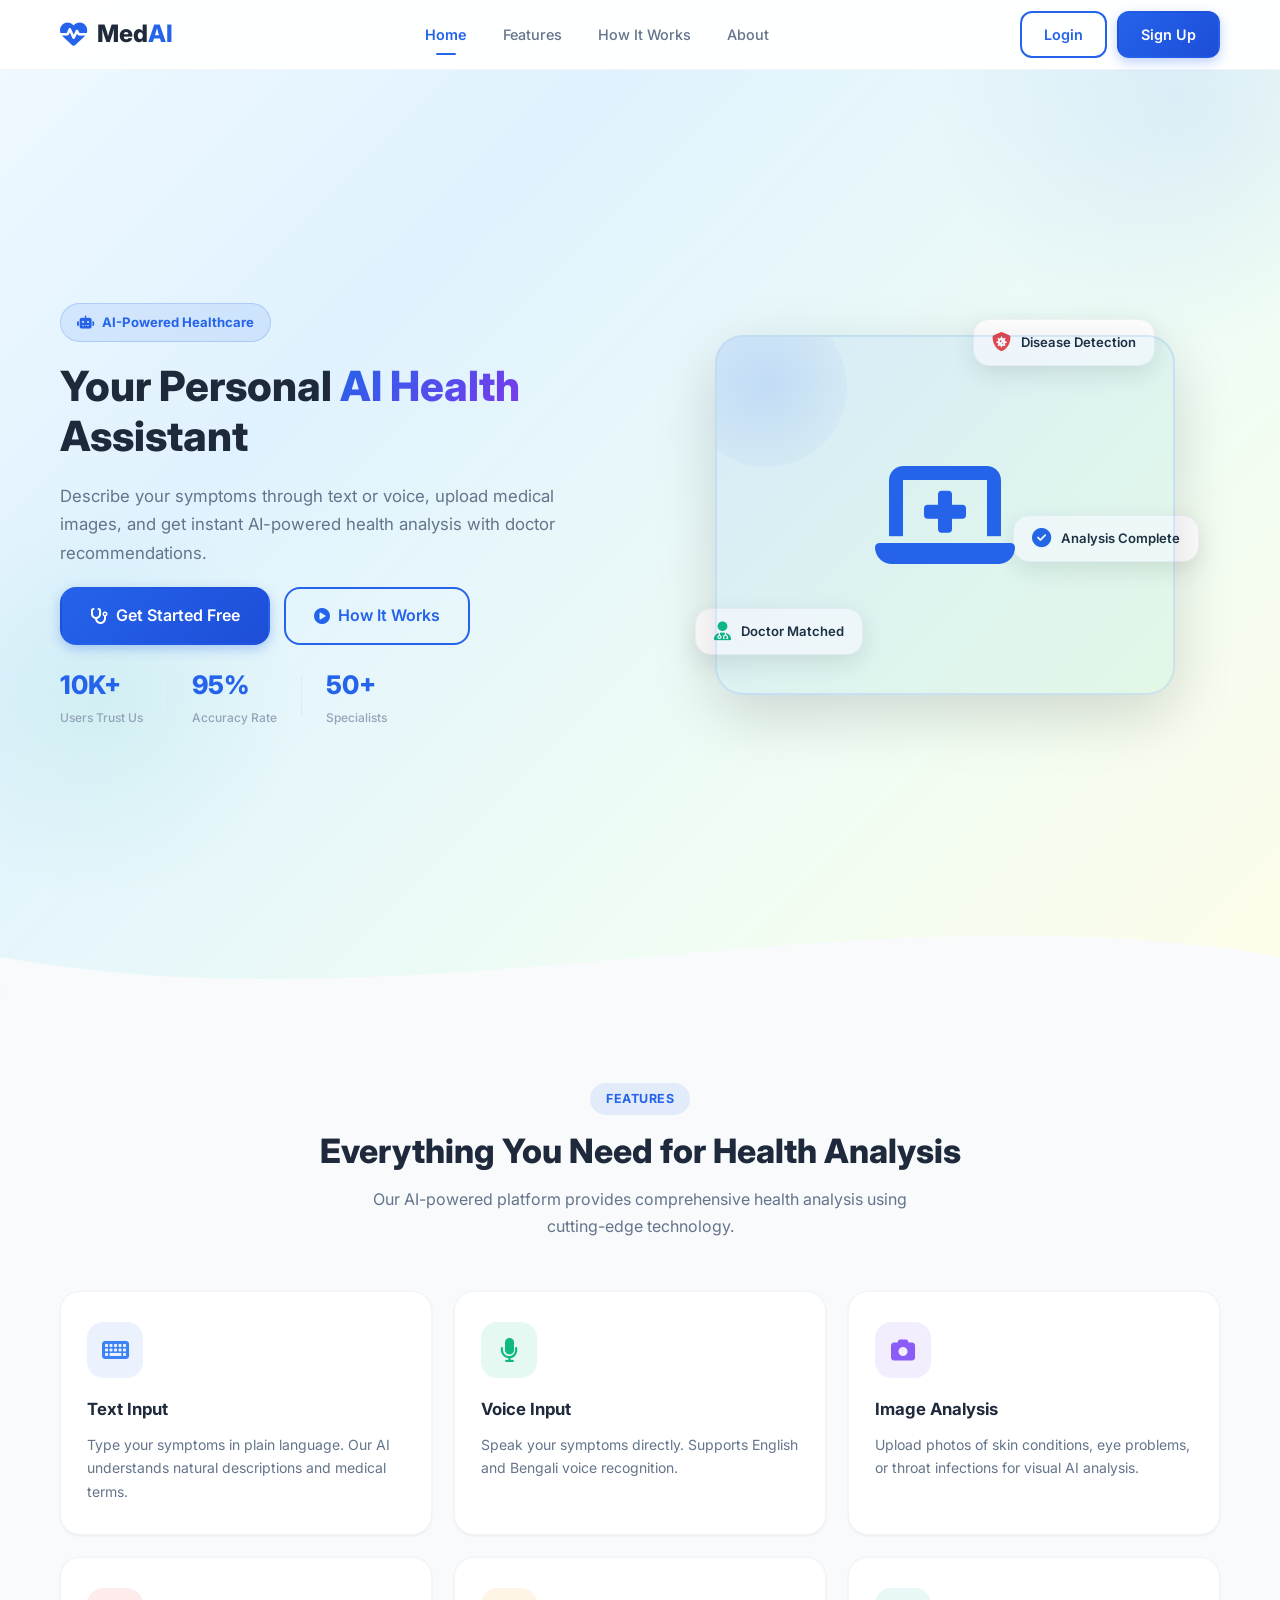
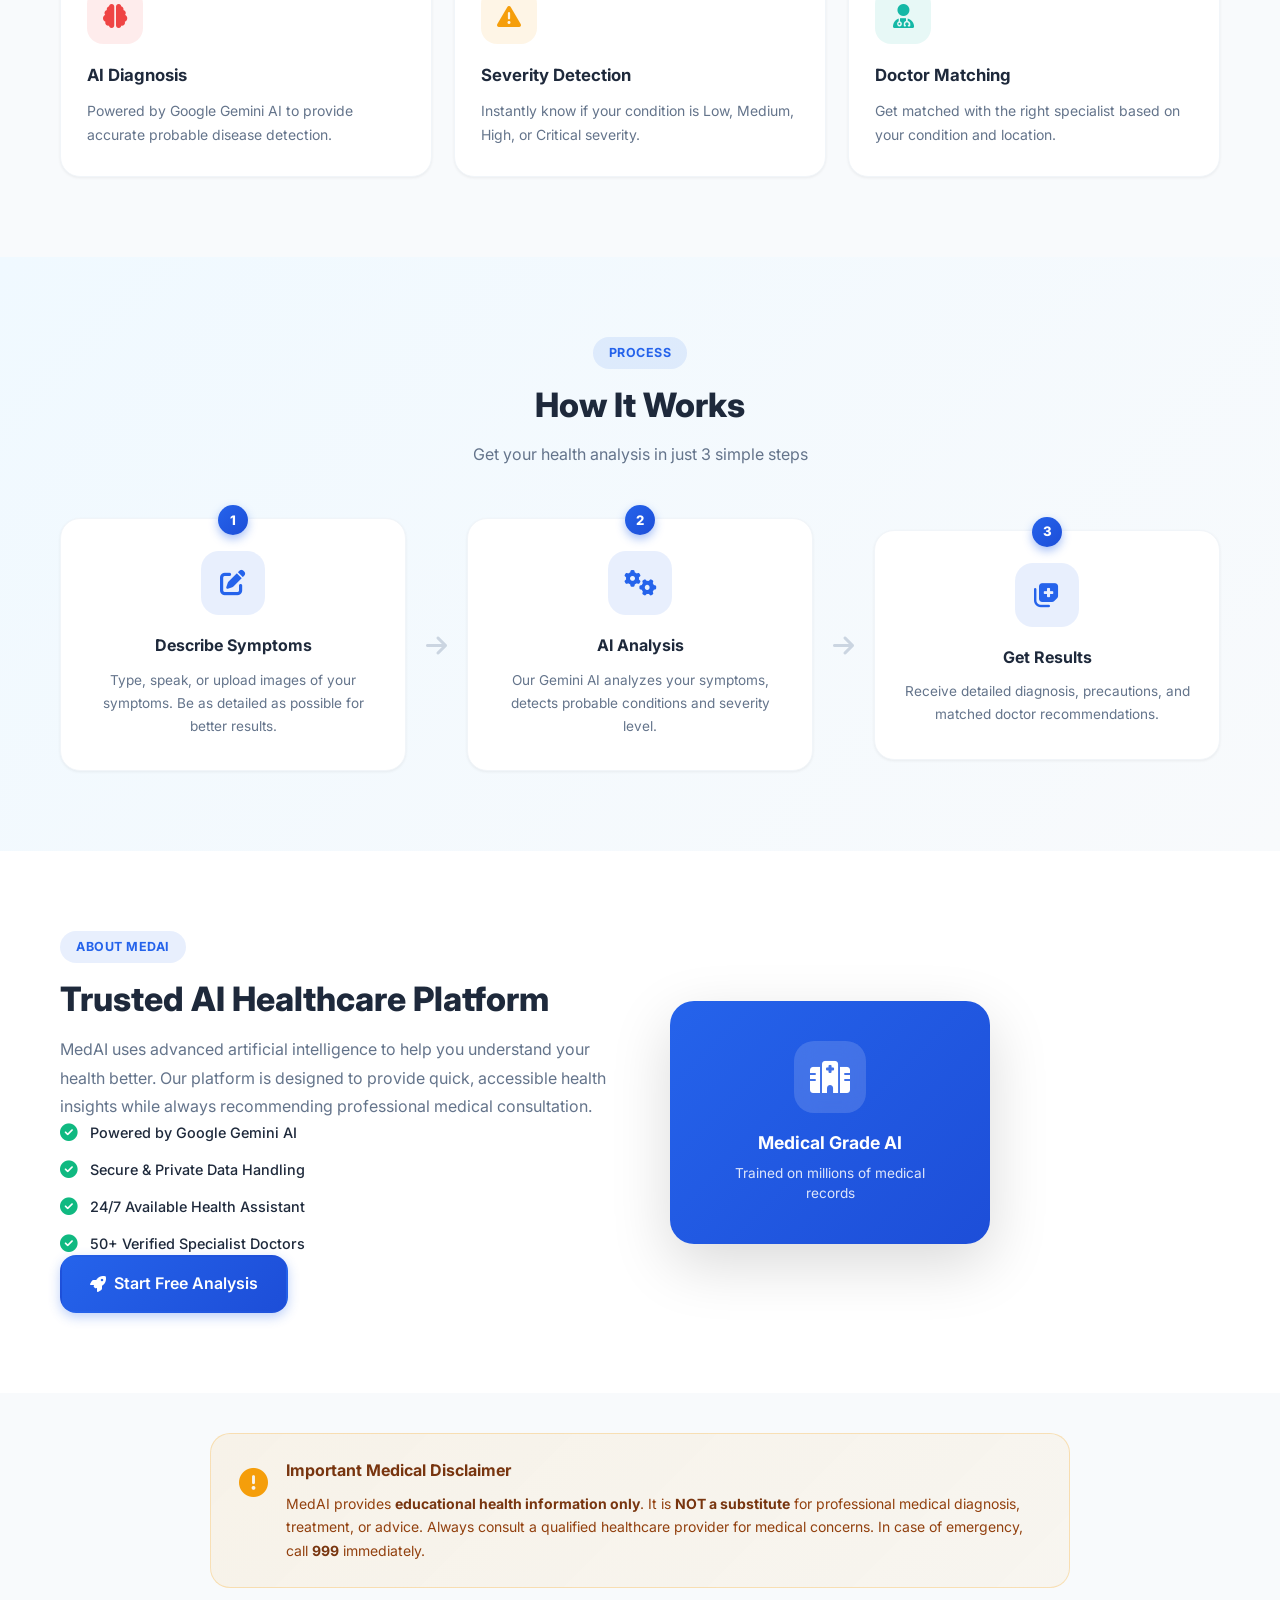
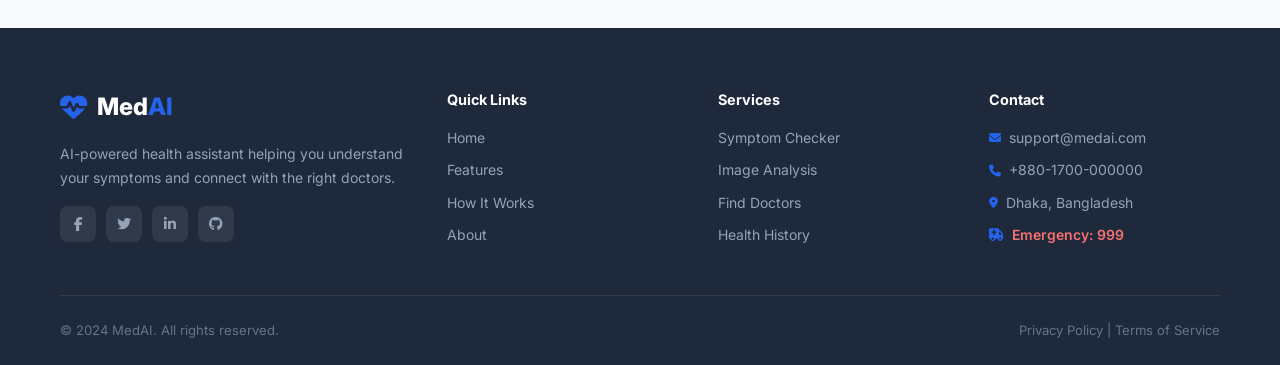
<file: medical-ai-frontend/index.html>
<!DOCTYPE html>
<html lang="en">
<head>
    <meta charset="UTF-8">
    <meta name="viewport" content="width=device-width, initial-scale=1.0">
    <title>MedAI - AI Powered Health Assistant</title>

    <!-- Google Fonts -->
    <link rel="preconnect" href="https://fonts.googleapis.com">
    <link rel="preconnect" href="https://fonts.gstatic.com" crossorigin>
    <link href="https://fonts.googleapis.com/css2?family=Inter:wght@300;400;500;600;700;800&display=swap" rel="stylesheet">

    <!-- Font Awesome Icons -->
    <link rel="stylesheet" href="https://cdnjs.cloudflare.com/ajax/libs/font-awesome/6.5.1/css/all.min.css">

    <!-- CSS Files -->
    <link rel="stylesheet" href="css/style.css">
    <link rel="stylesheet" href="css/responsive.css">
</head>
<body>

    <!-- ==================== NAVBAR ==================== -->
    <nav class="navbar">
        <div class="container navbar-content">

            <!-- Logo -->
            <a href="index.html" class="logo">
                <i class="fas fa-heartbeat"></i>
                <span>Med<span class="logo-highlight">AI</span></span>
            </a>

            <!-- Nav Links -->
            <ul class="nav-links" id="navLinks">
                <li><a href="index.html" class="nav-link active">Home</a></li>
                <li><a href="#features" class="nav-link">Features</a></li>
                <li><a href="#how-it-works" class="nav-link">How It Works</a></li>
                <li><a href="#about" class="nav-link">About</a></li>
            </ul>

            <!-- Auth Buttons -->
            <div class="nav-auth">
                <a href="login.html" class="btn btn-outline">Login</a>
                <a href="register.html" class="btn btn-primary">Sign Up</a>
            </div>

            <!-- Mobile Menu Toggle -->
            <button class="mobile-menu-btn" id="mobileMenuBtn">
                <i class="fas fa-bars"></i>
            </button>

        </div>
    </nav>


    <!-- ==================== HERO SECTION ==================== -->
    <section class="hero">
        <div class="container hero-content">

            <div class="hero-text">
                <span class="hero-badge">
                    <i class="fas fa-robot"></i> AI-Powered Healthcare
                </span>
                <h1 class="hero-title">
                    Your Personal
                    <span class="gradient-text">AI Health</span>
                    Assistant
                </h1>
                <p class="hero-description">
                    Describe your symptoms through text or voice, upload medical images,
                    and get instant AI-powered health analysis with doctor recommendations.
                </p>
                <div class="hero-buttons">
                    <a href="register.html" class="btn btn-primary btn-lg">
                        <i class="fas fa-stethoscope"></i> Get Started Free
                    </a>
                    <a href="#how-it-works" class="btn btn-outline btn-lg">
                        <i class="fas fa-play-circle"></i> How It Works
                    </a>
                </div>
                <div class="hero-stats">
                    <div class="stat-item">
                        <span class="stat-number">10K+</span>
                        <span class="stat-label">Users Trust Us</span>
                    </div>
                    <div class="stat-divider"></div>
                    <div class="stat-item">
                        <span class="stat-number">95%</span>
                        <span class="stat-label">Accuracy Rate</span>
                    </div>
                    <div class="stat-divider"></div>
                    <div class="stat-item">
                        <span class="stat-number">50+</span>
                        <span class="stat-label">Specialists</span>
                    </div>
                </div>
            </div>

            <div class="hero-image">
                <div class="hero-image-wrapper">
                    <div class="hero-card card-1">
                        <i class="fas fa-shield-virus"></i>
                        <span>Disease Detection</span>
                    </div>
                    <div class="hero-card card-2">
                        <i class="fas fa-user-md"></i>
                        <span>Doctor Matched</span>
                    </div>
                    <div class="hero-card card-3">
                        <i class="fas fa-check-circle"></i>
                        <span>Analysis Complete</span>
                    </div>
                    <div class="hero-illustration">
                        <i class="fas fa-laptop-medical"></i>
                    </div>
                </div>
            </div>

        </div>

        <!-- Hero Wave -->
        <div class="hero-wave">
            <svg viewBox="0 0 1440 120" fill="none" xmlns="http://www.w3.org/2000/svg">
                <path d="M0,64 C480,150 960,-20 1440,64 L1440,120 L0,120 Z" fill="#f8fafc"/>
            </svg>
        </div>
    </section>


    <!-- ==================== FEATURES SECTION ==================== -->
    <section class="features" id="features">
        <div class="container">

            <div class="section-header">
                <span class="section-badge">Features</span>
                <h2 class="section-title">Everything You Need for Health Analysis</h2>
                <p class="section-description">
                    Our AI-powered platform provides comprehensive health analysis
                    using cutting-edge technology.
                </p>
            </div>

            <div class="features-grid">

                <!-- Feature 1 -->
                <div class="feature-card">
                    <div class="feature-icon icon-blue">
                        <i class="fas fa-keyboard"></i>
                    </div>
                    <h3 class="feature-title">Text Input</h3>
                    <p class="feature-description">
                        Type your symptoms in plain language. Our AI understands
                        natural descriptions and medical terms.
                    </p>
                </div>

                <!-- Feature 2 -->
                <div class="feature-card">
                    <div class="feature-icon icon-green">
                        <i class="fas fa-microphone"></i>
                    </div>
                    <h3 class="feature-title">Voice Input</h3>
                    <p class="feature-description">
                        Speak your symptoms directly. Supports English and Bengali
                        voice recognition.
                    </p>
                </div>

                <!-- Feature 3 -->
                <div class="feature-card">
                    <div class="feature-icon icon-purple">
                        <i class="fas fa-camera"></i>
                    </div>
                    <h3 class="feature-title">Image Analysis</h3>
                    <p class="feature-description">
                        Upload photos of skin conditions, eye problems, or throat
                        infections for visual AI analysis.
                    </p>
                </div>

                <!-- Feature 4 -->
                <div class="feature-card">
                    <div class="feature-icon icon-red">
                        <i class="fas fa-brain"></i>
                    </div>
                    <h3 class="feature-title">AI Diagnosis</h3>
                    <p class="feature-description">
                        Powered by Google Gemini AI to provide accurate probable
                        disease detection.
                    </p>
                </div>

                <!-- Feature 5 -->
                <div class="feature-card">
                    <div class="feature-icon icon-orange">
                        <i class="fas fa-exclamation-triangle"></i>
                    </div>
                    <h3 class="feature-title">Severity Detection</h3>
                    <p class="feature-description">
                        Instantly know if your condition is Low, Medium, High,
                        or Critical severity.
                    </p>
                </div>

                <!-- Feature 6 -->
                <div class="feature-card">
                    <div class="feature-icon icon-teal">
                        <i class="fas fa-user-md"></i>
                    </div>
                    <h3 class="feature-title">Doctor Matching</h3>
                    <p class="feature-description">
                        Get matched with the right specialist based on your
                        condition and location.
                    </p>
                </div>

            </div>
        </div>
    </section>


    <!-- ==================== HOW IT WORKS ==================== -->
    <section class="how-it-works" id="how-it-works">
        <div class="container">

            <div class="section-header">
                <span class="section-badge">Process</span>
                <h2 class="section-title">How It Works</h2>
                <p class="section-description">
                    Get your health analysis in just 3 simple steps
                </p>
            </div>

            <div class="steps-grid">

                <!-- Step 1 -->
                <div class="step-card">
                    <div class="step-number">1</div>
                    <div class="step-icon">
                        <i class="fas fa-edit"></i>
                    </div>
                    <h3 class="step-title">Describe Symptoms</h3>
                    <p class="step-description">
                        Type, speak, or upload images of your symptoms.
                        Be as detailed as possible for better results.
                    </p>
                </div>

                <!-- Step Arrow -->
                <div class="step-arrow">
                    <i class="fas fa-arrow-right"></i>
                </div>

                <!-- Step 2 -->
                <div class="step-card">
                    <div class="step-number">2</div>
                    <div class="step-icon">
                        <i class="fas fa-cogs"></i>
                    </div>
                    <h3 class="step-title">AI Analysis</h3>
                    <p class="step-description">
                        Our Gemini AI analyzes your symptoms, detects
                        probable conditions and severity level.
                    </p>
                </div>

                <!-- Step Arrow -->
                <div class="step-arrow">
                    <i class="fas fa-arrow-right"></i>
                </div>

                <!-- Step 3 -->
                <div class="step-card">
                    <div class="step-number">3</div>
                    <div class="step-icon">
                        <i class="fas fa-notes-medical"></i>
                    </div>
                    <h3 class="step-title">Get Results</h3>
                    <p class="step-description">
                        Receive detailed diagnosis, precautions, and
                        matched doctor recommendations.
                    </p>
                </div>

            </div>
        </div>
    </section>


    <!-- ==================== ABOUT SECTION ==================== -->
    <section class="about" id="about">
        <div class="container about-content">

            <div class="about-text">
                <span class="section-badge">About MedAI</span>
                <h2 class="section-title">Trusted AI Healthcare Platform</h2>
                <p class="about-description">
                    MedAI uses advanced artificial intelligence to help you understand
                    your health better. Our platform is designed to provide quick,
                    accessible health insights while always recommending professional
                    medical consultation.
                </p>
                <ul class="about-list">
                    <li>
                        <i class="fas fa-check-circle"></i>
                        <span>Powered by Google Gemini AI</span>
                    </li>
                    <li>
                        <i class="fas fa-check-circle"></i>
                        <span>Secure & Private Data Handling</span>
                    </li>
                    <li>
                        <i class="fas fa-check-circle"></i>
                        <span>24/7 Available Health Assistant</span>
                    </li>
                    <li>
                        <i class="fas fa-check-circle"></i>
                        <span>50+ Verified Specialist Doctors</span>
                    </li>
                </ul>
                <a href="register.html" class="btn btn-primary btn-lg">
                    <i class="fas fa-rocket"></i> Start Free Analysis
                </a>
            </div>

            <div class="about-image">
                <div class="about-card">
                    <div class="about-card-icon">
                        <i class="fas fa-hospital"></i>
                    </div>
                    <div class="about-card-text">
                        <h4>Medical Grade AI</h4>
                        <p>Trained on millions of medical records</p>
                    </div>
                </div>
            </div>

        </div>
    </section>


    <!-- ==================== DISCLAIMER SECTION ==================== -->
    <section class="disclaimer">
        <div class="container">
            <div class="disclaimer-box">
                <div class="disclaimer-icon">
                    <i class="fas fa-exclamation-circle"></i>
                </div>
                <div class="disclaimer-text">
                    <h3>Important Medical Disclaimer</h3>
                    <p>
                        MedAI provides <strong>educational health information only</strong>.
                        It is <strong>NOT a substitute</strong> for professional medical
                        diagnosis, treatment, or advice. Always consult a qualified
                        healthcare provider for medical concerns. In case of emergency,
                        call <strong>999</strong> immediately.
                    </p>
                </div>
            </div>
        </div>
    </section>


    <!-- ==================== FOOTER ==================== -->
    <footer class="footer">
        <div class="container">

            <div class="footer-grid">

                <!-- Footer Brand -->
                <div class="footer-brand">
                    <a href="index.html" class="logo">
                        <i class="fas fa-heartbeat"></i>
                        <span>Med<span class="logo-highlight">AI</span></span>
                    </a>
                    <p class="footer-description">
                        AI-powered health assistant helping you understand
                        your symptoms and connect with the right doctors.
                    </p>
                    <div class="footer-social">
                        <a href="#" class="social-link"><i class="fab fa-facebook-f"></i></a>
                        <a href="#" class="social-link"><i class="fab fa-twitter"></i></a>
                        <a href="#" class="social-link"><i class="fab fa-linkedin-in"></i></a>
                        <a href="#" class="social-link"><i class="fab fa-github"></i></a>
                    </div>
                </div>

                <!-- Quick Links -->
                <div class="footer-links">
                    <h4>Quick Links</h4>
                    <ul>
                        <li><a href="index.html">Home</a></li>
                        <li><a href="#features">Features</a></li>
                        <li><a href="#how-it-works">How It Works</a></li>
                        <li><a href="#about">About</a></li>
                    </ul>
                </div>

                <!-- Services -->
                <div class="footer-links">
                    <h4>Services</h4>
                    <ul>
                        <li><a href="symptom-checker.html">Symptom Checker</a></li>
                        <li><a href="#">Image Analysis</a></li>
                        <li><a href="#">Find Doctors</a></li>
                        <li><a href="#">Health History</a></li>
                    </ul>
                </div>

                <!-- Contact -->
                <div class="footer-links">
                    <h4>Contact</h4>
                    <ul>
                        <li>
                            <i class="fas fa-envelope"></i>
                            <a href="mailto:support@medai.com">support@medai.com</a>
                        </li>
                        <li>
                            <i class="fas fa-phone"></i>
                            <a href="tel:+8801700000000">+880-1700-000000</a>
                        </li>
                        <li>
                            <i class="fas fa-map-marker-alt"></i>
                            <span>Dhaka, Bangladesh</span>
                        </li>
                        <li>
                            <i class="fas fa-ambulance"></i>
                            <a href="tel:999" class="emergency-link">Emergency: 999</a>
                        </li>
                    </ul>
                </div>

            </div>

            <!-- Footer Bottom -->
            <div class="footer-bottom">
                <p>&copy; 2024 MedAI. All rights reserved.</p>
                <p>
                    <a href="#">Privacy Policy</a> |
                    <a href="#">Terms of Service</a>
                </p>
            </div>

        </div>
    </footer>


    <!-- ==================== SCRIPTS ==================== -->
    <script src="js/config.js"></script>
    <script src="js/app.js"></script>

</body>
</html>
</file>
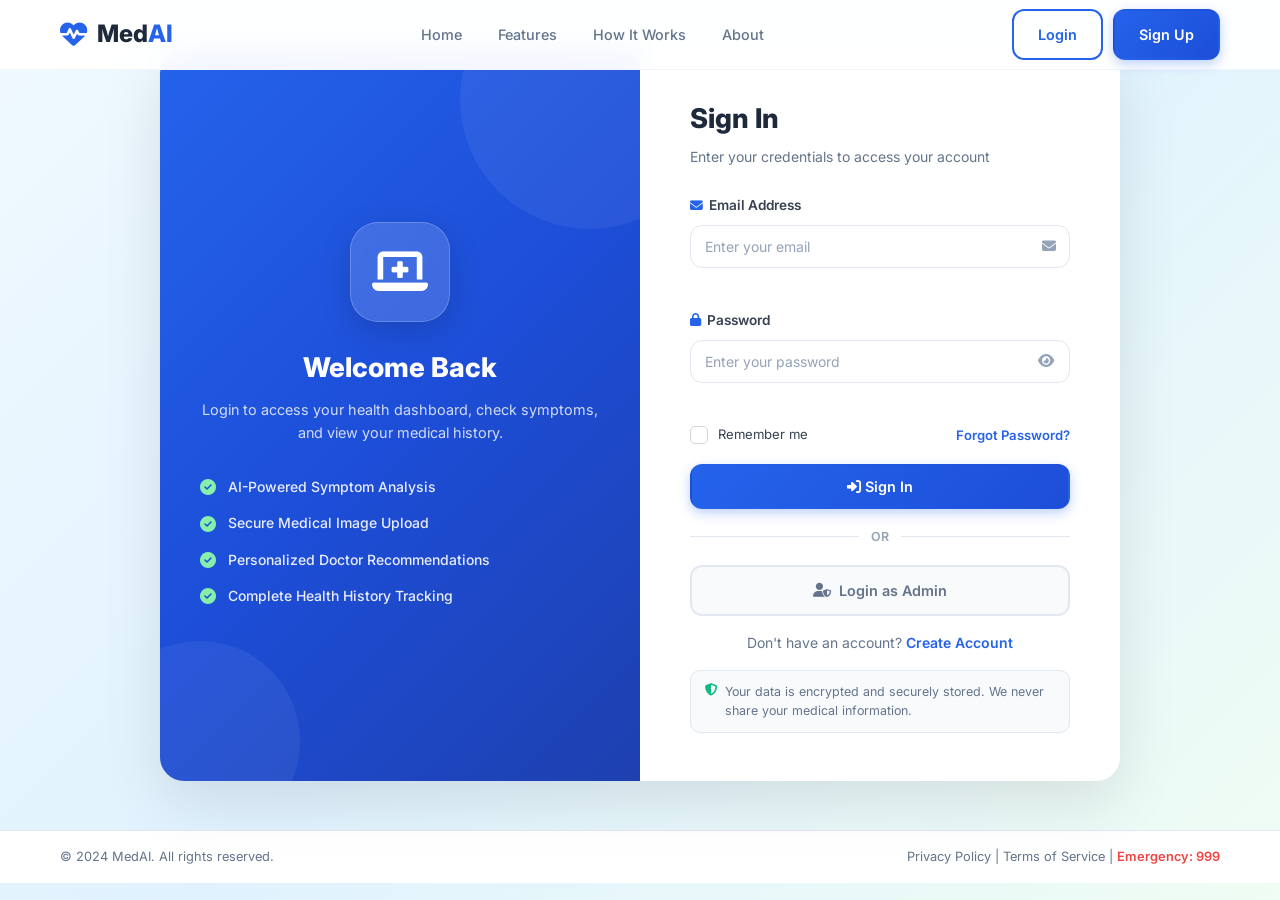
<file: medical-ai-frontend/dashboard.html>
<!doctype html>
<html lang="en">
  <head>
    <meta charset="UTF-8" />
    <meta name="viewport" content="width=device-width, initial-scale=1.0" />
    <title>Dashboard - MedAI Health Assistant</title>

    <!-- Google Fonts -->
    <link rel="preconnect" href="https://fonts.googleapis.com" />
    <link rel="preconnect" href="https://fonts.gstatic.com" crossorigin />
    <link
      href="https://fonts.googleapis.com/css2?family=Inter:wght@300;400;500;600;700;800&display=swap"
      rel="stylesheet"
    />

    <!-- Font Awesome Icons -->
    <link
      rel="stylesheet"
      href="https://cdnjs.cloudflare.com/ajax/libs/font-awesome/6.5.1/css/all.min.css"
    />

    <!-- CSS Files -->
    <link rel="stylesheet" href="css/style.css" />
    <link rel="stylesheet" href="css/dashboard.css" />
    <link rel="stylesheet" href="css/responsive.css" />
    <!-- Page Loader Styling -->
    <style>
      #pageLoader {
        position: fixed;
        top: 0;
        left: 0;
        width: 100%;
        height: 100%;
        background: #0f172a;
        z-index: 999999;
        display: flex;
        align-items: center;
        justify-content: center;
        transition: opacity 0.3s ease, visibility 0.3s ease;
      }
      .loader-content {
        text-align: center;
      }
      .loader-icon {
        color: #3b82f6;
        font-size: 2.5rem;
        margin-bottom: 15px;
        animation: loaderPulse 1.5s infinite ease-in-out;
      }
      .loader-text {
        color: #f8fafc;
        font-family: 'Inter', sans-serif;
        font-size: 1.1rem;
        font-weight: 500;
        letter-spacing: 0.05em;
      }
      .loader-bar {
        width: 40px;
        height: 3px;
        background: #3b82f6;
        margin: 12px auto 0;
        border-radius: 2px;
        animation: loaderExpand 1.5s infinite ease-in-out;
      }
      @keyframes loaderPulse {
        0%, 100% { transform: scale(1); opacity: 0.7; }
        50% { transform: scale(1.15); opacity: 1; }
      }
      @keyframes loaderExpand {
        0%, 100% { width: 10px; }
        50% { width: 40px; }
      }
      .loader-fade-out {
        opacity: 0 !important;
        visibility: hidden !important;
      }
    </style>
  </head>
  <body class="dashboard-body">
    <!-- Page Loader -->
    <div id="pageLoader">
      <div class="loader-content">
        <div class="loader-icon">
          <i class="fas fa-heartbeat"></i>
        </div>
        <div class="loader-text">Med<span style="color: #3b82f6;">AI</span></div>
        <div class="loader-bar"></div>
      </div>
    </div>

    <!-- ==================== SIDEBAR ==================== -->
    <aside class="sidebar" id="sidebar">
      <!-- Sidebar Logo -->
      <div class="sidebar-header">
        <a href="index.html" class="logo">
          <i class="fas fa-heartbeat"></i>
          <span>Med<span class="logo-highlight">AI</span></span>
        </a>
        <button class="sidebar-close" id="sidebarClose">
          <i class="fas fa-times"></i>
        </button>
      </div>

      <!-- Sidebar Navigation -->
      <nav class="sidebar-nav">
        <div class="nav-section">
          <span class="nav-section-title">Main Menu</span>
          <ul>
            <li>
              <a href="dashboard.html" class="sidebar-link active">
                <i class="fas fa-th-large"></i>
                <span>Dashboard</span>
              </a>
            </li>
            <li>
              <a href="symptom-checker.html" class="sidebar-link">
                <i class="fas fa-stethoscope"></i>
                <span>Symptom Checker</span>
              </a>
            </li>
            <li>
              <a href="results.html" class="sidebar-link">
                <i class="fas fa-file-medical-alt"></i>
                <span>Last Results</span>
              </a>
            </li>
          </ul>
        </div>

        <div class="nav-section">
          <span class="nav-section-title">Health Records</span>
          <ul>
            <li>
              <a href="#" class="sidebar-link" id="historyLink">
                <i class="fas fa-history"></i>
                <span>My History</span>
              </a>
            </li>
            <li>
              <a href="#" class="sidebar-link" id="doctorsLink">
                <i class="fas fa-user-md"></i>
                <span>My Doctors</span>
              </a>
            </li>
          </ul>
        </div>

        <div class="nav-section">
          <span class="nav-section-title">Account</span>
          <ul>
            <li>
              <a href="#" class="sidebar-link" id="profileLink">
                <i class="fas fa-user-circle"></i>
                <span>My Profile</span>
              </a>
            </li>
            <li>
              <a href="#" class="sidebar-link" id="settingsLink">
                <i class="fas fa-cog"></i>
                <span>Settings</span>
              </a>
            </li>
            <li>
              <a href="#" class="sidebar-link logout-link" id="logoutBtn">
                <i class="fas fa-sign-out-alt"></i>
                <span>Logout</span>
              </a>
            </li>
          </ul>
        </div>
      </nav>

      <!-- Sidebar Footer -->
      <div class="sidebar-footer">
        <div class="sidebar-user" id="sidebarUser">
          <div class="sidebar-user-avatar">
            <i class="fas fa-user"></i>
          </div>
          <div class="sidebar-user-info">
            <span class="sidebar-user-name" id="sidebarUserName"
              >Loading...</span
            >
            <span class="sidebar-user-role" id="sidebarUserRole">Patient</span>
          </div>
        </div>
      </div>
    </aside>

    <!-- ==================== MAIN CONTENT ==================== -->
    <main class="main-content" id="mainContent">
      <!-- Top Bar -->
      <header class="topbar">
        <div class="topbar-left">
          <button class="sidebar-toggle" id="sidebarToggle">
            <i class="fas fa-bars"></i>
          </button>
          <div class="topbar-title">
            <h1>Dashboard</h1>
            <p class="topbar-greeting" id="greetingText">Welcome back!</p>
          </div>
        </div>
        <div class="topbar-right">
          <div class="topbar-date" id="currentDate">
            <i class="fas fa-calendar-alt"></i>
            <span></span>
          </div>
          <div class="topbar-notification">
            <button class="notification-btn" id="notificationBtn">
              <i class="fas fa-bell"></i>
              <span class="notification-badge" id="notificationBadge">2</span>
            </button>
            <!-- ==================== NOTIFICATION PANEL ==================== -->
            <div
              class="notification-panel"
              id="notificationPanel"
              style="display: none"
            >
              <div class="notification-header">
                <h3><i class="fas fa-bell"></i> Notifications</h3>
                <button class="mark-all-read" id="markAllRead">
                  Mark all read
                </button>
              </div>
              <div class="notification-list" id="notificationList">
                <div class="notification-item unread">
                  <div class="notification-icon notif-blue">
                    <i class="fas fa-info-circle"></i>
                  </div>
                  <div class="notification-content">
                    <p>Welcome to MedAI! Start your first health check now.</p>
                    <span class="notification-time">Just now</span>
                  </div>
                </div>

                <div class="notification-item unread">
                  <div class="notification-icon notif-green">
                    <i class="fas fa-shield-alt"></i>
                  </div>
                  <div class="notification-content">
                    <p>Your account is secured with encryption. Stay safe!</p>
                    <span class="notification-time">1 hour ago</span>
                  </div>
                </div>
              </div>
            </div>
          </div>
          <div class="topbar-user" id="topbarUser">
            <div class="topbar-user-avatar">
              <i class="fas fa-user"></i>
            </div>
            <span class="topbar-user-name" id="topbarUserName">User</span>
            <i class="fas fa-chevron-down"></i>

            <!-- User Dropdown -->
            <div class="user-dropdown" id="userDropdown">
              <a href="#" id="dropdownProfile">
                <i class="fas fa-user-circle"></i> My Profile
              </a>
              <a href="#" id="dropdownSettings">
                <i class="fas fa-cog"></i> Settings
              </a>
              <hr />
              <a href="#" id="dropdownLogout" class="logout-link">
                <i class="fas fa-sign-out-alt"></i> Logout
              </a>
            </div>
          </div>
        </div>
      </header>

      <!-- Dashboard Content -->
      <div class="dashboard-content">
        <!-- ==================== STATS CARDS ==================== -->
        <section class="stats-section">
          <div class="stats-grid">
            <!-- Total Checkups -->
            <div class="stat-card stat-card-blue">
              <div class="stat-card-icon">
                <i class="fas fa-stethoscope"></i>
              </div>
              <div class="stat-card-info">
                <span class="stat-card-number" id="totalCheckups">0</span>
                <span class="stat-card-label">Total Checkups</span>
              </div>
            </div>

            <!-- Last Severity -->
            <div class="stat-card stat-card-green">
              <div class="stat-card-icon">
                <i class="fas fa-heartbeat"></i>
              </div>
              <div class="stat-card-info">
                <span class="stat-card-number" id="lastSeverity">N/A</span>
                <span class="stat-card-label">Last Severity</span>
              </div>
            </div>

            <!-- Doctors Consulted -->
            <div class="stat-card stat-card-purple">
              <div class="stat-card-icon">
                <i class="fas fa-user-md"></i>
              </div>
              <div class="stat-card-info">
                <span class="stat-card-number" id="doctorsConsulted">0</span>
                <span class="stat-card-label">Doctors Recommended</span>
              </div>
            </div>

            <!-- Images Analyzed -->
            <div class="stat-card stat-card-orange">
              <div class="stat-card-icon">
                <i class="fas fa-camera-retro"></i>
              </div>
              <div class="stat-card-info">
                <span class="stat-card-number" id="imagesAnalyzed">0</span>
                <span class="stat-card-label">Images Analyzed</span>
              </div>
            </div>
          </div>
        </section>

        <!-- ==================== QUICK ACTIONS ==================== -->
        <section class="quick-actions-section">
          <h2 class="section-heading">
            <i class="fas fa-bolt"></i> Quick Actions
          </h2>
          <div class="quick-actions-grid">
            <!-- New Symptom Check -->
            <a
              href="symptom-checker.html"
              class="quick-action-card action-primary"
            >
              <div class="quick-action-icon">
                <i class="fas fa-plus-circle"></i>
              </div>
              <h3>New Symptom Check</h3>
              <p>Start a new AI-powered health analysis</p>
            </a>

            <!-- Voice Input -->
            <a
              href="symptom-checker.html#voice"
              class="quick-action-card action-green"
            >
              <div class="quick-action-icon">
                <i class="fas fa-microphone"></i>
              </div>
              <h3>Voice Analysis</h3>
              <p>Speak your symptoms for quick check</p>
            </a>

            <!-- Image Upload -->
            <a
              href="symptom-checker.html#image"
              class="quick-action-card action-purple"
            >
              <div class="quick-action-icon">
                <i class="fas fa-camera"></i>
              </div>
              <h3>Image Upload</h3>
              <p>Upload skin, eye, or throat images</p>
            </a>

            <!-- Find Doctor -->
            <a
              href="#"
              class="quick-action-card action-orange"
              id="findDoctorBtn"
            >
              <div class="quick-action-icon">
                <i class="fas fa-search"></i>
              </div>
              <h3>Find Doctor</h3>
              <p>Search specialists near you</p>
            </a>
          </div>
        </section>

        <!-- ==================== MAIN GRID ==================== -->
        <div class="dashboard-grid">
          <!-- ==================== RECENT HISTORY ==================== -->
          <section class="history-section">
            <div class="section-header-row">
              <h2 class="section-heading">
                <i class="fas fa-history"></i> Recent History
              </h2>
              <a href="#" class="view-all-link" id="viewAllHistory">
                View All <i class="fas fa-arrow-right"></i>
              </a>
            </div>

            <!-- History List -->
            <div class="history-list" id="historyList">
              <!-- Loading State -->
              <div class="loading-state" id="historyLoading">
                <div class="skeleton-card"></div>
                <div class="skeleton-card"></div>
                <div class="skeleton-card"></div>
              </div>

              <!-- Empty State -->
              <div class="empty-state" id="historyEmpty" style="display: none">
                <div class="empty-icon">
                  <i class="fas fa-clipboard-list"></i>
                </div>
                <h3>No History Yet</h3>
                <p>Start your first symptom check to see results here</p>
                <a href="symptom-checker.html" class="btn btn-primary btn-sm">
                  <i class="fas fa-plus"></i> Start Now
                </a>
              </div>

              <!-- History Cards Container -->
              <div class="history-cards" id="historyCards">
                <!-- Cards will be loaded by JavaScript -->
              </div>
            </div>
          </section>

          <!-- ==================== HEALTH TIPS ==================== -->
          <section class="tips-section">
            <h2 class="section-heading">
              <i class="fas fa-lightbulb"></i> Health Tips
            </h2>

            <div class="tips-list">
              <!-- Tip 1 -->
              <div class="tip-card">
                <div class="tip-icon tip-icon-blue">
                  <i class="fas fa-tint"></i>
                </div>
                <div class="tip-content">
                  <h4>Stay Hydrated</h4>
                  <p>
                    Drink at least 8 glasses of water daily to maintain good
                    health
                  </p>
                </div>
              </div>

              <!-- Tip 2 -->
              <div class="tip-card">
                <div class="tip-icon tip-icon-green">
                  <i class="fas fa-running"></i>
                </div>
                <div class="tip-content">
                  <h4>Exercise Regularly</h4>
                  <p>
                    30 minutes of daily exercise can boost immunity and energy
                  </p>
                </div>
              </div>

              <!-- Tip 3 -->
              <div class="tip-card">
                <div class="tip-icon tip-icon-purple">
                  <i class="fas fa-bed"></i>
                </div>
                <div class="tip-content">
                  <h4>Sleep Well</h4>
                  <p>
                    Get 7-8 hours of quality sleep for better mental and
                    physical health
                  </p>
                </div>
              </div>

              <!-- Tip 4 -->
              <div class="tip-card">
                <div class="tip-icon tip-icon-orange">
                  <i class="fas fa-apple-alt"></i>
                </div>
                <div class="tip-content">
                  <h4>Eat Balanced Diet</h4>
                  <p>Include fruits, vegetables, and proteins in every meal</p>
                </div>
              </div>

              <!-- Tip 5 -->
              <div class="tip-card">
                <div class="tip-icon tip-icon-red">
                  <i class="fas fa-hand-sparkles"></i>
                </div>
                <div class="tip-content">
                  <h4>Wash Hands Often</h4>
                  <p>Regular hand washing prevents 80% of common infections</p>
                </div>
              </div>
            </div>
          </section>
        </div>

        <!-- ==================== PROFILE MODAL ==================== -->
        <div class="modal-overlay" id="profileModal" style="display: none">
          <div class="modal">
            <div class="modal-header">
              <h2><i class="fas fa-user-circle"></i> My Profile</h2>
              <button class="modal-close" id="profileModalClose">
                <i class="fas fa-times"></i>
              </button>
            </div>
            <div class="modal-body">
              <form id="profileForm" class="profile-form">
                <div class="profile-avatar-section">
                  <div class="profile-avatar-big">
                    <i class="fas fa-user"></i>
                  </div>
                </div>

                <div class="form-row">
                  <div class="form-group">
                    <label class="form-label">
                      <i class="fas fa-user"></i> Full Name
                    </label>
                    <input
                      type="text"
                      id="profileName"
                      class="form-input"
                      placeholder="Your name"
                    />
                  </div>
                  <div class="form-group">
                    <label class="form-label">
                      <i class="fas fa-envelope"></i> Email
                    </label>
                    <input
                      type="email"
                      id="profileEmail"
                      class="form-input"
                      placeholder="Your email"
                      disabled
                    />
                  </div>
                </div>

                <div class="form-row">
                  <div class="form-group">
                    <label class="form-label">
                      <i class="fas fa-birthday-cake"></i> Age
                    </label>
                    <input
                      type="number"
                      id="profileAge"
                      class="form-input"
                      placeholder="Your age"
                      min="1"
                      max="120"
                    />
                  </div>
                  <div class="form-group">
                    <label class="form-label">
                      <i class="fas fa-venus-mars"></i> Gender
                    </label>
                    <select id="profileGender" class="form-input">
                      <option value="">Select Gender</option>
                      <option value="male">Male</option>
                      <option value="female">Female</option>
                      <option value="other">Other</option>
                    </select>
                  </div>
                </div>

                <div
                  class="alert alert-success"
                  id="profileSuccess"
                  style="display: none"
                >
                  <i class="fas fa-check-circle"></i>
                  <span>Profile updated successfully!</span>
                </div>

                <div
                  class="alert alert-error"
                  id="profileError"
                  style="display: none"
                >
                  <i class="fas fa-exclamation-circle"></i>
                  <span id="profileErrorMessage">Something went wrong</span>
                </div>

                <button type="submit" class="btn btn-primary btn-full">
                  <i class="fas fa-save"></i> Save Changes
                </button>
              </form>
            </div>
          </div>
        </div>

        <!-- ==================== DOCTORS MODAL ==================== -->
        <div class="modal-overlay" id="doctorsModal" style="display: none">
          <div class="modal modal-large">
            <div class="modal-header">
              <h2><i class="fas fa-user-md"></i> Find Doctors</h2>
              <button class="modal-close" id="doctorsModalClose">
                <i class="fas fa-times"></i>
              </button>
            </div>
            <div class="modal-body">
              <!-- Search Filters -->
              <div class="doctor-filters">
                <div class="form-group">
                  <select id="specialtyFilter" class="form-input">
                    <option value="">All Specialties</option>
                    <option value="General Physician">General Physician</option>
                    <option value="Dermatologist">Dermatologist</option>
                    <option value="Ophthalmologist">Ophthalmologist</option>
                    <option value="ENT Specialist">ENT Specialist</option>
                    <option value="Neurologist">Neurologist</option>
                    <option value="Cardiologist">Cardiologist</option>
                  </select>
                </div>
                <div class="form-group">
                  <select id="locationFilter" class="form-input">
                    <option value="">All Locations</option>
                    <option value="Mumbai">Mumbai</option>
                    <option value="Delhi">Delhi</option>
                    <option value="Bangalore">Bangalore</option>
                    <option value="Chennai">Chennai</option>
                    <option value="Kolkata">Kolkata</option>
                    <option value="Hyderabad">Hyderabad</option>
                    <option value="Pune">Pune</option>
                    <option value="Jaipur">Jaipur</option>
                    <option value="Ahmedabad">Ahmedabad</option>
                  </select>
                </div>
                <button class="btn btn-primary btn-sm" id="filterDoctorsBtn">
                  <i class="fas fa-search"></i> Search
                </button>
              </div>

              <!-- Doctors List -->
              <div class="doctors-grid" id="doctorsGrid">
                <!-- Loading State -->
                <div class="loading-state" id="doctorsLoading">
                  <div class="skeleton-card"></div>
                  <div class="skeleton-card"></div>
                </div>

                <!-- Doctor Cards Container -->
                <div id="doctorCards">
                  <!-- Cards will be loaded by JavaScript -->
                </div>
              </div>
            </div>
          </div>
        </div>

        <!-- ==================== SETTINGS MODAL ==================== -->
        <div class="modal-overlay" id="settingsModal" style="display: none">
          <div class="modal">
            <div class="modal-header">
              <h2><i class="fas fa-cog"></i> Settings</h2>
              <button class="modal-close" id="settingsModalClose">
                <i class="fas fa-times"></i>
              </button>
            </div>
            <div class="modal-body">
              <!-- Change Password -->
              <div class="settings-section">
                <h3><i class="fas fa-lock"></i> Change Password</h3>
                <form id="changePasswordForm">
                  <div class="form-group">
                    <label class="form-label">Current Password</label>
                    <input
                      type="password"
                      id="currentPassword"
                      class="form-input"
                      placeholder="Enter current password"
                      required
                    />
                  </div>
                  <div class="form-group">
                    <label class="form-label">New Password</label>
                    <input
                      type="password"
                      id="newPassword"
                      class="form-input"
                      placeholder="Enter new password"
                      required
                      minlength="6"
                    />
                  </div>
                  <div class="form-group">
                    <label class="form-label">Confirm New Password</label>
                    <input
                      type="password"
                      id="confirmPassword"
                      class="form-input"
                      placeholder="Confirm new password"
                      required
                      minlength="6"
                    />
                  </div>

                  <div
                    class="alert alert-success"
                    id="passwordSuccess"
                    style="display: none"
                  >
                    <i class="fas fa-check-circle"></i>
                    <span>Password changed successfully!</span>
                  </div>

                  <div
                    class="alert alert-error"
                    id="passwordError"
                    style="display: none"
                  >
                    <i class="fas fa-exclamation-circle"></i>
                    <span id="passwordErrorMessage">Error</span>
                  </div>

                  <button type="submit" class="btn btn-primary btn-full">
                    <i class="fas fa-key"></i> Update Password
                  </button>
                </form>
              </div>

              <!-- Danger Zone -->
              <div class="settings-section danger-zone">
                <h3><i class="fas fa-exclamation-triangle"></i> Danger Zone</h3>
                <p>
                  Deleting your account will permanently remove all your data
                  including health history.
                </p>
                <button class="btn btn-danger btn-full" id="deleteAccountBtn">
                  <i class="fas fa-trash-alt"></i> Delete My Account
                </button>
              </div>
            </div>
          </div>
        </div>

        <!-- ==================== DELETE CONFIRM MODAL ==================== -->
        <div
          class="modal-overlay"
          id="deleteConfirmModal"
          style="display: none"
        >
          <div class="modal modal-small">
            <div class="modal-header modal-header-danger">
              <h2>
                <i class="fas fa-exclamation-triangle"></i> Confirm Deletion
              </h2>
              <button class="modal-close" id="deleteConfirmClose">
                <i class="fas fa-times"></i>
              </button>
            </div>
            <div class="modal-body">
              <div class="delete-confirm-content">
                <div class="delete-icon">
                  <i class="fas fa-trash-alt"></i>
                </div>
                <p>
                  Are you sure you want to delete your account? This action
                  cannot be undone. All your data will be permanently removed.
                </p>
                <div class="form-group">
                  <label class="form-label">Type your email to confirm:</label>
                  <input
                    type="email"
                    id="deleteConfirmEmail"
                    class="form-input"
                    placeholder="Enter your email"
                  />
                </div>
                <div class="delete-confirm-buttons">
                  <button class="btn btn-outline" id="cancelDeleteBtn">
                    <i class="fas fa-times"></i> Cancel
                  </button>
                  <button class="btn btn-danger" id="confirmDeleteBtn">
                    <i class="fas fa-trash-alt"></i> Delete Forever
                  </button>
                </div>
              </div>
            </div>
          </div>
        </div>
      </div>
    </main>

    <!-- ==================== SCRIPTS ==================== -->
    <script src="js/config.js"></script>
    <script src="js/api.js"></script>
    <script src="js/dashboard.js"></script>
  </body>
</html>
</file>
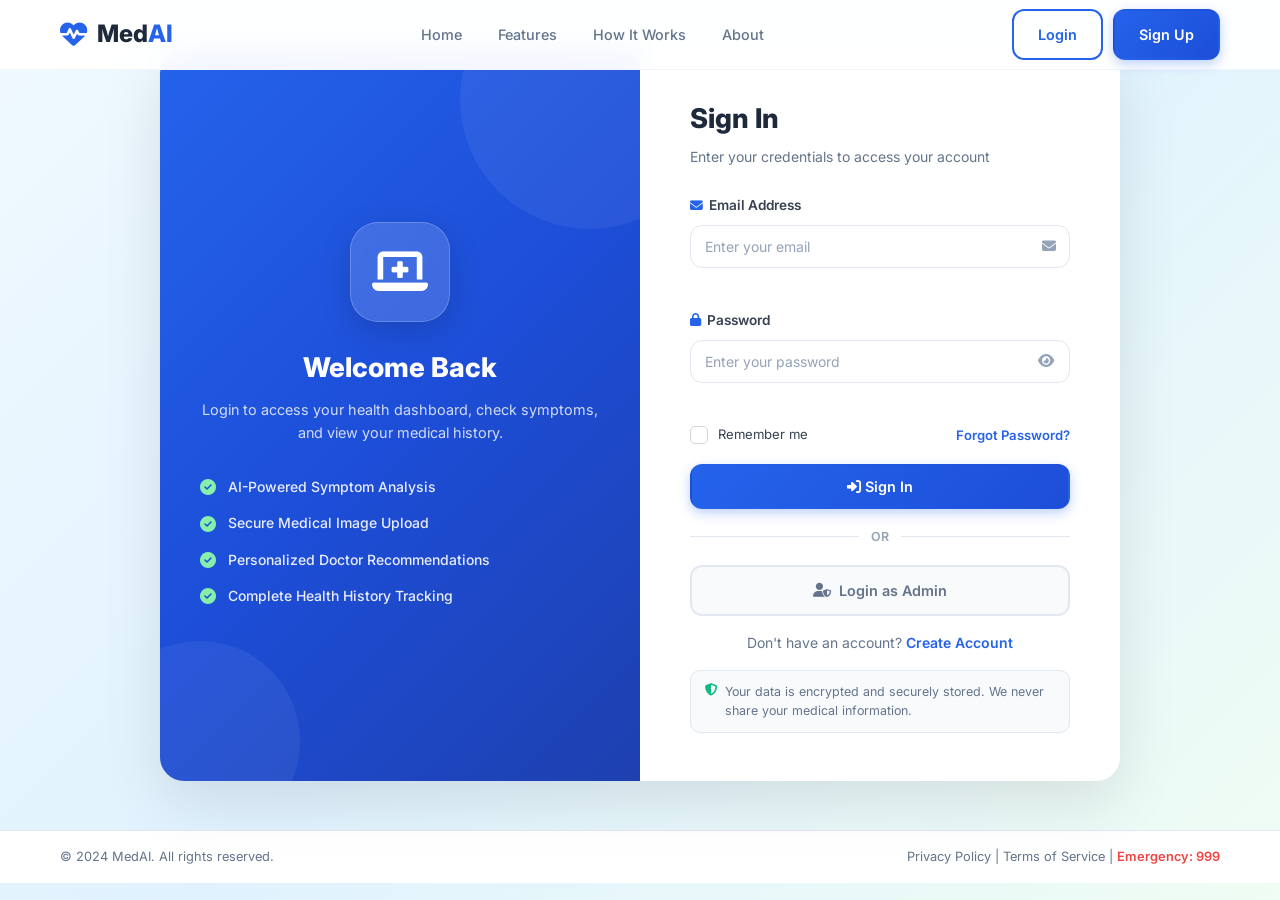
<file: medical-ai-frontend/login.html>
<!doctype html>
<html lang="en">
  <head>
    <meta charset="UTF-8" />
    <meta name="viewport" content="width=device-width, initial-scale=1.0" />
    <title>Login - MedAI Health Assistant</title>

    <!-- Google Fonts -->
    <link rel="preconnect" href="https://fonts.googleapis.com" />
    <link rel="preconnect" href="https://fonts.gstatic.com" crossorigin />
    <link
      href="https://fonts.googleapis.com/css2?family=Inter:wght@300;400;500;600;700;800&display=swap"
      rel="stylesheet"
    />

    <!-- Font Awesome Icons -->
    <link
      rel="stylesheet"
      href="https://cdnjs.cloudflare.com/ajax/libs/font-awesome/6.5.1/css/all.min.css"
    />

    <!-- CSS Files -->
    <link rel="stylesheet" href="css/style.css" />
    <link rel="stylesheet" href="css/auth.css" />
    <link rel="stylesheet" href="css/responsive.css" />
  </head>
  <body class="auth-body">
    <!-- ==================== NAVBAR ==================== -->
    <nav class="navbar">
      <div class="container navbar-content">
        <!-- Logo -->
        <a href="index.html" class="logo">
          <i class="fas fa-heartbeat"></i>
          <span>Med<span class="logo-highlight">AI</span></span>
        </a>

        <!-- Nav Links -->
        <ul class="nav-links" id="navLinks">
          <li><a href="index.html" class="nav-link">Home</a></li>
          <li><a href="index.html#features" class="nav-link">Features</a></li>
          <li>
            <a href="index.html#how-it-works" class="nav-link">How It Works</a>
          </li>
          <li><a href="index.html#about" class="nav-link">About</a></li>
        </ul>

        <!-- Auth Buttons -->
        <div class="nav-auth">
          <a href="login.html" class="btn btn-outline active">Login</a>
          <a href="register.html" class="btn btn-primary">Sign Up</a>
        </div>

        <!-- Mobile Menu Toggle -->
        <button class="mobile-menu-btn" id="mobileMenuBtn">
          <i class="fas fa-bars"></i>
        </button>
      </div>
    </nav>

    <!-- ==================== LOGIN SECTION ==================== -->
    <section class="auth-section">
      <div class="container">
        <div class="auth-wrapper">
          <!-- Left Side - Illustration -->
          <div class="auth-left">
            <div class="auth-illustration">
              <div class="auth-icon-big">
                <i class="fas fa-laptop-medical"></i>
              </div>
              <h2>Welcome Back</h2>
              <p>
                Login to access your health dashboard, check symptoms, and view
                your medical history.
              </p>

              <div class="auth-features-list">
                <div class="auth-feature-item">
                  <i class="fas fa-check-circle"></i>
                  <span>AI-Powered Symptom Analysis</span>
                </div>
                <div class="auth-feature-item">
                  <i class="fas fa-check-circle"></i>
                  <span>Secure Medical Image Upload</span>
                </div>
                <div class="auth-feature-item">
                  <i class="fas fa-check-circle"></i>
                  <span>Personalized Doctor Recommendations</span>
                </div>
                <div class="auth-feature-item">
                  <i class="fas fa-check-circle"></i>
                  <span>Complete Health History Tracking</span>
                </div>
              </div>
            </div>
          </div>

          <!-- Right Side - Login Form -->
          <div class="auth-right">
            <div class="auth-form-container">
              <!-- Form Header -->
              <div class="auth-form-header">
                <h2>Sign In</h2>
                <p>Enter your credentials to access your account</p>
              </div>

              <!-- Login Form -->
              <form id="loginForm" class="auth-form">
                <!-- Email -->
                <div class="form-group">
                  <label for="email" class="form-label">
                    <i class="fas fa-envelope"></i> Email Address
                  </label>
                  <div class="input-wrapper">
                    <input
                      type="email"
                      id="email"
                      name="email"
                      class="form-input"
                      placeholder="Enter your email"
                      required
                      autocomplete="email"
                    />
                    <span class="input-icon">
                      <i class="fas fa-envelope"></i>
                    </span>
                  </div>
                  <span class="form-error" id="emailError"></span>
                </div>

                <!-- Password -->
                <div class="form-group">
                  <label for="password" class="form-label">
                    <i class="fas fa-lock"></i> Password
                  </label>
                  <div class="input-wrapper">
                    <input
                      type="password"
                      id="password"
                      name="password"
                      class="form-input"
                      placeholder="Enter your password"
                      required
                      autocomplete="current-password"
                      minlength="6"
                    />
                    <button
                      type="button"
                      class="toggle-password"
                      id="togglePassword"
                    >
                      <i class="fas fa-eye"></i>
                    </button>
                  </div>
                  <span class="form-error" id="passwordError"></span>
                </div>

                <!-- Remember Me & Forgot Password -->
                <div class="form-options">
                  <label class="checkbox-wrapper">
                    <input type="checkbox" id="rememberMe" name="rememberMe" />
                    <span class="checkmark"></span>
                    <span class="checkbox-label">Remember me</span>
                  </label>
                  <a href="#" class="forgot-password-link">Forgot Password?</a>
                </div>

                <!-- Error Message Box -->
                <div
                  class="alert alert-error"
                  id="loginAlert"
                  style="display: none"
                >
                  <i class="fas fa-exclamation-circle"></i>
                  <span id="loginAlertMessage"></span>
                </div>

                <!-- Success Message Box -->
                <div
                  class="alert alert-success"
                  id="loginSuccess"
                  style="display: none"
                >
                  <i class="fas fa-check-circle"></i>
                  <span id="loginSuccessMessage"></span>
                </div>

                <!-- Submit Button -->
                <button
                  type="submit"
                  class="btn btn-primary btn-full"
                  id="loginBtn"
                >
                  <span class="btn-text">
                    <i class="fas fa-sign-in-alt"></i> Sign In
                  </span>
                  <span class="btn-loader" style="display: none">
                    <i class="fas fa-spinner fa-spin"></i> Signing In...
                  </span>
                </button>
              </form>

              <!-- Divider -->
              <div class="auth-divider">
                <span>OR</span>
              </div>

              <!-- Admin Login Link -->
              <a
                href="admin/admin-login.html"
                class="btn btn-outline btn-full btn-admin"
              >
                <i class="fas fa-user-shield"></i> Login as Admin
              </a>

              <!-- Register Link -->
              <div class="auth-footer-link">
                <p>
                  Don't have an account?
                  <a href="register.html">Create Account</a>
                </p>
              </div>

              <!-- Disclaimer -->
              <div class="auth-disclaimer">
                <p>
                  <i class="fas fa-shield-alt"></i>
                  Your data is encrypted and securely stored. We never share
                  your medical information.
                </p>
              </div>
            </div>
          </div>
        </div>
      </div>
    </section>

    <!-- ==================== FOOTER MINI ==================== -->
    <footer class="footer-mini">
      <div class="container">
        <p>&copy; 2024 MedAI. All rights reserved.</p>
        <p>
          <a href="#">Privacy Policy</a> | <a href="#">Terms of Service</a> |
          <a href="tel:999" class="emergency-link">Emergency: 999</a>
        </p>
      </div>
    </footer>

    <!-- ==================== SCRIPTS ==================== -->
   <script src="js/config.js"></script>
<script src="js/api.js"></script>
<script src="js/auth.js"></script>

<script>
window.addEventListener('load', function() {
    setTimeout(function() {


        // ==================== FORM SUBMIT ====================
        var form = document.getElementById('loginForm');
        if (form) {
            form.onsubmit = function(e) {
                e.preventDefault();
                e.stopPropagation();
                return false;
            };
        }


        // ==================== LOGIN BUTTON ====================
        var loginBtn = document.getElementById('loginBtn');
        if (loginBtn) {
            loginBtn.onclick = function(e) {
                e.preventDefault();

                var email = document.getElementById('email').value.trim();
                var password = document.getElementById('password').value;

                if (!email || !password) {
                    alert('Please enter email and password');
                    return;
                }

                var btnText = loginBtn.querySelector('.btn-text');
                var btnLoader = loginBtn.querySelector('.btn-loader');
                if (btnText) btnText.style.display = 'none';
                if (btnLoader) btnLoader.style.display = 'flex';
                loginBtn.disabled = true;

                fetch(CONFIG.API_BASE_URL + '/api/auth/login', {
                    method: 'POST',
                    headers: { 'Content-Type': 'application/json' },
                    body: JSON.stringify({
                        email: email,
                        password: password
                    })
                })
                .then(function(r) { return r.json(); })
                .then(function(data) {
                    if (data.success && data.token) {
                        localStorage.setItem('userToken', data.token);
                        localStorage.setItem('userData', JSON.stringify(data.user));
                        window.location.href = 'dashboard.html';
                    } else {
                        alert(data.message || 'Login failed');
                        if (btnText) btnText.style.display = 'flex';
                        if (btnLoader) btnLoader.style.display = 'none';
                        loginBtn.disabled = false;
                    }
                })
                .catch(function(err) {
                    alert('Login failed. Network error.');
                    if (btnText) btnText.style.display = 'flex';
                    if (btnLoader) btnLoader.style.display = 'none';
                    loginBtn.disabled = false;
                });
            };
        }

        console.log('Login form attached!');
    }, 500);
});
</script>
    <!-- ←  line ADD -->
  </body>
  
</html>
</file>
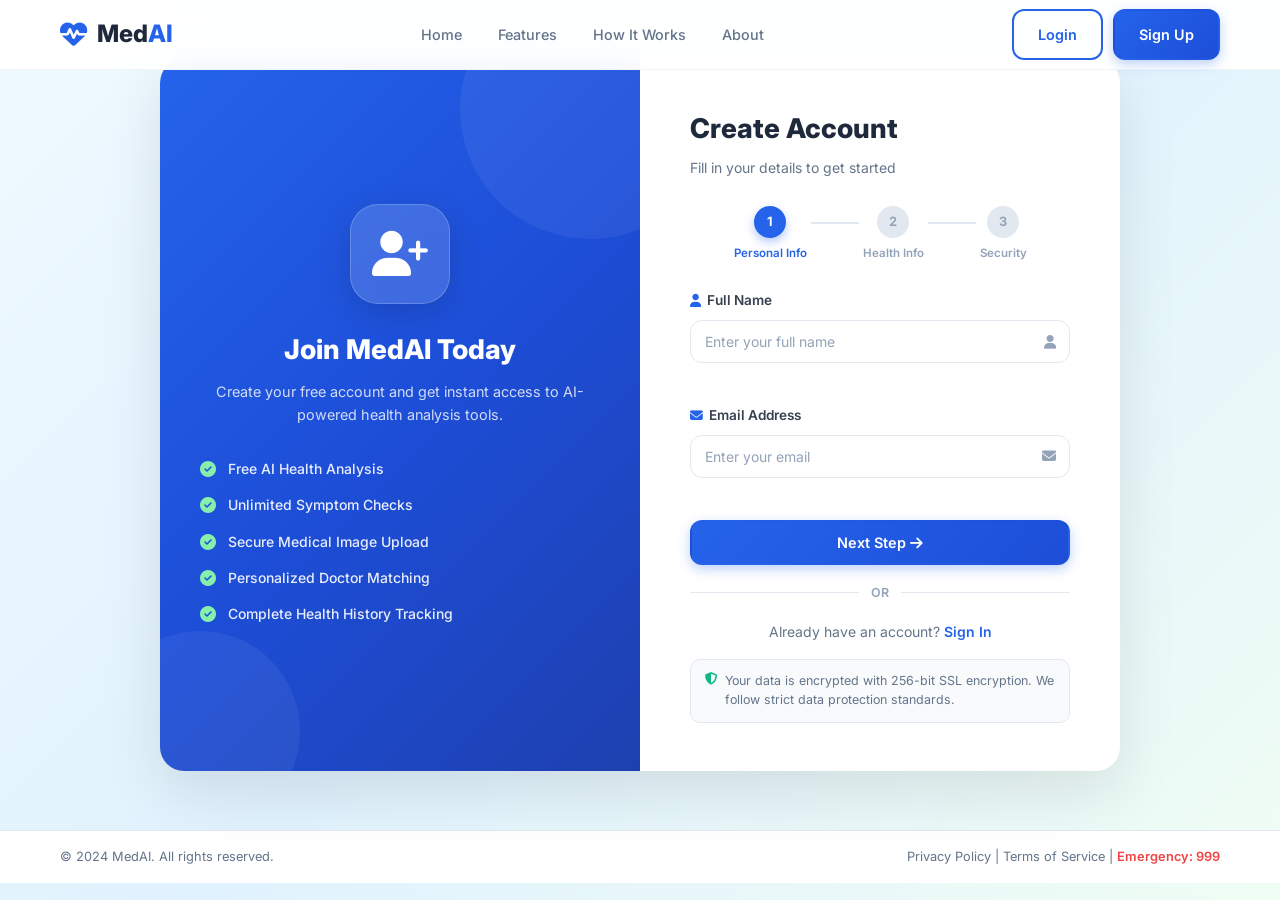
<file: medical-ai-frontend/register.html>
<!doctype html>
<html lang="en">
  <head>
    <meta charset="UTF-8" />
    <meta name="viewport" content="width=device-width, initial-scale=1.0" />
    <title>Register - MedAI Health Assistant</title>

    <!-- Google Fonts -->
    <link rel="preconnect" href="https://fonts.googleapis.com" />
    <link rel="preconnect" href="https://fonts.gstatic.com" crossorigin />
    <link
      href="https://fonts.googleapis.com/css2?family=Inter:wght@300;400;500;600;700;800&display=swap"
      rel="stylesheet"
    />

    <!-- Font Awesome Icons -->
    <link
      rel="stylesheet"
      href="https://cdnjs.cloudflare.com/ajax/libs/font-awesome/6.5.1/css/all.min.css"
    />

    <!-- CSS Files -->
    <link rel="stylesheet" href="css/style.css" />
    <link rel="stylesheet" href="css/auth.css" />
    <link rel="stylesheet" href="css/responsive.css" />
  </head>
  <body class="auth-body">
    <!-- ==================== NAVBAR ==================== -->
    <nav class="navbar">
      <div class="container navbar-content">
        <!-- Logo -->
        <a href="index.html" class="logo">
          <i class="fas fa-heartbeat"></i>
          <span>Med<span class="logo-highlight">AI</span></span>
        </a>

        <!-- Nav Links -->
        <ul class="nav-links" id="navLinks">
          <li><a href="index.html" class="nav-link">Home</a></li>
          <li><a href="index.html#features" class="nav-link">Features</a></li>
          <li>
            <a href="index.html#how-it-works" class="nav-link">How It Works</a>
          </li>
          <li><a href="index.html#about" class="nav-link">About</a></li>
        </ul>

        <!-- Auth Buttons -->
        <div class="nav-auth">
          <a href="login.html" class="btn btn-outline">Login</a>
          <a href="register.html" class="btn btn-primary active">Sign Up</a>
        </div>

        <!-- Mobile Menu Toggle -->
        <button class="mobile-menu-btn" id="mobileMenuBtn">
          <i class="fas fa-bars"></i>
        </button>
      </div>
    </nav>

    <!-- ==================== REGISTER SECTION ==================== -->
    <section class="auth-section">
      <div class="container">
        <div class="auth-wrapper">
          <!-- Left Side - Illustration -->
          <div class="auth-left">
            <div class="auth-illustration">
              <div class="auth-icon-big">
                <i class="fas fa-user-plus"></i>
              </div>
              <h2>Join MedAI Today</h2>
              <p>
                Create your free account and get instant access to AI-powered
                health analysis tools.
              </p>

              <div class="auth-features-list">
                <div class="auth-feature-item">
                  <i class="fas fa-check-circle"></i>
                  <span>Free AI Health Analysis</span>
                </div>
                <div class="auth-feature-item">
                  <i class="fas fa-check-circle"></i>
                  <span>Unlimited Symptom Checks</span>
                </div>
                <div class="auth-feature-item">
                  <i class="fas fa-check-circle"></i>
                  <span>Secure Medical Image Upload</span>
                </div>
                <div class="auth-feature-item">
                  <i class="fas fa-check-circle"></i>
                  <span>Personalized Doctor Matching</span>
                </div>
                <div class="auth-feature-item">
                  <i class="fas fa-check-circle"></i>
                  <span>Complete Health History Tracking</span>
                </div>
              </div>
            </div>
          </div>

          <!-- Right Side - Register Form -->
          <div class="auth-right">
            <div class="auth-form-container">
              <!-- Form Header -->
              <div class="auth-form-header">
                <h2>Create Account</h2>
                <p>Fill in your details to get started</p>
              </div>

              <!-- Progress Steps -->
              <div class="register-steps">
                <div class="register-step active" id="step1Indicator">
                  <span class="step-circle">1</span>
                  <span class="step-label">Personal Info</span>
                </div>
                <div class="step-line" id="stepLine1"></div>
                <div class="register-step" id="step2Indicator">
                  <span class="step-circle">2</span>
                  <span class="step-label">Health Info</span>
                </div>
                <div class="step-line" id="stepLine2"></div>
                <div class="register-step" id="step3Indicator">
                  <span class="step-circle">3</span>
                  <span class="step-label">Security</span>
                </div>
              </div>

              <!-- Register Form -->
              <form id="registerForm" class="auth-form">
                <!-- ========== STEP 1: Personal Info ========== -->
                <div class="form-step" id="formStep1">
                  <!-- Full Name -->
                  <div class="form-group">
                    <label for="fullName" class="form-label">
                      <i class="fas fa-user"></i> Full Name
                    </label>
                    <div class="input-wrapper">
                      <input
                        type="text"
                        id="fullName"
                        name="fullName"
                        class="form-input"
                        placeholder="Enter your full name"
                        required
                        autocomplete="name"
                        minlength="3"
                      />
                      <span class="input-icon">
                        <i class="fas fa-user"></i>
                      </span>
                    </div>
                    <span class="form-error" id="fullNameError"></span>
                  </div>

                  <!-- Email -->
                  <div class="form-group">
                    <label for="email" class="form-label">
                      <i class="fas fa-envelope"></i> Email Address
                    </label>
                    <div class="input-wrapper">
                      <input
                        type="email"
                        id="email"
                        name="email"
                        class="form-input"
                        placeholder="Enter your email"
                        required
                        autocomplete="email"
                      />
                      <span class="input-icon">
                        <i class="fas fa-envelope"></i>
                      </span>
                    </div>
                    <span class="form-error" id="emailError"></span>
                  </div>

                  <!-- Next Button -->
                  <button
                    type="button"
                    class="btn btn-primary btn-full"
                    id="nextToStep2"
                  >
                    <span>Next Step <i class="fas fa-arrow-right"></i></span>
                  </button>
                </div>

                <!-- ========== STEP 2: Health Info ========== -->
                <div class="form-step" id="formStep2" style="display: none">
                  <!-- Age -->
                  <div class="form-group">
                    <label for="age" class="form-label">
                      <i class="fas fa-birthday-cake"></i> Age
                    </label>
                    <div class="input-wrapper">
                      <input
                        type="number"
                        id="age"
                        name="age"
                        class="form-input"
                        placeholder="Enter your age"
                        required
                        min="1"
                        max="120"
                        autocomplete="off"
                      />
                      <span class="input-icon">
                        <i class="fas fa-birthday-cake"></i>
                      </span>
                    </div>
                    <span class="form-error" id="ageError"></span>
                  </div>

                  <!-- Gender -->
                  <div class="form-group">
                    <label for="gender" class="form-label">
                      <i class="fas fa-venus-mars"></i> Gender
                    </label>
                    <div class="gender-options">
                      <label class="gender-option">
                        <input
                          type="radio"
                          name="gender"
                          value="male"
                          required
                        />
                        <div class="gender-card">
                          <i class="fas fa-mars"></i>
                          <span>Male</span>
                        </div>
                      </label>
                      <label class="gender-option">
                        <input type="radio" name="gender" value="female" />
                        <div class="gender-card">
                          <i class="fas fa-venus"></i>
                          <span>Female</span>
                        </div>
                      </label>
                      <label class="gender-option">
                        <input type="radio" name="gender" value="other" />
                        <div class="gender-card">
                          <i class="fas fa-genderless"></i>
                          <span>Other</span>
                        </div>
                      </label>
                    </div>
                    <span class="form-error" id="genderError"></span>
                  </div>

                  <!-- Navigation Buttons -->
                  <div class="form-nav-buttons">
                    <button
                      type="button"
                      class="btn btn-outline"
                      id="backToStep1"
                    >
                      <i class="fas fa-arrow-left"></i> Back
                    </button>
                    <button
                      type="button"
                      class="btn btn-primary"
                      id="nextToStep3"
                    >
                      Next Step <i class="fas fa-arrow-right"></i>
                    </button>
                  </div>
                </div>

                <!-- ========== STEP 3: Security ========== -->
                <div class="form-step" id="formStep3" style="display: none">
                  <!-- Password -->
                  <div class="form-group">
                    <label for="password" class="form-label">
                      <i class="fas fa-lock"></i> Password
                    </label>
                    <div class="input-wrapper">
                      <input
                        type="password"
                        id="password"
                        name="password"
                        class="form-input"
                        placeholder="Create a strong password"
                        required
                        autocomplete="new-password"
                        minlength="6"
                      />
                      <button
                        type="button"
                        class="toggle-password"
                        id="togglePassword"
                      >
                        <i class="fas fa-eye"></i>
                      </button>
                    </div>
                    <span class="form-error" id="passwordError"></span>

                    <!-- Password Strength Meter -->
                    <div class="password-strength">
                      <div class="strength-bars">
                        <div class="strength-bar" id="strengthBar1"></div>
                        <div class="strength-bar" id="strengthBar2"></div>
                        <div class="strength-bar" id="strengthBar3"></div>
                        <div class="strength-bar" id="strengthBar4"></div>
                      </div>
                      <span class="strength-text" id="strengthText"
                        >Password Strength</span
                      >
                    </div>

                    <!-- Password Requirements -->
                    <div class="password-requirements">
                      <div class="requirement" id="reqLength">
                        <i class="fas fa-circle"></i>
                        <span>At least 6 characters</span>
                      </div>
                      <div class="requirement" id="reqUppercase">
                        <i class="fas fa-circle"></i>
                        <span>One uppercase letter</span>
                      </div>
                      <div class="requirement" id="reqNumber">
                        <i class="fas fa-circle"></i>
                        <span>One number</span>
                      </div>
                      <div class="requirement" id="reqSpecial">
                        <i class="fas fa-circle"></i>
                        <span>One special character</span>
                      </div>
                    </div>
                  </div>

                  <!-- Confirm Password -->
                  <div class="form-group">
                    <label for="confirmPassword" class="form-label">
                      <i class="fas fa-lock"></i> Confirm Password
                    </label>
                    <div class="input-wrapper">
                      <input
                        type="password"
                        id="confirmPassword"
                        name="confirmPassword"
                        class="form-input"
                        placeholder="Confirm your password"
                        required
                        autocomplete="new-password"
                        minlength="6"
                      />
                      <button
                        type="button"
                        class="toggle-password"
                        id="toggleConfirmPassword"
                      >
                        <i class="fas fa-eye"></i>
                      </button>
                    </div>
                    <span class="form-error" id="confirmPasswordError"></span>
                  </div>

                  <!-- Terms & Conditions -->
                  <div class="form-group">
                    <label class="checkbox-wrapper terms-checkbox">
                      <input
                        type="checkbox"
                        id="agreeTerms"
                        name="agreeTerms"
                        required
                      />
                      <span class="checkmark"></span>
                      <span class="checkbox-label">
                        I agree to the
                        <a href="#" class="terms-link">Terms of Service</a>
                        and
                        <a href="#" class="terms-link">Privacy Policy</a>
                      </span>
                    </label>
                    <span class="form-error" id="termsError"></span>
                  </div>

                  <!-- Medical Disclaimer Agreement -->
                  <div class="form-group">
                    <label class="checkbox-wrapper disclaimer-checkbox">
                      <input
                        type="checkbox"
                        id="agreeDisclaimer"
                        name="agreeDisclaimer"
                        required
                      />
                      <span class="checkmark"></span>
                      <span class="checkbox-label">
                        I understand that MedAI provides educational health
                        information only and is not a substitute for
                        professional medical advice, diagnosis, or treatment.
                      </span>
                    </label>
                    <span class="form-error" id="disclaimerError"></span>
                  </div>

                  <!-- Error Message Box -->
                  <div
                    class="alert alert-error"
                    id="registerAlert"
                    style="display: none"
                  >
                    <i class="fas fa-exclamation-circle"></i>
                    <span id="registerAlertMessage"></span>
                  </div>

                  <!-- Success Message Box -->
                  <div
                    class="alert alert-success"
                    id="registerSuccess"
                    style="display: none"
                  >
                    <i class="fas fa-check-circle"></i>
                    <span id="registerSuccessMessage"></span>
                  </div>

                  <!-- Navigation Buttons -->
                  <div class="form-nav-buttons">
                    <button
                      type="button"
                      class="btn btn-outline"
                      id="backToStep2"
                    >
                      <i class="fas fa-arrow-left"></i> Back
                    </button>
                    <button
                      type="submit"
                      class="btn btn-primary"
                      id="registerBtn"
                    >
                      <span class="btn-text">
                        <i class="fas fa-user-plus"></i> Create Account
                      </span>
                      <span class="btn-loader" style="display: none">
                        <i class="fas fa-spinner fa-spin"></i> Creating...
                      </span>
                    </button>
                  </div>
                </div>
              </form>

              <!-- Divider -->
              <div class="auth-divider">
                <span>OR</span>
              </div>

              <!-- Login Link -->
              <div class="auth-footer-link">
                <p>
                  Already have an account?
                  <a href="login.html">Sign In</a>
                </p>
              </div>

              <!-- Security Badge -->
              <div class="auth-disclaimer">
                <p>
                  <i class="fas fa-shield-alt"></i>
                  Your data is encrypted with 256-bit SSL encryption. We follow
                  strict data protection standards.
                </p>
              </div>
            </div>
          </div>
        </div>
      </div>
    </section>

    <!-- ==================== FOOTER MINI ==================== -->
    <footer class="footer-mini">
      <div class="container">
        <p>&copy; 2024 MedAI. All rights reserved.</p>
        <p>
          <a href="#">Privacy Policy</a> | <a href="#">Terms of Service</a> |
          <a href="tel:999" class="emergency-link">Emergency: 999</a>
        </p>
      </div>
    </footer>

    <!-- ==================== SCRIPTS ==================== -->
    <!-- ==================== SCRIPTS ==================== -->
<script src="js/config.js"></script>
<script src="js/api.js"></script>
<script src="js/auth.js"></script>

<script>
window.addEventListener('load', function() {
    setTimeout(function() {
        var passInput = document.getElementById('password');
        var confirmInput = document.getElementById('confirmPassword');

        // ==================== STEP BUTTONS ====================
        var btn1 = document.getElementById('nextToStep2');
        var btn2 = document.getElementById('nextToStep3');
        var btn3 = document.getElementById('backToStep1');
        var btn4 = document.getElementById('backToStep2');

        if (btn1) btn1.onclick = function() { handleNextToStep2(); };
        if (btn2) btn2.onclick = function() { handleNextToStep3(); };
        if (btn3) btn3.onclick = function() { goToStep(1); };
        if (btn4) btn4.onclick = function() { goToStep(2); };




        // ==================== PASSWORD STRENGTH METER ====================
        if (passInput) {
            passInput.oninput = function() {
                var password = this.value;

                // Strength bars
                var bars = [
                    document.getElementById('strengthBar1'),
                    document.getElementById('strengthBar2'),
                    document.getElementById('strengthBar3'),
                    document.getElementById('strengthBar4')
                ];
                var strengthText = document.getElementById('strengthText');

                // Reset bars
                bars.forEach(function(bar) {
                    if (bar) bar.className = 'strength-bar';
                });

                if (!password) {
                    if (strengthText) {
                        strengthText.textContent = 'Password Strength';
                        strengthText.className = 'strength-text';
                    }
                    updateRequirements(password);
                    return;
                }

                // Calculate score
                var score = 0;
                if (password.length >= 6) score++;
                if (password.length >= 10) score++;
                if (/[A-Z]/.test(password) && /[a-z]/.test(password)) score++;
                if (/[0-9]/.test(password)) score++;
                if (/[^A-Za-z0-9]/.test(password)) score++;

                var level, label, fillCount;

                if (score <= 1) {
                    level = 'weak'; label = 'Weak'; fillCount = 1;
                } else if (score === 2) {
                    level = 'fair'; label = 'Fair'; fillCount = 2;
                } else if (score === 3) {
                    level = 'good'; label = 'Good'; fillCount = 3;
                } else {
                    level = 'strong'; label = 'Strong'; fillCount = 4;
                }

                // Update bars
                bars.forEach(function(bar, index) {
                    if (bar && index < fillCount) {
                        bar.className = 'strength-bar ' + level;
                    }
                });

                // Update text
                if (strengthText) {
                    strengthText.textContent = label;
                    strengthText.className = 'strength-text ' + level;
                }

                // Update requirements
                updateRequirements(password);
            };
        }


        // ==================== PASSWORD REQUIREMENTS ====================
        function updateRequirements(password) {
            var reqs = [
                { id: 'reqLength', met: password.length >= 6 },
                { id: 'reqUppercase', met: /[A-Z]/.test(password) },
                { id: 'reqNumber', met: /[0-9]/.test(password) },
                { id: 'reqSpecial', met: /[^A-Za-z0-9]/.test(password) }
            ];

            reqs.forEach(function(req) {
                var el = document.getElementById(req.id);
                if (!el) return;

                var icon = el.querySelector('i');

                if (req.met) {
                    el.classList.add('met');
                    if (icon) icon.className = 'fas fa-check-circle';
                } else {
                    el.classList.remove('met');
                    if (icon) icon.className = 'fas fa-circle';
                }
            });
        }


        // ==================== CONFIRM PASSWORD MATCH ====================
        if (confirmInput && passInput) {
            confirmInput.oninput = function() {
                var errEl = document.getElementById('confirmPasswordError');

                if (this.value && this.value !== passInput.value) {
                    if (errEl) {
                        errEl.textContent = 'Passwords do not match';
                        errEl.style.display = 'flex';
                    }
                } else {
                    if (errEl) {
                        errEl.textContent = '';
                        errEl.style.display = 'none';
                    }
                }
            };
        }


        // ==================== FORM SUBMIT PREVENT ====================
        var form = document.getElementById('registerForm');
        if (form) {
            form.onsubmit = function(e) {
                e.preventDefault();
                e.stopPropagation();
                return false;
            };
        }


        // ==================== REGISTER BUTTON ====================
        var regBtn = document.getElementById('registerBtn');
        if (regBtn) {
            regBtn.onclick = function(e) {
                e.preventDefault();

                var password = document.getElementById('password').value;
                var confirmPassword = document.getElementById('confirmPassword').value;
                var agreeTerms = document.getElementById('agreeTerms').checked;
                var agreeDisclaimer = document.getElementById('agreeDisclaimer').checked;

                if (!password || password.length < 6) {
                    alert('Password must be at least 6 characters');
                    return;
                }
                if (password !== confirmPassword) {
                    alert('Passwords do not match');
                    return;
                }
                if (!agreeTerms || !agreeDisclaimer) {
                    alert('Please agree to terms and disclaimer');
                    return;
                }

                var btnText = regBtn.querySelector('.btn-text');
                var btnLoader = regBtn.querySelector('.btn-loader');
                if (btnText) btnText.style.display = 'none';
                if (btnLoader) btnLoader.style.display = 'flex';
                regBtn.disabled = true;

                fetch(CONFIG.API_BASE_URL + '/api/auth/register', {
                    method: 'POST',
                    headers: { 'Content-Type': 'application/json' },
                    body: JSON.stringify({
                        name: RegisterState.formData.fullName,
                        email: RegisterState.formData.email,
                        password: password,
                        age: RegisterState.formData.age,
                        gender: RegisterState.formData.gender
                    })
                })
                .then(function(r) { return r.json(); })
                .then(function(data) {
                    if (data.success && data.token) {
                        localStorage.setItem('userToken', data.token);
                        localStorage.setItem('userData', JSON.stringify(data.user));
                        window.location.href = 'dashboard.html';
                    } else {
                        alert(data.message || 'Registration failed');
                        if (btnText) btnText.style.display = 'flex';
                        if (btnLoader) btnLoader.style.display = 'none';
                        regBtn.disabled = false;
                    }
                })
                .catch(function(err) {
                    alert('Registration failed. Please try again.');
                    if (btnText) btnText.style.display = 'flex';
                    if (btnLoader) btnLoader.style.display = 'none';
                    regBtn.disabled = false;
                });
            };
        }

        console.log('All register features attached!');
    }, 500);
});
</script>
    <!-- ← line ADD  -->
  </body>
</html>
</file>
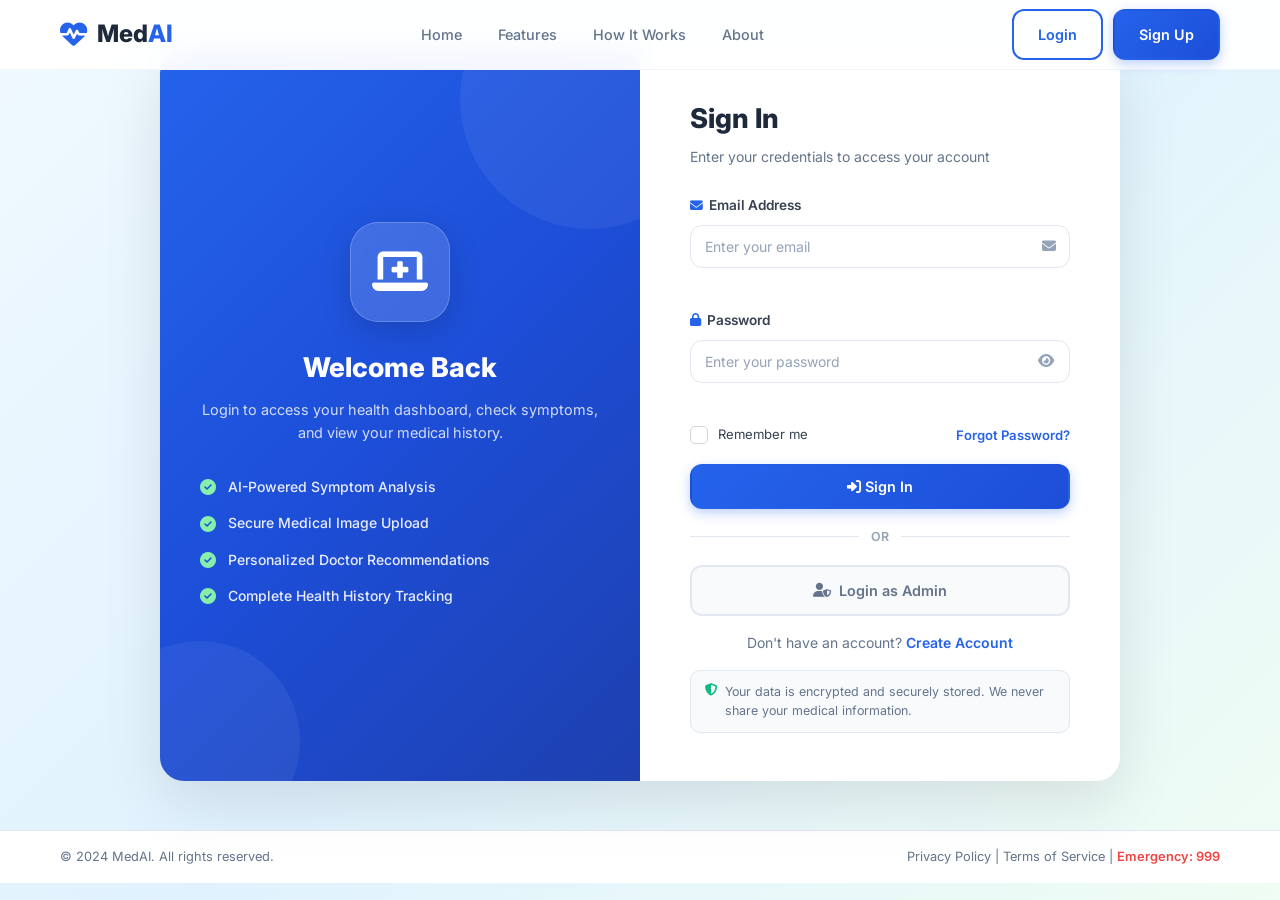
<file: medical-ai-frontend/results.html>
<!DOCTYPE html>
<html lang="en">
<head>
    <meta charset="UTF-8">
    <meta name="viewport" content="width=device-width, initial-scale=1.0">
    <title>Results - MedAI Health Assistant</title>

    <!-- Google Fonts -->
    <link rel="preconnect" href="https://fonts.googleapis.com">
    <link rel="preconnect" href="https://fonts.gstatic.com" crossorigin>
    <link href="https://fonts.googleapis.com/css2?family=Inter:wght@300;400;500;600;700;800&display=swap" rel="stylesheet">

    <!-- Font Awesome Icons -->
    <link rel="stylesheet" href="https://cdnjs.cloudflare.com/ajax/libs/font-awesome/6.5.1/css/all.min.css">

    <!-- CSS Files -->
    <!-- CSS Files -->
    <link rel="stylesheet" href="css/style.css">
    <link rel="stylesheet" href="css/dashboard.css">  <!-- ADD THIS -->
    <link rel="stylesheet" href="css/results.css">
    <link rel="stylesheet" href="css/chat.css">
    <link rel="stylesheet" href="css/responsive.css">
    <!-- Page Loader Styling -->
    <style>
      #pageLoader {
        position: fixed;
        top: 0;
        left: 0;
        width: 100%;
        height: 100%;
        background: #0f172a;
        z-index: 999999;
        display: flex;
        align-items: center;
        justify-content: center;
        transition: opacity 0.3s ease, visibility 0.3s ease;
      }
      .loader-content {
        text-align: center;
      }
      .loader-icon {
        color: #3b82f6;
        font-size: 2.5rem;
        margin-bottom: 15px;
        animation: loaderPulse 1.5s infinite ease-in-out;
      }
      .loader-text {
        color: #f8fafc;
        font-family: 'Inter', sans-serif;
        font-size: 1.1rem;
        font-weight: 500;
        letter-spacing: 0.05em;
      }
      .loader-bar {
        width: 40px;
        height: 3px;
        background: #3b82f6;
        margin: 12px auto 0;
        border-radius: 2px;
        animation: loaderExpand 1.5s infinite ease-in-out;
      }
      @keyframes loaderPulse {
        0%, 100% { transform: scale(1); opacity: 0.7; }
        50% { transform: scale(1.15); opacity: 1; }
      }
      @keyframes loaderExpand {
        0%, 100% { width: 10px; }
        50% { width: 40px; }
      }
      .loader-fade-out {
        opacity: 0 !important;
        visibility: hidden !important;
      }
    </style>
</head>
<body class="dashboard-body">
    <!-- Page Loader -->
    <div id="pageLoader">
      <div class="loader-content">
        <div class="loader-icon">
          <i class="fas fa-heartbeat"></i>
        </div>
        <div class="loader-text">Med<span style="color: #3b82f6;">AI</span></div>
        <div class="loader-bar"></div>
      </div>
    </div>

    <!-- ==================== SIDEBAR ==================== -->
    <aside class="sidebar" id="sidebar">

        <!-- Sidebar Logo -->
        <div class="sidebar-header">
            <a href="index.html" class="logo">
                <i class="fas fa-heartbeat"></i>
                <span>Med<span class="logo-highlight">AI</span></span>
            </a>
            <button class="sidebar-close" id="sidebarClose">
                <i class="fas fa-times"></i>
            </button>
        </div>

        <!-- Sidebar Navigation -->
        <nav class="sidebar-nav">
            <div class="nav-section">
                <span class="nav-section-title">Main Menu</span>
                <ul>
                    <li>
                        <a href="dashboard.html" class="sidebar-link">
                            <i class="fas fa-th-large"></i>
                            <span>Dashboard</span>
                        </a>
                    </li>
                    <li>
                        <a href="symptom-checker.html" class="sidebar-link">
                            <i class="fas fa-stethoscope"></i>
                            <span>Symptom Checker</span>
                        </a>
                    </li>
                    <li>
                        <a href="results.html" class="sidebar-link active">
                            <i class="fas fa-file-medical-alt"></i>
                            <span>Results</span>
                        </a>
                    </li>
                </ul>
            </div>

            <div class="nav-section">
                <span class="nav-section-title">Account</span>
                <ul>
                    <li>
                        <a href="dashboard.html" class="sidebar-link">
                            <i class="fas fa-user-circle"></i>
                            <span>My Profile</span>
                        </a>
                    </li>
                    <li>
                        <a href="#" class="sidebar-link logout-link" id="logoutBtn">
                            <i class="fas fa-sign-out-alt"></i>
                            <span>Logout</span>
                        </a>
                    </li>
                </ul>
            </div>
        </nav>

    </aside>


    <!-- ==================== MAIN CONTENT ==================== -->
    <main class="main-content" id="mainContent">

        <!-- Top Bar -->
        <header class="topbar">
            <div class="topbar-left">
                <button class="sidebar-toggle" id="sidebarToggle">
                    <i class="fas fa-bars"></i>
                </button>
                <div class="topbar-title">
                    <h1>Analysis Results</h1>
                    <p>AI-powered health analysis report</p>
                </div>
            </div>
            <div class="topbar-right">
                <button class="btn btn-outline btn-sm" id="printResultsBtn">
                    <i class="fas fa-print"></i> Print
                </button>
                <button class="btn btn-outline btn-sm" id="downloadResultsBtn">
                    <i class="fas fa-download"></i> Download
                </button>
                <a href="symptom-checker.html" class="btn btn-primary btn-sm">
                    <i class="fas fa-plus"></i> New Check
                </a>
            </div>
        </header>


        <!-- Results Content -->
        <div class="results-content">

            <!-- ==================== LOADING STATE ==================== -->
            <div class="results-loading" id="resultsLoading">
                <div class="loading-animation">
                    <div class="loading-circle">
                        <i class="fas fa-dna fa-spin"></i>
                    </div>
                    <h2>Analyzing Your Symptoms</h2>
                    <p>Our AI is processing your health data...</p>
                    <div class="loading-steps">
                        <div class="loading-step active" id="loadStep1">
                            <i class="fas fa-check-circle"></i>
                            <span>Receiving symptoms data</span>
                        </div>
                        <div class="loading-step" id="loadStep2">
                            <i class="fas fa-circle"></i>
                            <span>Analyzing with Gemini AI</span>
                        </div>
                        <div class="loading-step" id="loadStep3">
                            <i class="fas fa-circle"></i>
                            <span>Detecting severity level</span>
                        </div>
                        <div class="loading-step" id="loadStep4">
                            <i class="fas fa-circle"></i>
                            <span>Matching specialist doctors</span>
                        </div>
                    </div>
                </div>
            </div>


            <!-- ==================== ERROR STATE ==================== -->
            <div class="results-error" id="resultsError" style="display: none;">
                <div class="error-content">
                    <div class="error-icon">
                        <i class="fas fa-exclamation-triangle"></i>
                    </div>
                    <h2>Analysis Failed</h2>
                    <p id="errorMessage">Something went wrong. Please try again.</p>
                    <div class="error-actions">
                        <a href="symptom-checker.html" class="btn btn-primary">
                            <i class="fas fa-redo"></i> Try Again
                        </a>
                        <a href="dashboard.html" class="btn btn-outline">
                            <i class="fas fa-home"></i> Go to Dashboard
                        </a>
                    </div>
                </div>
            </div>


            <!-- ==================== NO DATA STATE ==================== -->
            <div class="results-empty" id="resultsEmpty" style="display: none;">
                <div class="empty-content">
                    <div class="empty-icon">
                        <i class="fas fa-clipboard-list"></i>
                    </div>
                    <h2>No Results Found</h2>
                    <p>You have not performed any symptom analysis yet. Start a new check to see results.</p>
                    <a href="symptom-checker.html" class="btn btn-primary btn-lg">
                        <i class="fas fa-stethoscope"></i> Start Symptom Check
                    </a>
                </div>
            </div>


            <!-- ==================== RESULTS DATA ==================== -->
            <div class="results-data" id="resultsData" style="display: none;">

                <!-- ========== DISCLAIMER BANNER ========== -->
                <div class="disclaimer-banner">
                    <div class="disclaimer-banner-icon">
                        <i class="fas fa-exclamation-circle"></i>
                    </div>
                    <div class="disclaimer-banner-text">
                        <strong>Medical Disclaimer:</strong> This analysis is AI-generated for
                        educational purposes only. It is not a medical diagnosis. Always consult
                        a qualified healthcare professional for proper medical advice.
                    </div>
                    <button class="disclaimer-dismiss" id="dismissDisclaimer">
                        <i class="fas fa-times"></i>
                    </button>
                </div>


                <!-- ========== REPORT HEADER ========== -->
                <div class="report-header">
                    <div class="report-header-left">
                        <h2><i class="fas fa-file-medical"></i> Health Analysis Report</h2>
                        <div class="report-meta">
                            <span class="report-date" id="reportDate">
                                <i class="fas fa-calendar"></i> --
                            </span>
                            <span class="report-id" id="reportId">
                                <i class="fas fa-hashtag"></i> --
                            </span>
                        </div>
                    </div>
                    <div class="report-header-right">
                        <div class="report-patient" id="reportPatient">
                            <span class="patient-name" id="patientName">--</span>
                            <span class="patient-info" id="patientInfo">-- years | --</span>
                        </div>
                    </div>
                </div>


                <!-- ========== SEVERITY SECTION ========== -->
                <div class="severity-section" id="severitySection">

                    <div class="severity-card" id="severityCard">
                        <div class="severity-header">
                            <h3><i class="fas fa-heartbeat"></i> Severity Level</h3>
                        </div>
                        <div class="severity-body">

                            <!-- Severity Gauge -->
                            <div class="severity-gauge">
                                <div class="gauge-track">
                                    <div class="gauge-fill" id="gaugeFill"></div>
                                    <div class="gauge-pointer" id="gaugePointer"></div>
                                </div>
                                <div class="gauge-labels">
                                    <span class="gauge-label label-low">Low</span>
                                    <span class="gauge-label label-medium">Medium</span>
                                    <span class="gauge-label label-high">High</span>
                                    <span class="gauge-label label-critical">Critical</span>
                                </div>
                            </div>

                            <!-- Severity Badge -->
                            <div class="severity-badge-wrapper">
                                <span class="severity-badge" id="severityBadge">
                                    Analyzing...
                                </span>
                            </div>

                            <!-- Severity Action -->
                            <div class="severity-action" id="severityAction">
                                <i class="fas fa-info-circle"></i>
                                <p id="severityActionText">Loading recommendation...</p>
                            </div>

                        </div>
                    </div>

                </div>


                <!-- ========== DIAGNOSIS SECTION ========== -->
                <div class="diagnosis-section">
                    <h3 class="section-heading">
                        <i class="fas fa-diagnoses"></i> Probable Conditions
                    </h3>

                    <!-- Diagnosis Cards Container -->
                    <div class="diagnosis-cards" id="diagnosisCards">
                        <!-- Cards will be loaded by JavaScript -->
                    </div>
                </div>


                <!-- ========== ABOUT THIS CONDITION ========== -->
                <div class="about-condition-section" id="aboutConditionSection" style="display: none;">
                    <h3 class="section-heading">
                        <i class="fas fa-book-medical"></i> About This Condition
                    </h3>

                    <div class="about-condition-card">
                        <div class="about-icon">
                            <i class="fas fa-info-circle"></i>
                        </div>
                        <div class="about-content" id="detailedExplanation">
                            <!-- Detailed explanation will be loaded -->
                        </div>
                    </div>
                </div>


                <!-- ========== CAUSES SECTION ========== -->
                <div class="causes-section" id="causesSection" style="display: none;">
                    <h3 class="section-heading">
                        <i class="fas fa-search-plus"></i> Why Is This Happening?
                    </h3>

                    <div class="causes-card">
                        <p class="causes-intro">Understanding the possible causes helps you manage and prevent this condition.</p>

                        <div class="causes-list" id="causesList">
                            <!-- Causes will be loaded by JavaScript -->
                        </div>
                    </div>
                </div>


                <!-- ========== DURATION & RECOVERY ========== -->
                <div class="duration-section" id="durationSection" style="display: none;">
                    <h3 class="section-heading">
                        <i class="fas fa-clock"></i> Duration & Recovery Timeline
                    </h3>

                    <div class="duration-grid">
                        <div class="duration-card">
                            <div class="duration-icon">
                                <i class="fas fa-hourglass-half"></i>
                            </div>
                            <div class="duration-info">
                                <span class="duration-label">Typical Duration</span>
                                <span class="duration-value" id="typicalDuration">--</span>
                            </div>
                        </div>

                        <div class="duration-card">
                            <div class="duration-icon">
                                <i class="fas fa-heartbeat"></i>
                            </div>
                            <div class="duration-info">
                                <span class="duration-label">Recovery Time</span>
                                <span class="duration-value" id="recoveryTime">--</span>
                            </div>
                        </div>

                        <div class="duration-card">
                            <div class="duration-icon">
                                <i class="fas fa-chart-line"></i>
                            </div>
                            <div class="duration-info">
                                <span class="duration-label">Improvement Expected</span>
                                <span class="duration-value" id="improvementExpected">--</span>
                            </div>
                        </div>
                    </div>

                    <div class="duration-details" id="durationDetails">
                        <!-- Duration details will be loaded -->
                    </div>
                </div>


                <!-- ========== WARNING SIGNS ========== -->
                <div class="warning-signs-section" id="warningSignsSection" style="display: none;">
                    <h3 class="section-heading">
                        <i class="fas fa-exclamation-triangle"></i> When To See A Doctor Immediately
                    </h3>

                    <div class="warning-card">
                        <div class="warning-header">
                            <i class="fas fa-bell"></i>
                            <h4>Seek Medical Attention If You Experience:</h4>
                        </div>

                        <div class="warning-list" id="warningSignsList">
                            <!-- Warning signs will be loaded -->
                        </div>

                        <div class="warning-footer">
                            <i class="fas fa-phone-alt"></i>
                            <span>Emergency: <strong>999</strong> | Health Helpline: <strong>16263</strong></span>
                        </div>
                    </div>
                </div>


                <!-- ========== HOME REMEDIES ========== -->
                <div class="remedies-section" id="remediesSection" style="display: none;">
                    <h3 class="section-heading">
                        <i class="fas fa-leaf"></i> Home Remedies & Self-Care
                    </h3>

                    <div class="remedies-grid" id="remediesGrid">
                        <!-- Remedies will be loaded -->
                    </div>
                </div>


                <!-- ========== DIET RECOMMENDATIONS ========== -->
                <div class="diet-section" id="dietSection" style="display: none;">
                    <h3 class="section-heading">
                        <i class="fas fa-utensils"></i> Diet Recommendations
                    </h3>

                    <div class="diet-grid">
                        <!-- Foods to Eat -->
                        <div class="diet-card diet-eat">
                            <div class="diet-header">
                                <i class="fas fa-check-circle"></i>
                                <h4>Foods To Eat</h4>
                            </div>
                            <ul class="diet-list" id="foodsToEat">
                                <!-- Items loaded by JS -->
                            </ul>
                        </div>

                        <!-- Foods to Avoid -->
                        <div class="diet-card diet-avoid">
                            <div class="diet-header">
                                <i class="fas fa-times-circle"></i>
                                <h4>Foods To Avoid</h4>
                            </div>
                            <ul class="diet-list" id="foodsToAvoid">
                                <!-- Items loaded by JS -->
                            </ul>
                        </div>
                    </div>

                    <div class="diet-extra">
                        <div class="diet-extra-item">
                            <i class="fas fa-tint"></i>
                            <div>
                                <strong>Hydration:</strong>
                                <span id="hydrationInfo">--</span>
                            </div>
                        </div>
                        <div class="diet-extra-item">
                            <i class="fas fa-clock"></i>
                            <div>
                                <strong>Meal Pattern:</strong>
                                <span id="mealPattern">--</span>
                            </div>
                        </div>
                    </div>
                </div>


                <!-- ========== LIFESTYLE CHANGES ========== -->
                <div class="lifestyle-section" id="lifestyleSection" style="display: none;">
                    <h3 class="section-heading">
                        <i class="fas fa-running"></i> Lifestyle Changes
                    </h3>

                    <div class="lifestyle-grid">
                        <div class="lifestyle-card lifestyle-do">
                            <div class="lifestyle-header">
                                <i class="fas fa-thumbs-up"></i>
                                <h4>Activities To Do</h4>
                            </div>
                            <ul class="lifestyle-list" id="activitiesToDo">
                                <!-- Items loaded by JS -->
                            </ul>
                        </div>

                        <div class="lifestyle-card lifestyle-dont">
                            <div class="lifestyle-header">
                                <i class="fas fa-thumbs-down"></i>
                                <h4>Activities To Avoid</h4>
                            </div>
                            <ul class="lifestyle-list" id="activitiesToAvoid">
                                <!-- Items loaded by JS -->
                            </ul>
                        </div>
                    </div>

                    <div class="lifestyle-extra">
                        <div class="lifestyle-extra-item">
                            <i class="fas fa-bed"></i>
                            <div>
                                <strong>Sleep:</strong>
                                <span id="sleepRecommendation">--</span>
                            </div>
                        </div>
                        <div class="lifestyle-extra-item">
                            <i class="fas fa-dumbbell"></i>
                            <div>
                                <strong>Exercise:</strong>
                                <span id="exerciseRecommendation">--</span>
                            </div>
                        </div>
                    </div>
                </div>


                <!-- ========== SYMPTOMS SUMMARY ========== -->
                <div class="symptoms-summary-section">
                    <h3 class="section-heading">
                        <i class="fas fa-list-ul"></i> Your Symptoms Summary
                    </h3>

                    <div class="symptoms-summary-card">

                        <!-- Text Symptoms -->
                        <div class="summary-block">
                            <h4><i class="fas fa-keyboard"></i> Reported Symptoms</h4>
                            <p class="symptoms-text-display" id="symptomsTextDisplay">--</p>
                        </div>

                        <!-- Input Method -->
                        <div class="summary-block">
                            <h4><i class="fas fa-input"></i> Input Method</h4>
                            <div class="input-method-badges" id="inputMethodBadges">
                                <!-- Badges will be loaded by JavaScript -->
                            </div>
                        </div>

                        <!-- Uploaded Images -->
                        <div class="summary-block" id="uploadedImagesBlock" style="display: none;">
                            <h4><i class="fas fa-images"></i> Uploaded Images</h4>
                            <div class="uploaded-images-grid" id="uploadedImagesGrid">
                                <!-- Images will be loaded by JavaScript -->
                            </div>
                        </div>

                    </div>
                </div>


                <!-- ========== FAQS SECTION ========== -->
                <div class="faqs-section" id="faqsSection" style="display: none;">
                    <h3 class="section-heading">
                        <i class="fas fa-question-circle"></i> Frequently Asked Questions
                    </h3>

                    <div class="faqs-container" id="faqsContainer">
                        <!-- FAQs will be loaded by JavaScript -->
                    </div>
                </div>


                <!-- ========== PRECAUTIONS SECTION ========== -->
                <div class="precautions-section">
                    <h3 class="section-heading">
                        <i class="fas fa-shield-alt"></i> Recommended Precautions
                    </h3>

                    <div class="precautions-grid">

                        <!-- Do's -->
                        <div class="precaution-card precaution-do">
                            <div class="precaution-header">
                                <i class="fas fa-check-circle"></i>
                                <h4>What To Do</h4>
                            </div>
                            <ul class="precaution-list" id="dosList">
                                <!-- Items will be loaded by JavaScript -->
                            </ul>
                        </div>

                        <!-- Don'ts -->
                        <div class="precaution-card precaution-dont">
                            <div class="precaution-header">
                                <i class="fas fa-times-circle"></i>
                                <h4>What To Avoid</h4>
                            </div>
                            <ul class="precaution-list" id="dontsList">
                                <!-- Items will be loaded by JavaScript -->
                            </ul>
                        </div>

                    </div>
                </div>


                <!-- ========== RECOMMENDED DOCTORS ========== -->
                <div class="doctors-section">
                    <div class="section-header-row">
                        <h3 class="section-heading">
                            <i class="fas fa-user-md"></i> Recommended Doctors
                        </h3>
                        <span class="specialist-type" id="specialistType">
                            Suggested Specialist: --
                        </span>
                    </div>

                    <div class="doctors-results-grid" id="doctorsResultsGrid">
                        <!-- Doctor cards will be loaded by JavaScript -->
                    </div>
                </div>


                <!-- ========== CONFIDENCE DETAILS ========== -->
                <div class="confidence-section">
                    <h3 class="section-heading">
                        <i class="fas fa-chart-bar"></i> Analysis Confidence
                    </h3>

                    <div class="confidence-card">
                        <div class="confidence-bars" id="confidenceBars">
                            <!-- Bars will be loaded by JavaScript -->
                        </div>
                        <div class="confidence-note">
                            <i class="fas fa-info-circle"></i>
                            <p>Confidence scores indicate how closely your symptoms match
                            known conditions in our database. Higher confidence does not
                            guarantee accuracy. Always consult a medical professional.</p>
                        </div>
                    </div>
                </div>


                <!-- ========== EMERGENCY SECTION ========== -->
                <div class="emergency-section" id="emergencySection" style="display: none;">
                    <div class="emergency-card">
                        <div class="emergency-icon">
                            <i class="fas fa-ambulance"></i>
                        </div>
                        <div class="emergency-content">
                            <h3>Seek Immediate Medical Attention</h3>
                            <p>Based on your symptoms, we recommend seeking immediate
                            medical care. Please contact emergency services or visit
                            your nearest hospital.</p>
                            <div class="emergency-contacts">
                                <a href="tel:999" class="btn btn-danger btn-lg">
                                    <i class="fas fa-phone"></i> Call Emergency: 999
                                </a>
                                <a href="tel:16789" class="btn btn-outline btn-lg">
                                    <i class="fas fa-phone"></i> Health Helpline: 16789
                                </a>
                            </div>
                        </div>
                    </div>
                </div>


                <!-- ========== ACTION BUTTONS ========== -->
                <div class="results-actions">
                    <a href="symptom-checker.html" class="btn btn-primary btn-lg">
                        <i class="fas fa-plus-circle"></i> New Symptom Check
                    </a>
                    <a href="dashboard.html" class="btn btn-outline btn-lg">
                        <i class="fas fa-th-large"></i> Go to Dashboard
                    </a>
                    <button class="btn btn-outline btn-lg" id="shareResultsBtn">
                        <i class="fas fa-share-alt"></i> Share with Doctor
                    </button>
                </div>


                <!-- ========== CHAT SECTION (NEW) ========== -->
                <div class="chat-section" id="chatSection">

                    <div class="chat-header">
                        <div class="chat-header-left">
                            <div class="chat-header-icon">
                                <i class="fas fa-comments"></i>
                            </div>
                            <div class="chat-header-info">
                                <h3>Ask Follow-up Questions</h3>
                                <p>Get personalized answers about your condition</p>
                            </div>
                        </div>
                        <div class="chat-header-right">

                            <!-- Language Selector (NEW) -->
                            <div class="language-selector-wrapper">
                                <button class="language-selector-btn" id="languageSelectorBtn" title="Change language">
                                    <span class="language-flag">🇬🇧</span>
                                    <span class="language-code">EN</span>
                                    <i class="fas fa-chevron-down"></i>
                                </button>

                                <div class="language-dropdown" id="languageDropdown" style="display: none;">
                                    <div class="language-dropdown-header">
                                        <i class="fas fa-globe"></i>
                                        <span>Select Language</span>
                                    </div>

                                    <button class="language-option active" data-lang="en">
                                        <span class="lang-flag">🇬🇧</span>
                                        <div class="lang-info">
                                            <span class="lang-name">English</span>
                                            <span class="lang-native">English</span>
                                        </div>
                                        <i class="fas fa-check lang-check"></i>
                                    </button>

                                    <button class="language-option" data-lang="hi">
                                        <span class="lang-flag">🇮🇳</span>
                                        <div class="lang-info">
                                            <span class="lang-name">Hindi</span>
                                            <span class="lang-native">हिन्दी</span>
                                        </div>
                                        <i class="fas fa-check lang-check"></i>
                                    </button>

                                    <button class="language-option" data-lang="bn">
                                        <span class="lang-flag">🇧🇩</span>
                                        <div class="lang-info">
                                            <span class="lang-name">Bengali</span>
                                            <span class="lang-native">বাংলা</span>
                                        </div>
                                        <i class="fas fa-check lang-check"></i>
                                    </button>

                                    <button class="language-option" data-lang="hinglish">
                                        <span class="lang-flag">🇮🇳</span>
                                        <div class="lang-info">
                                            <span class="lang-name">Hinglish</span>
                                            <span class="lang-native">Hindi + English</span>
                                        </div>
                                        <i class="fas fa-check lang-check"></i>
                                    </button>

                                    <button class="language-option" data-lang="benglish">
                                        <span class="lang-flag">🇧🇩</span>
                                        <div class="lang-info">
                                            <span class="lang-name">Benglish</span>
                                            <span class="lang-native">Bengali + English</span>
                                        </div>
                                        <i class="fas fa-check lang-check"></i>
                                    </button>

                                    <button class="language-option" data-lang="auto">
                                        <span class="lang-flag">🌐</span>
                                        <div class="lang-info">
                                            <span class="lang-name">Auto Detect</span>
                                            <span class="lang-native">Detect language</span>
                                        </div>
                                        <i class="fas fa-check lang-check"></i>
                                    </button>
                                </div>
                            </div>

                            <button class="btn-chat-action" id="clearChatBtn" title="Clear chat">
                                <i class="fas fa-trash-alt"></i>
                            </button>
                            <button class="btn-chat-action" id="toggleChatBtn" title="Minimize">
                                <i class="fas fa-chevron-up"></i>
                            </button>
                        </div>
                    </div>

                    <div class="chat-container" id="chatContainer">

                        <!-- Loading State -->
                        <div class="chat-loading" id="chatLoading" style="display: none;">
                            <div class="chat-loading-spinner">
                                <i class="fas fa-circle-notch fa-spin"></i>
                            </div>
                            <p>Loading chat...</p>
                        </div>

                        <!-- Messages Area -->
                        <div class="chat-messages" id="chatMessages">
                            <!-- Messages will be loaded by JavaScript -->
                        </div>

                        <!-- Suggested Questions -->
                        <div class="suggested-questions" id="suggestedQuestions" style="display: none;">
                            <div class="suggested-title">
                                <i class="fas fa-lightbulb"></i>
                                <span>Suggested Questions</span>
                            </div>
                            <div class="suggested-list" id="suggestedList">
                                <!-- Suggestions will be loaded -->
                            </div>
                        </div>

                        <!-- Typing Indicator -->
                        <div class="typing-indicator" id="typingIndicator" style="display: none;">
                            <div class="typing-avatar">
                                <i class="fas fa-robot"></i>
                            </div>
                            <div class="typing-bubble">
                                <span></span>
                                <span></span>
                                <span></span>
                            </div>
                        </div>

                    </div>

                    <!-- Chat Input Area -->
                    <div class="chat-input-area">

                        <!-- Quick Actions -->
                        <div class="chat-quick-actions" id="chatQuickActions">
                            <button class="quick-action-btn" data-action="symptoms">
                                <i class="fas fa-thermometer-half"></i>
                                <span>My Symptoms</span>
                            </button>
                            <button class="quick-action-btn" data-action="remedies">
                                <i class="fas fa-leaf"></i>
                                <span>Home Remedies</span>
                            </button>
                            <button class="quick-action-btn" data-action="diet">
                                <i class="fas fa-utensils"></i>
                                <span>Diet Tips</span>
                            </button>
                            <button class="quick-action-btn" data-action="doctor">
                                <i class="fas fa-user-md"></i>
                                <span>See Doctor?</span>
                            </button>
                        </div>

                        <!-- Input Box -->
                        <div class="chat-input-wrapper">
                            <div class="chat-input-container">
                                <textarea
                                    id="chatInput"
                                    class="chat-input"
                                    placeholder="Ask any question about your condition..."
                                    rows="1"
                                    maxlength="1000"
                                ></textarea>

                                <div class="chat-input-actions">
    <span class="char-counter">
        <span id="chatCharCount">0</span>/1000
    </span>

    <button class="btn-chat-voice" title="Voice input" id="chatVoiceBtn">
        <i class="fas fa-microphone" id="chatVoiceIcon"></i>
    </button>

    <button class="btn-attach" title="Web search enabled" id="webSearchToggle">
        <i class="fas fa-globe"></i>
    </button>

    <button class="btn-send" id="sendMessageBtn" disabled>
        <i class="fas fa-paper-plane"></i>
    </button>
</div>
                            </div>

                                <div class="chat-input-info">
                                    <span class="info-text">
                                        <i class="fas fa-info-circle"></i>
                                        Press Enter to send, Shift + Enter for new line
                                    </span>
                                    <span class="auto-read-toggle" id="autoReadToggle" title="Auto-read AI responses">
                                        <i class="fas fa-volume-up"></i>
                                        Auto-read OFF
                                    </span>
                                    <span class="web-search-status" id="webSearchStatus">
                                        <i class="fas fa-check-circle"></i>
                                        Web search ON
                                </span>
                            </div>
                        </div>

                    </div>

                </div>


                <!-- ========== FINAL DISCLAIMER ========== -->
                <div class="final-disclaimer">
                    <div class="final-disclaimer-icon">
                        <i class="fas fa-balance-scale"></i>
                    </div>
                    <div class="final-disclaimer-text">
                        <h4>Important Notice</h4>
                        <p>This AI-generated report is for <strong>educational and informational
                        purposes only</strong>. It does not constitute medical advice, diagnosis,
                        or treatment recommendation. The accuracy of AI analysis may vary.
                        Always seek the guidance of a qualified healthcare provider with any
                        questions you may have regarding a medical condition. Never disregard
                        professional medical advice because of information provided by this tool.
                        If you think you may have a medical emergency, call your doctor or
                        emergency services immediately.</p>
                    </div>
                </div>

            </div>

        </div>

    </main>


    <!-- ==================== SHARE MODAL ==================== -->
    <div class="modal-overlay" id="shareModal" style="display: none;">
        <div class="modal">
            <div class="modal-header">
                <h2><i class="fas fa-share-alt"></i> Share Results</h2>
                <button class="modal-close" id="shareModalClose">
                    <i class="fas fa-times"></i>
                </button>
            </div>
            <div class="modal-body">

                <div class="share-options">

                    <!-- Copy Link -->
                    <div class="share-option">
                        <h4><i class="fas fa-link"></i> Copy Report Link</h4>
                        <div class="copy-link-wrapper">
                            <input type="text" id="shareLink" class="form-input" readonly value="">
                            <button class="btn btn-primary btn-sm" id="copyLinkBtn">
                                <i class="fas fa-copy"></i> Copy
                            </button>
                        </div>
                    </div>

                    <!-- Email -->
                    <div class="share-option">
                        <h4><i class="fas fa-envelope"></i> Send via Email</h4>
                        <div class="form-group">
                            <input type="email" id="shareEmail" class="form-input" placeholder="Enter doctor's email">
                        </div>
                        <button class="btn btn-primary btn-full" id="sendEmailBtn">
                            <i class="fas fa-paper-plane"></i> Send Report
                        </button>
                    </div>

                    <!-- Download PDF -->
                    <div class="share-option">
                        <h4><i class="fas fa-file-pdf"></i> Download as PDF</h4>
                        <button class="btn btn-outline btn-full" id="downloadPdfBtn">
                            <i class="fas fa-download"></i> Download PDF Report
                        </button>
                    </div>

                </div>

                <!-- Share Alert -->
                <div class="alert alert-success" id="shareSuccess" style="display: none;">
                    <i class="fas fa-check-circle"></i>
                    <span id="shareSuccessMessage">Link copied successfully!</span>
                </div>

            </div>
        </div>
    </div>


    <!-- ==================== IMAGE PREVIEW MODAL ==================== -->
    <div class="modal-overlay" id="imagePreviewModal" style="display: none;">
        <div class="modal modal-image">
            <div class="modal-header">
                <h2><i class="fas fa-image"></i> Image Preview</h2>
                <button class="modal-close" id="imagePreviewClose">
                    <i class="fas fa-times"></i>
                </button>
            </div>
            <div class="modal-body">
                <div class="image-preview-wrapper">
                    <img src="" alt="Medical Image" id="previewImage">
                </div>
                <div class="image-preview-info">
                    <span class="image-type-badge" id="previewImageType">--</span>
                    <span class="image-date" id="previewImageDate">--</span>
                </div>
            </div>
        </div>
    </div>


    <!-- ==================== SCRIPTS ==================== -->
    <script src="js/config.js"></script>
    <script src="js/api.js"></script>
    <script src="js/results.js"></script>
    <script src="js/chat.js"></script>

</body>
</html>
</file>
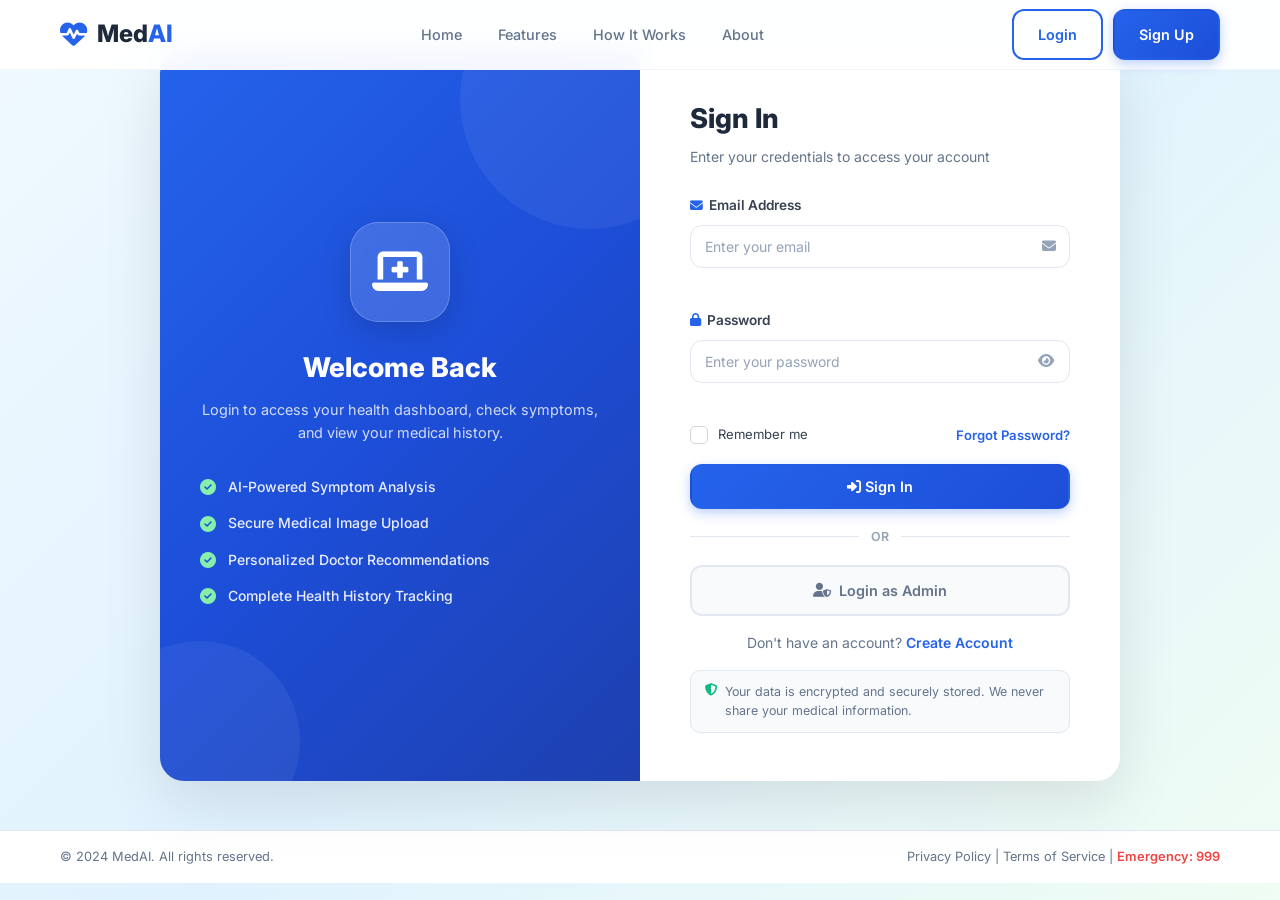
<file: medical-ai-frontend/symptom-checker.html>
<!DOCTYPE html>
<html lang="en">
<head>
    <meta charset="UTF-8">
    <meta name="viewport" content="width=device-width, initial-scale=1.0">
    <title>Symptom Checker - MedAI Health Assistant</title>

    <!-- Google Fonts -->
    <link rel="preconnect" href="https://fonts.googleapis.com">
    <link rel="preconnect" href="https://fonts.gstatic.com" crossorigin>
    <link href="https://fonts.googleapis.com/css2?family=Inter:wght@300;400;500;600;700;800&display=swap" rel="stylesheet">

    <!-- Font Awesome Icons -->
    <link rel="stylesheet" href="https://cdnjs.cloudflare.com/ajax/libs/font-awesome/6.5.1/css/all.min.css">

    <!-- CSS Files -->
   <!-- CSS Files -->
    <link rel="stylesheet" href="css/style.css">
    <link rel="stylesheet" href="css/dashboard.css">  <!-- ADD THIS -->
    <link rel="stylesheet" href="css/symptom.css">
    <link rel="stylesheet" href="css/responsive.css">
    <!-- Page Loader Styling -->
    <style>
      #pageLoader {
        position: fixed;
        top: 0;
        left: 0;
        width: 100%;
        height: 100%;
        background: #0f172a;
        z-index: 999999;
        display: flex;
        align-items: center;
        justify-content: center;
        transition: opacity 0.3s ease, visibility 0.3s ease;
      }
      .loader-content {
        text-align: center;
      }
      .loader-icon {
        color: #3b82f6;
        font-size: 2.5rem;
        margin-bottom: 15px;
        animation: loaderPulse 1.5s infinite ease-in-out;
      }
      .loader-text {
        color: #f8fafc;
        font-family: 'Inter', sans-serif;
        font-size: 1.1rem;
        font-weight: 500;
        letter-spacing: 0.05em;
      }
      .loader-bar {
        width: 40px;
        height: 3px;
        background: #3b82f6;
        margin: 12px auto 0;
        border-radius: 2px;
        animation: loaderExpand 1.5s infinite ease-in-out;
      }
      @keyframes loaderPulse {
        0%, 100% { transform: scale(1); opacity: 0.7; }
        50% { transform: scale(1.15); opacity: 1; }
      }
      @keyframes loaderExpand {
        0%, 100% { width: 10px; }
        50% { width: 40px; }
      }
      .loader-fade-out {
        opacity: 0 !important;
        visibility: hidden !important;
      }
    </style>
</head>
<body class="dashboard-body">
    <!-- Page Loader -->
    <div id="pageLoader">
      <div class="loader-content">
        <div class="loader-icon">
          <i class="fas fa-heartbeat"></i>
        </div>
        <div class="loader-text">Med<span style="color: #3b82f6;">AI</span></div>
        <div class="loader-bar"></div>
      </div>
    </div>

    <!-- ==================== SIDEBAR ==================== -->
    <aside class="sidebar" id="sidebar">

        <!-- Sidebar Logo -->
        <div class="sidebar-header">
            <a href="index.html" class="logo">
                <i class="fas fa-heartbeat"></i>
                <span>Med<span class="logo-highlight">AI</span></span>
            </a>
            <button class="sidebar-close" id="sidebarClose">
                <i class="fas fa-times"></i>
            </button>
        </div>

        <!-- Sidebar Navigation -->
        <nav class="sidebar-nav">
            <div class="nav-section">
                <span class="nav-section-title">Main Menu</span>
                <ul>
                    <li>
                        <a href="dashboard.html" class="sidebar-link">
                            <i class="fas fa-th-large"></i>
                            <span>Dashboard</span>
                        </a>
                    </li>
                    <li>
                        <a href="symptom-checker.html" class="sidebar-link active">
                            <i class="fas fa-stethoscope"></i>
                            <span>Symptom Checker</span>
                        </a>
                    </li>
                    <li>
                        <a href="results.html" class="sidebar-link">
                            <i class="fas fa-file-medical-alt"></i>
                            <span>Results</span>
                        </a>
                    </li>
                </ul>
            </div>

            <div class="nav-section">
                <span class="nav-section-title">Account</span>
                <ul>
                    <li>
                        <a href="dashboard.html" class="sidebar-link">
                            <i class="fas fa-user-circle"></i>
                            <span>My Profile</span>
                        </a>
                    </li>
                    <li>
                        <a href="#" class="sidebar-link logout-link" id="logoutBtn">
                            <i class="fas fa-sign-out-alt"></i>
                            <span>Logout</span>
                        </a>
                    </li>
                </ul>
            </div>
        </nav>

    </aside>


    <!-- ==================== MAIN CONTENT ==================== -->
    <main class="main-content" id="mainContent">

        <!-- Top Bar -->
        <header class="topbar">
            <div class="topbar-left">
                <button class="sidebar-toggle" id="sidebarToggle">
                    <i class="fas fa-bars"></i>
                </button>
                <div class="topbar-title">
                    <h1>Symptom Checker</h1>
                    <p>Describe your symptoms for AI analysis</p>
                </div>
            </div>
            <div class="topbar-right">

                <!-- Language Selector (NEW) -->
                <div class="symptom-language-selector">
                    <button class="symptom-lang-btn" id="symptomLangBtn" title="Select response language">
                        <span class="symptom-lang-flag">🇬🇧</span>
                        <span class="symptom-lang-code">EN</span>
                        <i class="fas fa-chevron-down"></i>
                    </button>

                    <div class="symptom-lang-dropdown" id="symptomLangDropdown" style="display: none;">
                        <div class="symptom-lang-header">
                            <i class="fas fa-globe"></i>
                            <span>Response Language</span>
                        </div>

                        <button class="symptom-lang-option active" data-lang="en">
                            <span class="lang-flag">🇬🇧</span>
                            <div class="lang-info">
                                <span class="lang-name">English</span>
                                <span class="lang-native">English</span>
                            </div>
                            <i class="fas fa-check lang-check"></i>
                        </button>

                        <button class="symptom-lang-option" data-lang="hi">
                            <span class="lang-flag">🇮🇳</span>
                            <div class="lang-info">
                                <span class="lang-name">Hindi</span>
                                <span class="lang-native">हिन्दी</span>
                            </div>
                            <i class="fas fa-check lang-check"></i>
                        </button>

                        <button class="symptom-lang-option" data-lang="bn">
                            <span class="lang-flag">🇧🇩</span>
                            <div class="lang-info">
                                <span class="lang-name">Bengali</span>
                                <span class="lang-native">বাংলা</span>
                            </div>
                            <i class="fas fa-check lang-check"></i>
                        </button>

                        <button class="symptom-lang-option" data-lang="hinglish">
                            <span class="lang-flag">🇮🇳</span>
                            <div class="lang-info">
                                <span class="lang-name">Hinglish</span>
                                <span class="lang-native">Hindi + English</span>
                            </div>
                            <i class="fas fa-check lang-check"></i>
                        </button>

                        <button class="symptom-lang-option" data-lang="benglish">
                            <span class="lang-flag">🇧🇩</span>
                            <div class="lang-info">
                                <span class="lang-name">Benglish</span>
                                <span class="lang-native">Bengali + English</span>
                            </div>
                            <i class="fas fa-check lang-check"></i>
                        </button>

                        <button class="symptom-lang-option" data-lang="auto">
                            <span class="lang-flag">🌐</span>
                            <div class="lang-info">
                                <span class="lang-name">Auto Detect</span>
                                <span class="lang-native">Detect language</span>
                            </div>
                            <i class="fas fa-check lang-check"></i>
                        </button>
                    </div>
                </div>

                <a href="dashboard.html" class="btn btn-outline btn-sm">
                    <i class="fas fa-th-large"></i> Dashboard
                </a>
            </div>
        </header>


        <!-- Symptom Checker Content -->
        <div class="symptom-content">

            <!-- ==================== PROGRESS BAR ==================== -->
            <div class="progress-section">
                <div class="progress-bar-wrapper">
                    <div class="progress-bar" id="progressBar" style="width: 33%;"></div>
                </div>
                <div class="progress-steps">
                    <div class="progress-step active" id="progressStep1">
                        <span class="progress-circle">1</span>
                        <span class="progress-label">Basic Info</span>
                    </div>
                    <div class="progress-step" id="progressStep2">
                        <span class="progress-circle">2</span>
                        <span class="progress-label">Symptoms</span>
                    </div>
                    <div class="progress-step" id="progressStep3">
                        <span class="progress-circle">3</span>
                        <span class="progress-label">Review</span>
                    </div>
                </div>
            </div>


            <!-- ==================== STEP 1: BASIC INFO ==================== -->
            <div class="checker-step" id="checkerStep1">

                <div class="step-header">
                    <div class="step-icon">
                        <i class="fas fa-user-edit"></i>
                    </div>
                    <h2>Basic Information</h2>
                    <p>Provide your basic details for a more accurate analysis</p>
                </div>

                <div class="step-card">
                    <div class="step-form">

                        <!-- Age -->
                        <div class="form-group">
                            <label for="patientAge" class="form-label">
                                <i class="fas fa-birthday-cake"></i> Age
                            </label>
                            <div class="input-wrapper">
                                <input
                                    type="number"
                                    id="patientAge"
                                    class="form-input"
                                    placeholder="Enter your age"
                                    min="1"
                                    max="120"
                                    required
                                >
                                <span class="input-icon">
                                    <i class="fas fa-birthday-cake"></i>
                                </span>
                            </div>
                            <span class="form-error" id="ageError"></span>
                        </div>

                        <!-- Gender -->
                        <div class="form-group">
                            <label class="form-label">
                                <i class="fas fa-venus-mars"></i> Gender
                            </label>
                            <div class="gender-select-options">
                                <label class="gender-select-option">
                                    <input type="radio" name="patientGender" value="male" required>
                                    <div class="gender-select-card">
                                        <i class="fas fa-mars"></i>
                                        <span>Male</span>
                                    </div>
                                </label>
                                <label class="gender-select-option">
                                    <input type="radio" name="patientGender" value="female">
                                    <div class="gender-select-card">
                                        <i class="fas fa-venus"></i>
                                        <span>Female</span>
                                    </div>
                                </label>
                                <label class="gender-select-option">
                                    <input type="radio" name="patientGender" value="other">
                                    <div class="gender-select-card">
                                        <i class="fas fa-genderless"></i>
                                        <span>Other</span>
                                    </div>
                                </label>
                            </div>
                            <span class="form-error" id="genderError"></span>
                        </div>

                        <!-- Duration -->
                        <div class="form-group">
                            <label for="symptomDuration" class="form-label">
                                <i class="fas fa-clock"></i> How long have you had symptoms?
                            </label>
                            <select id="symptomDuration" class="form-input">
                                <option value="">Select duration</option>
                                <option value="today">Just today</option>
                                <option value="2-3 days">2-3 days</option>
                                <option value="1 week">About 1 week</option>
                                <option value="2 weeks">About 2 weeks</option>
                                <option value="1 month">About 1 month</option>
                                <option value="more than 1 month">More than 1 month</option>
                            </select>
                            <span class="form-error" id="durationError"></span>
                        </div>

                        <!-- Next Button -->
                        <button type="button" class="btn btn-primary btn-full" id="step1NextBtn">
                            Next: Describe Symptoms <i class="fas fa-arrow-right"></i>
                        </button>

                    </div>
                </div>

            </div>


            <!-- ==================== STEP 2: SYMPTOMS INPUT ==================== -->
            <div class="checker-step" id="checkerStep2" style="display: none;">

                <div class="step-header">
                    <div class="step-icon">
                        <i class="fas fa-notes-medical"></i>
                    </div>
                    <h2>Describe Your Symptoms</h2>
                    <p>Use text, voice, or upload images to describe your condition</p>
                </div>

                <!-- Input Method Tabs -->
                <div class="input-tabs">
                    <button class="input-tab active" id="textTab" data-tab="text">
                        <i class="fas fa-keyboard"></i>
                        <span>Text Input</span>
                    </button>
                    <button class="input-tab" id="voiceTab" data-tab="voice">
                        <i class="fas fa-microphone"></i>
                        <span>Voice Input</span>
                    </button>
                    <button class="input-tab" id="imageTab" data-tab="image">
                        <i class="fas fa-camera"></i>
                        <span>Image Upload</span>
                    </button>
                </div>


                <!-- ========== TEXT INPUT PANEL ========== -->
                <div class="input-panel" id="textPanel">
                    <div class="step-card">

                        <div class="text-input-section">
                            <label for="symptomsText" class="form-label">
                                <i class="fas fa-edit"></i> Describe your symptoms in detail
                            </label>
                            <div class="textarea-wrapper">
                                <textarea
                                    id="symptomsText"
                                    class="form-textarea"
                                    rows="8"
                                    placeholder="Example: I have been having a severe headache for the past 3 days. I also feel dizzy when I stand up. My temperature is around 101F. I feel weak and tired throughout the day..."
                                    maxlength="2000"
                                ></textarea>
                                <div class="textarea-footer">
                                    <span class="char-count">
                                        <span id="charCount">0</span> / 2000
                                    </span>
                                    <button type="button" class="btn btn-sm btn-outline" id="clearTextBtn">
                                        <i class="fas fa-eraser"></i> Clear
                                    </button>
                                </div>
                            </div>
                        </div>

                        <!-- Common Symptoms Quick Select -->
                        <div class="quick-symptoms">
                            <h4><i class="fas fa-bolt"></i> Quick Add Common Symptoms</h4>
                            <div class="symptom-tags" id="symptomTags">
                                <button type="button" class="symptom-tag" data-symptom="Headache">
                                    <i class="fas fa-head-side-virus"></i> Headache
                                </button>
                                <button type="button" class="symptom-tag" data-symptom="Fever">
                                    <i class="fas fa-thermometer-half"></i> Fever
                                </button>
                                <button type="button" class="symptom-tag" data-symptom="Cough">
                                    <i class="fas fa-lungs-virus"></i> Cough
                                </button>
                                <button type="button" class="symptom-tag" data-symptom="Sore throat">
                                    <i class="fas fa-head-side-cough"></i> Sore Throat
                                </button>
                                <button type="button" class="symptom-tag" data-symptom="Body pain">
                                    <i class="fas fa-bone"></i> Body Pain
                                </button>
                                <button type="button" class="symptom-tag" data-symptom="Fatigue">
                                    <i class="fas fa-battery-quarter"></i> Fatigue
                                </button>
                                <button type="button" class="symptom-tag" data-symptom="Nausea">
                                    <i class="fas fa-dizzy"></i> Nausea
                                </button>
                                <button type="button" class="symptom-tag" data-symptom="Dizziness">
                                    <i class="fas fa-spinner"></i> Dizziness
                                </button>
                                <button type="button" class="symptom-tag" data-symptom="Rash on skin">
                                    <i class="fas fa-allergies"></i> Skin Rash
                                </button>
                                <button type="button" class="symptom-tag" data-symptom="Eye redness">
                                    <i class="fas fa-eye"></i> Eye Redness
                                </button>
                                <button type="button" class="symptom-tag" data-symptom="Difficulty breathing">
                                    <i class="fas fa-lungs"></i> Breathing Issue
                                </button>
                                <button type="button" class="symptom-tag" data-symptom="Stomach pain">
                                    <i class="fas fa-stomach"></i> Stomach Pain
                                </button>
                                <button type="button" class="symptom-tag" data-symptom="Vomiting">
                                    <i class="fas fa-head-side-virus"></i> Vomiting
                                </button>
                                <button type="button" class="symptom-tag" data-symptom="Chest pain">
                                    <i class="fas fa-heartbeat"></i> Chest Pain
                                </button>
                                <button type="button" class="symptom-tag" data-symptom="Joint pain">
                                    <i class="fas fa-bone"></i> Joint Pain
                                </button>
                            </div>
                        </div>

                    </div>
                </div>


                <!-- ========== VOICE INPUT PANEL ========== -->
                <div class="input-panel" id="voicePanel" style="display: none;">
                    <div class="step-card">

                        <div class="voice-input-section">

                            <!-- Voice Status -->
                            <div class="voice-status" id="voiceStatus">
                                <div class="voice-icon-wrapper" id="voiceIconWrapper">
                                    <i class="fas fa-microphone"></i>
                                </div>
                                <p class="voice-status-text" id="voiceStatusText">
                                    Click the microphone to start speaking
                                </p>
                            </div>

                            <!-- Voice Button -->
                            <div class="voice-button-wrapper">
                                <button type="button" class="voice-record-btn" id="voiceRecordBtn">
                                    <i class="fas fa-microphone" id="voiceBtnIcon"></i>
                                </button>
                                <span class="voice-btn-label" id="voiceBtnLabel">Tap to Speak</span>
                            </div>

                            <!-- Voice Wave Animation -->
                            <div class="voice-wave" id="voiceWave" style="display: none;">
                                <div class="wave-bar"></div>
                                <div class="wave-bar"></div>
                                <div class="wave-bar"></div>
                                <div class="wave-bar"></div>
                                <div class="wave-bar"></div>
                                <div class="wave-bar"></div>
                                <div class="wave-bar"></div>
                            </div>

                            <!-- Language Select -->
                            <div class="voice-language">
                                <label for="voiceLanguage" class="form-label">
                                    <i class="fas fa-language"></i> Speaking Language
                                </label>
                                <select id="voiceLanguage" class="form-input">
                                    <option value="en-US">English</option>
                                    <option value="hi-IN">Hindi</option>
                                    <option value="bn-BD">Bengali</option>
                                    <option value="en-IN">Hinglish / Benglish</option>
                                </select>
                            </div>

                            <!-- Voice Transcription -->
                            <div class="voice-transcription">
                                <label class="form-label">
                                    <i class="fas fa-closed-captioning"></i> Live Transcription
                                </label>
                                <div class="transcription-box" id="transcriptionBox">
                                    <p class="transcription-text" id="transcriptionText">
                                        Your speech will appear here in real-time...
                                    </p>
                                </div>
                                <div class="transcription-actions">
                                    <button type="button" class="btn btn-sm btn-outline" id="clearTranscription">
                                        <i class="fas fa-eraser"></i> Clear
                                    </button>
                                    <button type="button" class="btn btn-sm btn-primary" id="useTranscription">
                                        <i class="fas fa-check"></i> Use This Text
                                    </button>
                                </div>
                            </div>

                            <!-- Browser Support Warning -->
                            <div class="voice-warning" id="voiceWarning" style="display: none;">
                                <i class="fas fa-exclamation-triangle"></i>
                                <p>Voice input is not supported in your browser. Please use
                                Google Chrome or Microsoft Edge for voice features.</p>
                            </div>

                        </div>

                    </div>
                </div>


                <!-- ========== IMAGE UPLOAD PANEL ========== -->
                <div class="input-panel" id="imagePanel" style="display: none;">
                    <div class="step-card">

                        <div class="image-upload-section">

                            <!-- Image Type Selector -->
                            <div class="image-type-selector">
                                <label class="form-label">
                                    <i class="fas fa-tag"></i> Image Type
                                </label>
                                <div class="image-type-options">
                                    <label class="image-type-option">
                                        <input type="radio" name="imageType" value="skin" checked>
                                        <div class="image-type-card">
                                            <i class="fas fa-hand-paper"></i>
                                            <span>Skin</span>
                                        </div>
                                    </label>
                                    <label class="image-type-option">
                                        <input type="radio" name="imageType" value="eye">
                                        <div class="image-type-card">
                                            <i class="fas fa-eye"></i>
                                            <span>Eye</span>
                                        </div>
                                    </label>
                                    <label class="image-type-option">
                                        <input type="radio" name="imageType" value="throat">
                                        <div class="image-type-card">
                                            <i class="fas fa-head-side-cough"></i>
                                            <span>Throat</span>
                                        </div>
                                    </label>
                                    <label class="image-type-option">
                                        <input type="radio" name="imageType" value="other">
                                        <div class="image-type-card">
                                            <i class="fas fa-plus-circle"></i>
                                            <span>Other</span>
                                        </div>
                                    </label>
                                </div>
                            </div>

                            <!-- Drag and Drop Zone -->
                            <div class="drop-zone" id="dropZone">
                                <div class="drop-zone-content">
                                    <div class="drop-zone-icon">
                                        <i class="fas fa-cloud-upload-alt"></i>
                                    </div>
                                    <h3>Drag and Drop Images Here</h3>
                                    <p>or click to browse files</p>
                                    <span class="drop-zone-info">
                                        Supports: JPG, PNG, WEBP | Max: 5MB | Up to 3 images
                                    </span>
                                </div>
                                <input
                                    type="file"
                                    id="imageInput"
                                    class="drop-zone-input"
                                    accept="image/jpeg,image/png,image/webp"
                                    multiple
                                >
                            </div>

                            <!-- Image Preview Grid -->
                            <div class="image-preview-grid" id="imagePreviewGrid" style="display: none;">
                                <!-- Image previews will be loaded by JavaScript -->
                            </div>

                            <!-- Image Upload Info -->
                            <div class="image-upload-info">
                                <div class="upload-info-item">
                                    <i class="fas fa-info-circle"></i>
                                    <span>Take clear, well-lit photos for best results</span>
                                </div>
                                <div class="upload-info-item">
                                    <i class="fas fa-info-circle"></i>
                                    <span>Focus on the affected area only</span>
                                </div>
                                <div class="upload-info-item">
                                    <i class="fas fa-info-circle"></i>
                                    <span>Avoid blurry or dark images</span>
                                </div>
                            </div>

                        </div>

                    </div>
                </div>


                <!-- ========== ADDITIONAL NOTES ========== -->
                <div class="step-card additional-notes-card">
                    <div class="additional-notes-section">
                        <label for="additionalNotes" class="form-label">
                            <i class="fas fa-sticky-note"></i> Additional Notes (Optional)
                        </label>
                        <textarea
                            id="additionalNotes"
                            class="form-textarea"
                            rows="3"
                            placeholder="Any additional information such as existing medical conditions, medications you are taking, allergies, recent travel history, etc."
                            maxlength="500"
                        ></textarea>
                    </div>
                </div>


                <!-- Step 2 Navigation -->
                <div class="step-nav-buttons">
                    <button type="button" class="btn btn-outline btn-lg" id="step2BackBtn">
                        <i class="fas fa-arrow-left"></i> Back
                    </button>
                    <button type="button" class="btn btn-primary btn-lg" id="step2NextBtn">
                        Next: Review <i class="fas fa-arrow-right"></i>
                    </button>
                </div>

            </div>


            <!-- ==================== STEP 3: REVIEW & SUBMIT ==================== -->
            <div class="checker-step" id="checkerStep3" style="display: none;">

                <div class="step-header">
                    <div class="step-icon">
                        <i class="fas fa-clipboard-check"></i>
                    </div>
                    <h2>Review Your Information</h2>
                    <p>Please review all details before submitting for AI analysis</p>
                </div>

                <div class="step-card">
                    <div class="review-section">

                        <!-- Patient Info Review -->
                        <div class="review-block">
                            <div class="review-block-header">
                                <h3><i class="fas fa-user"></i> Patient Information</h3>
                                <button type="button" class="btn btn-sm btn-outline" id="editStep1Btn">
                                    <i class="fas fa-edit"></i> Edit
                                </button>
                            </div>
                            <div class="review-details">
                                <div class="review-item">
                                    <span class="review-label">Age:</span>
                                    <span class="review-value" id="reviewAge">--</span>
                                </div>
                                <div class="review-item">
                                    <span class="review-label">Gender:</span>
                                    <span class="review-value" id="reviewGender">--</span>
                                </div>
                                <div class="review-item">
                                    <span class="review-label">Duration:</span>
                                    <span class="review-value" id="reviewDuration">--</span>
                                </div>
                            </div>
                        </div>

                        <!-- Symptoms Review -->
                        <div class="review-block">
                            <div class="review-block-header">
                                <h3><i class="fas fa-notes-medical"></i> Symptoms Description</h3>
                                <button type="button" class="btn btn-sm btn-outline" id="editStep2Btn">
                                    <i class="fas fa-edit"></i> Edit
                                </button>
                            </div>
                            <div class="review-details">
                                <div class="review-item review-item-full">
                                    <span class="review-label">Symptoms:</span>
                                    <p class="review-text" id="reviewSymptoms">--</p>
                                </div>
                                <div class="review-item review-item-full" id="reviewNotesBlock" style="display: none;">
                                    <span class="review-label">Additional Notes:</span>
                                    <p class="review-text" id="reviewNotes">--</p>
                                </div>
                            </div>
                        </div>

                        <!-- Input Method Review -->
                        <div class="review-block">
                            <div class="review-block-header">
                                <h3><i class="fas fa-sliders-h"></i> Input Methods Used</h3>
                            </div>
                            <div class="review-details">
                                <div class="review-badges" id="reviewInputMethods">
                                    <!-- Badges will be loaded by JavaScript -->
                                </div>
                            </div>
                        </div>

                        <!-- Images Review -->
                        <div class="review-block" id="reviewImagesBlock" style="display: none;">
                            <div class="review-block-header">
                                <h3><i class="fas fa-images"></i> Uploaded Images</h3>
                                <button type="button" class="btn btn-sm btn-outline" id="editImagesBtn">
                                    <i class="fas fa-edit"></i> Edit
                                </button>
                            </div>
                            <div class="review-images" id="reviewImages">
                                <!-- Image previews will be loaded by JavaScript -->
                            </div>
                        </div>

                    </div>
                </div>

                <!-- Disclaimer Agreement -->
                <div class="step-card disclaimer-card">
                    <div class="disclaimer-agreement">
                        <label class="checkbox-wrapper">
                            <input type="checkbox" id="agreeAnalysis" required>
                            <span class="checkmark"></span>
                            <span class="checkbox-label">
                                I understand that this AI analysis is for educational purposes
                                only and does not replace professional medical consultation.
                                I agree to the terms and conditions.
                            </span>
                        </label>
                        <span class="form-error" id="agreeError"></span>
                    </div>
                </div>

                <!-- Step 3 Navigation -->
                <div class="step-nav-buttons">
                    <button type="button" class="btn btn-outline btn-lg" id="step3BackBtn">
                        <i class="fas fa-arrow-left"></i> Back
                    </button>
                    <button type="button" class="btn btn-primary btn-lg btn-analyze" id="analyzeBtn">
                        <span class="btn-text">
                            <i class="fas fa-brain"></i> Analyze Symptoms
                        </span>
                        <span class="btn-loader" style="display: none;">
                            <i class="fas fa-spinner fa-spin"></i> Analyzing...
                        </span>
                    </button>
                </div>

                <!-- Analysis Info -->
                <div class="analysis-info">
                    <div class="analysis-info-item">
                        <i class="fas fa-lock"></i>
                        <span>Your data is encrypted and secure</span>
                    </div>
                    <div class="analysis-info-item">
                        <i class="fas fa-clock"></i>
                        <span>Analysis takes approximately 10-30 seconds</span>
                    </div>
                    <div class="analysis-info-item">
                        <i class="fas fa-robot"></i>
                        <span>Powered by Google Gemini AI</span>
                    </div>
                </div>

            </div>

        </div>

    </main>


    <!-- ==================== CAMERA MODAL ==================== -->
    <div class="modal-overlay" id="cameraModal" style="display: none;">
        <div class="modal">
            <div class="modal-header">
                <h2><i class="fas fa-camera"></i> Take Photo</h2>
                <button class="modal-close" id="cameraModalClose">
                    <i class="fas fa-times"></i>
                </button>
            </div>
            <div class="modal-body">
                <div class="camera-section">
                    <video id="cameraFeed" autoplay playsinline></video>
                    <canvas id="cameraCanvas" style="display: none;"></canvas>
                    <div class="camera-controls">
                        <button class="btn btn-primary btn-lg" id="captureBtn">
                            <i class="fas fa-camera"></i> Capture
                        </button>
                        <button class="btn btn-outline btn-lg" id="switchCameraBtn">
                            <i class="fas fa-sync-alt"></i> Switch
                        </button>
                    </div>
                </div>
            </div>
        </div>
    </div>


    <!-- ==================== IMAGE CROP MODAL ==================== -->
    <div class="modal-overlay" id="cropModal" style="display: none;">
        <div class="modal">
            <div class="modal-header">
                <h2><i class="fas fa-crop-alt"></i> Adjust Image</h2>
                <button class="modal-close" id="cropModalClose">
                    <i class="fas fa-times"></i>
                </button>
            </div>
            <div class="modal-body">
                <div class="crop-section">
                    <div class="crop-preview">
                        <img src="" alt="Crop Preview" id="cropImage">
                    </div>
                    <div class="crop-controls">
                        <button class="btn btn-outline" id="rotateCropBtn">
                            <i class="fas fa-redo"></i> Rotate
                        </button>
                        <button class="btn btn-primary" id="applyCropBtn">
                            <i class="fas fa-check"></i> Apply
                        </button>
                    </div>
                </div>
            </div>
        </div>
    </div>


    <!-- ==================== SCRIPTS ==================== -->
    <script src="js/config.js"></script>
    <script src="js/api.js"></script>
    <script src="js/voice.js"></script>
    <script src="js/imageUpload.js"></script>
    <script src="js/app.js"></script>
   <script>
window.addEventListener('load', function() {
    setTimeout(function() {

        // ==================== ANALYZE BUTTON FIX ====================
        var analyzeBtn = document.getElementById('analyzeBtn');
        if (analyzeBtn) {
            analyzeBtn.onclick = function(e) {
                e.preventDefault();

                // Check agreement
                var agree = document.getElementById('agreeAnalysis');
                if (!agree || !agree.checked) {
                    alert('Please agree to the terms before analyzing');
                    return;
                }

                // Get symptoms text
                var symptomsText = '';
                var textarea = document.getElementById('symptomsText');
                if (textarea) symptomsText = textarea.value.trim();

                if (symptomsText.length < 10) {
                    alert('Please describe your symptoms (minimum 10 characters)');
                    return;
                }

                // Get patient data
                var age = document.getElementById('patientAge') ? document.getElementById('patientAge').value : 25;
                var gender = document.querySelector('input[name="patientGender"]:checked');
                gender = gender ? gender.value : 'male';
                var duration = document.getElementById('symptomDuration') ? document.getElementById('symptomDuration').value : '';
                var notes = document.getElementById('additionalNotes') ? document.getElementById('additionalNotes').value : '';
                var language = localStorage.getItem('chatLanguage') || 'en';

                // Show loading
                var btnText = analyzeBtn.querySelector('.btn-text');
                var btnLoader = analyzeBtn.querySelector('.btn-loader');
                if (btnText) btnText.style.display = 'none';
                if (btnLoader) btnLoader.style.display = 'flex';
                analyzeBtn.disabled = true;

                console.log('Analyzing symptoms...');

                // Call API
                fetch(CONFIG.API_BASE_URL + '/api/symptoms/analyze', {
                    method: 'POST',
                    headers: {
                        'Content-Type': 'application/json',
                        'Authorization': 'Bearer ' + localStorage.getItem('userToken')
                    },
                    body: JSON.stringify({
                        symptoms_text: symptomsText,
                        additional_notes: notes,
                        age: parseInt(age),
                        gender: gender,
                        duration: duration,
                        input_type: 'text',
                        language: language,
                        images: [],
                        image_types: []
                    })
                })
                .then(function(r) {
                    console.log('Response status:', r.status);
                    return r.json();
                })
                .then(function(data) {
                    console.log('Analysis result:', data);

                    if (data.success) {
                        // Save results
                        var resultsData = {
                            success: true,
                            diagnosis: data.diagnosis,
                            diagnosis_id: data.diagnosis_id,
                            log_id: data.log_id,
                            recommended_doctors: data.recommended_doctors,
                            patient: {
                                age: parseInt(age),
                                gender: gender,
                                duration: duration
                            },
                            symptoms_text: symptomsText,
                            input_methods: ['text'],
                            language: language,
                            timestamp: new Date().toISOString()
                        };

                        localStorage.setItem('latestResults', JSON.stringify(resultsData));
                        console.log('Results saved, redirecting...');

                        // Redirect to results
                        window.location.href = 'results.html';
                    } else {
                        alert(data.message || 'Analysis failed. Please try again.');
                        if (btnText) btnText.style.display = 'flex';
                        if (btnLoader) btnLoader.style.display = 'none';
                        analyzeBtn.disabled = false;
                    }
                })
                .catch(function(err) {
                    console.error('Analysis error:', err);
                    alert('Analysis failed. Please check your connection.');
                    if (btnText) btnText.style.display = 'flex';
                    if (btnLoader) btnLoader.style.display = 'none';
                    analyzeBtn.disabled = false;
                });
            };
        }

        // ==================== STEP BUTTONS ====================
        var btn1 = document.getElementById('step1NextBtn');
        var btn2 = document.getElementById('step2NextBtn');
        var btn3 = document.getElementById('step2BackBtn');
        var btn4 = document.getElementById('step3BackBtn');

        if (btn1) {
            btn1.onclick = function() {
                var age = document.getElementById('patientAge').value;
                var gender = document.querySelector('input[name="patientGender"]:checked');

                if (!age || age < 1 || age > 120) {
                    alert('Please enter a valid age (1-120)');
                    return;
                }
                if (!gender) {
                    alert('Please select your gender');
                    return;
                }

                document.getElementById('checkerStep1').style.display = 'none';
                document.getElementById('checkerStep2').style.display = 'block';

                // Update progress
                document.getElementById('progressStep1').classList.remove('active');
                document.getElementById('progressStep1').classList.add('completed');
                document.getElementById('progressStep2').classList.add('active');
                document.getElementById('progressBar').style.width = '50%';

                window.scrollTo({ top: 0, behavior: 'smooth' });
            };
        }

        if (btn2) {
            btn2.onclick = function() {
                var symptoms = document.getElementById('symptomsText').value.trim();

                if (symptoms.length < 10) {
                    alert('Please describe your symptoms (minimum 10 characters)');
                    return;
                }

                // Update review
                var reviewAge = document.getElementById('reviewAge');
                var reviewGender = document.getElementById('reviewGender');
                var reviewDuration = document.getElementById('reviewDuration');
                var reviewSymptoms = document.getElementById('reviewSymptoms');

                if (reviewAge) reviewAge.textContent = document.getElementById('patientAge').value;
                if (reviewGender) {
                    var g = document.querySelector('input[name="patientGender"]:checked');
                    reviewGender.textContent = g ? g.value : '--';
                }
                if (reviewDuration) reviewDuration.textContent = document.getElementById('symptomDuration').value || 'Not specified';
                if (reviewSymptoms) reviewSymptoms.textContent = symptoms;

                document.getElementById('checkerStep2').style.display = 'none';
                document.getElementById('checkerStep3').style.display = 'block';

                // Update progress
                document.getElementById('progressStep2').classList.remove('active');
                document.getElementById('progressStep2').classList.add('completed');
                document.getElementById('progressStep3').classList.add('active');
                document.getElementById('progressBar').style.width = '100%';

                window.scrollTo({ top: 0, behavior: 'smooth' });
            };
        }

        if (btn3) {
            btn3.onclick = function() {
                document.getElementById('checkerStep2').style.display = 'none';
                document.getElementById('checkerStep1').style.display = 'block';

                document.getElementById('progressStep2').classList.remove('active');
                document.getElementById('progressStep1').classList.remove('completed');
                document.getElementById('progressStep1').classList.add('active');
                document.getElementById('progressBar').style.width = '33%';

                window.scrollTo({ top: 0, behavior: 'smooth' });
            };
        }

        if (btn4) {
            btn4.onclick = function() {
                document.getElementById('checkerStep3').style.display = 'none';
                document.getElementById('checkerStep2').style.display = 'block';

                document.getElementById('progressStep3').classList.remove('active');
                document.getElementById('progressStep2').classList.remove('completed');
                document.getElementById('progressStep2').classList.add('active');
                document.getElementById('progressBar').style.width = '50%';

                window.scrollTo({ top: 0, behavior: 'smooth' });
            };
        }

        // Hide page loader
        const loader = document.getElementById('pageLoader');
        if (loader) {
            loader.classList.add('loader-fade-out');
            setTimeout(() => loader.remove(), 300);
        }

        console.log('Symptom checker fully loaded!');
    }, 500);
});
</script>

</body>
</html>
</file>
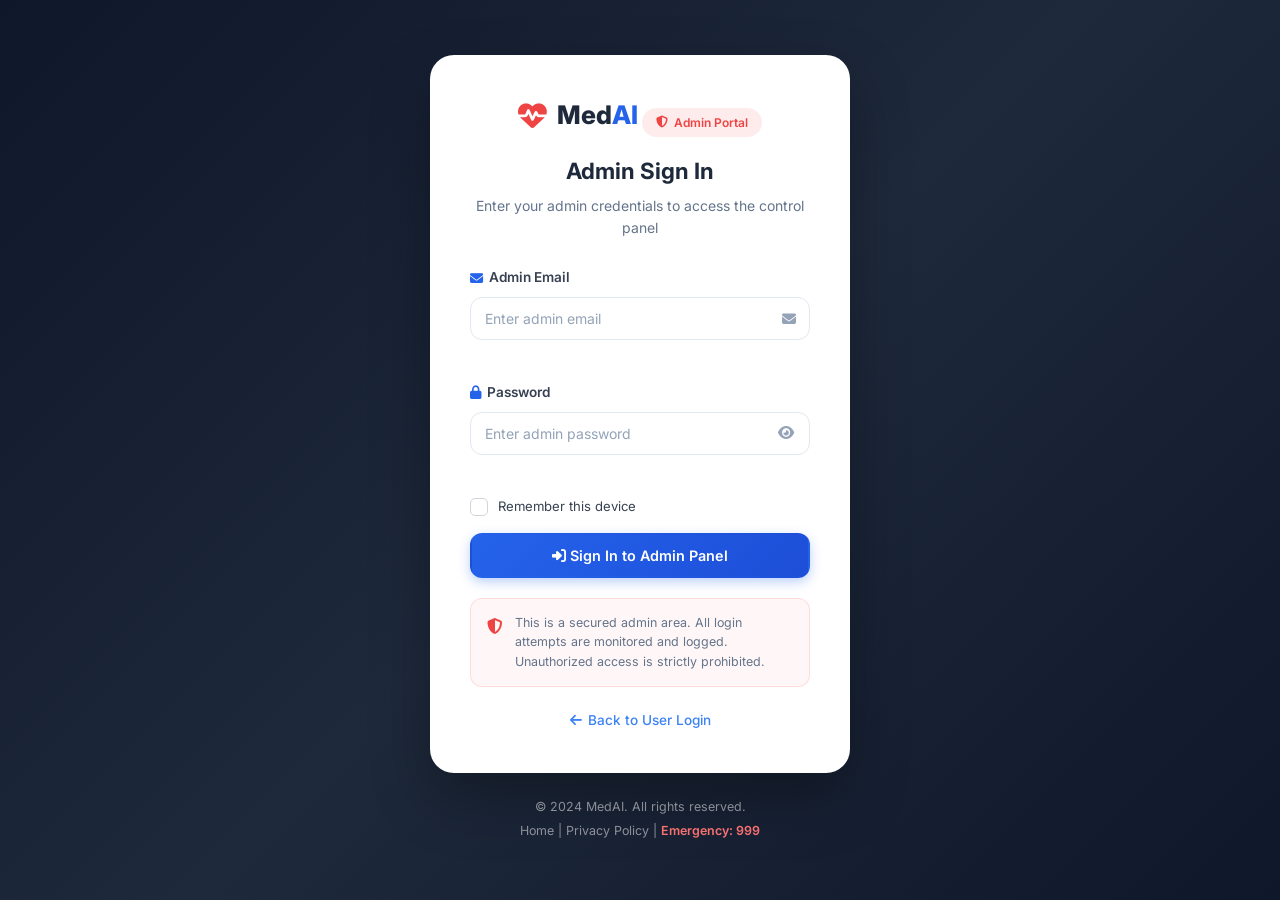
<file: medical-ai-frontend/admin/admin-dashboard.html>
<!DOCTYPE html>
<html lang="en">
<head>
    <meta charset="UTF-8">
    <meta name="viewport" content="width=device-width, initial-scale=1.0">
    <title>Admin Dashboard - MedAI Health Assistant</title>

    <!-- Google Fonts -->
    <link rel="preconnect" href="https://fonts.googleapis.com">
    <link rel="preconnect" href="https://fonts.gstatic.com" crossorigin>
    <link href="https://fonts.googleapis.com/css2?family=Inter:wght@300;400;500;600;700;800&display=swap" rel="stylesheet">

    <!-- Font Awesome Icons -->
    <link rel="stylesheet" href="https://cdnjs.cloudflare.com/ajax/libs/font-awesome/6.5.1/css/all.min.css">

    <!-- CSS Files -->
    <link rel="stylesheet" href="../css/style.css">
    <link rel="stylesheet" href="../css/admin.css">
    <link rel="stylesheet" href="../css/responsive.css">
</head>
<body class="admin-body">

    <!-- ==================== SIDEBAR OVERLAY ==================== -->
    <div class="sidebar-overlay" id="sidebarOverlay"></div>


    <!-- ==================== ADMIN SIDEBAR ==================== -->
    <aside class="admin-sidebar" id="adminSidebar">

        <!-- Sidebar Header -->
        <div class="admin-sidebar-header">
            <a href="../index.html" class="logo">
                <i class="fas fa-heartbeat"></i>
                <span>Med<span class="logo-highlight">AI</span></span>
            </a>
            <span class="admin-badge">Admin</span>
        </div>

        <!-- Sidebar Navigation -->
        <nav class="admin-sidebar-nav">

            <div class="admin-nav-section">
                <span class="admin-nav-title">Overview</span>
                <a href="admin-dashboard.html" class="admin-nav-link active">
                    <i class="fas fa-th-large"></i>
                    <span>Dashboard</span>
                </a>
            </div>

            <div class="admin-nav-section">
                <span class="admin-nav-title">Management</span>
                <a href="manage-users.html" class="admin-nav-link">
                    <i class="fas fa-users"></i>
                    <span>Users</span>
                    <span class="admin-nav-badge" id="totalUsersBadge">0</span>
                </a>
                <a href="manage-doctors.html" class="admin-nav-link">
                    <i class="fas fa-user-md"></i>
                    <span>Doctors</span>
                    <span class="admin-nav-badge" id="totalDoctorsBadge">0</span>
                </a>
            </div>

            <div class="admin-nav-section">
                <span class="admin-nav-title">Analytics</span>
                <a href="#" class="admin-nav-link" id="diagnosesNavLink">
                    <i class="fas fa-file-medical-alt"></i>
                    <span>Diagnoses</span>
                </a>
                <a href="#" class="admin-nav-link" id="reportsNavLink">
                    <i class="fas fa-chart-line"></i>
                    <span>Reports</span>
                </a>
            </div>

            <div class="admin-nav-section">
                <span class="admin-nav-title">System</span>
                <a href="#" class="admin-nav-link" id="settingsNavLink">
                    <i class="fas fa-cog"></i>
                    <span>Settings</span>
                </a>
                <a href="#" class="admin-nav-link" id="adminLogoutBtn">
                    <i class="fas fa-sign-out-alt"></i>
                    <span>Logout</span>
                </a>
            </div>

        </nav>

        <!-- Sidebar Footer -->
        <div class="admin-sidebar-footer">
            <div class="admin-sidebar-user">
                <div class="admin-sidebar-avatar">
                    <i class="fas fa-user-shield"></i>
                </div>
                <div class="admin-sidebar-info">
                    <span class="admin-sidebar-name" id="adminName">Admin</span>
                    <span class="admin-sidebar-role">Super Admin</span>
                </div>
            </div>
        </div>

    </aside>


    <!-- ==================== MAIN CONTENT ==================== -->
    <main class="admin-main" id="adminMain">

        <!-- Admin Topbar -->
        <header class="admin-topbar">
            <div class="admin-topbar-left">
                <button class="admin-toggle-btn" id="adminToggleBtn">
                    <i class="fas fa-bars"></i>
                </button>
                <div class="admin-topbar-title">
                    <h1>Dashboard</h1>
                    <p id="adminGreeting">Welcome back, Admin</p>
                </div>
            </div>
            <div class="admin-topbar-right">
                <div class="topbar-date" id="adminCurrentDate">
                    <i class="fas fa-calendar-alt"></i>
                    <span></span>
                </div>
                <a href="../index.html" class="btn btn-outline btn-sm" target="_blank">
                    <i class="fas fa-external-link-alt"></i> View Site
                </a>
            </div>
        </header>


        <!-- Admin Content -->
        <div class="admin-content">

            <!-- ==================== STATS CARDS ==================== -->
            <div class="admin-stats-grid">

                <!-- Total Users -->
                <div class="admin-stat-card">
                    <div class="admin-stat-icon icon-blue">
                        <i class="fas fa-users"></i>
                    </div>
                    <div class="admin-stat-info">
                        <span class="admin-stat-number" id="statTotalUsers">0</span>
                        <span class="admin-stat-label">Total Users</span>
                        <span class="admin-stat-change positive" id="statUsersChange">
                            <i class="fas fa-arrow-up"></i> +0 this week
                        </span>
                    </div>
                </div>

                <!-- Total Doctors -->
                <div class="admin-stat-card">
                    <div class="admin-stat-icon icon-green">
                        <i class="fas fa-user-md"></i>
                    </div>
                    <div class="admin-stat-info">
                        <span class="admin-stat-number" id="statTotalDoctors">0</span>
                        <span class="admin-stat-label">Total Doctors</span>
                        <span class="admin-stat-change positive" id="statDoctorsChange">
                            <i class="fas fa-arrow-up"></i> Active
                        </span>
                    </div>
                </div>

                <!-- Total Diagnoses -->
                <div class="admin-stat-card">
                    <div class="admin-stat-icon icon-purple">
                        <i class="fas fa-stethoscope"></i>
                    </div>
                    <div class="admin-stat-info">
                        <span class="admin-stat-number" id="statTotalDiagnoses">0</span>
                        <span class="admin-stat-label">Total Diagnoses</span>
                        <span class="admin-stat-change positive" id="statDiagnosesChange">
                            <i class="fas fa-arrow-up"></i> +0 today
                        </span>
                    </div>
                </div>

                <!-- Critical Cases -->
                <div class="admin-stat-card">
                    <div class="admin-stat-icon icon-red">
                        <i class="fas fa-exclamation-triangle"></i>
                    </div>
                    <div class="admin-stat-info">
                        <span class="admin-stat-number" id="statCriticalCases">0</span>
                        <span class="admin-stat-label">Critical Cases</span>
                        <span class="admin-stat-change negative" id="statCriticalChange">
                            <i class="fas fa-arrow-down"></i> Needs attention
                        </span>
                    </div>
                </div>

            </div>


            <!-- ==================== CHARTS SECTION ==================== -->
            <div class="admin-charts-grid">

                <!-- Severity Distribution -->
                <div class="admin-chart-card">
                    <div class="admin-chart-header">
                        <h3 class="admin-section-heading">
                            <i class="fas fa-chart-pie"></i> Severity Distribution
                        </h3>
                    </div>
                    <div class="admin-chart-body">
                        <div class="severity-chart" id="severityChart">

                            <div class="severity-bar-item">
                                <span class="severity-bar-label">Low</span>
                                <div class="severity-bar-track">
                                    <div class="severity-bar-fill fill-low" id="severityLowBar" style="width: 0%;"></div>
                                </div>
                                <span class="severity-bar-count" id="severityLowCount">0</span>
                            </div>

                            <div class="severity-bar-item">
                                <span class="severity-bar-label">Medium</span>
                                <div class="severity-bar-track">
                                    <div class="severity-bar-fill fill-medium" id="severityMediumBar" style="width: 0%;"></div>
                                </div>
                                <span class="severity-bar-count" id="severityMediumCount">0</span>
                            </div>

                            <div class="severity-bar-item">
                                <span class="severity-bar-label">High</span>
                                <div class="severity-bar-track">
                                    <div class="severity-bar-fill fill-high" id="severityHighBar" style="width: 0%;"></div>
                                </div>
                                <span class="severity-bar-count" id="severityHighCount">0</span>
                            </div>

                            <div class="severity-bar-item">
                                <span class="severity-bar-label">Critical</span>
                                <div class="severity-bar-track">
                                    <div class="severity-bar-fill fill-critical" id="severityCriticalBar" style="width: 0%;"></div>
                                </div>
                                <span class="severity-bar-count" id="severityCriticalCount">0</span>
                            </div>

                        </div>
                    </div>
                </div>

                <!-- Top Specialties -->
                <div class="admin-chart-card">
                    <div class="admin-chart-header">
                        <h3 class="admin-section-heading">
                            <i class="fas fa-star"></i> Top Specialties Needed
                        </h3>
                    </div>
                    <div class="admin-chart-body">
                        <div class="specialty-chart" id="specialtyChart">

                            <div class="severity-bar-item">
                                <span class="severity-bar-label">General</span>
                                <div class="severity-bar-track">
                                    <div class="severity-bar-fill" id="specialtyGeneralBar" style="width: 0%; background: #3b82f6;"></div>
                                </div>
                                <span class="severity-bar-count" id="specialtyGeneralCount">0</span>
                            </div>

                            <div class="severity-bar-item">
                                <span class="severity-bar-label">Derma</span>
                                <div class="severity-bar-track">
                                    <div class="severity-bar-fill" id="specialtyDermaBar" style="width: 0%; background: #8b5cf6;"></div>
                                </div>
                                <span class="severity-bar-count" id="specialtyDermaCount">0</span>
                            </div>

                            <div class="severity-bar-item">
                                <span class="severity-bar-label">Eye</span>
                                <div class="severity-bar-track">
                                    <div class="severity-bar-fill" id="specialtyEyeBar" style="width: 0%; background: #10b981;"></div>
                                </div>
                                <span class="severity-bar-count" id="specialtyEyeCount">0</span>
                            </div>

                            <div class="severity-bar-item">
                                <span class="severity-bar-label">ENT</span>
                                <div class="severity-bar-track">
                                    <div class="severity-bar-fill" id="specialtyENTBar" style="width: 0%; background: #f59e0b;"></div>
                                </div>
                                <span class="severity-bar-count" id="specialtyENTCount">0</span>
                            </div>

                        </div>
                    </div>
                </div>

            </div>


            <!-- ==================== MAIN GRID ==================== -->
            <div class="admin-dashboard-grid">

                <!-- ==================== RECENT DIAGNOSES ==================== -->
                <div class="admin-card">
                    <div class="admin-card-header">
                        <h3 class="admin-section-heading">
                            <i class="fas fa-clock"></i> Recent Diagnoses
                        </h3>
                        <a href="#" class="btn btn-outline btn-sm" id="viewAllDiagnoses">
                            View All <i class="fas fa-arrow-right"></i>
                        </a>
                    </div>

                    <!-- Loading State -->
                    <div class="admin-loading-state" id="diagnosesLoading">
                        <i class="fas fa-spinner fa-spin"></i>
                        <p>Loading recent diagnoses...</p>
                    </div>

                    <!-- Empty State -->
                    <div class="admin-empty-state" id="diagnosesEmpty" style="display: none;">
                        <div class="admin-empty-icon">
                            <i class="fas fa-clipboard-list"></i>
                        </div>
                        <h3>No Diagnoses Yet</h3>
                        <p>Recent diagnoses will appear here</p>
                    </div>

                    <!-- Diagnoses Table -->
                    <div class="admin-table-wrapper" id="diagnosesTableWrapper" style="display: none;">
                        <table class="admin-table">
                            <thead>
                                <tr>
                                    <th>Patient</th>
                                    <th>Disease</th>
                                    <th>Severity</th>
                                    <th>Date</th>
                                    <th>Actions</th>
                                </tr>
                            </thead>
                            <tbody id="diagnosesTableBody">
                                <!-- Rows will be loaded by JavaScript -->
                            </tbody>
                        </table>
                    </div>

                </div>


                <!-- ==================== RECENT ACTIVITY ==================== -->
                <div class="admin-card">
                    <div class="admin-card-header">
                        <h3 class="admin-section-heading">
                            <i class="fas fa-stream"></i> Recent Activity
                        </h3>
                    </div>

                    <div class="admin-activity-list" id="activityList">

                        <!-- Loading State -->
                        <div class="admin-loading-state" id="activityLoading">
                            <i class="fas fa-spinner fa-spin"></i>
                            <p>Loading activity...</p>
                        </div>

                        <!-- Activity Items Container -->
                        <div id="activityItems" style="display: none;">
                            <!-- Items will be loaded by JavaScript -->
                        </div>

                        <!-- Empty State -->
                        <div class="admin-empty-state" id="activityEmpty" style="display: none;">
                            <div class="admin-empty-icon">
                                <i class="fas fa-stream"></i>
                            </div>
                            <h3>No Activity</h3>
                            <p>Activity will appear here as users interact</p>
                        </div>

                    </div>
                </div>


                <!-- ==================== QUICK ACTIONS ==================== -->
                <div class="admin-card">
                    <div class="admin-card-header">
                        <h3 class="admin-section-heading">
                            <i class="fas fa-bolt"></i> Quick Actions
                        </h3>
                    </div>
                    <div class="admin-card-body">
                        <div class="admin-quick-actions">

                            <a href="manage-doctors.html" class="admin-quick-action-btn">
                                <div class="admin-quick-icon icon-green">
                                    <i class="fas fa-plus"></i>
                                </div>
                                <div class="admin-quick-text">
                                    <span class="admin-quick-title">Add New Doctor</span>
                                    <span class="admin-quick-desc">Register a specialist</span>
                                </div>
                                <i class="fas fa-chevron-right admin-quick-arrow"></i>
                            </a>

                            <a href="manage-users.html" class="admin-quick-action-btn">
                                <div class="admin-quick-icon icon-blue">
                                    <i class="fas fa-users-cog"></i>
                                </div>
                                <div class="admin-quick-text">
                                    <span class="admin-quick-title">Manage Users</span>
                                    <span class="admin-quick-desc">View and manage accounts</span>
                                </div>
                                <i class="fas fa-chevron-right admin-quick-arrow"></i>
                            </a>

                            <a href="#" class="admin-quick-action-btn" id="exportDataBtn">
                                <div class="admin-quick-icon icon-purple">
                                    <i class="fas fa-download"></i>
                                </div>
                                <div class="admin-quick-text">
                                    <span class="admin-quick-title">Export Data</span>
                                    <span class="admin-quick-desc">Download reports as CSV</span>
                                </div>
                                <i class="fas fa-chevron-right admin-quick-arrow"></i>
                            </a>

                            <a href="#" class="admin-quick-action-btn" id="systemHealthBtn">
                                <div class="admin-quick-icon icon-orange">
                                    <i class="fas fa-server"></i>
                                </div>
                                <div class="admin-quick-text">
                                    <span class="admin-quick-title">System Health</span>
                                    <span class="admin-quick-desc">Check API and DB status</span>
                                </div>
                                <i class="fas fa-chevron-right admin-quick-arrow"></i>
                            </a>

                        </div>
                    </div>
                </div>


                <!-- ==================== SYSTEM STATUS ==================== -->
                <div class="admin-card">
                    <div class="admin-card-header">
                        <h3 class="admin-section-heading">
                            <i class="fas fa-heartbeat"></i> System Status
                        </h3>
                    </div>
                    <div class="admin-card-body">
                        <div class="system-status-list">

                            <div class="system-status-item">
                                <div class="system-status-dot dot-green"></div>
                                <span class="system-status-name">Flask API Server</span>
                                <span class="system-status-value" id="apiStatus">Checking...</span>
                            </div>

                            <div class="system-status-item">
                                <div class="system-status-dot dot-green"></div>
                                <span class="system-status-name">Supabase Database</span>
                                <span class="system-status-value" id="dbStatus">Checking...</span>
                            </div>

                            <div class="system-status-item">
                                <div class="system-status-dot dot-green"></div>
                                <span class="system-status-name">Gemini AI API</span>
                                <span class="system-status-value" id="aiStatus">Checking...</span>
                            </div>

                            <div class="system-status-item">
                                <div class="system-status-dot dot-green"></div>
                                <span class="system-status-name">Image Storage</span>
                                <span class="system-status-value" id="storageStatus">Checking...</span>
                            </div>

                        </div>
                    </div>
                </div>

            </div>

        </div>

    </main>


    <!-- ==================== DIAGNOSIS DETAIL MODAL ==================== -->
    <div class="admin-modal-overlay" id="diagnosisDetailModal" style="display: none;">
        <div class="admin-modal admin-modal-large">
            <div class="admin-modal-header">
                <h2><i class="fas fa-file-medical-alt"></i> Diagnosis Details</h2>
                <button class="admin-modal-close" id="diagnosisDetailClose">
                    <i class="fas fa-times"></i>
                </button>
            </div>
            <div class="admin-modal-body">

                <!-- Patient Info -->
                <div class="admin-user-detail-card">
                    <div class="admin-user-detail-header">
                        <div class="admin-user-detail-avatar">
                            <i class="fas fa-user"></i>
                        </div>
                        <div>
                            <div class="admin-user-detail-name" id="diagDetailPatient">--</div>
                            <div class="admin-user-detail-email" id="diagDetailEmail">--</div>
                        </div>
                    </div>
                    <div class="admin-user-detail-grid">
                        <div class="admin-user-detail-item">
                            <div class="admin-user-detail-label">Disease</div>
                            <div class="admin-user-detail-value" id="diagDetailDisease">--</div>
                        </div>
                        <div class="admin-user-detail-item">
                            <div class="admin-user-detail-label">Severity</div>
                            <div class="admin-user-detail-value" id="diagDetailSeverity">--</div>
                        </div>
                        <div class="admin-user-detail-item">
                            <div class="admin-user-detail-label">Confidence</div>
                            <div class="admin-user-detail-value" id="diagDetailConfidence">--</div>
                        </div>
                        <div class="admin-user-detail-item">
                            <div class="admin-user-detail-label">Date</div>
                            <div class="admin-user-detail-value" id="diagDetailDate">--</div>
                        </div>
                    </div>
                </div>

                <!-- Symptoms -->
                <div class="admin-card" style="box-shadow: none; margin-bottom: 16px;">
                    <div class="admin-card-header">
                        <h4 style="font-size: 0.9rem; font-weight: 700; color: #1e293b; margin: 0;">
                            <i class="fas fa-notes-medical" style="color: #3b82f6;"></i> Symptoms
                        </h4>
                    </div>
                    <div class="admin-card-body">
                        <p id="diagDetailSymptoms" style="font-size: 0.875rem; color: #374151; line-height: 1.7;">--</p>
                    </div>
                </div>

                <!-- AI Response -->
                <div class="admin-card" style="box-shadow: none;">
                    <div class="admin-card-header">
                        <h4 style="font-size: 0.9rem; font-weight: 700; color: #1e293b; margin: 0;">
                            <i class="fas fa-robot" style="color: #3b82f6;"></i> AI Analysis
                        </h4>
                    </div>
                    <div class="admin-card-body">
                        <p id="diagDetailAI" style="font-size: 0.82rem; color: #64748b; line-height: 1.7; white-space: pre-wrap;">--</p>
                    </div>
                </div>

            </div>
        </div>
    </div>


    <!-- ==================== SYSTEM HEALTH MODAL ==================== -->
    <div class="admin-modal-overlay" id="systemHealthModal" style="display: none;">
        <div class="admin-modal">
            <div class="admin-modal-header">
                <h2><i class="fas fa-server"></i> System Health Check</h2>
                <button class="admin-modal-close" id="systemHealthClose">
                    <i class="fas fa-times"></i>
                </button>
            </div>
            <div class="admin-modal-body">

                <div class="system-health-checks" id="systemHealthChecks">

                    <div class="health-check-item">
                        <div class="health-check-icon" id="healthApiIcon">
                            <i class="fas fa-spinner fa-spin"></i>
                        </div>
                        <div class="health-check-info">
                            <span class="health-check-name">Backend API</span>
                            <span class="health-check-status" id="healthApiStatus">Checking...</span>
                        </div>
                    </div>

                    <div class="health-check-item">
                        <div class="health-check-icon" id="healthDbIcon">
                            <i class="fas fa-spinner fa-spin"></i>
                        </div>
                        <div class="health-check-info">
                            <span class="health-check-name">Database Connection</span>
                            <span class="health-check-status" id="healthDbStatus">Checking...</span>
                        </div>
                    </div>

                    <div class="health-check-item">
                        <div class="health-check-icon" id="healthAiIcon">
                            <i class="fas fa-spinner fa-spin"></i>
                        </div>
                        <div class="health-check-info">
                            <span class="health-check-name">Gemini AI API</span>
                            <span class="health-check-status" id="healthAiStatus">Checking...</span>
                        </div>
                    </div>

                    <div class="health-check-item">
                        <div class="health-check-icon" id="healthStorageIcon">
                            <i class="fas fa-spinner fa-spin"></i>
                        </div>
                        <div class="health-check-info">
                            <span class="health-check-name">File Storage</span>
                            <span class="health-check-status" id="healthStorageStatus">Checking...</span>
                        </div>
                    </div>

                </div>

                <button class="btn btn-primary btn-full" id="runHealthCheckBtn" style="margin-top: 20px;">
                    <i class="fas fa-sync-alt"></i> Run Health Check
                </button>

            </div>
        </div>
    </div>


    <!-- ==================== SCRIPTS ==================== -->
    <script src="../js/config.js"></script>
    <script src="../js/api.js"></script>
    <script src="../js/admin.js"></script>

    <!-- Inline Styles -->
    <style>
        /* Admin Dashboard Grid */
        .admin-dashboard-grid {
            display: grid;
            grid-template-columns: 1fr 1fr;
            gap: 20px;
        }

        .admin-dashboard-grid .admin-card:first-child {
            grid-column: 1 / -1;
        }

        /* Quick Actions */
        .admin-quick-actions {
            display: flex;
            flex-direction: column;
            gap: 10px;
        }

        .admin-quick-action-btn {
            display: flex;
            align-items: center;
            gap: 14px;
            padding: 14px 16px;
            border-radius: 12px;
            background: #f8fafc;
            border: 1px solid #f1f5f9;
            text-decoration: none;
            transition: all 0.2s ease;
            cursor: pointer;
        }

        .admin-quick-action-btn:hover {
            background: #f1f5f9;
            border-color: #e2e8f0;
            transform: translateX(4px);
        }

        .admin-quick-icon {
            width: 40px;
            height: 40px;
            border-radius: 10px;
            display: flex;
            align-items: center;
            justify-content: center;
            font-size: 0.9rem;
            flex-shrink: 0;
        }

        .admin-quick-icon.icon-green {
            background: rgba(16, 185, 129, 0.1);
            color: #10b981;
        }

        .admin-quick-icon.icon-blue {
            background: rgba(59, 130, 246, 0.1);
            color: #3b82f6;
        }

        .admin-quick-icon.icon-purple {
            background: rgba(139, 92, 246, 0.1);
            color: #8b5cf6;
        }

        .admin-quick-icon.icon-orange {
            background: rgba(245, 158, 11, 0.1);
            color: #f59e0b;
        }

        .admin-quick-text {
            flex: 1;
            display: flex;
            flex-direction: column;
            gap: 2px;
        }

        .admin-quick-title {
            font-size: 0.875rem;
            font-weight: 600;
            color: #1e293b;
        }

        .admin-quick-desc {
            font-size: 0.75rem;
            color: #94a3b8;
        }

        .admin-quick-arrow {
            color: #cbd5e1;
            font-size: 0.75rem;
            transition: color 0.2s ease;
        }

        .admin-quick-action-btn:hover .admin-quick-arrow {
            color: #3b82f6;
        }

        /* System Status */
        .system-status-list {
            display: flex;
            flex-direction: column;
            gap: 14px;
        }

        .system-status-item {
            display: flex;
            align-items: center;
            gap: 10px;
            padding: 10px 0;
            border-bottom: 1px solid #f8fafc;
        }

        .system-status-item:last-child {
            border-bottom: none;
        }

        .system-status-dot {
            width: 8px;
            height: 8px;
            border-radius: 50%;
            flex-shrink: 0;
        }

        .dot-green {
            background: #10b981;
            box-shadow: 0 0 6px rgba(16, 185, 129, 0.4);
        }

        .dot-red {
            background: #ef4444;
            box-shadow: 0 0 6px rgba(239, 68, 68, 0.4);
        }

        .dot-yellow {
            background: #f59e0b;
            box-shadow: 0 0 6px rgba(245, 158, 11, 0.4);
        }

        .system-status-name {
            flex: 1;
            font-size: 0.85rem;
            font-weight: 500;
            color: #374151;
        }

        .system-status-value {
            font-size: 0.78rem;
            font-weight: 600;
            color: #10b981;
        }

        .system-status-value.status-error {
            color: #ef4444;
        }

        .system-status-value.status-warning {
            color: #f59e0b;
        }

        /* Health Check Items */
        .system-health-checks {
            display: flex;
            flex-direction: column;
            gap: 14px;
        }

        .health-check-item {
            display: flex;
            align-items: center;
            gap: 14px;
            padding: 14px 16px;
            border-radius: 12px;
            background: #f8fafc;
            border: 1px solid #f1f5f9;
        }

        .health-check-icon {
            width: 40px;
            height: 40px;
            border-radius: 10px;
            display: flex;
            align-items: center;
            justify-content: center;
            font-size: 1rem;
            background: rgba(59, 130, 246, 0.1);
            color: #3b82f6;
            flex-shrink: 0;
        }

        .health-check-icon.check-pass {
            background: rgba(16, 185, 129, 0.1);
            color: #10b981;
        }

        .health-check-icon.check-fail {
            background: rgba(239, 68, 68, 0.1);
            color: #ef4444;
        }

        .health-check-info {
            flex: 1;
            display: flex;
            flex-direction: column;
            gap: 2px;
        }

        .health-check-name {
            font-size: 0.875rem;
            font-weight: 600;
            color: #1e293b;
        }

        .health-check-status {
            font-size: 0.78rem;
            color: #64748b;
        }

        .health-check-status.check-pass {
            color: #10b981;
        }

        .health-check-status.check-fail {
            color: #ef4444;
        }

        /* Topbar Date */
        .topbar-date {
            display: flex;
            align-items: center;
            gap: 6px;
            font-size: 0.8rem;
            color: #64748b;
            font-weight: 500;
        }

        .topbar-date i {
            color: #3b82f6;
        }

        /* Responsive */
        @media (max-width: 768px) {
            .admin-dashboard-grid {
                grid-template-columns: 1fr;
            }

            .admin-charts-grid {
                grid-template-columns: 1fr;
            }
        }
    </style>

</body>
</html>
</file>
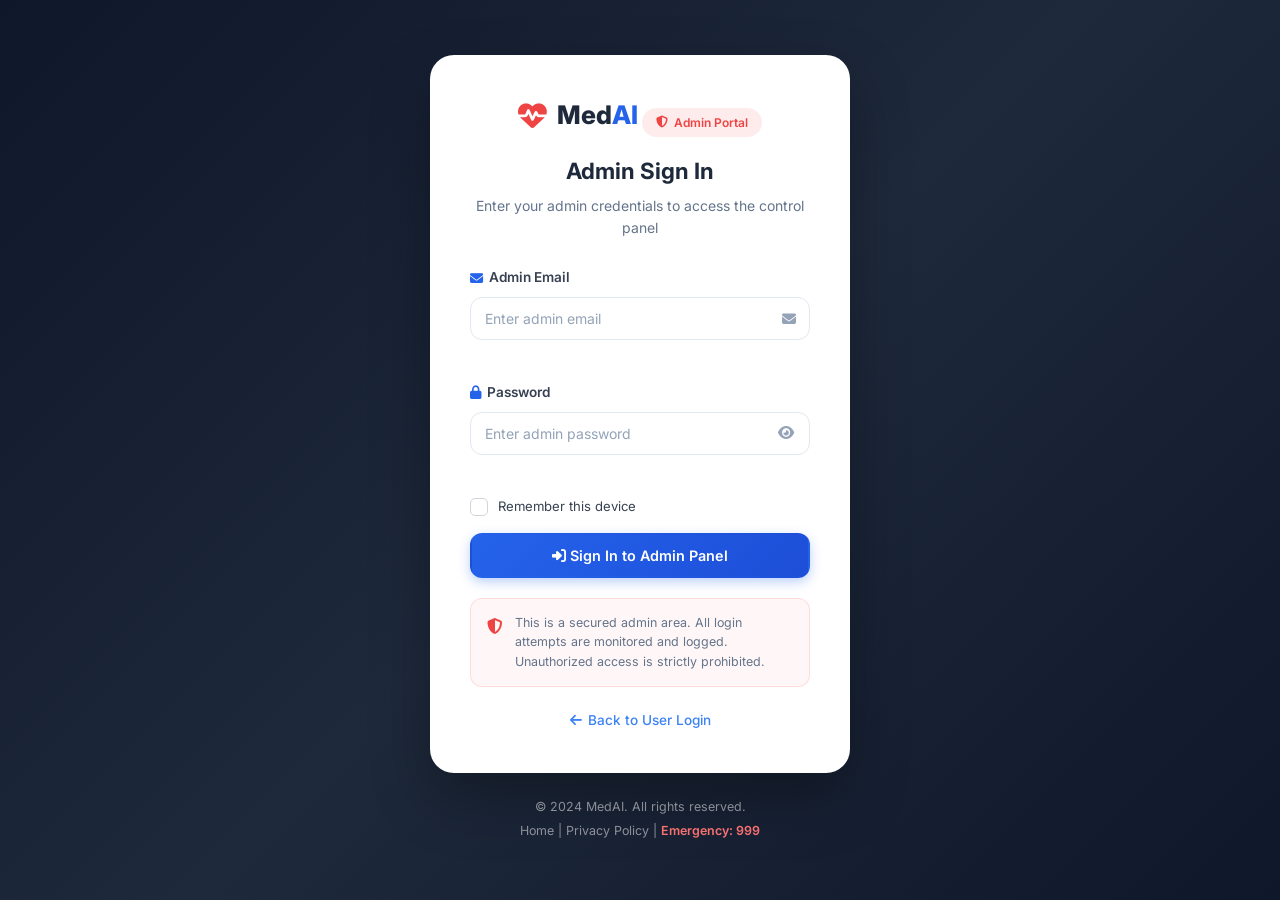
<file: medical-ai-frontend/admin/admin-login.html>
<!doctype html>
<html lang="en">
  <head>
    <meta charset="UTF-8" />
    <meta name="viewport" content="width=device-width, initial-scale=1.0" />
    <title>Admin Login - MedAI Health Assistant</title>

    <!-- Google Fonts -->
    <link rel="preconnect" href="https://fonts.googleapis.com" />
    <link rel="preconnect" href="https://fonts.gstatic.com" crossorigin />
    <link
      href="https://fonts.googleapis.com/css2?family=Inter:wght@300;400;500;600;700;800&display=swap"
      rel="stylesheet"
    />

    <!-- Font Awesome Icons -->
    <link
      rel="stylesheet"
      href="https://cdnjs.cloudflare.com/ajax/libs/font-awesome/6.5.1/css/all.min.css"
    />

    <!-- CSS Files -->
    <link rel="stylesheet" href="../css/style.css" />
    <link rel="stylesheet" href="../css/auth.css" />
    <link rel="stylesheet" href="../css/admin.css" />
    <link rel="stylesheet" href="../css/responsive.css" />
  </head>
  <body class="admin-login-body">
    <!-- ==================== ADMIN LOGIN CONTAINER ==================== -->
    <div class="admin-login-container">
      <!-- Admin Login Card -->
      <div class="admin-login-card">
        <!-- Login Header -->
        <div class="admin-login-header">
          <!-- Logo -->
          <a href="../index.html" class="admin-login-logo">
            <i class="fas fa-heartbeat"></i>
            <span>Med<span class="logo-highlight">AI</span></span>
          </a>

          <!-- Admin Badge -->
          <div class="admin-login-badge">
            <i class="fas fa-shield-alt"></i>
            <span>Admin Portal</span>
          </div>

          <h2>Admin Sign In</h2>
          <p>Enter your admin credentials to access the control panel</p>
        </div>

        <!-- Login Form -->
        <form id="adminLoginForm" class="auth-form">
          <!-- Email -->
          <div class="form-group">
            <label for="adminEmail" class="form-label">
              <i class="fas fa-envelope"></i> Admin Email
            </label>
            <div class="input-wrapper">
              <input
                type="email"
                id="adminEmail"
                name="adminEmail"
                class="form-input"
                placeholder="Enter admin email"
                required
                autocomplete="email"
              />
              <span class="input-icon">
                <i class="fas fa-envelope"></i>
              </span>
            </div>
            <span class="form-error" id="adminEmailError"></span>
          </div>

          <!-- Password -->
          <div class="form-group">
            <label for="adminPassword" class="form-label">
              <i class="fas fa-lock"></i> Password
            </label>
            <div class="input-wrapper">
              <input
                type="password"
                id="adminPassword"
                name="adminPassword"
                class="form-input"
                placeholder="Enter admin password"
                required
                autocomplete="current-password"
                minlength="6"
              />
              <button
                type="button"
                class="toggle-password"
                id="toggleAdminPassword"
              >
                <i class="fas fa-eye"></i>
              </button>
            </div>
            <span class="form-error" id="adminPasswordError"></span>
          </div>

          <!-- Remember Me -->
          <div class="form-options">
            <label class="checkbox-wrapper">
              <input
                type="checkbox"
                id="adminRememberMe"
                name="adminRememberMe"
              />
              <span class="checkmark"></span>
              <span class="checkbox-label">Remember this device</span>
            </label>
          </div>

          <!-- Error Alert -->
          <div
            class="alert alert-error"
            id="adminLoginAlert"
            style="display: none"
          >
            <i class="fas fa-exclamation-circle"></i>
            <span id="adminLoginAlertMessage"></span>
          </div>

          <!-- Success Alert -->
          <div
            class="alert alert-success"
            id="adminLoginSuccess"
            style="display: none"
          >
            <i class="fas fa-check-circle"></i>
            <span id="adminLoginSuccessMessage"></span>
          </div>

          <!-- Submit Button -->
          <button
            type="submit"
            class="btn btn-primary btn-full"
            id="adminLoginBtn"
          >
            <span class="btn-text">
              <i class="fas fa-sign-in-alt"></i> Sign In to Admin Panel
            </span>
            <span class="btn-loader" style="display: none">
              <i class="fas fa-spinner fa-spin"></i> Authenticating...
            </span>
          </button>
        </form>

        <!-- Security Notice -->
        <div class="admin-security-notice">
          <div class="security-notice-icon">
            <i class="fas fa-shield-alt"></i>
          </div>
          <div class="security-notice-text">
            <p>
              This is a secured admin area. All login attempts are monitored and
              logged. Unauthorized access is strictly prohibited.
            </p>
          </div>
        </div>

        <!-- Footer Links -->
        <div class="admin-login-footer">
          <a href="../login.html">
            <i class="fas fa-arrow-left"></i> Back to User Login
          </a>
        </div>
      </div>

      <!-- Bottom Text -->
      <div class="admin-login-bottom">
        <p>&copy; 2024 MedAI. All rights reserved.</p>
        <p>
          <a href="../index.html">Home</a> | <a href="#">Privacy Policy</a> |
          <a href="tel:999" class="emergency-link">Emergency: 999</a>
        </p>
      </div>
    </div>

    <!-- ==================== SCRIPTS ==================== -->
    <script src="../js/config.js"></script>
    <script src="../js/admin.js"></script>

    <!-- Inline Styles for Admin Login Specific -->
    <style>
      /* Security Notice */
      .admin-security-notice {
        display: flex;
        align-items: flex-start;
        gap: 12px;
        padding: 14px 16px;
        background: rgba(239, 68, 68, 0.04);
        border: 1px solid rgba(239, 68, 68, 0.15);
        border-radius: 12px;
        margin-top: 20px;
      }

      .security-notice-icon {
        flex-shrink: 0;
        font-size: 1rem;
        color: #ef4444;
        margin-top: 1px;
      }

      .security-notice-text p {
        font-size: 0.78rem;
        color: #64748b;
        line-height: 1.6;
        margin: 0;
      }

      /* Admin Login Bottom */
      .admin-login-bottom {
        text-align: center;
        margin-top: 24px;
      }

      .admin-login-bottom p {
        font-size: 0.78rem;
        color: rgba(255, 255, 255, 0.5);
        margin: 4px 0;
      }

      .admin-login-bottom a {
        color: rgba(255, 255, 255, 0.5);
        text-decoration: none;
        transition: color 0.2s ease;
      }

      .admin-login-bottom a:hover {
        color: rgba(255, 255, 255, 0.8);
      }

      .admin-login-bottom .emergency-link {
        color: #f87171 !important;
        font-weight: 600;
      }

      /* Password Toggle */
      .toggle-password {
        position: absolute;
        right: 12px;
        top: 50%;
        transform: translateY(-50%);
        background: none;
        border: none;
        cursor: pointer;
        color: #94a3b8;
        font-size: 0.9rem;
        padding: 4px;
        display: flex;
        align-items: center;
        justify-content: center;
        transition: color 0.2s ease;
        z-index: 1;
      }

      .toggle-password:hover {
        color: #2563eb;
      }

      /* Form Error */
      .form-error {
        display: block;
        font-size: 0.78rem;
        color: #ef4444;
        font-weight: 500;
        margin-top: 6px;
        min-height: 18px;
      }

      /* Form Options */
      .form-options {
        margin-bottom: 16px;
      }

      /* Checkbox */
      .checkbox-wrapper {
        display: flex;
        align-items: center;
        gap: 10px;
        cursor: pointer;
        user-select: none;
      }

      .checkbox-wrapper input[type="checkbox"] {
        display: none;
      }

      .checkmark {
        width: 18px;
        height: 18px;
        border: 1.5px solid #d1d5db;
        border-radius: 5px;
        display: flex;
        align-items: center;
        justify-content: center;
        transition: all 0.2s ease;
        flex-shrink: 0;
        background: #ffffff;
      }

      .checkbox-wrapper input[type="checkbox"]:checked ~ .checkmark {
        background: #2563eb;
        border-color: #2563eb;
      }

      .checkbox-wrapper input[type="checkbox"]:checked ~ .checkmark::after {
        content: "\f00c";
        font-family: "Font Awesome 6 Free";
        font-weight: 900;
        font-size: 0.65rem;
        color: #ffffff;
      }

      .checkbox-label {
        font-size: 0.82rem;
        color: #374151;
      }

      /* Alert */
      .alert {
        display: flex;
        align-items: center;
        gap: 10px;
        padding: 12px 14px;
        border-radius: 10px;
        font-size: 0.85rem;
        font-weight: 500;
        margin-bottom: 16px;
      }

      .alert-error {
        background: rgba(239, 68, 68, 0.08);
        color: #dc2626;
        border: 1px solid rgba(239, 68, 68, 0.2);
      }

      .alert-success {
        background: rgba(16, 185, 129, 0.08);
        color: #059669;
        border: 1px solid rgba(16, 185, 129, 0.2);
      }

      /* Input Wrapper */
      .input-wrapper {
        position: relative;
        display: flex;
        align-items: center;
      }

      .form-input {
        width: 100%;
        padding: 12px 42px 12px 14px;
        border: 1.5px solid #e2e8f0;
        border-radius: 12px;
        font-size: 0.9rem;
        color: #1e293b;
        background: #ffffff;
        transition: all 0.2s ease;
        font-family: "Inter", sans-serif;
        box-sizing: border-box;
        outline: none;
      }

      .form-input:focus {
        border-color: #2563eb;
        box-shadow: 0 0 0 3px rgba(37, 99, 235, 0.1);
      }

      .form-input::placeholder {
        color: #94a3b8;
      }

      .input-icon {
        position: absolute;
        right: 14px;
        top: 50%;
        transform: translateY(-50%);
        color: #94a3b8;
        font-size: 0.875rem;
        pointer-events: none;
      }

      /* Form Label */
      .form-label {
        display: flex;
        align-items: center;
        gap: 6px;
        font-size: 0.85rem;
        font-weight: 600;
        color: #374151;
        margin-bottom: 8px;
      }

      .form-label i {
        color: #2563eb;
        font-size: 0.82rem;
      }

      /* Form Group */
      .form-group {
        margin-bottom: 18px;
      }

      /* Button */
      .btn {
        display: inline-flex;
        align-items: center;
        justify-content: center;
        gap: 8px;
        padding: 12px 24px;
        border-radius: 12px;
        font-size: 0.9rem;
        font-weight: 600;
        cursor: pointer;
        transition: all 0.2s ease;
        text-decoration: none;
        border: 2px solid transparent;
        font-family: "Inter", sans-serif;
        outline: none;
      }

      .btn-primary {
        background: linear-gradient(135deg, #2563eb, #1d4ed8);
        color: #ffffff;
        box-shadow: 0 4px 12px rgba(37, 99, 235, 0.3);
      }

      .btn-primary:hover {
        background: linear-gradient(135deg, #1d4ed8, #1e40af);
        transform: translateY(-1px);
        box-shadow: 0 6px 16px rgba(37, 99, 235, 0.4);
      }

      .btn-full {
        width: 100%;
      }

      .btn-loader {
        display: flex;
        align-items: center;
        gap: 8px;
      }

      /* Admin Login Logo */
      .admin-login-logo {
        display: inline-flex;
        align-items: center;
        gap: 10px;
        font-size: 1.6rem;
        font-weight: 800;
        color: #1e293b;
        text-decoration: none;
        margin-bottom: 16px;
      }

      .admin-login-logo i {
        color: #ef4444;
        font-size: 1.8rem;
      }

      .logo-highlight {
        color: #2563eb;
      }

      /* Admin Login Header */
      .admin-login-header {
        text-align: center;
        margin-bottom: 28px;
      }

      .admin-login-header h2 {
        font-size: 1.4rem;
        font-weight: 700;
        color: #1e293b;
        margin-bottom: 6px;
      }

      .admin-login-header p {
        font-size: 0.875rem;
        color: #64748b;
      }

      /* Admin Login Badge */
      .admin-login-badge {
        display: inline-flex;
        align-items: center;
        gap: 6px;
        background: rgba(239, 68, 68, 0.1);
        color: #ef4444;
        font-size: 0.75rem;
        font-weight: 600;
        padding: 5px 14px;
        border-radius: 20px;
        margin-bottom: 16px;
      }

      /* Admin Login Footer */
      .admin-login-footer {
        text-align: center;
        margin-top: 20px;
      }

      .admin-login-footer a {
        font-size: 0.85rem;
        color: #3b82f6;
        text-decoration: none;
        font-weight: 500;
        display: inline-flex;
        align-items: center;
        gap: 6px;
        transition: color 0.2s ease;
      }

      .admin-login-footer a:hover {
        color: #1d4ed8;
      }

      /* Admin Login Body */
      .admin-login-body {
        background: linear-gradient(
          135deg,
          #0f172a 0%,
          #1e293b 50%,
          #0f172a 100%
        );
        min-height: 100vh;
        display: flex;
        align-items: center;
        justify-content: center;
        padding: 20px;
        font-family: "Inter", sans-serif;
      }

      /* Admin Login Container */
      .admin-login-container {
        width: 100%;
        max-width: 420px;
      }

      /* Admin Login Card */
      .admin-login-card {
        background: #ffffff;
        border-radius: 24px;
        padding: 40px;
        box-shadow: 0 25px 60px rgba(0, 0, 0, 0.3);
      }

      /* Responsive */
      @media (max-width: 480px) {
        .admin-login-card {
          padding: 28px 20px;
          border-radius: 20px;
        }

        .admin-login-header h2 {
          font-size: 1.2rem;
        }

        .admin-login-logo {
          font-size: 1.4rem;
        }
      }
    </style>
    <!-- ==================== SCRIPTS ==================== -->
    <script src="../js/config.js"></script>
    <script src="../js/api.js"></script>
    <!-- ← ADD -->
    <script src="../js/admin.js"></script>
  </body>
</html>
</file>
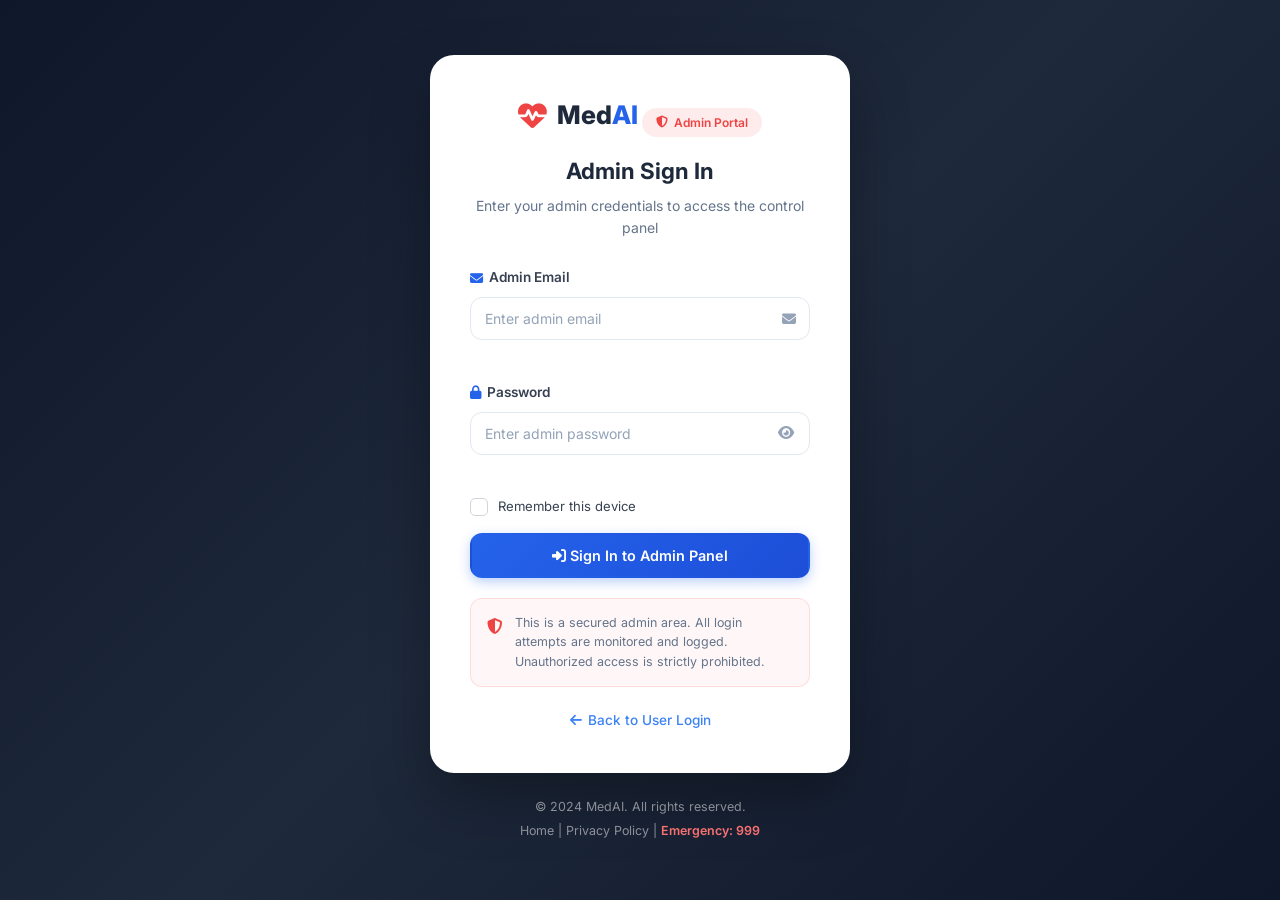
<file: medical-ai-frontend/admin/manage-doctors.html>
<!DOCTYPE html>
<html lang="en">
<head>
    <meta charset="UTF-8">
    <meta name="viewport" content="width=device-width, initial-scale=1.0">
    <title>Manage Doctors - MedAI Admin</title>

    <!-- Google Fonts -->
    <link rel="preconnect" href="https://fonts.googleapis.com">
    <link rel="preconnect" href="https://fonts.gstatic.com" crossorigin>
    <link href="https://fonts.googleapis.com/css2?family=Inter:wght@300;400;500;600;700;800&display=swap" rel="stylesheet">

    <!-- Font Awesome Icons -->
    <link rel="stylesheet" href="https://cdnjs.cloudflare.com/ajax/libs/font-awesome/6.5.1/css/all.min.css">

    <!-- CSS Files -->
    <link rel="stylesheet" href="../css/style.css">
    <link rel="stylesheet" href="../css/admin.css">
    <link rel="stylesheet" href="../css/responsive.css">
</head>
<body class="admin-body">

    <!-- ==================== SIDEBAR OVERLAY ==================== -->
    <div class="sidebar-overlay" id="sidebarOverlay"></div>


    <!-- ==================== ADMIN SIDEBAR ==================== -->
    <aside class="admin-sidebar" id="adminSidebar">

        <!-- Sidebar Header -->
        <div class="admin-sidebar-header">
            <a href="../index.html" class="logo">
                <i class="fas fa-heartbeat"></i>
                <span>Med<span class="logo-highlight">AI</span></span>
            </a>
            <span class="admin-badge">Admin</span>
        </div>

        <!-- Sidebar Navigation -->
        <nav class="admin-sidebar-nav">

            <div class="admin-nav-section">
                <span class="admin-nav-title">Overview</span>
                <a href="admin-dashboard.html" class="admin-nav-link">
                    <i class="fas fa-th-large"></i>
                    <span>Dashboard</span>
                </a>
            </div>

            <div class="admin-nav-section">
                <span class="admin-nav-title">Management</span>
                <a href="manage-users.html" class="admin-nav-link">
                    <i class="fas fa-users"></i>
                    <span>Users</span>
                </a>
                <a href="manage-doctors.html" class="admin-nav-link active">
                    <i class="fas fa-user-md"></i>
                    <span>Doctors</span>
                </a>
            </div>

            <div class="admin-nav-section">
                <span class="admin-nav-title">Analytics</span>
                <a href="#" class="admin-nav-link">
                    <i class="fas fa-file-medical-alt"></i>
                    <span>Diagnoses</span>
                </a>
                <a href="#" class="admin-nav-link">
                    <i class="fas fa-chart-line"></i>
                    <span>Reports</span>
                </a>
            </div>

            <div class="admin-nav-section">
                <span class="admin-nav-title">System</span>
                <a href="#" class="admin-nav-link">
                    <i class="fas fa-cog"></i>
                    <span>Settings</span>
                </a>
                <a href="#" class="admin-nav-link" id="adminLogoutBtn">
                    <i class="fas fa-sign-out-alt"></i>
                    <span>Logout</span>
                </a>
            </div>

        </nav>

        <!-- Sidebar Footer -->
        <div class="admin-sidebar-footer">
            <div class="admin-sidebar-user">
                <div class="admin-sidebar-avatar">
                    <i class="fas fa-user-shield"></i>
                </div>
                <div class="admin-sidebar-info">
                    <span class="admin-sidebar-name" id="adminName">Admin</span>
                    <span class="admin-sidebar-role">Super Admin</span>
                </div>
            </div>
        </div>

    </aside>


    <!-- ==================== MAIN CONTENT ==================== -->
    <main class="admin-main" id="adminMain">

        <!-- Admin Topbar -->
        <header class="admin-topbar">
            <div class="admin-topbar-left">
                <button class="admin-toggle-btn" id="adminToggleBtn">
                    <i class="fas fa-bars"></i>
                </button>
                <div class="admin-topbar-title">
                    <h1>Manage Doctors</h1>
                    <p>Add, edit, and manage specialist doctors</p>
                </div>
            </div>
            <div class="admin-topbar-right">
                <button class="btn btn-primary btn-sm" id="addDoctorBtn">
                    <i class="fas fa-plus"></i> Add Doctor
                </button>
            </div>
        </header>


        <!-- Admin Content -->
        <div class="admin-content">

            <!-- ==================== STATS CARDS ==================== -->
            <div class="admin-stats-grid">

                <div class="admin-stat-card">
                    <div class="admin-stat-icon icon-green">
                        <i class="fas fa-user-md"></i>
                    </div>
                    <div class="admin-stat-info">
                        <span class="admin-stat-number" id="statTotalDoctors">0</span>
                        <span class="admin-stat-label">Total Doctors</span>
                    </div>
                </div>

                <div class="admin-stat-card">
                    <div class="admin-stat-icon icon-blue">
                        <i class="fas fa-check-circle"></i>
                    </div>
                    <div class="admin-stat-info">
                        <span class="admin-stat-number" id="statActiveDoctors">0</span>
                        <span class="admin-stat-label">Available</span>
                    </div>
                </div>

                <div class="admin-stat-card">
                    <div class="admin-stat-icon icon-purple">
                        <i class="fas fa-hospital"></i>
                    </div>
                    <div class="admin-stat-info">
                        <span class="admin-stat-number" id="statSpecialties">0</span>
                        <span class="admin-stat-label">Specialties</span>
                    </div>
                </div>

                <div class="admin-stat-card">
                    <div class="admin-stat-icon icon-orange">
                        <i class="fas fa-star"></i>
                    </div>
                    <div class="admin-stat-info">
                        <span class="admin-stat-number" id="statAvgRating">0.0</span>
                        <span class="admin-stat-label">Avg Rating</span>
                    </div>
                </div>

            </div>


            <!-- ==================== FILTER BAR ==================== -->
            <div class="admin-filter-bar">
                <div class="admin-search-wrapper">
                    <i class="fas fa-search admin-search-icon"></i>
                    <input
                        type="text"
                        class="admin-search-input"
                        id="doctorSearchInput"
                        placeholder="Search doctors by name..."
                    >
                </div>
                <select class="admin-filter-select" id="specialtyFilter">
                    <option value="">All Specialties</option>
                    <option value="General Physician">General Physician</option>
                    <option value="Dermatologist">Dermatologist</option>
                    <option value="Ophthalmologist">Ophthalmologist</option>
                    <option value="ENT Specialist">ENT Specialist</option>
                    <option value="Neurologist">Neurologist</option>
                    <option value="Cardiologist">Cardiologist</option>
                </select>
                <select class="admin-filter-select" id="locationFilter">
                    <option value="">All Locations</option>
                    <option value="Mumbai">Mumbai</option>
                    <option value="Delhi">Delhi</option>
                    <option value="Bangalore">Bangalore</option>
                    <option value="Chennai">Chennai</option>
                    <option value="Kolkata">Kolkata</option>
                    <option value="Hyderabad">Hyderabad</option>
                    <option value="Pune">Pune</option>
                    <option value="Jaipur">Jaipur</option>
                    <option value="Ahmedabad">Ahmedabad</option>
                </select>
                <select class="admin-filter-select" id="statusFilter">
                    <option value="">All Status</option>
                    <option value="true">Available</option>
                    <option value="false">Unavailable</option>
                </select>
            </div>


            <!-- ==================== ALERT MESSAGES ==================== -->
            <div class="admin-alert alert-success" id="doctorSuccessAlert" style="display: none;">
                <i class="fas fa-check-circle"></i>
                <span id="doctorSuccessMessage"></span>
            </div>

            <div class="admin-alert alert-error" id="doctorErrorAlert" style="display: none;">
                <i class="fas fa-exclamation-circle"></i>
                <span id="doctorErrorMessage"></span>
            </div>


            <!-- ==================== DOCTORS TABLE ==================== -->
            <div class="admin-card">

                <!-- Loading State -->
                <div class="admin-loading-state" id="doctorsLoading">
                    <i class="fas fa-spinner fa-spin"></i>
                    <p>Loading doctors...</p>
                </div>

                <!-- Empty State -->
                <div class="admin-empty-state" id="doctorsEmpty" style="display: none;">
                    <div class="admin-empty-icon">
                        <i class="fas fa-user-md"></i>
                    </div>
                    <h3>No Doctors Found</h3>
                    <p>No doctors match your search criteria</p>
                    <button class="btn btn-primary btn-sm" id="addDoctorEmptyBtn">
                        <i class="fas fa-plus"></i> Add First Doctor
                    </button>
                </div>

                <!-- Table -->
                <div class="admin-table-wrapper" id="doctorsTableWrapper" style="display: none;">
                    <table class="admin-table" id="doctorsTable">
                        <thead>
                            <tr>
                                <th>Doctor</th>
                                <th>Specialty</th>
                                <th>Location</th>
                                <th>Experience</th>
                                <th>Rating</th>
                                <th>Status</th>
                                <th>Actions</th>
                            </tr>
                        </thead>
                        <tbody id="doctorsTableBody">
                            <!-- Rows will be loaded by JavaScript -->
                        </tbody>
                    </table>

                    <!-- Pagination -->
                    <div class="admin-pagination">
                        <span class="pagination-info" id="doctorsPaginationInfo">
                            Showing 0-0 of 0 doctors
                        </span>
                        <div class="pagination-buttons" id="doctorsPagination">
                            <!-- Buttons will be loaded by JavaScript -->
                        </div>
                    </div>
                </div>

            </div>

        </div>

    </main>


    <!-- ==================== ADD/EDIT DOCTOR MODAL ==================== -->
    <div class="admin-modal-overlay" id="doctorFormModal" style="display: none;">
        <div class="admin-modal admin-modal-large">
            <div class="admin-modal-header">
                <h2 id="doctorFormTitle">
                    <i class="fas fa-user-md"></i> Add New Doctor
                </h2>
                <button class="admin-modal-close" id="doctorFormClose">
                    <i class="fas fa-times"></i>
                </button>
            </div>
            <div class="admin-modal-body">

                <form id="doctorForm" class="admin-form">

                    <!-- Hidden ID for Edit -->
                    <input type="hidden" id="doctorId" value="">

                    <!-- Name & Email -->
                    <div class="form-row">
                        <div class="form-group">
                            <label class="form-label">
                                <i class="fas fa-user"></i> Full Name
                            </label>
                            <input
                                type="text"
                                id="doctorName"
                                class="form-input"
                                placeholder="Enter doctor name"
                                required
                                minlength="3"
                            >
                        </div>
                        <div class="form-group">
                            <label class="form-label">
                                <i class="fas fa-envelope"></i> Email
                            </label>
                            <input
                                type="email"
                                id="doctorEmail"
                                class="form-input"
                                placeholder="Enter doctor email"
                            >
                        </div>
                    </div>

                    <!-- Specialty & Location -->
                    <div class="form-row">
                        <div class="form-group">
                            <label class="form-label">
                                <i class="fas fa-stethoscope"></i> Specialty
                            </label>
                            <select id="doctorSpecialty" class="form-input" required>
                                <option value="">Select Specialty</option>
                                <option value="General Physician">General Physician</option>
                                <option value="Dermatologist">Dermatologist</option>
                                <option value="Ophthalmologist">Ophthalmologist</option>
                                <option value="ENT Specialist">ENT Specialist</option>
                                <option value="Neurologist">Neurologist</option>
                                <option value="Cardiologist">Cardiologist</option>
                                <option value="Orthopedist">Orthopedist</option>
                                <option value="Gastroenterologist">Gastroenterologist</option>
                                <option value="Pulmonologist">Pulmonologist</option>
                                <option value="Psychiatrist">Psychiatrist</option>
                            </select>
                        </div>
                        <div class="form-group">
                            <label class="form-label">
                                <i class="fas fa-map-marker-alt"></i> Location
                            </label>
                            <select id="doctorLocation" class="form-input" required>
                                <option value="">Select Location</option>
                                <option value="Dhaka">Dhaka</option>
                                <option value="Chittagong">Chittagong</option>
                                <option value="Sylhet">Sylhet</option>
                                <option value="Rajshahi">Rajshahi</option>
                                <option value="Khulna">Khulna</option>
                                <option value="Barisal">Barisal</option>
                                <option value="Rangpur">Rangpur</option>
                                <option value="Mymensingh">Mymensingh</option>
                            </select>
                        </div>
                    </div>

                    <!-- Contact & Experience -->
                    <div class="form-row">
                        <div class="form-group">
                            <label class="form-label">
                                <i class="fas fa-phone"></i> Contact Number
                            </label>
                            <input
                                type="text"
                                id="doctorContact"
                                class="form-input"
                                placeholder="+880-1XXX-XXXXXX"
                            >
                        </div>
                        <div class="form-group">
                            <label class="form-label">
                                <i class="fas fa-briefcase-medical"></i> Experience (Years)
                            </label>
                            <input
                                type="number"
                                id="doctorExperience"
                                class="form-input"
                                placeholder="Years of experience"
                                min="0"
                                max="60"
                            >
                        </div>
                    </div>

                    <!-- Rating & Availability -->
                    <div class="form-row">
                        <div class="form-group">
                            <label class="form-label">
                                <i class="fas fa-star"></i> Rating
                            </label>
                            <input
                                type="number"
                                id="doctorRating"
                                class="form-input"
                                placeholder="0.0 - 5.0"
                                min="0"
                                max="5"
                                step="0.1"
                            >
                        </div>
                        <div class="form-group">
                            <label class="form-label">
                                <i class="fas fa-toggle-on"></i> Availability
                            </label>
                            <select id="doctorAvailable" class="form-input">
                                <option value="true">Available</option>
                                <option value="false">Unavailable</option>
                            </select>
                        </div>
                    </div>

                    <!-- Form Alert -->
                    <div class="admin-alert alert-error" id="doctorFormError" style="display: none;">
                        <i class="fas fa-exclamation-circle"></i>
                        <span id="doctorFormErrorMessage"></span>
                    </div>

                    <div class="admin-alert alert-success" id="doctorFormSuccess" style="display: none;">
                        <i class="fas fa-check-circle"></i>
                        <span id="doctorFormSuccessMessage"></span>
                    </div>

                    <!-- Submit Button -->
                    <div class="admin-modal-footer" style="padding: 0; border: none; margin-top: 8px;">
                        <button type="button" class="btn btn-outline" id="cancelDoctorBtn">
                            <i class="fas fa-times"></i> Cancel
                        </button>
                        <button type="submit" class="btn btn-primary" id="saveDoctorBtn">
                            <span class="btn-text">
                                <i class="fas fa-save"></i> Save Doctor
                            </span>
                            <span class="btn-loader" style="display: none;">
                                <i class="fas fa-spinner fa-spin"></i> Saving...
                            </span>
                        </button>
                    </div>

                </form>

            </div>
        </div>
    </div>


    <!-- ==================== VIEW DOCTOR MODAL ==================== -->
    <div class="admin-modal-overlay" id="viewDoctorModal" style="display: none;">
        <div class="admin-modal">
            <div class="admin-modal-header">
                <h2><i class="fas fa-user-md"></i> Doctor Details</h2>
                <button class="admin-modal-close" id="viewDoctorClose">
                    <i class="fas fa-times"></i>
                </button>
            </div>
            <div class="admin-modal-body">

                <div class="admin-doctor-card" style="border: none; box-shadow: none; padding: 0;">
                    <div class="admin-doctor-avatar" id="viewDoctorAvatar" style="width: 64px; height: 64px; font-size: 1.6rem;">
                        <i class="fas fa-user-md"></i>
                    </div>
                    <div class="admin-doctor-info">
                        <div class="admin-doctor-name" id="viewDoctorName" style="font-size: 1.1rem;">--</div>
                        <div class="admin-doctor-specialty" id="viewDoctorSpecialty">--</div>
                    </div>
                </div>

                <div class="admin-user-detail-grid" style="margin-top: 20px;">
                    <div class="admin-user-detail-item">
                        <div class="admin-user-detail-label">Location</div>
                        <div class="admin-user-detail-value" id="viewDoctorLocation">--</div>
                    </div>
                    <div class="admin-user-detail-item">
                        <div class="admin-user-detail-label">Experience</div>
                        <div class="admin-user-detail-value" id="viewDoctorExperience">--</div>
                    </div>
                    <div class="admin-user-detail-item">
                        <div class="admin-user-detail-label">Rating</div>
                        <div class="admin-user-detail-value" id="viewDoctorRating">--</div>
                    </div>
                    <div class="admin-user-detail-item">
                        <div class="admin-user-detail-label">Contact</div>
                        <div class="admin-user-detail-value" id="viewDoctorContact">--</div>
                    </div>
                    <div class="admin-user-detail-item">
                        <div class="admin-user-detail-label">Email</div>
                        <div class="admin-user-detail-value" id="viewDoctorEmail">--</div>
                    </div>
                    <div class="admin-user-detail-item">
                        <div class="admin-user-detail-label">Status</div>
                        <div class="admin-user-detail-value" id="viewDoctorStatus">--</div>
                    </div>
                </div>

                <div class="admin-modal-footer" style="margin-top: 20px; padding: 16px 0 0; border-top: 1px solid #f1f5f9;">
                    <button class="btn btn-outline btn-sm" id="editFromViewBtn">
                        <i class="fas fa-edit"></i> Edit
                    </button>
                    <button class="btn btn-danger btn-sm" id="deleteFromViewBtn">
                        <i class="fas fa-trash-alt"></i> Delete
                    </button>
                </div>

            </div>
        </div>
    </div>


    <!-- ==================== DELETE CONFIRM MODAL ==================== -->
    <div class="admin-modal-overlay" id="deleteDoctorModal" style="display: none;">
        <div class="admin-modal admin-modal-small">
            <div class="admin-modal-header danger-header">
                <h2><i class="fas fa-exclamation-triangle"></i> Delete Doctor</h2>
                <button class="admin-modal-close" id="deleteDoctorClose">
                    <i class="fas fa-times"></i>
                </button>
            </div>
            <div class="admin-modal-body">
                <div class="admin-delete-confirm">
                    <div class="admin-delete-icon">
                        <i class="fas fa-trash-alt"></i>
                    </div>
                    <h3>Are you sure?</h3>
                    <p>You are about to delete <strong id="deleteDoctorName">this doctor</strong> from the system. This action cannot be undone. All associated recommendations will also be removed.</p>

                    <input type="hidden" id="deleteDoctorId" value="">

                    <div class="admin-delete-confirm-buttons">
                        <button class="btn btn-outline" id="cancelDeleteDoctorBtn">
                            <i class="fas fa-times"></i> Cancel
                        </button>
                        <button class="btn btn-danger" id="confirmDeleteDoctorBtn">
                            <span class="btn-text">
                                <i class="fas fa-trash-alt"></i> Delete Doctor
                            </span>
                            <span class="btn-loader" style="display: none;">
                                <i class="fas fa-spinner fa-spin"></i> Deleting...
                            </span>
                        </button>
                    </div>
                </div>
            </div>
        </div>
    </div>


    <!-- ==================== SCRIPTS ==================== -->
    <script src="../js/config.js"></script>
    <script src="../js/api.js"></script>
    <script src="../js/admin.js"></script>

</body>
</html>
</file>
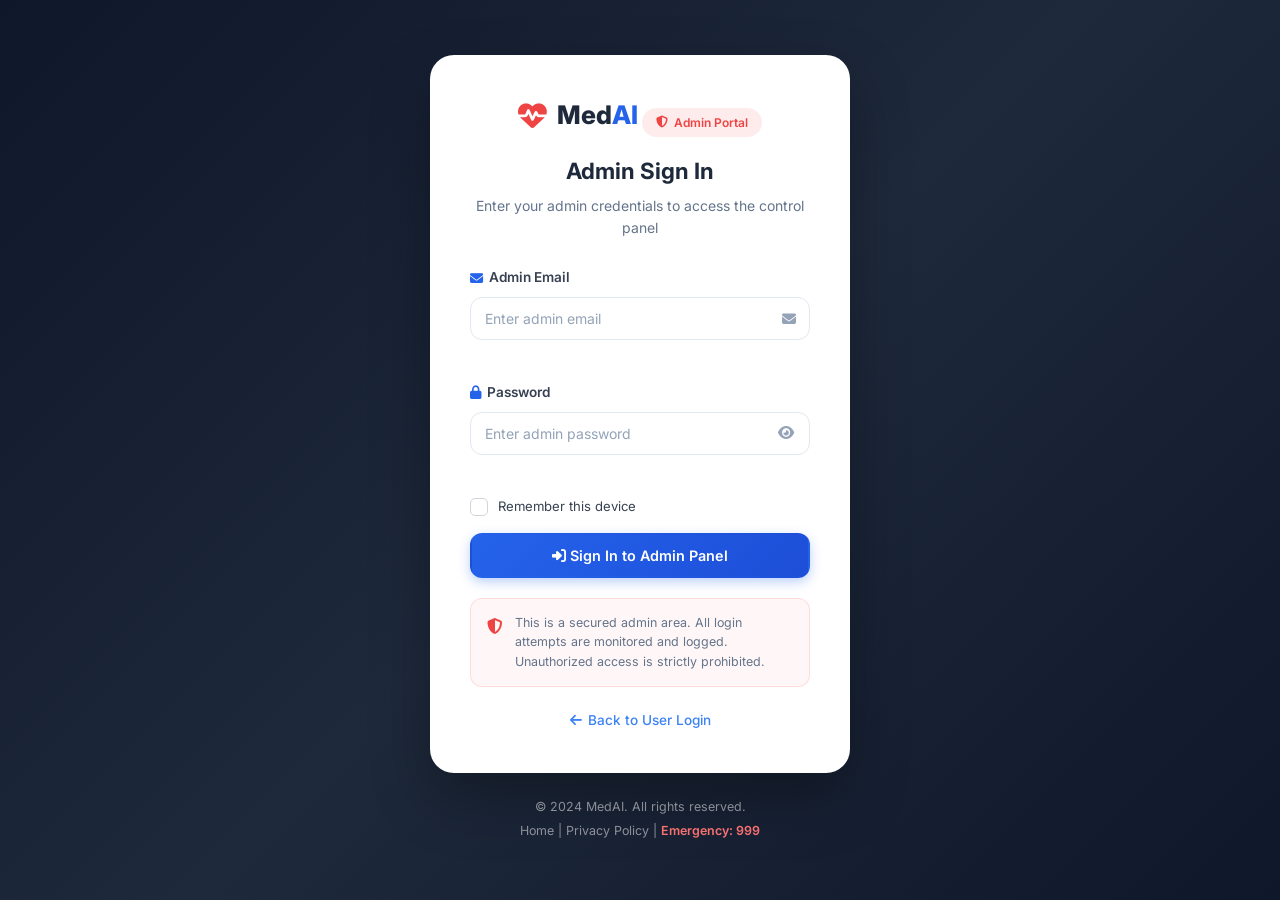
<file: medical-ai-frontend/admin/manage-users.html>
<!DOCTYPE html>
<html lang="en">
<head>
    <meta charset="UTF-8">
    <meta name="viewport" content="width=device-width, initial-scale=1.0">
    <title>Manage Users - MedAI Admin</title>

    <!-- Google Fonts -->
    <link rel="preconnect" href="https://fonts.googleapis.com">
    <link rel="preconnect" href="https://fonts.gstatic.com" crossorigin>
    <link href="https://fonts.googleapis.com/css2?family=Inter:wght@300;400;500;600;700;800&display=swap" rel="stylesheet">

    <!-- Font Awesome Icons -->
    <link rel="stylesheet" href="https://cdnjs.cloudflare.com/ajax/libs/font-awesome/6.5.1/css/all.min.css">

    <!-- CSS Files -->
    <link rel="stylesheet" href="../css/style.css">
    <link rel="stylesheet" href="../css/admin.css">
    <link rel="stylesheet" href="../css/responsive.css">
</head>
<body class="admin-body">

    <!-- ==================== SIDEBAR OVERLAY ==================== -->
    <div class="sidebar-overlay" id="sidebarOverlay"></div>


    <!-- ==================== ADMIN SIDEBAR ==================== -->
    <aside class="admin-sidebar" id="adminSidebar">

        <!-- Sidebar Header -->
        <div class="admin-sidebar-header">
            <a href="../index.html" class="logo">
                <i class="fas fa-heartbeat"></i>
                <span>Med<span class="logo-highlight">AI</span></span>
            </a>
            <span class="admin-badge">Admin</span>
        </div>

        <!-- Sidebar Navigation -->
        <nav class="admin-sidebar-nav">

            <div class="admin-nav-section">
                <span class="admin-nav-title">Overview</span>
                <a href="admin-dashboard.html" class="admin-nav-link">
                    <i class="fas fa-th-large"></i>
                    <span>Dashboard</span>
                </a>
            </div>

            <div class="admin-nav-section">
                <span class="admin-nav-title">Management</span>
                <a href="manage-users.html" class="admin-nav-link active">
                    <i class="fas fa-users"></i>
                    <span>Users</span>
                </a>
                <a href="manage-doctors.html" class="admin-nav-link">
                    <i class="fas fa-user-md"></i>
                    <span>Doctors</span>
                </a>
            </div>

            <div class="admin-nav-section">
                <span class="admin-nav-title">Analytics</span>
                <a href="#" class="admin-nav-link">
                    <i class="fas fa-file-medical-alt"></i>
                    <span>Diagnoses</span>
                </a>
                <a href="#" class="admin-nav-link">
                    <i class="fas fa-chart-line"></i>
                    <span>Reports</span>
                </a>
            </div>

            <div class="admin-nav-section">
                <span class="admin-nav-title">System</span>
                <a href="#" class="admin-nav-link">
                    <i class="fas fa-cog"></i>
                    <span>Settings</span>
                </a>
                <a href="#" class="admin-nav-link" id="adminLogoutBtn">
                    <i class="fas fa-sign-out-alt"></i>
                    <span>Logout</span>
                </a>
            </div>

        </nav>

        <!-- Sidebar Footer -->
        <div class="admin-sidebar-footer">
            <div class="admin-sidebar-user">
                <div class="admin-sidebar-avatar">
                    <i class="fas fa-user-shield"></i>
                </div>
                <div class="admin-sidebar-info">
                    <span class="admin-sidebar-name" id="adminName">Admin</span>
                    <span class="admin-sidebar-role">Super Admin</span>
                </div>
            </div>
        </div>

    </aside>


    <!-- ==================== MAIN CONTENT ==================== -->
    <main class="admin-main" id="adminMain">

        <!-- Admin Topbar -->
        <header class="admin-topbar">
            <div class="admin-topbar-left">
                <button class="admin-toggle-btn" id="adminToggleBtn">
                    <i class="fas fa-bars"></i>
                </button>
                <div class="admin-topbar-title">
                    <h1>Manage Users</h1>
                    <p>View and manage registered user accounts</p>
                </div>
            </div>
            <div class="admin-topbar-right">
                <button class="btn btn-outline btn-sm" id="exportUsersBtn">
                    <i class="fas fa-download"></i> Export CSV
                </button>
            </div>
        </header>


        <!-- Admin Content -->
        <div class="admin-content">

            <!-- ==================== STATS CARDS ==================== -->
            <div class="admin-stats-grid">

                <div class="admin-stat-card">
                    <div class="admin-stat-icon icon-blue">
                        <i class="fas fa-users"></i>
                    </div>
                    <div class="admin-stat-info">
                        <span class="admin-stat-number" id="statTotalUsers">0</span>
                        <span class="admin-stat-label">Total Users</span>
                    </div>
                </div>

                <div class="admin-stat-card">
                    <div class="admin-stat-icon icon-green">
                        <i class="fas fa-user-check"></i>
                    </div>
                    <div class="admin-stat-info">
                        <span class="admin-stat-number" id="statActiveUsers">0</span>
                        <span class="admin-stat-label">Active Users</span>
                    </div>
                </div>

                <div class="admin-stat-card">
                    <div class="admin-stat-icon icon-red">
                        <i class="fas fa-user-times"></i>
                    </div>
                    <div class="admin-stat-info">
                        <span class="admin-stat-number" id="statInactiveUsers">0</span>
                        <span class="admin-stat-label">Inactive Users</span>
                    </div>
                </div>

                <div class="admin-stat-card">
                    <div class="admin-stat-icon icon-purple">
                        <i class="fas fa-stethoscope"></i>
                    </div>
                    <div class="admin-stat-info">
                        <span class="admin-stat-number" id="statTotalCheckups">0</span>
                        <span class="admin-stat-label">Total Checkups</span>
                    </div>
                </div>

            </div>


            <!-- ==================== FILTER BAR ==================== -->
            <div class="admin-filter-bar">
                <div class="admin-search-wrapper">
                    <i class="fas fa-search admin-search-icon"></i>
                    <input
                        type="text"
                        class="admin-search-input"
                        id="userSearchInput"
                        placeholder="Search users by name or email..."
                    >
                </div>
                <select class="admin-filter-select" id="roleFilter">
                    <option value="">All Roles</option>
                    <option value="user">Users</option>
                    <option value="admin">Admins</option>
                </select>
                <select class="admin-filter-select" id="userStatusFilter">
                    <option value="">All Status</option>
                    <option value="true">Active</option>
                    <option value="false">Inactive</option>
                </select>
                <select class="admin-filter-select" id="genderFilter">
                    <option value="">All Genders</option>
                    <option value="male">Male</option>
                    <option value="female">Female</option>
                    <option value="other">Other</option>
                </select>
            </div>


            <!-- ==================== ALERT MESSAGES ==================== -->
            <div class="admin-alert alert-success" id="userSuccessAlert" style="display: none;">
                <i class="fas fa-check-circle"></i>
                <span id="userSuccessMessage"></span>
            </div>

            <div class="admin-alert alert-error" id="userErrorAlert" style="display: none;">
                <i class="fas fa-exclamation-circle"></i>
                <span id="userErrorMessage"></span>
            </div>


            <!-- ==================== USERS TABLE ==================== -->
            <div class="admin-card">

                <!-- Loading State -->
                <div class="admin-loading-state" id="usersLoading">
                    <i class="fas fa-spinner fa-spin"></i>
                    <p>Loading users...</p>
                </div>

                <!-- Empty State -->
                <div class="admin-empty-state" id="usersEmpty" style="display: none;">
                    <div class="admin-empty-icon">
                        <i class="fas fa-users"></i>
                    </div>
                    <h3>No Users Found</h3>
                    <p>No users match your search criteria</p>
                </div>

                <!-- Table -->
                <div class="admin-table-wrapper" id="usersTableWrapper" style="display: none;">
                    <table class="admin-table" id="usersTable">
                        <thead>
                            <tr>
                                <th>User</th>
                                <th>Age</th>
                                <th>Gender</th>
                                <th>Role</th>
                                <th>Checkups</th>
                                <th>Status</th>
                                <th>Joined</th>
                                <th>Actions</th>
                            </tr>
                        </thead>
                        <tbody id="usersTableBody">
                            <!-- Rows will be loaded by JavaScript -->
                        </tbody>
                    </table>

                    <!-- Pagination -->
                    <div class="admin-pagination">
                        <span class="pagination-info" id="usersPaginationInfo">
                            Showing 0-0 of 0 users
                        </span>
                        <div class="pagination-buttons" id="usersPagination">
                            <!-- Buttons will be loaded by JavaScript -->
                        </div>
                    </div>
                </div>

            </div>

        </div>

    </main>


    <!-- ==================== VIEW USER MODAL ==================== -->
    <div class="admin-modal-overlay" id="viewUserModal" style="display: none;">
        <div class="admin-modal admin-modal-large">
            <div class="admin-modal-header">
                <h2><i class="fas fa-user-circle"></i> User Details</h2>
                <button class="admin-modal-close" id="viewUserClose">
                    <i class="fas fa-times"></i>
                </button>
            </div>
            <div class="admin-modal-body">

                <!-- User Profile -->
                <div class="admin-user-detail-card">
                    <div class="admin-user-detail-header">
                        <div class="admin-user-detail-avatar">
                            <i class="fas fa-user"></i>
                        </div>
                        <div>
                            <div class="admin-user-detail-name" id="viewUserName">--</div>
                            <div class="admin-user-detail-email" id="viewUserEmail">--</div>
                        </div>
                    </div>
                    <div class="admin-user-detail-grid">
                        <div class="admin-user-detail-item">
                            <div class="admin-user-detail-label">Age</div>
                            <div class="admin-user-detail-value" id="viewUserAge">--</div>
                        </div>
                        <div class="admin-user-detail-item">
                            <div class="admin-user-detail-label">Gender</div>
                            <div class="admin-user-detail-value" id="viewUserGender">--</div>
                        </div>
                        <div class="admin-user-detail-item">
                            <div class="admin-user-detail-label">Role</div>
                            <div class="admin-user-detail-value" id="viewUserRole">--</div>
                        </div>
                        <div class="admin-user-detail-item">
                            <div class="admin-user-detail-label">Status</div>
                            <div class="admin-user-detail-value" id="viewUserStatus">--</div>
                        </div>
                        <div class="admin-user-detail-item">
                            <div class="admin-user-detail-label">Joined</div>
                            <div class="admin-user-detail-value" id="viewUserJoined">--</div>
                        </div>
                        <div class="admin-user-detail-item">
                            <div class="admin-user-detail-label">Last Login</div>
                            <div class="admin-user-detail-value" id="viewUserLastLogin">--</div>
                        </div>
                    </div>
                </div>

                <!-- User Diagnosis History -->
                <div class="admin-card" style="box-shadow: none;">
                    <div class="admin-card-header">
                        <h4 style="font-size: 0.9rem; font-weight: 700; color: #1e293b; margin: 0;">
                            <i class="fas fa-history" style="color: #3b82f6;"></i> Diagnosis History
                        </h4>
                    </div>

                    <!-- History Loading -->
                    <div class="admin-loading-state" id="userHistoryLoading" style="display: none;">
                        <i class="fas fa-spinner fa-spin"></i>
                        <p>Loading history...</p>
                    </div>

                    <!-- History Empty -->
                    <div class="admin-empty-state" id="userHistoryEmpty" style="display: none;">
                        <div class="admin-empty-icon" style="width: 50px; height: 50px; font-size: 1.2rem;">
                            <i class="fas fa-clipboard-list"></i>
                        </div>
                        <h3 style="font-size: 0.9rem;">No History</h3>
                        <p style="font-size: 0.78rem;">This user has no diagnosis history</p>
                    </div>

                    <!-- History Table -->
                    <div class="admin-table-wrapper" id="userHistoryTable" style="display: none;">
                        <table class="admin-table">
                            <thead>
                                <tr>
                                    <th>Disease</th>
                                    <th>Severity</th>
                                    <th>Confidence</th>
                                    <th>Date</th>
                                </tr>
                            </thead>
                            <tbody id="userHistoryBody">
                                <!-- Rows will be loaded by JavaScript -->
                            </tbody>
                        </table>
                    </div>

                </div>

                <!-- Action Buttons -->
                <div class="admin-modal-footer" style="margin-top: 16px; padding: 16px 0 0; border-top: 1px solid #f1f5f9;">
                    <button class="btn btn-outline btn-sm" id="toggleUserStatusBtn">
                        <i class="fas fa-toggle-on"></i>
                        <span id="toggleUserStatusText">Deactivate</span>
                    </button>
                    <button class="btn btn-danger btn-sm" id="deleteUserFromViewBtn">
                        <i class="fas fa-trash-alt"></i> Delete User
                    </button>
                </div>

            </div>
        </div>
    </div>


    <!-- ==================== EDIT USER MODAL ==================== -->
    <div class="admin-modal-overlay" id="editUserModal" style="display: none;">
        <div class="admin-modal">
            <div class="admin-modal-header">
                <h2><i class="fas fa-user-edit"></i> Edit User</h2>
                <button class="admin-modal-close" id="editUserClose">
                    <i class="fas fa-times"></i>
                </button>
            </div>
            <div class="admin-modal-body">

                <form id="editUserForm" class="admin-form">

                    <!-- Hidden ID -->
                    <input type="hidden" id="editUserId" value="">

                    <!-- Name -->
                    <div class="form-group">
                        <label class="form-label">
                            <i class="fas fa-user"></i> Full Name
                        </label>
                        <input
                            type="text"
                            id="editUserName"
                            class="form-input"
                            placeholder="Enter full name"
                            required
                        >
                    </div>

                    <!-- Age & Gender -->
                    <div class="form-row">
                        <div class="form-group">
                            <label class="form-label">
                                <i class="fas fa-birthday-cake"></i> Age
                            </label>
                            <input
                                type="number"
                                id="editUserAge"
                                class="form-input"
                                placeholder="Age"
                                min="1"
                                max="120"
                            >
                        </div>
                        <div class="form-group">
                            <label class="form-label">
                                <i class="fas fa-venus-mars"></i> Gender
                            </label>
                            <select id="editUserGender" class="form-input">
                                <option value="">Select Gender</option>
                                <option value="male">Male</option>
                                <option value="female">Female</option>
                                <option value="other">Other</option>
                            </select>
                        </div>
                    </div>

                    <!-- Role & Status -->
                    <div class="form-row">
                        <div class="form-group">
                            <label class="form-label">
                                <i class="fas fa-user-tag"></i> Role
                            </label>
                            <select id="editUserRole" class="form-input">
                                <option value="user">User</option>
                                <option value="admin">Admin</option>
                            </select>
                        </div>
                        <div class="form-group">
                            <label class="form-label">
                                <i class="fas fa-toggle-on"></i> Status
                            </label>
                            <select id="editUserActive" class="form-input">
                                <option value="true">Active</option>
                                <option value="false">Inactive</option>
                            </select>
                        </div>
                    </div>

                    <!-- Form Alert -->
                    <div class="admin-alert alert-error" id="editUserError" style="display: none;">
                        <i class="fas fa-exclamation-circle"></i>
                        <span id="editUserErrorMessage"></span>
                    </div>

                    <div class="admin-alert alert-success" id="editUserSuccess" style="display: none;">
                        <i class="fas fa-check-circle"></i>
                        <span id="editUserSuccessMessage"></span>
                    </div>

                    <!-- Buttons -->
                    <div class="admin-modal-footer" style="padding: 0; border: none; margin-top: 8px;">
                        <button type="button" class="btn btn-outline" id="cancelEditUserBtn">
                            <i class="fas fa-times"></i> Cancel
                        </button>
                        <button type="submit" class="btn btn-primary" id="saveEditUserBtn">
                            <span class="btn-text">
                                <i class="fas fa-save"></i> Save Changes
                            </span>
                            <span class="btn-loader" style="display: none;">
                                <i class="fas fa-spinner fa-spin"></i> Saving...
                            </span>
                        </button>
                    </div>

                </form>

            </div>
        </div>
    </div>


    <!-- ==================== DELETE USER MODAL ==================== -->
    <div class="admin-modal-overlay" id="deleteUserModal" style="display: none;">
        <div class="admin-modal admin-modal-small">
            <div class="admin-modal-header danger-header">
                <h2><i class="fas fa-exclamation-triangle"></i> Delete User</h2>
                <button class="admin-modal-close" id="deleteUserClose">
                    <i class="fas fa-times"></i>
                </button>
            </div>
            <div class="admin-modal-body">
                <div class="admin-delete-confirm">
                    <div class="admin-delete-icon">
                        <i class="fas fa-user-times"></i>
                    </div>
                    <h3>Are you sure?</h3>
                    <p>You are about to permanently delete <strong id="deleteUserName">this user</strong> and all their data including diagnosis history, uploaded images, and session data. This action cannot be undone.</p>

                    <input type="hidden" id="deleteUserId" value="">

                    <!-- Confirm Email Input -->
                    <div class="form-group" style="margin-top: 16px; text-align: left;">
                        <label class="form-label" style="justify-content: center;">
                            <i class="fas fa-envelope"></i> Type user email to confirm
                        </label>
                        <input
                            type="email"
                            id="deleteUserConfirmEmail"
                            class="form-input"
                            placeholder="Enter user email to confirm"
                            style="text-align: center;"
                        >
                    </div>

                    <div class="admin-delete-confirm-buttons">
                        <button class="btn btn-outline" id="cancelDeleteUserBtn">
                            <i class="fas fa-times"></i> Cancel
                        </button>
                        <button class="btn btn-danger" id="confirmDeleteUserBtn" disabled>
                            <span class="btn-text">
                                <i class="fas fa-trash-alt"></i> Delete Forever
                            </span>
                            <span class="btn-loader" style="display: none;">
                                <i class="fas fa-spinner fa-spin"></i> Deleting...
                            </span>
                        </button>
                    </div>
                </div>
            </div>
        </div>
    </div>


    <!-- ==================== TOGGLE STATUS MODAL ==================== -->
    <div class="admin-modal-overlay" id="toggleStatusModal" style="display: none;">
        <div class="admin-modal admin-modal-small">
            <div class="admin-modal-header">
                <h2><i class="fas fa-toggle-on"></i> Change Status</h2>
                <button class="admin-modal-close" id="toggleStatusClose">
                    <i class="fas fa-times"></i>
                </button>
            </div>
            <div class="admin-modal-body">
                <div class="admin-delete-confirm">
                    <div class="admin-delete-icon" id="toggleStatusIcon" style="background: rgba(245, 158, 11, 0.1);">
                        <i class="fas fa-user-slash" style="color: #f59e0b;"></i>
                    </div>
                    <h3 id="toggleStatusTitle">Deactivate User?</h3>
                    <p id="toggleStatusDescription">This will prevent <strong id="toggleStatusUserName">the user</strong> from logging in and using the platform. You can reactivate them later.</p>

                    <input type="hidden" id="toggleStatusUserId" value="">
                    <input type="hidden" id="toggleStatusValue" value="">

                    <div class="admin-delete-confirm-buttons">
                        <button class="btn btn-outline" id="cancelToggleStatusBtn">
                            <i class="fas fa-times"></i> Cancel
                        </button>
                        <button class="btn btn-primary" id="confirmToggleStatusBtn">
                            <span class="btn-text">
                                <i class="fas fa-check"></i> <span id="confirmToggleText">Confirm</span>
                            </span>
                            <span class="btn-loader" style="display: none;">
                                <i class="fas fa-spinner fa-spin"></i> Processing...
                            </span>
                        </button>
                    </div>
                </div>
            </div>
        </div>
    </div>


    <!-- ==================== SCRIPTS ==================== -->
    <script src="../js/config.js"></script>
    <script src="../js/api.js"></script>
    <script src="../js/admin.js"></script>

</body>
</html>
</file>
<file: medical-ai-frontend/css/style.css>
/* ============================================
   GLOBAL STYLES - MEDAI HEALTH ASSISTANT
   ============================================ */

/* ==================== CSS VARIABLES ==================== */
:root {
    /* Primary Colors */
    --primary: #2563eb;
    --primary-dark: #1d4ed8;
    --primary-darker: #1e40af;
    --primary-light: rgba(37, 99, 235, 0.1);

    /* Secondary Colors */
    --secondary: #10b981;
    --secondary-dark: #059669;
    --secondary-light: rgba(16, 185, 129, 0.1);

    /* Status Colors */
    --danger: #ef4444;
    --danger-dark: #dc2626;
    --danger-light: rgba(239, 68, 68, 0.1);

    --warning: #f59e0b;
    --warning-dark: #d97706;
    --warning-light: rgba(245, 158, 11, 0.1);

    --purple: #8b5cf6;
    --purple-dark: #7c3aed;
    --purple-light: rgba(139, 92, 246, 0.1);

    --orange: #f59e0b;
    --orange-dark: #d97706;
    --orange-light: rgba(245, 158, 11, 0.1);

    /* Text Colors */
    --text-primary: #1e293b;
    --text-secondary: #64748b;
    --text-muted: #94a3b8;
    --text-white: #ffffff;

    /* Background Colors */
    --bg-primary: #f8fafc;
    --bg-white: #ffffff;
    --bg-light: #f1f5f9;
    --bg-lighter: #f8fafc;

    /* Border Colors */
    --border-light: #f1f5f9;
    --border-default: #e2e8f0;
    --border-medium: #cbd5e1;

    /* Shadows */
    --shadow-sm: 0 1px 3px rgba(0, 0, 0, 0.06);
    --shadow-md: 0 4px 12px rgba(0, 0, 0, 0.08);
    --shadow-lg: 0 8px 24px rgba(0, 0, 0, 0.1);
    --shadow-xl: 0 20px 60px rgba(0, 0, 0, 0.15);

    /* Border Radius */
    --radius-sm: 8px;
    --radius-md: 12px;
    --radius-lg: 16px;
    --radius-xl: 20px;
    --radius-full: 9999px;

    /* Transitions */
    --transition: all 0.2s ease;
    --transition-slow: all 0.3s ease;

    /* Font */
    --font: 'Inter', sans-serif;

    /* Navbar Height */
    --navbar-height: 70px;
}

/* ==================== RESET & BASE ==================== */
*,
*::before,
*::after {
    margin: 0;
    padding: 0;
    box-sizing: border-box;
}

html {
    scroll-behavior: smooth;
    font-size: 16px;
}

body {
    font-family: var(--font);
    background: var(--bg-primary);
    color: var(--text-primary);
    line-height: 1.6;
    -webkit-font-smoothing: antialiased;
    -moz-osx-font-smoothing: grayscale;
}

img {
    max-width: 100%;
    height: auto;
    display: block;
}

a {
    text-decoration: none;
    color: inherit;
    transition: var(--transition);
}

ul {
    list-style: none;
}

button {
    cursor: pointer;
    font-family: var(--font);
}

input,
textarea,
select {
    font-family: var(--font);
}

/* ==================== CONTAINER ==================== */
.container {
    max-width: 1200px;
    margin: 0 auto;
    padding: 0 24px;
    width: 100%;
}

/* ==================== NAVBAR ==================== */
.navbar {
    position: fixed;
    top: 0;
    left: 0;
    right: 0;
    height: var(--navbar-height);
    background: rgba(255, 255, 255, 0.95);
    backdrop-filter: blur(12px);
    border-bottom: 1px solid var(--border-light);
    z-index: 900;
    transition: var(--transition-slow);
}

.navbar.scrolled {
    box-shadow: var(--shadow-md);
    background: rgba(255, 255, 255, 0.98);
}

.navbar-content {
    height: 100%;
    display: flex;
    align-items: center;
    justify-content: space-between;
    gap: 24px;
}

/* Logo */
.logo {
    display: flex;
    align-items: center;
    gap: 10px;
    font-size: 1.5rem;
    font-weight: 800;
    color: var(--text-primary);
    text-decoration: none;
    flex-shrink: 0;
}

.logo i {
    color: var(--primary);
    font-size: 1.7rem;
    animation: heartbeat 1.5s infinite;
}

@keyframes heartbeat {
    0% {
        transform: scale(1);
    }
    14% {
        transform: scale(1.15);
    }
    28% {
        transform: scale(1);
    }
    42% {
        transform: scale(1.1);
    }
    70% {
        transform: scale(1);
    }
}

.logo-highlight {
    color: var(--primary);
}

/* Nav Links */
.nav-links {
    display: flex;
    align-items: center;
    gap: 4px;
    list-style: none;
    margin: 0;
    padding: 0;
    flex: 1;
    justify-content: center;
}

.nav-link {
    padding: 8px 16px;
    border-radius: var(--radius-sm);
    font-size: 0.9rem;
    font-weight: 500;
    color: var(--text-secondary);
    text-decoration: none;
    transition: var(--transition);
    position: relative;
}

.nav-link:hover {
    color: var(--primary);
    background: var(--primary-light);
}

.nav-link.active {
    color: var(--primary);
    font-weight: 600;
}

.nav-link.active::after {
    content: '';
    position: absolute;
    bottom: -4px;
    left: 50%;
    transform: translateX(-50%);
    width: 20px;
    height: 2px;
    background: var(--primary);
    border-radius: var(--radius-full);
}

/* Nav Auth */
.nav-auth {
    display: flex;
    align-items: center;
    gap: 10px;
    flex-shrink: 0;
}

/* Mobile Menu Button */
.mobile-menu-btn {
    display: none;
    background: none;
    border: none;
    font-size: 1.3rem;
    color: var(--text-secondary);
    padding: 8px;
    border-radius: var(--radius-sm);
    transition: var(--transition);
}

.mobile-menu-btn:hover {
    background: var(--bg-light);
    color: var(--text-primary);
}

/* ==================== BUTTONS ==================== */
.btn {
    display: inline-flex;
    align-items: center;
    justify-content: center;
    gap: 8px;
    padding: 10px 22px;
    border-radius: var(--radius-md);
    font-size: 0.9rem;
    font-weight: 600;
    cursor: pointer;
    transition: var(--transition);
    text-decoration: none;
    border: 2px solid transparent;
    font-family: var(--font);
    outline: none;
    white-space: nowrap;
    position: relative;
    overflow: hidden;
}

.btn::before {
    content: '';
    position: absolute;
    inset: 0;
    background: rgba(255, 255, 255, 0);
    transition: background 0.2s ease;
}

.btn:hover::before {
    background: rgba(255, 255, 255, 0.08);
}

.btn-primary {
    background: linear-gradient(135deg, var(--primary), var(--primary-dark));
    color: var(--text-white);
    box-shadow: 0 4px 12px rgba(37, 99, 235, 0.3);
}

.btn-primary:hover {
    background: linear-gradient(135deg, var(--primary-dark), var(--primary-darker));
    transform: translateY(-1px);
    box-shadow: 0 6px 20px rgba(37, 99, 235, 0.4);
}

.btn-primary:active {
    transform: translateY(0);
    box-shadow: 0 2px 8px rgba(37, 99, 235, 0.3);
}

.btn-outline {
    background: transparent;
    color: var(--primary);
    border-color: var(--primary);
}

.btn-outline:hover {
    background: var(--primary-light);
    transform: translateY(-1px);
}

.btn-secondary {
    background: linear-gradient(135deg, var(--secondary), var(--secondary-dark));
    color: var(--text-white);
    box-shadow: 0 4px 12px rgba(16, 185, 129, 0.3);
}

.btn-secondary:hover {
    transform: translateY(-1px);
    box-shadow: 0 6px 20px rgba(16, 185, 129, 0.4);
}

.btn-danger {
    background: linear-gradient(135deg, var(--danger), var(--danger-dark));
    color: var(--text-white);
    box-shadow: 0 4px 12px rgba(239, 68, 68, 0.3);
}

.btn-danger:hover {
    transform: translateY(-1px);
    box-shadow: 0 6px 20px rgba(239, 68, 68, 0.4);
}

.btn-sm {
    padding: 7px 16px;
    font-size: 0.82rem;
    border-radius: var(--radius-sm);
}

.btn-lg {
    padding: 14px 28px;
    font-size: 1rem;
    border-radius: var(--radius-lg);
}

.btn-full {
    width: 100%;
    justify-content: center;
}

/* ==================== HERO SECTION ==================== */
.hero {
    padding-top: calc(var(--navbar-height) + 60px);
    padding-bottom: 0;
    background: linear-gradient(
        135deg,
        #f0f9ff 0%,
        #e0f2fe 30%,
        #f0fdf4 70%,
        #fefce8 100%
    );
    position: relative;
    overflow: hidden;
}

.hero::before {
    content: '';
    position: absolute;
    top: -150px;
    right: -150px;
    width: 500px;
    height: 500px;
    background: radial-gradient(
        circle,
        rgba(37, 99, 235, 0.08) 0%,
        transparent 70%
    );
    border-radius: 50%;
}

.hero::after {
    content: '';
    position: absolute;
    bottom: 100px;
    left: -100px;
    width: 400px;
    height: 400px;
    background: radial-gradient(
        circle,
        rgba(16, 185, 129, 0.08) 0%,
        transparent 70%
    );
    border-radius: 50%;
}

.hero-content {
    display: grid;
    grid-template-columns: 1fr 1fr;
    gap: 60px;
    align-items: center;
    min-height: calc(100vh - var(--navbar-height) - 60px);
    padding: 40px 24px 80px;
    position: relative;
    z-index: 1;
}

/* Hero Text */
.hero-text {
    display: flex;
    flex-direction: column;
    gap: 20px;
}

.hero-badge {
    display: inline-flex;
    align-items: center;
    gap: 8px;
    padding: 8px 16px;
    background: rgba(37, 99, 235, 0.1);
    color: var(--primary);
    border-radius: var(--radius-full);
    font-size: 0.82rem;
    font-weight: 700;
    border: 1px solid rgba(37, 99, 235, 0.2);
    width: fit-content;
    animation: fadeInUp 0.6s ease;
}

.hero-badge i {
    font-size: 0.85rem;
}

.hero-title {
    font-size: 3rem;
    font-weight: 800;
    color: var(--text-primary);
    line-height: 1.2;
    animation: fadeInUp 0.7s ease;
}

.gradient-text {
    background: linear-gradient(135deg, var(--primary), #7c3aed);
    -webkit-background-clip: text;
    -webkit-text-fill-color: transparent;
    background-clip: text;
}

.hero-description {
    font-size: 1.05rem;
    color: var(--text-secondary);
    line-height: 1.7;
    animation: fadeInUp 0.8s ease;
}

.hero-buttons {
    display: flex;
    gap: 14px;
    flex-wrap: wrap;
    animation: fadeInUp 0.9s ease;
}

/* Hero Stats */
.hero-stats {
    display: flex;
    align-items: center;
    gap: 24px;
    animation: fadeInUp 1s ease;
}

.stat-item {
    display: flex;
    flex-direction: column;
    gap: 2px;
}

.stat-number {
    font-size: 1.6rem;
    font-weight: 800;
    color: var(--primary);
}

.stat-label {
    font-size: 0.75rem;
    color: var(--text-muted);
    font-weight: 500;
}

.stat-divider {
    width: 1px;
    height: 40px;
    background: var(--border-default);
}

/* Hero Image */
.hero-image {
    display: flex;
    align-items: center;
    justify-content: center;
    animation: fadeInRight 0.8s ease;
}

.hero-image-wrapper {
    position: relative;
    width: 100%;
    max-width: 460px;
}

.hero-illustration {
    width: 100%;
    height: 360px;
    background: linear-gradient(
        135deg,
        rgba(37, 99, 235, 0.08),
        rgba(16, 185, 129, 0.08)
    );
    border-radius: 28px;
    display: flex;
    align-items: center;
    justify-content: center;
    font-size: 7rem;
    color: var(--primary);
    border: 2px solid rgba(37, 99, 235, 0.12);
    box-shadow: var(--shadow-xl);
    position: relative;
    overflow: hidden;
}

.hero-illustration::before {
    content: '';
    position: absolute;
    top: -30px;
    left: -30px;
    width: 160px;
    height: 160px;
    background: radial-gradient(
        circle,
        rgba(37, 99, 235, 0.12),
        transparent
    );
    border-radius: 50%;
}

.hero-illustration i {
    position: relative;
    z-index: 1;
    animation: float 3s ease-in-out infinite;
}

@keyframes float {
    0% {
        transform: translateY(0);
    }
    50% {
        transform: translateY(-12px);
    }
    100% {
        transform: translateY(0);
    }
}

/* Hero Cards */
.hero-card {
    position: absolute;
    background: var(--bg-white);
    border-radius: var(--radius-lg);
    padding: 12px 18px;
    display: flex;
    align-items: center;
    gap: 10px;
    box-shadow: var(--shadow-lg);
    font-size: 0.82rem;
    font-weight: 600;
    color: var(--text-primary);
    border: 1px solid var(--border-light);
    animation: float 3s ease-in-out infinite;
}

.hero-card i {
    font-size: 1.2rem;
}

.card-1 {
    top: -16px;
    right: 20px;
    animation-delay: 0s;
}

.card-1 i {
    color: var(--danger);
}

.card-2 {
    bottom: 40px;
    left: -20px;
    animation-delay: 1s;
}

.card-2 i {
    color: var(--secondary);
}

.card-3 {
    top: 50%;
    right: -24px;
    animation-delay: 2s;
}

.card-3 i {
    color: var(--primary);
}

/* Hero Wave */
.hero-wave {
    margin-bottom: -4px;
    line-height: 0;
}

.hero-wave svg {
    width: 100%;
    height: auto;
}

/* ==================== FEATURES SECTION ==================== */
.features {
    padding: 80px 0;
    background: var(--bg-primary);
}

/* Section Header */
.section-header {
    text-align: center;
    margin-bottom: 50px;
}

.section-badge {
    display: inline-flex;
    align-items: center;
    gap: 6px;
    padding: 6px 16px;
    background: var(--primary-light);
    color: var(--primary);
    border-radius: var(--radius-full);
    font-size: 0.78rem;
    font-weight: 700;
    text-transform: uppercase;
    letter-spacing: 0.5px;
    margin-bottom: 14px;
}

.section-title {
    font-size: 2.1rem;
    font-weight: 800;
    color: var(--text-primary);
    margin-bottom: 14px;
    line-height: 1.3;
}

.section-description {
    font-size: 1rem;
    color: var(--text-secondary);
    max-width: 560px;
    margin: 0 auto;
    line-height: 1.7;
}

/* Features Grid */
.features-grid {
    display: grid;
    grid-template-columns: repeat(3, 1fr);
    gap: 22px;
}

.feature-card {
    background: var(--bg-white);
    border-radius: var(--radius-xl);
    padding: 30px 26px;
    border: 1.5px solid var(--border-light);
    box-shadow: var(--shadow-sm);
    transition: var(--transition-slow);
    position: relative;
    overflow: hidden;
}

.feature-card::after {
    content: '';
    position: absolute;
    inset: 0;
    background: linear-gradient(
        135deg,
        rgba(37, 99, 235, 0),
        rgba(37, 99, 235, 0.02)
    );
    opacity: 0;
    transition: opacity 0.3s ease;
}

.feature-card:hover {
    transform: translateY(-6px);
    border-color: var(--border-default);
    box-shadow: var(--shadow-lg);
}

.feature-card:hover::after {
    opacity: 1;
}

.feature-icon {
    width: 56px;
    height: 56px;
    border-radius: 16px;
    display: flex;
    align-items: center;
    justify-content: center;
    font-size: 1.5rem;
    margin-bottom: 18px;
    transition: transform 0.3s ease;
}

.feature-card:hover .feature-icon {
    transform: scale(1.1) rotate(-5deg);
}

.icon-blue {
    background: rgba(59, 130, 246, 0.1);
    color: #3b82f6;
}

.icon-green {
    background: rgba(16, 185, 129, 0.1);
    color: #10b981;
}

.icon-purple {
    background: rgba(139, 92, 246, 0.1);
    color: #8b5cf6;
}

.icon-red {
    background: rgba(239, 68, 68, 0.1);
    color: #ef4444;
}

.icon-orange {
    background: rgba(245, 158, 11, 0.1);
    color: #f59e0b;
}

.icon-teal {
    background: rgba(20, 184, 166, 0.1);
    color: #14b8a6;
}

.feature-title {
    font-size: 1.05rem;
    font-weight: 700;
    color: var(--text-primary);
    margin-bottom: 10px;
}

.feature-description {
    font-size: 0.875rem;
    color: var(--text-secondary);
    line-height: 1.7;
}

/* ==================== HOW IT WORKS ==================== */
.how-it-works {
    padding: 80px 0;
    background: linear-gradient(
        135deg,
        #f0f9ff 0%,
        var(--bg-primary) 100%
    );
}

.steps-grid {
    display: grid;
    grid-template-columns: 1fr auto 1fr auto 1fr;
    gap: 20px;
    align-items: center;
}

.step-card {
    background: var(--bg-white);
    border-radius: var(--radius-xl);
    padding: 32px 24px;
    text-align: center;
    border: 1.5px solid var(--border-light);
    box-shadow: var(--shadow-sm);
    transition: var(--transition-slow);
    position: relative;
}

.step-card:hover {
    transform: translateY(-6px);
    box-shadow: var(--shadow-lg);
    border-color: var(--primary);
}

.step-number {
    position: absolute;
    top: -14px;
    left: 50%;
    transform: translateX(-50%);
    width: 30px;
    height: 30px;
    background: linear-gradient(135deg, var(--primary), var(--primary-dark));
    color: var(--text-white);
    border-radius: 50%;
    display: flex;
    align-items: center;
    justify-content: center;
    font-size: 0.82rem;
    font-weight: 800;
    box-shadow: 0 4px 10px rgba(37, 99, 235, 0.4);
}

.step-icon {
    width: 64px;
    height: 64px;
    background: var(--primary-light);
    border-radius: 18px;
    display: flex;
    align-items: center;
    justify-content: center;
    font-size: 1.6rem;
    color: var(--primary);
    margin: 0 auto 18px auto;
    transition: transform 0.3s ease;
}

.step-card:hover .step-icon {
    transform: scale(1.1);
}

.step-title {
    font-size: 1rem;
    font-weight: 700;
    color: var(--text-primary);
    margin-bottom: 10px;
}

.step-description {
    font-size: 0.85rem;
    color: var(--text-secondary);
    line-height: 1.7;
}

.step-arrow {
    font-size: 1.5rem;
    color: var(--border-medium);
    display: flex;
    align-items: center;
    justify-content: center;
}

/* ==================== ABOUT SECTION ==================== */
.about {
    padding: 80px 0;
    background: var(--bg-white);
}

.about-content {
    display: grid;
    grid-template-columns: 1fr 1fr;
    gap: 60px;
    align-items: center;
}

.about-text {
    display: flex;
    flex-direction: column;
    gap: 20px;
}

.about-description {
    font-size: 1rem;
    color: var(--text-secondary);
    line-height: 1.8;
}

.about-list {
    display: flex;
    flex-direction: column;
    gap: 14px;
    list-style: none;
    padding: 0;
    margin: 0;
}

.about-list li {
    display: flex;
    align-items: center;
    gap: 12px;
    font-size: 0.9rem;
    font-weight: 500;
    color: var(--text-primary);
}

.about-list li i {
    color: var(--secondary);
    font-size: 1.1rem;
    flex-shrink: 0;
}

.about-image {
    display: flex;
    align-items: center;
    justify-content: center;
}

.about-card {
    background: linear-gradient(135deg, var(--primary), var(--primary-dark));
    border-radius: 24px;
    padding: 40px;
    text-align: center;
    color: var(--text-white);
    box-shadow: var(--shadow-xl);
    width: 100%;
    max-width: 320px;
    display: flex;
    flex-direction: column;
    align-items: center;
    gap: 16px;
}

.about-card-icon {
    width: 72px;
    height: 72px;
    background: rgba(255, 255, 255, 0.15);
    border-radius: 20px;
    display: flex;
    align-items: center;
    justify-content: center;
    font-size: 2rem;
    backdrop-filter: blur(10px);
}

.about-card-text h4 {
    font-size: 1.1rem;
    font-weight: 700;
    margin-bottom: 6px;
}

.about-card-text p {
    font-size: 0.85rem;
    opacity: 0.85;
    line-height: 1.5;
}

/* ==================== DISCLAIMER SECTION ==================== */
.disclaimer {
    padding: 40px 0;
    background: var(--bg-primary);
}

.disclaimer-box {
    background: linear-gradient(
        135deg,
        rgba(245, 158, 11, 0.08),
        rgba(245, 158, 11, 0.05)
    );
    border: 1.5px solid rgba(245, 158, 11, 0.25);
    border-radius: var(--radius-xl);
    padding: 24px 28px;
    display: flex;
    align-items: flex-start;
    gap: 18px;
    max-width: 860px;
    margin: 0 auto;
}

.disclaimer-icon {
    font-size: 1.8rem;
    color: var(--warning);
    flex-shrink: 0;
    margin-top: 2px;
}

.disclaimer-text h3 {
    font-size: 1rem;
    font-weight: 700;
    color: #78350f;
    margin-bottom: 8px;
}

.disclaimer-text p {
    font-size: 0.875rem;
    color: #92400e;
    line-height: 1.7;
    margin: 0;
}

.disclaimer-text strong {
    font-weight: 700;
    color: #78350f;
}

/* ==================== FOOTER ==================== */
.footer {
    background: var(--text-primary);
    padding: 60px 0 24px;
    color: #94a3b8;
}

.footer-grid {
    display: grid;
    grid-template-columns: 1.5fr 1fr 1fr 1fr;
    gap: 40px;
    margin-bottom: 48px;
}

/* Footer Brand */
.footer-brand {
    display: flex;
    flex-direction: column;
    gap: 16px;
}

.footer-brand .logo {
    color: var(--text-white);
}

.footer-brand .logo i {
    color: var(--primary);
}

.footer-description {
    font-size: 0.875rem;
    color: #94a3b8;
    line-height: 1.7;
}

.footer-social {
    display: flex;
    gap: 10px;
}

.social-link {
    width: 36px;
    height: 36px;
    background: rgba(255, 255, 255, 0.08);
    border-radius: var(--radius-sm);
    display: flex;
    align-items: center;
    justify-content: center;
    color: #94a3b8;
    font-size: 0.875rem;
    transition: var(--transition);
}

.social-link:hover {
    background: var(--primary);
    color: var(--text-white);
    transform: translateY(-2px);
}

/* Footer Links */
.footer-links h4 {
    font-size: 0.9rem;
    font-weight: 700;
    color: var(--text-white);
    margin-bottom: 16px;
}

.footer-links ul {
    display: flex;
    flex-direction: column;
    gap: 10px;
    list-style: none;
    padding: 0;
    margin: 0;
}

.footer-links ul li {
    display: flex;
    align-items: center;
    gap: 8px;
}

.footer-links ul li i {
    font-size: 0.75rem;
    color: var(--primary);
    flex-shrink: 0;
}

.footer-links ul li a {
    font-size: 0.875rem;
    color: #94a3b8;
    text-decoration: none;
    transition: var(--transition);
}

.footer-links ul li a:hover {
    color: var(--text-white);
    padding-left: 4px;
}

.footer-links ul li span {
    font-size: 0.875rem;
    color: #94a3b8;
}

.emergency-link {
    color: #f87171 !important;
    font-weight: 600;
}

.emergency-link:hover {
    color: #ef4444 !important;
}

/* Footer Bottom */
.footer-bottom {
    border-top: 1px solid rgba(255, 255, 255, 0.08);
    padding-top: 24px;
    display: flex;
    align-items: center;
    justify-content: space-between;
    flex-wrap: wrap;
    gap: 12px;
}

.footer-bottom p {
    font-size: 0.82rem;
    color: #64748b;
}

.footer-bottom a {
    color: #64748b;
    font-size: 0.82rem;
    transition: var(--transition);
}

.footer-bottom a:hover {
    color: var(--text-white);
}

/* ==================== ANIMATIONS ==================== */
@keyframes fadeInUp {
    from {
        opacity: 0;
        transform: translateY(20px);
    }
    to {
        opacity: 1;
        transform: translateY(0);
    }
}

@keyframes fadeInRight {
    from {
        opacity: 0;
        transform: translateX(20px);
    }
    to {
        opacity: 1;
        transform: translateX(0);
    }
}

@keyframes fadeIn {
    from {
        opacity: 0;
    }
    to {
        opacity: 1;
    }
}

/* ==================== SCROLL ANIMATIONS ==================== */
.reveal {
    opacity: 0;
    transform: translateY(24px);
    transition: opacity 0.6s ease, transform 0.6s ease;
}

.reveal.visible {
    opacity: 1;
    transform: translateY(0);
}

/* ==================== UTILITY CLASSES ==================== */
.text-center {
    text-align: center;
}

.text-left {
    text-align: left;
}

.text-right {
    text-align: right;
}

.text-primary {
    color: var(--primary);
}

.text-secondary {
    color: var(--text-secondary);
}

.text-muted {
    color: var(--text-muted);
}

.text-success {
    color: var(--secondary);
}

.text-danger {
    color: var(--danger);
}

.text-warning {
    color: var(--warning);
}

.fw-bold {
    font-weight: 700;
}

.fw-semibold {
    font-weight: 600;
}

.d-flex {
    display: flex;
}

.align-center {
    align-items: center;
}

.justify-center {
    justify-content: center;
}

.gap-8 {
    gap: 8px;
}

.gap-12 {
    gap: 12px;
}

.gap-16 {
    gap: 16px;
}

.mt-8 {
    margin-top: 8px;
}

.mt-16 {
    margin-top: 16px;
}

.mb-8 {
    margin-bottom: 8px;
}

.mb-16 {
    margin-bottom: 16px;
}

.hidden {
    display: none !important;
}

.visible {
    display: block !important;
}

/* ==================== SCROLLBAR ==================== */
::-webkit-scrollbar {
    width: 6px;
    height: 6px;
}

::-webkit-scrollbar-track {
    background: var(--bg-light);
}

::-webkit-scrollbar-thumb {
    background: var(--border-medium);
    border-radius: var(--radius-full);
}

::-webkit-scrollbar-thumb:hover {
    background: #94a3b8;
}

/* ==================== SELECTION ==================== */
::selection {
    background: rgba(37, 99, 235, 0.2);
    color: var(--primary-darker);
}
</file>
<file: medical-ai-frontend/css/responsive.css>
/* ============================================
   RESPONSIVE STYLES - MOBILE FIRST
   ============================================ */

/* ==================== BREAKPOINTS ====================
   Mobile Small  : < 480px
   Mobile        : < 768px
   Tablet        : < 1024px
   Desktop Small : < 1280px
   Desktop       : >= 1280px
   ===================================================== */

/* ==================== LARGE DESKTOP (1400px+) ==================== */
@media (max-width: 1400px) {
    .admin-stats-grid {
        grid-template-columns: repeat(4, 1fr);
    }

    .stats-grid {
        grid-template-columns: repeat(4, 1fr);
    }
}

/* ==================== DESKTOP SMALL (1280px) ==================== */
@media (max-width: 1280px) {
    .container {
        padding: 0 20px;
    }

    .hero-title {
        font-size: 2.6rem;
    }

    .features-grid {
        grid-template-columns: repeat(3, 1fr);
    }

    .dashboard-grid {
        grid-template-columns: 1fr 300px;
    }

    .quick-actions-grid {
        grid-template-columns: repeat(4, 1fr);
    }

    .admin-stats-grid {
        grid-template-columns: repeat(2, 1fr);
    }

    .admin-charts-grid {
        grid-template-columns: 1fr;
    }
}

/* ==================== TABLET LARGE (1024px) ==================== */
@media (max-width: 1024px) {

    /* Navbar */
    .nav-links {
        display: none;
    }

    .nav-auth {
        display: none;
    }

    .mobile-menu-btn {
        display: flex;
    }

    /* Hero */
    .hero-content {
        grid-template-columns: 1fr;
        text-align: center;
    }

    .hero-image {
        display: none;
    }

    .hero-buttons {
        justify-content: center;
    }

    .hero-stats {
        justify-content: center;
    }

    .hero-title {
        font-size: 2.4rem;
    }

    /* Features */
    .features-grid {
        grid-template-columns: repeat(2, 1fr);
    }

    /* Steps */
    .steps-grid {
        grid-template-columns: 1fr;
        gap: 20px;
    }

    .step-arrow {
        transform: rotate(90deg);
        margin: -8px auto;
    }

    /* About */
    .about-content {
        grid-template-columns: 1fr;
    }

    .about-image {
        display: none;
    }

    /* Footer */
    .footer-grid {
        grid-template-columns: repeat(2, 1fr);
    }

    /* Dashboard Sidebar */
    .sidebar {
        transform: translateX(-100%);
    }

    .sidebar.open {
        transform: translateX(0);
    }

    .sidebar-close {
        display: flex;
    }

    .sidebar-toggle {
        display: flex;
    }

    .main-content {
        margin-left: 0;
        width: 100%;
    }

    /* Dashboard Grid */
    .dashboard-grid {
        grid-template-columns: 1fr;
    }

    /* Stats Grid */
    .stats-grid {
        grid-template-columns: repeat(2, 1fr);
    }

    /* Quick Actions */
    .quick-actions-grid {
        grid-template-columns: repeat(2, 1fr);
    }

    /* Auth Wrapper */
    .auth-wrapper {
        grid-template-columns: 1fr;
        max-width: 480px;
    }

    .auth-left {
        display: none;
    }

    .auth-right {
        padding: 40px 36px;
    }

    /* Admin Sidebar */
    .admin-sidebar {
        transform: translateX(-100%);
    }

    .admin-sidebar.open {
        transform: translateX(0);
    }

    .admin-main {
        margin-left: 0;
    }

    .admin-toggle-btn {
        display: flex;
    }

    /* Admin Stats */
    .admin-stats-grid {
        grid-template-columns: repeat(2, 1fr);
    }

    /* Results Content */
    .results-content {
        padding: 20px;
    }

    /* Symptom Content */
    .symptom-content {
        padding: 20px;
    }
}

/* ==================== TABLET (768px) ==================== */
@media (max-width: 768px) {

    /* Global */
    .container {
        padding: 0 16px;
    }

    /* Navbar */
    .navbar {
        padding: 12px 0;
    }

    .navbar-content {
        padding: 0 16px;
    }

    /* Mobile Nav Menu */
    .mobile-nav-menu {
        display: flex;
        flex-direction: column;
        position: fixed;
        top: 0;
        left: 0;
        right: 0;
        bottom: 0;
        background: rgba(15, 23, 42, 0.95);
        z-index: 999;
        padding: 80px 24px 24px;
        gap: 8px;
        transform: translateX(-100%);
        transition: transform 0.3s ease;
    }

    .mobile-nav-menu.open {
        transform: translateX(0);
    }

    .mobile-nav-link {
        color: #ffffff;
        font-size: 1.1rem;
        font-weight: 600;
        padding: 14px 0;
        border-bottom: 1px solid rgba(255, 255, 255, 0.1);
        text-decoration: none;
        display: block;
    }

    .mobile-nav-auth {
        display: flex;
        flex-direction: column;
        gap: 10px;
        margin-top: 20px;
    }

    /* Hero */
    .hero {
        padding: 80px 0 60px;
    }

    .hero-title {
        font-size: 2rem;
    }

    .hero-description {
        font-size: 0.95rem;
    }

    .hero-buttons {
        flex-direction: column;
        align-items: center;
        gap: 12px;
    }

    .hero-buttons .btn {
        width: 100%;
        max-width: 320px;
        justify-content: center;
    }

    .hero-stats {
        flex-wrap: wrap;
        gap: 16px;
    }

    .hero-badge {
        font-size: 0.78rem;
    }

    /* Section Headers */
    .section-header {
        margin-bottom: 32px;
    }

    .section-title {
        font-size: 1.7rem;
    }

    /* Features */
    .features {
        padding: 60px 0;
    }

    .features-grid {
        grid-template-columns: 1fr;
        gap: 16px;
    }

    .feature-card {
        padding: 24px;
    }

    /* How It Works */
    .how-it-works {
        padding: 60px 0;
    }

    /* About */
    .about {
        padding: 60px 0;
    }

    .about-list {
        gap: 12px;
    }

    /* Footer */
    .footer {
        padding: 48px 0 24px;
    }

    .footer-grid {
        grid-template-columns: 1fr;
        gap: 32px;
    }

    .footer-bottom {
        flex-direction: column;
        text-align: center;
        gap: 8px;
    }

    /* Footer Mini */
    .footer-mini .container {
        flex-direction: column;
        text-align: center;
    }

    /* Topbar */
    .topbar {
        padding: 14px 16px;
    }

    .topbar-title h1 {
        font-size: 1.1rem;
    }

    .topbar-date {
        display: none;
    }

    .topbar-user-name {
        display: none;
    }

    /* Dashboard Content */
    .dashboard-content {
        padding: 16px;
    }

    /* Stats Grid */
    .stats-grid {
        grid-template-columns: repeat(2, 1fr);
        gap: 12px;
    }

    .stat-card {
        padding: 16px;
    }

    .stat-card-number {
        font-size: 1.5rem;
    }

    .stat-card-icon {
        width: 44px;
        height: 44px;
        font-size: 1.2rem;
    }

    /* Quick Actions */
    .quick-actions-grid {
        grid-template-columns: repeat(2, 1fr);
        gap: 12px;
    }

    .quick-action-card {
        padding: 18px 14px;
    }

    .quick-action-icon {
        width: 44px;
        height: 44px;
        font-size: 1.2rem;
    }

    /* Auth */
    .auth-section {
        padding: 20px 0;
        min-height: calc(100vh - 60px);
    }

    .auth-wrapper {
        border-radius: 16px;
        max-width: 100%;
    }

    .auth-right {
        padding: 32px 24px;
    }

    .auth-form-container {
        max-width: 100%;
    }

    .auth-form-header h2 {
        font-size: 1.4rem;
    }

    /* Register Steps */
    .register-steps {
        gap: 0;
    }

    .step-line {
        width: 32px;
    }

    .step-label {
        font-size: 0.65rem;
    }

    /* Gender Options */
    .gender-options {
        grid-template-columns: repeat(3, 1fr);
        gap: 8px;
    }

    .gender-card {
        padding: 10px 6px;
    }

    .gender-card i {
        font-size: 1.1rem;
    }

    .gender-card span {
        font-size: 0.72rem;
    }

    /* Password Requirements */
    .password-requirements {
        grid-template-columns: 1fr;
    }

    /* Modals */
    .modal-overlay {
        padding: 12px;
        align-items: flex-end;
    }

    .modal {
        border-radius: 20px 20px 0 0;
        max-height: 85vh;
    }

    .modal-large {
        max-width: 100%;
    }

    .modal-small {
        max-width: 100%;
    }

    .modal-header {
        padding: 18px 20px;
    }

    .modal-body {
        padding: 20px;
    }

    /* Form Row */
    .form-row {
        grid-template-columns: 1fr;
        gap: 0;
    }

    /* Doctor Filters */
    .doctor-filters {
        flex-direction: column;
    }

    .doctor-filters .form-group {
        min-width: 100%;
    }

    /* Symptom Checker */
    .symptom-content {
        padding: 16px;
    }

    .progress-section {
        padding: 16px;
    }

    .progress-steps {
        gap: 0;
    }

    .progress-label {
        font-size: 0.68rem;
    }

    .input-tabs {
        flex-wrap: wrap;
        gap: 8px;
    }

    .input-tab {
        flex: 1;
        min-width: 80px;
        padding: 10px 8px;
        font-size: 0.78rem;
    }

    .input-tab span {
        display: none;
    }

    .input-tab i {
        font-size: 1.1rem;
    }

    .step-nav-buttons {
        flex-direction: column-reverse;
        gap: 10px;
    }

    .step-nav-buttons .btn {
        width: 100%;
        justify-content: center;
    }

    /* Voice Section */
    .voice-button-wrapper {
        margin: 20px 0;
    }

    .voice-record-btn {
        width: 72px;
        height: 72px;
        font-size: 1.6rem;
    }

    /* Image Type Options */
    .image-type-options {
        grid-template-columns: repeat(4, 1fr);
        gap: 8px;
    }

    .image-type-card {
        padding: 10px 6px;
    }

    .image-type-card span {
        font-size: 0.7rem;
    }

    /* Results */
    .results-content {
        padding: 16px;
    }

    .report-header {
        flex-direction: column;
        gap: 12px;
    }

    .precautions-grid {
        grid-template-columns: 1fr;
    }

    .doctors-results-grid {
        grid-template-columns: 1fr;
    }

    .results-actions {
        flex-direction: column;
        gap: 10px;
    }

    .results-actions .btn {
        width: 100%;
        justify-content: center;
    }

    /* Emergency Section */
    .emergency-contacts {
        flex-direction: column;
        gap: 10px;
    }

    .emergency-contacts .btn {
        width: 100%;
        justify-content: center;
    }

    /* Admin */
    .admin-content {
        padding: 16px;
    }

    .admin-topbar {
        padding: 14px 16px;
    }

    .admin-stats-grid {
        grid-template-columns: repeat(2, 1fr);
        gap: 12px;
    }

    .admin-filter-bar {
        flex-direction: column;
    }

    .admin-search-wrapper {
        max-width: 100%;
        min-width: 100%;
    }

    .admin-table-wrapper {
        border-radius: 12px;
    }

    .admin-table thead th {
        font-size: 0.7rem;
        padding: 12px 10px;
    }

    .admin-table tbody td {
        padding: 12px 10px;
        font-size: 0.82rem;
    }

    .admin-pagination {
        flex-direction: column;
        text-align: center;
        gap: 12px;
    }

    /* Admin Login */
    .admin-login-card {
        padding: 32px 24px;
        border-radius: 20px;
    }

    .admin-charts-grid {
        grid-template-columns: 1fr;
    }

    /* Sidebar Overlay */
    .sidebar-overlay {
        display: block;
    }
}

/* ==================== MOBILE (480px) ==================== */
@media (max-width: 480px) {

    /* Global */
    body {
        font-size: 14px;
    }

    .container {
        padding: 0 12px;
    }

    /* Navbar */
    .logo span {
        font-size: 1.2rem;
    }

    /* Hero */
    .hero {
        padding: 70px 0 50px;
    }

    .hero-title {
        font-size: 1.7rem;
        line-height: 1.3;
    }

    .hero-description {
        font-size: 0.875rem;
    }

    .hero-stats {
        gap: 12px;
    }

    .stat-number {
        font-size: 1.4rem;
    }

    .stat-label {
        font-size: 0.7rem;
    }

    .hero-badge {
        font-size: 0.72rem;
        padding: 6px 12px;
    }

    /* Section */
    .section-title {
        font-size: 1.5rem;
    }

    .section-description {
        font-size: 0.875rem;
    }

    .section-badge {
        font-size: 0.72rem;
    }

    /* Features */
    .feature-card {
        padding: 20px;
    }

    .feature-icon {
        width: 48px;
        height: 48px;
        font-size: 1.3rem;
    }

    .feature-title {
        font-size: 1rem;
    }

    /* Stats Cards */
    .stats-grid {
        grid-template-columns: 1fr 1fr;
        gap: 10px;
    }

    .stat-card {
        padding: 14px;
        gap: 12px;
    }

    .stat-card-icon {
        width: 38px;
        height: 38px;
        font-size: 1rem;
    }

    .stat-card-number {
        font-size: 1.3rem;
    }

    .stat-card-label {
        font-size: 0.72rem;
    }

    /* Quick Actions */
    .quick-actions-grid {
        grid-template-columns: 1fr 1fr;
        gap: 10px;
    }

    .quick-action-card {
        padding: 16px 12px;
    }

    .quick-action-icon {
        width: 40px;
        height: 40px;
        font-size: 1.1rem;
    }

    .quick-action-card h3 {
        font-size: 0.82rem;
    }

    .quick-action-card p {
        display: none;
    }

    /* Auth */
    .auth-right {
        padding: 28px 20px;
    }

    .auth-form-header h2 {
        font-size: 1.3rem;
    }

    .form-input {
        padding: 10px 12px;
        font-size: 0.875rem;
    }

    .btn {
        padding: 10px 18px;
        font-size: 0.875rem;
    }

    .btn-lg {
        padding: 12px 20px;
        font-size: 0.9rem;
    }

    /* Register */
    .step-circle {
        width: 28px;
        height: 28px;
        font-size: 0.75rem;
    }

    .step-line {
        width: 24px;
    }

    .step-label {
        font-size: 0.6rem;
    }

    /* Form Nav Buttons */
    .form-nav-buttons {
        gap: 8px;
    }

    /* Topbar */
    .topbar {
        padding: 12px;
    }

    .topbar-title h1 {
        font-size: 1rem;
    }

    .topbar-greeting {
        display: none;
    }

    .topbar-right {
        gap: 8px;
    }

    /* Symptom Checker Steps */
    .step-header h2 {
        font-size: 1.1rem;
    }

    .step-header p {
        font-size: 0.8rem;
    }

    .step-icon {
        width: 50px;
        height: 50px;
        font-size: 1.3rem;
    }

    .checker-step {
        padding: 0;
    }

    .step-card {
        padding: 18px;
        border-radius: 14px;
    }

    /* Quick Symptoms Tags */
    .symptom-tags {
        gap: 6px;
    }

    .symptom-tag {
        font-size: 0.75rem;
        padding: 6px 10px;
    }

    /* Voice */
    .voice-record-btn {
        width: 64px;
        height: 64px;
        font-size: 1.4rem;
    }

    .transcription-box {
        min-height: 80px;
    }

    /* Image Upload */
    .drop-zone {
        padding: 24px 16px;
    }

    .drop-zone-icon {
        font-size: 2rem;
    }

    .drop-zone h3 {
        font-size: 1rem;
    }

    /* Results */
    .disclaimer-banner {
        flex-direction: column;
        gap: 8px;
        text-align: center;
    }

    .severity-gauge {
        margin: 0 -10px;
    }

    .diagnosis-card {
        padding: 18px;
    }

    .confidence-bar-item {
        gap: 8px;
    }

    .confidence-bar-label {
        font-size: 0.78rem;
        min-width: 80px;
    }

    /* Doctor Cards */
    .doctor-result-card {
        flex-direction: column;
        text-align: center;
    }

    .doctor-result-avatar {
        margin: 0 auto;
    }

    .doctor-result-meta {
        justify-content: center;
    }

    .doctor-result-actions {
        flex-direction: row;
        justify-content: center;
    }

    /* Admin */
    .admin-stats-grid {
        grid-template-columns: 1fr 1fr;
        gap: 10px;
    }

    .admin-stat-card {
        padding: 16px;
    }

    .admin-stat-icon {
        width: 40px;
        height: 40px;
        font-size: 1.1rem;
    }

    .admin-stat-number {
        font-size: 1.4rem;
    }

    .admin-table thead {
        display: none;
    }

    .admin-table tbody tr {
        display: block;
        margin-bottom: 12px;
        border: 1px solid #f1f5f9;
        border-radius: 12px;
        padding: 12px;
    }

    .admin-table tbody td {
        display: flex;
        align-items: center;
        justify-content: space-between;
        padding: 8px 4px;
        border-bottom: 1px solid #f8fafc;
    }

    .admin-table tbody td:last-child {
        border-bottom: none;
    }

    .admin-table tbody td::before {
        content: attr(data-label);
        font-size: 0.72rem;
        font-weight: 700;
        color: #94a3b8;
        text-transform: uppercase;
        letter-spacing: 0.5px;
        flex-shrink: 0;
        margin-right: 12px;
    }

    /* Admin Login */
    .admin-login-body {
        padding: 16px;
    }

    .admin-login-card {
        padding: 28px 20px;
    }

    .admin-login-header h2 {
        font-size: 1.2rem;
    }

    /* Modal */
    .modal-header {
        padding: 16px 18px;
    }

    .modal-body {
        padding: 18px;
    }

    .admin-modal {
        border-radius: 20px 20px 0 0;
    }

    /* History Card */
    .history-card {
        padding: 14px;
    }

    .history-card-icon {
        width: 36px;
        height: 36px;
        font-size: 0.9rem;
    }

    .history-card-disease {
        font-size: 0.85rem;
    }

    .history-delete-btn {
        opacity: 1;
    }

    .notification-panel {
        width: 280px !important;
        right: 0 !important;
        position: absolute !important;
        top: calc(100% + 8px) !important;
    }

    /* Disclaimer */
    .disclaimer-box {
        flex-direction: column;
        text-align: center;
        gap: 12px;
    }
}

/* ==================== MOBILE EXTRA SMALL (360px) ==================== */
@media (max-width: 360px) {

    .hero-title {
        font-size: 1.5rem;
    }

    .stats-grid {
        grid-template-columns: 1fr;
    }

    .quick-actions-grid {
        grid-template-columns: 1fr;
    }

    .admin-stats-grid {
        grid-template-columns: 1fr;
    }

    .gender-options {
        grid-template-columns: repeat(3, 1fr);
    }

    .image-type-options {
        grid-template-columns: repeat(2, 1fr);
    }

    .register-steps {
        gap: 0;
    }

    .step-line {
        width: 16px;
    }

    .step-label {
        display: none;
    }

    .auth-right {
        padding: 24px 16px;
    }

    .notification-panel {
        width: 260px !important;
    }
}

/* ==================== PRINT STYLES ==================== */
@media print {

    .sidebar,
    .topbar,
    .navbar,
    .footer,
    .footer-mini,
    .results-actions,
    .quick-actions-section,
    .disclaimer-dismiss,
    .share-options {
        display: none !important;
    }

    .main-content {
        margin-left: 0;
        width: 100%;
    }

    .results-content {
        padding: 0;
    }

    body {
        background: #ffffff;
        color: #000000;
        font-size: 12px;
    }

    .report-header,
    .severity-section,
    .diagnosis-section,
    .precautions-section,
    .doctors-section {
        page-break-inside: avoid;
    }

    .diagnosis-card,
    .precaution-card,
    .doctor-result-card {
        box-shadow: none;
        border: 1px solid #e2e8f0;
    }

    .disclaimer-banner {
        background: #fff3cd;
        border: 1px solid #ffc107;
        color: #000000;
    }

    .final-disclaimer {
        border: 1px solid #e2e8f0;
        page-break-inside: avoid;
    }

    a {
        color: #000000;
        text-decoration: none;
    }
}

/* ==================== DARK MODE (Optional) ==================== */
@media (prefers-color-scheme: dark) {

    /* Uncomment to enable dark mode
    :root {
        --bg-primary: #0f172a;
        --bg-secondary: #1e293b;
        --text-primary: #f1f5f9;
        --text-secondary: #94a3b8;
        --border-color: #334155;
        --card-bg: #1e293b;
    }
    */
}

/* ==================== REDUCED MOTION ==================== */
@media (prefers-reduced-motion: reduce) {

    *,
    *::before,
    *::after {
        animation-duration: 0.01ms !important;
        animation-iteration-count: 1 !important;
        transition-duration: 0.01ms !important;
    }

    .skeleton-card {
        animation: none;
        background: #f1f5f9;
    }
}

/* ==================== SIDEBAR OVERLAY ==================== */
.sidebar-overlay {
    display: none;
    position: fixed;
    inset: 0;
    background: rgba(15, 23, 42, 0.5);
    z-index: 999;
    backdrop-filter: blur(2px);
}

@media (max-width: 1024px) {
    .sidebar-overlay.show {
        display: block;
    }

    .admin-sidebar-overlay.show {
        display: block;
    }
}

/* ==================== TOUCH DEVICE IMPROVEMENTS ==================== */
@media (hover: none) {

    .btn:hover {
        transform: none;
    }

    .stat-card:hover {
        transform: none;
    }

    .quick-action-card:hover {
        transform: none;
    }

    .feature-card:hover {
        transform: none;
    }

    .history-card:hover {
        transform: none;
        background: #f8fafc;
    }

    .sidebar-link:hover {
        background: none;
    }
}
</file>
<file: medical-ai-frontend/css/dashboard.css>
/* ============================================
   DASHBOARD STYLES
   ============================================ */

/* ==================== DASHBOARD BODY ==================== */
.dashboard-body {
    font-family: 'Inter', sans-serif;
    background: #f8fafc;
    color: #1e293b;
    margin: 0;
    padding: 0;
    min-height: 100vh;
    display: flex;
}

/* ==================== SIDEBAR ==================== */
.sidebar {
    position: fixed;
    left: 0;
    top: 0;
    width: 260px;
    height: 100vh;
    background: linear-gradient(180deg, #1e293b 0%, #0f172a 100%);
    z-index: 1000;
    display: flex;
    flex-direction: column;
    transition: transform 0.3s ease;
    overflow-y: auto;
}

.sidebar::-webkit-scrollbar {
    width: 4px;
}

.sidebar::-webkit-scrollbar-thumb {
    background: #334155;
    border-radius: 4px;
}

/* Sidebar Header */
.sidebar-header {
    padding: 24px 20px;
    border-bottom: 1px solid #334155;
    display: flex;
    align-items: center;
    justify-content: space-between;
}

.sidebar-header .logo {
    display: flex;
    align-items: center;
    gap: 10px;
    text-decoration: none;
    font-size: 1.4rem;
    font-weight: 800;
    color: #ffffff;
}

.sidebar-header .logo i {
    color: #3b82f6;
    font-size: 1.6rem;
}

.sidebar-close {
    background: none;
    border: none;
    color: #64748b;
    font-size: 1rem;
    cursor: pointer;
    padding: 4px;
    display: none;
    transition: color 0.2s ease;
}

.sidebar-close:hover {
    color: #ffffff;
}

/* Sidebar Navigation */
.sidebar-nav {
    flex: 1;
    padding: 16px 0;
    overflow-y: auto;
}

.nav-section {
    margin-bottom: 8px;
}

.nav-section-title {
    font-size: 0.7rem;
    font-weight: 600;
    color: #475569;
    text-transform: uppercase;
    letter-spacing: 1px;
    padding: 8px 20px;
    display: block;
}

.sidebar-nav ul {
    list-style: none;
    margin: 0;
    padding: 0;
}

.sidebar-link {
    display: flex;
    align-items: center;
    gap: 12px;
    padding: 12px 20px;
    color: #94a3b8;
    text-decoration: none;
    font-size: 0.9rem;
    font-weight: 500;
    transition: all 0.2s ease;
    border-left: 3px solid transparent;
    cursor: pointer;
}

.sidebar-link:hover {
    color: #ffffff;
    background: rgba(255, 255, 255, 0.05);
    border-left-color: #3b82f6;
}

.sidebar-link.active {
    color: #ffffff;
    background: rgba(59, 130, 246, 0.15);
    border-left-color: #3b82f6;
}

.sidebar-link i {
    width: 18px;
    text-align: center;
    font-size: 0.95rem;
    flex-shrink: 0;
}

.logout-link:hover {
    color: #f87171;
    background: rgba(239, 68, 68, 0.08);
    border-left-color: #ef4444;
}

/* Sidebar Footer */
.sidebar-footer {
    padding: 16px 20px;
    border-top: 1px solid #334155;
}

.sidebar-user {
    display: flex;
    align-items: center;
    gap: 12px;
}

.sidebar-user-avatar {
    width: 38px;
    height: 38px;
    background: linear-gradient(135deg, #3b82f6, #2563eb);
    border-radius: 50%;
    display: flex;
    align-items: center;
    justify-content: center;
    color: #ffffff;
    font-size: 1rem;
    flex-shrink: 0;
}

.sidebar-user-info {
    display: flex;
    flex-direction: column;
    gap: 2px;
    overflow: hidden;
}

.sidebar-user-name {
    font-size: 0.85rem;
    font-weight: 600;
    color: #ffffff;
    white-space: nowrap;
    overflow: hidden;
    text-overflow: ellipsis;
}

.sidebar-user-role {
    font-size: 0.72rem;
    color: #3b82f6;
    font-weight: 500;
}

/* ==================== MAIN CONTENT ==================== */
.main-content {
    margin-left: 260px;
    min-height: 100vh;
    display: flex;
    flex-direction: column;
    width: calc(100% - 260px);
    transition: margin-left 0.3s ease, width 0.3s ease;
}

/* ==================== TOPBAR ==================== */
.topbar {
    background: #ffffff;
    border-bottom: 1px solid #e2e8f0;
    padding: 16px 28px;
    display: flex;
    align-items: center;
    justify-content: space-between;
    position: sticky;
    top: 0;
    z-index: 100;
    box-shadow: 0 1px 3px rgba(0, 0, 0, 0.05);
}

.topbar-left {
    display: flex;
    align-items: center;
    gap: 16px;
}

.sidebar-toggle {
    background: none;
    border: none;
    cursor: pointer;
    font-size: 1.1rem;
    color: #64748b;
    padding: 8px;
    border-radius: 8px;
    transition: all 0.2s ease;
    display: none;
}

.sidebar-toggle:hover {
    background: #f1f5f9;
    color: #1e293b;
}

.topbar-title h1 {
    font-size: 1.3rem;
    font-weight: 700;
    color: #1e293b;
    margin: 0;
    line-height: 1.2;
}

.topbar-title p {
    font-size: 0.8rem;
    color: #64748b;
    margin: 2px 0 0 0;
}

.topbar-greeting {
    font-size: 0.8rem;
    color: #64748b;
    margin: 2px 0 0 0;
}

.topbar-right {
    display: flex;
    align-items: center;
    gap: 12px;
}

/* Topbar Date */
.topbar-date {
    display: flex;
    align-items: center;
    gap: 6px;
    font-size: 0.8rem;
    color: #64748b;
    font-weight: 500;
}

.topbar-date i {
    color: #3b82f6;
}

.topbar-notification {
    position: relative !important;
}

/* Notification Button */
.notification-btn {
    position: relative;
    background: #f1f5f9;
    border: none;
    cursor: pointer;
    width: 38px;
    height: 38px;
    border-radius: 10px;
    display: flex;
    align-items: center;
    justify-content: center;
    color: #64748b;
    font-size: 1rem;
    transition: all 0.2s ease;
}

.notification-btn:hover {
    background: #e2e8f0;
    color: #1e293b;
}

.notification-badge {
    position: absolute;
    top: -4px;
    right: -4px;
    background: #ef4444;
    color: #ffffff;
    font-size: 0.65rem;
    font-weight: 700;
    width: 18px;
    height: 18px;
    border-radius: 50%;
    display: flex;
    align-items: center;
    justify-content: center;
    border: 2px solid #ffffff;
}

/* Topbar User */
.topbar-user {
    display: flex;
    align-items: center;
    gap: 8px;
    cursor: pointer;
    padding: 6px 10px;
    border-radius: 10px;
    transition: background 0.2s ease;
    position: relative;
}

.topbar-user:hover {
    background: #f1f5f9;
}

.topbar-user-avatar {
    width: 34px;
    height: 34px;
    background: linear-gradient(135deg, #3b82f6, #2563eb);
    border-radius: 50%;
    display: flex;
    align-items: center;
    justify-content: center;
    color: #ffffff;
    font-size: 0.85rem;
    flex-shrink: 0;
}

.topbar-user-name {
    font-size: 0.875rem;
    font-weight: 600;
    color: #1e293b;
}

.topbar-user > i {
    font-size: 0.75rem;
    color: #94a3b8;
}

/* User Dropdown */
.user-dropdown {
    position: absolute;
    top: calc(100% + 8px);
    right: 0;
    background: #ffffff;
    border: 1px solid #e2e8f0;
    border-radius: 14px;
    padding: 8px;
    min-width: 180px;
    box-shadow: 0 8px 24px rgba(0, 0, 0, 0.1);
    display: none;
    z-index: 200;
    animation: dropdownIn 0.2s ease;
}

.user-dropdown.show {
    display: block;
}

@keyframes dropdownIn {
    from {
        opacity: 0;
        transform: translateY(-8px);
    }
    to {
        opacity: 1;
        transform: translateY(0);
    }
}

.user-dropdown a {
    display: flex;
    align-items: center;
    gap: 10px;
    padding: 10px 12px;
    border-radius: 8px;
    font-size: 0.875rem;
    font-weight: 500;
    color: #374151;
    text-decoration: none;
    transition: all 0.2s ease;
    cursor: pointer;
}

.user-dropdown a:hover {
    background: #f1f5f9;
    color: #1e293b;
}

.user-dropdown a i {
    width: 16px;
    text-align: center;
    color: #64748b;
}

.user-dropdown hr {
    border: none;
    border-top: 1px solid #f1f5f9;
    margin: 6px 0;
}

.user-dropdown .logout-link {
    color: #ef4444;
}

.user-dropdown .logout-link:hover {
    background: rgba(239, 68, 68, 0.06);
    color: #dc2626;
}

.user-dropdown .logout-link i {
    color: #ef4444;
}

/* ==================== DASHBOARD CONTENT ==================== */
.dashboard-content {
    padding: 24px 28px;
    flex: 1;
}

/* ==================== STATS SECTION ==================== */
.stats-section {
    margin-bottom: 28px;
}

.stats-grid {
    display: grid;
    grid-template-columns: repeat(4, 1fr);
    gap: 18px;
}

.stat-card {
    background: #ffffff;
    border-radius: 16px;
    padding: 22px;
    display: flex;
    align-items: center;
    gap: 16px;
    box-shadow: 0 1px 3px rgba(0, 0, 0, 0.06);
    border: 1px solid #f1f5f9;
    transition: transform 0.2s ease, box-shadow 0.2s ease;
    position: relative;
    overflow: hidden;
}

.stat-card::before {
    content: '';
    position: absolute;
    top: 0;
    left: 0;
    right: 0;
    height: 3px;
    border-radius: 16px 16px 0 0;
}

.stat-card:hover {
    transform: translateY(-3px);
    box-shadow: 0 8px 20px rgba(0, 0, 0, 0.08);
}

.stat-card-blue::before {
    background: linear-gradient(90deg, #3b82f6, #2563eb);
}

.stat-card-green::before {
    background: linear-gradient(90deg, #10b981, #059669);
}

.stat-card-purple::before {
    background: linear-gradient(90deg, #8b5cf6, #7c3aed);
}

.stat-card-orange::before {
    background: linear-gradient(90deg, #f59e0b, #d97706);
}

.stat-card-icon {
    width: 52px;
    height: 52px;
    border-radius: 14px;
    display: flex;
    align-items: center;
    justify-content: center;
    font-size: 1.4rem;
    flex-shrink: 0;
}

.stat-card-blue .stat-card-icon {
    background: rgba(59, 130, 246, 0.1);
    color: #3b82f6;
}

.stat-card-green .stat-card-icon {
    background: rgba(16, 185, 129, 0.1);
    color: #10b981;
}

.stat-card-purple .stat-card-icon {
    background: rgba(139, 92, 246, 0.1);
    color: #8b5cf6;
}

.stat-card-orange .stat-card-icon {
    background: rgba(245, 158, 11, 0.1);
    color: #f59e0b;
}

.stat-card-info {
    display: flex;
    flex-direction: column;
    gap: 4px;
}

.stat-card-number {
    font-size: 1.9rem;
    font-weight: 800;
    color: #1e293b;
    line-height: 1;
}

.stat-card-label {
    font-size: 0.78rem;
    color: #64748b;
    font-weight: 500;
}

/* ==================== QUICK ACTIONS ==================== */
.quick-actions-section {
    margin-bottom: 28px;
}

.section-heading {
    font-size: 1.05rem;
    font-weight: 700;
    color: #1e293b;
    margin: 0 0 16px 0;
    display: flex;
    align-items: center;
    gap: 8px;
}

.section-heading i {
    color: #3b82f6;
}

.quick-actions-grid {
    display: grid;
    grid-template-columns: repeat(4, 1fr);
    gap: 16px;
}

.quick-action-card {
    background: #ffffff;
    border-radius: 16px;
    padding: 22px 18px;
    text-align: center;
    text-decoration: none;
    transition: all 0.2s ease;
    border: 1.5px solid #f1f5f9;
    box-shadow: 0 1px 3px rgba(0, 0, 0, 0.06);
    display: flex;
    flex-direction: column;
    align-items: center;
    gap: 10px;
    cursor: pointer;
}

.quick-action-card:hover {
    transform: translateY(-4px);
    box-shadow: 0 8px 24px rgba(0, 0, 0, 0.1);
}

.quick-action-icon {
    width: 52px;
    height: 52px;
    border-radius: 14px;
    display: flex;
    align-items: center;
    justify-content: center;
    font-size: 1.4rem;
    transition: transform 0.2s ease;
}

.quick-action-card:hover .quick-action-icon {
    transform: scale(1.1);
}

.quick-action-card h3 {
    font-size: 0.9rem;
    font-weight: 700;
    color: #1e293b;
    margin: 0;
}

.quick-action-card p {
    font-size: 0.78rem;
    color: #64748b;
    margin: 0;
    line-height: 1.4;
}

.action-primary .quick-action-icon {
    background: rgba(37, 99, 235, 0.1);
    color: #2563eb;
}

.action-primary:hover {
    border-color: #2563eb;
}

.action-green .quick-action-icon {
    background: rgba(16, 185, 129, 0.1);
    color: #10b981;
}

.action-green:hover {
    border-color: #10b981;
}

.action-purple .quick-action-icon {
    background: rgba(139, 92, 246, 0.1);
    color: #8b5cf6;
}

.action-purple:hover {
    border-color: #8b5cf6;
}

.action-orange .quick-action-icon {
    background: rgba(245, 158, 11, 0.1);
    color: #f59e0b;
}

.action-orange:hover {
    border-color: #f59e0b;
}

/* ==================== DASHBOARD GRID ==================== */
.dashboard-grid {
    display: grid;
    grid-template-columns: 1fr 340px;
    gap: 24px;
}

/* ==================== SECTION HEADER ROW ==================== */
.section-header-row {
    display: flex;
    align-items: center;
    justify-content: space-between;
    margin-bottom: 16px;
}

.view-all-link {
    font-size: 0.82rem;
    font-weight: 600;
    color: #3b82f6;
    text-decoration: none;
    display: flex;
    align-items: center;
    gap: 6px;
    transition: gap 0.2s ease;
}

.view-all-link:hover {
    gap: 10px;
    color: #2563eb;
}

/* ==================== HISTORY SECTION ==================== */
.history-section {
    background: #ffffff;
    border-radius: 16px;
    padding: 22px;
    border: 1px solid #f1f5f9;
    box-shadow: 0 1px 3px rgba(0, 0, 0, 0.06);
}

.history-list {
    display: flex;
    flex-direction: column;
    gap: 0;
}

/* History Cards */
.history-cards {
    display: flex;
    flex-direction: column;
    gap: 12px;
}

.history-card {
    background: #f8fafc;
    border: 1px solid #f1f5f9;
    border-radius: 12px;
    padding: 16px;
    display: flex;
    align-items: flex-start;
    gap: 14px;
    transition: all 0.2s ease;
    cursor: pointer;
}

.history-card:hover {
    border-color: #3b82f6;
    background: rgba(59, 130, 246, 0.02);
    transform: translateX(4px);
}

.history-card-icon {
    width: 40px;
    height: 40px;
    border-radius: 10px;
    display: flex;
    align-items: center;
    justify-content: center;
    font-size: 1rem;
    flex-shrink: 0;
}

.history-card-icon.severity-low {
    background: rgba(16, 185, 129, 0.1);
    color: #10b981;
}

.history-card-icon.severity-medium {
    background: rgba(245, 158, 11, 0.1);
    color: #f59e0b;
}

.history-card-icon.severity-high {
    background: rgba(239, 68, 68, 0.1);
    color: #ef4444;
}

.history-card-icon.severity-critical {
    background: rgba(220, 38, 38, 0.15);
    color: #dc2626;
}

.history-card-info {
    flex: 1;
    min-width: 0;
}

.history-card-disease {
    font-size: 0.9rem;
    font-weight: 700;
    color: #1e293b;
    margin-bottom: 4px;
    white-space: nowrap;
    overflow: hidden;
    text-overflow: ellipsis;
}

.history-card-symptoms {
    font-size: 0.78rem;
    color: #64748b;
    margin-bottom: 8px;
    line-height: 1.4;
    display: -webkit-box;
    -webkit-line-clamp: 2;
    -webkit-box-orient: vertical;
    overflow: hidden;
}

.history-card-meta {
    display: flex;
    align-items: center;
    gap: 10px;
    flex-wrap: wrap;
}

.history-card-date {
    font-size: 0.72rem;
    color: #94a3b8;
    display: flex;
    align-items: center;
    gap: 4px;
}

.history-severity-badge {
    font-size: 0.68rem;
    font-weight: 700;
    padding: 2px 8px;
    border-radius: 20px;
    text-transform: uppercase;
    letter-spacing: 0.3px;
}

.history-severity-badge.low {
    background: rgba(16, 185, 129, 0.1);
    color: #10b981;
}

.history-severity-badge.medium {
    background: rgba(245, 158, 11, 0.1);
    color: #f59e0b;
}

.history-severity-badge.high {
    background: rgba(239, 68, 68, 0.1);
    color: #ef4444;
}

.history-severity-badge.critical {
    background: rgba(220, 38, 38, 0.15);
    color: #dc2626;
}

/* History Delete Button */
.history-delete-btn {
    background: none;
    border: none;
    color: #94a3b8;
    cursor: pointer;
    padding: 6px 8px;
    border-radius: 6px;
    font-size: 0.8rem;
    transition: all 0.2s ease;
    opacity: 0;
    flex-shrink: 0;
    align-self: center;
}

.history-card:hover .history-delete-btn {
    opacity: 1;
}

.history-delete-btn:hover {
    background: rgba(239, 68, 68, 0.1);
    color: #ef4444;
}

.history-delete-btn:active {
    transform: scale(0.95);
}

/* Skeleton Loading */
.skeleton-card {
    background: linear-gradient(90deg, #f1f5f9 25%, #e2e8f0 50%, #f1f5f9 75%);
    background-size: 200% 100%;
    animation: skeletonLoading 1.5s infinite;
    border-radius: 12px;
    height: 90px;
    margin-bottom: 12px;
}

@keyframes skeletonLoading {
    0% {
        background-position: 200% 0;
    }
    100% {
        background-position: -200% 0;
    }
}

/* Loading State */
.loading-state {
    padding: 8px 0;
}

/* Empty State */
.empty-state {
    text-align: center;
    padding: 40px 20px;
}

.empty-icon {
    width: 64px;
    height: 64px;
    background: #f1f5f9;
    border-radius: 50%;
    display: flex;
    align-items: center;
    justify-content: center;
    font-size: 1.6rem;
    color: #94a3b8;
    margin: 0 auto 16px auto;
}

.empty-state h3 {
    font-size: 1rem;
    font-weight: 700;
    color: #1e293b;
    margin-bottom: 8px;
}

.empty-state p {
    font-size: 0.875rem;
    color: #64748b;
    margin-bottom: 20px;
}

/* ==================== HEALTH TIPS SECTION ==================== */
.tips-section {
    background: #ffffff;
    border-radius: 16px;
    padding: 22px;
    border: 1px solid #f1f5f9;
    box-shadow: 0 1px 3px rgba(0, 0, 0, 0.06);
    height: fit-content;
}

.tips-list {
    display: flex;
    flex-direction: column;
    gap: 12px;
}

.tip-card {
    display: flex;
    align-items: flex-start;
    gap: 12px;
    padding: 12px;
    border-radius: 10px;
    background: #f8fafc;
    transition: background 0.2s ease;
}

.tip-card:hover {
    background: #f1f5f9;
}

.tip-icon {
    width: 36px;
    height: 36px;
    border-radius: 10px;
    display: flex;
    align-items: center;
    justify-content: center;
    font-size: 0.9rem;
    flex-shrink: 0;
}

.tip-icon-blue {
    background: rgba(59, 130, 246, 0.1);
    color: #3b82f6;
}

.tip-icon-green {
    background: rgba(16, 185, 129, 0.1);
    color: #10b981;
}

.tip-icon-purple {
    background: rgba(139, 92, 246, 0.1);
    color: #8b5cf6;
}

.tip-icon-orange {
    background: rgba(245, 158, 11, 0.1);
    color: #f59e0b;
}

.tip-icon-red {
    background: rgba(239, 68, 68, 0.1);
    color: #ef4444;
}

.tip-content h4 {
    font-size: 0.85rem;
    font-weight: 700;
    color: #1e293b;
    margin-bottom: 3px;
}

.tip-content p {
    font-size: 0.78rem;
    color: #64748b;
    line-height: 1.4;
    margin: 0;
}

/* ==================== MODALS ==================== */
.modal-overlay {
    position: fixed;
    inset: 0;
    background: rgba(15, 23, 42, 0.6);
    z-index: 2000;
    display: flex;
    align-items: center;
    justify-content: center;
    padding: 20px;
    backdrop-filter: blur(4px);
}

.modal {
    background: #ffffff;
    border-radius: 20px;
    width: 100%;
    max-width: 520px;
    max-height: 90vh;
    overflow-y: auto;
    box-shadow: 0 25px 60px rgba(0, 0, 0, 0.2);
    animation: modalIn 0.3s ease;
}

.modal-large {
    max-width: 680px;
}

.modal-small {
    max-width: 400px;
}

@keyframes modalIn {
    from {
        opacity: 0;
        transform: scale(0.92) translateY(-20px);
    }
    to {
        opacity: 1;
        transform: scale(1) translateY(0);
    }
}

.modal-header {
    padding: 22px 24px;
    border-bottom: 1px solid #f1f5f9;
    display: flex;
    align-items: center;
    justify-content: space-between;
    position: sticky;
    top: 0;
    background: #ffffff;
    border-radius: 20px 20px 0 0;
    z-index: 1;
}

.modal-header h2 {
    font-size: 1.1rem;
    font-weight: 700;
    color: #1e293b;
    margin: 0;
    display: flex;
    align-items: center;
    gap: 10px;
}

.modal-header h2 i {
    color: #3b82f6;
}

.modal-header-danger h2 i {
    color: #ef4444;
}

.modal-close {
    width: 34px;
    height: 34px;
    border: none;
    background: #f1f5f9;
    border-radius: 8px;
    cursor: pointer;
    display: flex;
    align-items: center;
    justify-content: center;
    color: #64748b;
    font-size: 0.9rem;
    transition: all 0.2s ease;
}

.modal-close:hover {
    background: #e2e8f0;
    color: #1e293b;
}

.modal-body {
    padding: 24px;
}

/* ==================== PROFILE FORM ==================== */
.profile-form {
    display: flex;
    flex-direction: column;
    gap: 0;
}

.profile-avatar-section {
    text-align: center;
    margin-bottom: 24px;
}

.profile-avatar-big {
    width: 80px;
    height: 80px;
    background: linear-gradient(135deg, #3b82f6, #2563eb);
    border-radius: 50%;
    display: flex;
    align-items: center;
    justify-content: center;
    font-size: 2rem;
    color: #ffffff;
    margin: 0 auto;
    box-shadow: 0 8px 20px rgba(37, 99, 235, 0.3);
}

.form-row {
    display: grid;
    grid-template-columns: 1fr 1fr;
    gap: 16px;
}

/* ==================== DOCTORS MODAL ==================== */
.doctor-filters {
    display: flex;
    gap: 12px;
    margin-bottom: 20px;
    flex-wrap: wrap;
}

.doctor-filters .form-group {
    flex: 1;
    min-width: 140px;
    margin-bottom: 0;
}

.doctors-grid {
    display: flex;
    flex-direction: column;
    gap: 12px;
}

.doctor-card {
    background: #f8fafc;
    border: 1px solid #f1f5f9;
    border-radius: 14px;
    padding: 18px;
    display: flex;
    align-items: flex-start;
    gap: 14px;
    transition: all 0.2s ease;
}

.doctor-card:hover {
    border-color: #3b82f6;
    background: rgba(59, 130, 246, 0.02);
}

.doctor-avatar {
    width: 48px;
    height: 48px;
    background: linear-gradient(135deg, #10b981, #059669);
    border-radius: 14px;
    display: flex;
    align-items: center;
    justify-content: center;
    color: #ffffff;
    font-size: 1.2rem;
    flex-shrink: 0;
}

.doctor-info {
    flex: 1;
}

.doctor-name {
    font-size: 0.95rem;
    font-weight: 700;
    color: #1e293b;
    margin-bottom: 3px;
}

.doctor-specialty {
    font-size: 0.8rem;
    color: #3b82f6;
    font-weight: 600;
    margin-bottom: 6px;
}

.doctor-meta {
    display: flex;
    flex-wrap: wrap;
    gap: 10px;
}

.doctor-meta-item {
    display: flex;
    align-items: center;
    gap: 4px;
    font-size: 0.78rem;
    color: #64748b;
}

.doctor-meta-item i {
    color: #94a3b8;
    font-size: 0.75rem;
}

.doctor-rating {
    color: #f59e0b;
    font-weight: 700;
}

.doctor-actions {
    display: flex;
    flex-direction: column;
    gap: 6px;
    flex-shrink: 0;
}

/* ==================== SETTINGS SECTION ==================== */
.settings-section {
    margin-bottom: 24px;
    padding-bottom: 24px;
    border-bottom: 1px solid #f1f5f9;
}

.settings-section:last-child {
    border-bottom: none;
    margin-bottom: 0;
    padding-bottom: 0;
}

.settings-section h3 {
    font-size: 1rem;
    font-weight: 700;
    color: #1e293b;
    margin-bottom: 16px;
    display: flex;
    align-items: center;
    gap: 8px;
}

.settings-section h3 i {
    color: #3b82f6;
}

.danger-zone h3 i {
    color: #ef4444;
}

.danger-zone p {
    font-size: 0.875rem;
    color: #64748b;
    margin-bottom: 14px;
    line-height: 1.6;
}

/* ==================== DELETE CONFIRM ==================== */
.delete-confirm-content {
    text-align: center;
}

.delete-icon {
    width: 64px;
    height: 64px;
    background: rgba(239, 68, 68, 0.1);
    border-radius: 50%;
    display: flex;
    align-items: center;
    justify-content: center;
    font-size: 1.6rem;
    color: #ef4444;
    margin: 0 auto 16px auto;
}

.delete-confirm-content p {
    font-size: 0.875rem;
    color: #64748b;
    line-height: 1.6;
    margin-bottom: 16px;
}

.delete-confirm-buttons {
    display: flex;
    gap: 10px;
    justify-content: center;
    margin-top: 8px;
}

/* ==================== NOTIFICATION PANEL ==================== */
.notification-panel {
    position: absolute !important;
    top: calc(100% + 8px) !important;
    right: 0 !important;
    background: #ffffff;
    border: 1px solid #e2e8f0;
    border-radius: 16px;
    width: 320px;
    box-shadow: 0 8px 24px rgba(0, 0, 0, 0.1);
    z-index: 200;
    overflow: hidden;
    animation: dropdownIn 0.2s ease;
}

.notification-header {
    padding: 14px 18px;
    border-bottom: 1px solid #f1f5f9;
    display: flex;
    align-items: center;
    justify-content: space-between;
}

.notification-header h3 {
    font-size: 0.9rem;
    font-weight: 700;
    color: #1e293b;
    margin: 0;
    display: flex;
    align-items: center;
    gap: 8px;
}

.mark-all-read {
    background: none;
    border: none;
    font-size: 0.75rem;
    color: #3b82f6;
    cursor: pointer;
    font-weight: 600;
    font-family: 'Inter', sans-serif;
}

.notification-list {
    max-height: 300px;
    overflow-y: auto;
}

.notification-item {
    display: flex;
    align-items: flex-start;
    gap: 12px;
    padding: 14px 18px;
    border-bottom: 1px solid #f8fafc;
    transition: background 0.2s ease;
}

.notification-item:last-child {
    border-bottom: none;
}

.notification-item:hover {
    background: #f8fafc;
}

.notification-item.unread {
    background: rgba(59, 130, 246, 0.03);
}

.notification-icon {
    width: 34px;
    height: 34px;
    border-radius: 10px;
    display: flex;
    align-items: center;
    justify-content: center;
    font-size: 0.85rem;
    flex-shrink: 0;
}

.notif-blue {
    background: rgba(59, 130, 246, 0.1);
    color: #3b82f6;
}

.notif-green {
    background: rgba(16, 185, 129, 0.1);
    color: #10b981;
}

.notif-red {
    background: rgba(239, 68, 68, 0.1);
    color: #ef4444;
}

.notification-content p {
    font-size: 0.82rem;
    color: #374151;
    line-height: 1.4;
    margin: 0 0 4px 0;
}

.notification-time {
    font-size: 0.72rem;
    color: #94a3b8;
}

/* ==================== BUTTONS ==================== */
.btn {
    display: inline-flex;
    align-items: center;
    justify-content: center;
    gap: 8px;
    padding: 10px 20px;
    border-radius: 10px;
    font-size: 0.875rem;
    font-weight: 600;
    cursor: pointer;
    transition: all 0.2s ease;
    text-decoration: none;
    border: 2px solid transparent;
    font-family: 'Inter', sans-serif;
    outline: none;
    white-space: nowrap;
}

.btn-primary {
    background: linear-gradient(135deg, #2563eb, #1d4ed8);
    color: #ffffff;
    box-shadow: 0 4px 12px rgba(37, 99, 235, 0.25);
}

.btn-primary:hover {
    background: linear-gradient(135deg, #1d4ed8, #1e40af);
    transform: translateY(-1px);
    box-shadow: 0 6px 16px rgba(37, 99, 235, 0.35);
}

.btn-outline {
    background: transparent;
    color: #374151;
    border-color: #e2e8f0;
}

.btn-outline:hover {
    background: #f8fafc;
    border-color: #cbd5e1;
}

.btn-danger {
    background: linear-gradient(135deg, #ef4444, #dc2626);
    color: #ffffff;
    border-color: transparent;
}

.btn-danger:hover {
    background: linear-gradient(135deg, #dc2626, #b91c1c);
    transform: translateY(-1px);
}

.btn-sm {
    padding: 7px 14px;
    font-size: 0.8rem;
    border-radius: 8px;
}

.btn-full {
    width: 100%;
}

/* Form Inputs */
.form-group {
    margin-bottom: 16px;
}

.form-label {
    display: flex;
    align-items: center;
    gap: 6px;
    font-size: 0.85rem;
    font-weight: 600;
    color: #374151;
    margin-bottom: 8px;
}

.form-input {
    width: 100%;
    padding: 10px 14px;
    border: 1.5px solid #e2e8f0;
    border-radius: 10px;
    font-size: 0.875rem;
    color: #1e293b;
    background: #ffffff;
    transition: all 0.2s ease;
    font-family: 'Inter', sans-serif;
    box-sizing: border-box;
    outline: none;
}

.form-input:focus {
    border-color: #3b82f6;
    box-shadow: 0 0 0 3px rgba(59, 130, 246, 0.1);
}

/* Alert Styles */
.alert {
    display: flex;
    align-items: center;
    gap: 10px;
    padding: 12px 14px;
    border-radius: 10px;
    font-size: 0.85rem;
    font-weight: 500;
    margin-bottom: 14px;
}

.alert-success {
    background: rgba(16, 185, 129, 0.08);
    color: #059669;
    border: 1px solid rgba(16, 185, 129, 0.2);
}

.alert-error {
    background: rgba(239, 68, 68, 0.08);
    color: #dc2626;
    border: 1px solid rgba(239, 68, 68, 0.2);
}
</file>
<file: medical-ai-frontend/css/auth.css>
/* ============================================
   AUTH PAGES STYLES - LOGIN & REGISTER
   ============================================ */

/* ==================== AUTH BODY ==================== */
.auth-body {
    background: linear-gradient(135deg, #f0f9ff 0%, #e0f2fe 50%, #f0fdf4 100%);
    min-height: 100vh;
    font-family: 'Inter', sans-serif;
}

/* ==================== AUTH SECTION ==================== */
.auth-section {
    min-height: calc(100vh - 70px);
    display: flex;
    align-items: center;
    padding: 40px 0;
}

/* ==================== AUTH WRAPPER ==================== */
.auth-wrapper {
    display: grid;
    grid-template-columns: 1fr 1fr;
    gap: 0;
    background: #ffffff;
    border-radius: 24px;
    overflow: hidden;
    box-shadow: 0 20px 60px rgba(0, 0, 0, 0.1);
    min-height: 600px;
    max-width: 960px;
    margin: 0 auto;
    width: 100%;
}

/* ==================== AUTH LEFT SIDE ==================== */
.auth-left {
    background: linear-gradient(135deg, #2563eb 0%, #1d4ed8 50%, #1e40af 100%);
    padding: 48px 40px;
    display: flex;
    align-items: center;
    justify-content: center;
    position: relative;
    overflow: hidden;
}

.auth-left::before {
    content: '';
    position: absolute;
    top: -80px;
    right: -80px;
    width: 260px;
    height: 260px;
    background: rgba(255, 255, 255, 0.06);
    border-radius: 50%;
}

.auth-left::after {
    content: '';
    position: absolute;
    bottom: -60px;
    left: -60px;
    width: 200px;
    height: 200px;
    background: rgba(255, 255, 255, 0.06);
    border-radius: 50%;
}

.auth-illustration {
    text-align: center;
    position: relative;
    z-index: 1;
}

.auth-icon-big {
    width: 100px;
    height: 100px;
    background: rgba(255, 255, 255, 0.15);
    border-radius: 28px;
    display: flex;
    align-items: center;
    justify-content: center;
    font-size: 2.8rem;
    color: #ffffff;
    margin: 0 auto 28px auto;
    backdrop-filter: blur(10px);
    border: 1px solid rgba(255, 255, 255, 0.2);
    box-shadow: 0 8px 32px rgba(0, 0, 0, 0.15);
}

.auth-illustration h2 {
    font-size: 1.7rem;
    font-weight: 800;
    color: #ffffff;
    margin-bottom: 12px;
    line-height: 1.3;
}

.auth-illustration p {
    font-size: 0.9rem;
    color: rgba(255, 255, 255, 0.8);
    line-height: 1.6;
    margin-bottom: 32px;
}

/* Auth Features List */
.auth-features-list {
    display: flex;
    flex-direction: column;
    gap: 14px;
    text-align: left;
}

.auth-feature-item {
    display: flex;
    align-items: center;
    gap: 12px;
    color: rgba(255, 255, 255, 0.9);
    font-size: 0.875rem;
    font-weight: 500;
}

.auth-feature-item i {
    color: #86efac;
    font-size: 1rem;
    flex-shrink: 0;
}

/* ==================== AUTH RIGHT SIDE ==================== */
.auth-right {
    padding: 48px 44px;
    display: flex;
    align-items: center;
    justify-content: center;
    overflow-y: auto;
}

.auth-form-container {
    width: 100%;
    max-width: 380px;
}

/* ==================== AUTH FORM HEADER ==================== */
.auth-form-header {
    margin-bottom: 28px;
}

.auth-form-header h2 {
    font-size: 1.7rem;
    font-weight: 800;
    color: #1e293b;
    margin-bottom: 6px;
}

.auth-form-header p {
    font-size: 0.875rem;
    color: #64748b;
    line-height: 1.5;
}

/* ==================== AUTH FORM ==================== */
.auth-form {
    display: flex;
    flex-direction: column;
    gap: 0;
}

/* ==================== FORM GROUP ==================== */
.form-group {
    margin-bottom: 18px;
}

.form-label {
    display: flex;
    align-items: center;
    gap: 6px;
    font-size: 0.85rem;
    font-weight: 600;
    color: #374151;
    margin-bottom: 8px;
}

.form-label i {
    color: #2563eb;
    font-size: 0.8rem;
}

/* ==================== INPUT WRAPPER ==================== */
.input-wrapper {
    position: relative;
    display: flex;
    align-items: center;
}

.form-input {
    width: 100%;
    padding: 12px 42px 12px 14px;
    border: 1.5px solid #e2e8f0;
    border-radius: 12px;
    font-size: 0.9rem;
    color: #1e293b;
    background: #ffffff;
    transition: all 0.2s ease;
    font-family: 'Inter', sans-serif;
    box-sizing: border-box;
    outline: none;
}

.form-input:focus {
    border-color: #2563eb;
    box-shadow: 0 0 0 3px rgba(37, 99, 235, 0.1);
    background: #fafeff;
}

.form-input::placeholder {
    color: #94a3b8;
    font-size: 0.875rem;
}

.form-input.input-error {
    border-color: #ef4444;
    box-shadow: 0 0 0 3px rgba(239, 68, 68, 0.1);
}

.form-input.input-success {
    border-color: #10b981;
    box-shadow: 0 0 0 3px rgba(16, 185, 129, 0.1);
}

/* Input Icon */
.input-icon {
    position: absolute;
    right: 14px;
    top: 50%;
    transform: translateY(-50%);
    color: #94a3b8;
    font-size: 0.875rem;
    pointer-events: none;
    transition: color 0.2s ease;
}

.form-input:focus ~ .input-icon {
    color: #2563eb;
}

/* Toggle Password Button */
.toggle-password {
    position: absolute;
    right: 12px;
    top: 50%;
    transform: translateY(-50%);
    background: none;
    border: none;
    cursor: pointer;
    color: #94a3b8;
    font-size: 0.9rem;
    padding: 4px;
    display: flex;
    align-items: center;
    justify-content: center;
    transition: color 0.2s ease;
    z-index: 1;
}

.toggle-password:hover {
    color: #2563eb;
}

/* ==================== FORM ERROR ==================== */
.form-error {
    display: block;
    font-size: 0.78rem;
    color: #ef4444;
    font-weight: 500;
    margin-top: 6px;
    min-height: 18px;
    display: flex;
    align-items: center;
    gap: 4px;
}

/* ==================== FORM OPTIONS ==================== */
.form-options {
    display: flex;
    align-items: center;
    justify-content: space-between;
    margin-bottom: 18px;
}

/* Checkbox Wrapper */
.checkbox-wrapper {
    display: flex;
    align-items: flex-start;
    gap: 10px;
    cursor: pointer;
    user-select: none;
}

.checkbox-wrapper input[type="checkbox"] {
    display: none;
}

.checkmark {
    width: 18px;
    height: 18px;
    border: 1.5px solid #d1d5db;
    border-radius: 5px;
    display: flex;
    align-items: center;
    justify-content: center;
    transition: all 0.2s ease;
    flex-shrink: 0;
    margin-top: 1px;
    background: #ffffff;
}

.checkbox-wrapper input[type="checkbox"]:checked ~ .checkmark {
    background: #2563eb;
    border-color: #2563eb;
}

.checkbox-wrapper input[type="checkbox"]:checked ~ .checkmark::after {
    content: '\f00c';
    font-family: 'Font Awesome 6 Free';
    font-weight: 900;
    font-size: 0.65rem;
    color: #ffffff;
}

.checkbox-label {
    font-size: 0.82rem;
    color: #374151;
    line-height: 1.5;
}

/* Forgot Password Link */
.forgot-password-link {
    font-size: 0.82rem;
    color: #2563eb;
    text-decoration: none;
    font-weight: 600;
    transition: color 0.2s ease;
    white-space: nowrap;
}

.forgot-password-link:hover {
    color: #1d4ed8;
    text-decoration: underline;
}

/* ==================== ALERTS ==================== */
.alert {
    display: flex;
    align-items: center;
    gap: 10px;
    padding: 12px 14px;
    border-radius: 10px;
    font-size: 0.85rem;
    font-weight: 500;
    margin-bottom: 16px;
}

.alert i {
    font-size: 1rem;
    flex-shrink: 0;
}

.alert-error {
    background: rgba(239, 68, 68, 0.08);
    color: #dc2626;
    border: 1px solid rgba(239, 68, 68, 0.2);
}

.alert-success {
    background: rgba(16, 185, 129, 0.08);
    color: #059669;
    border: 1px solid rgba(16, 185, 129, 0.2);
}

.alert-warning {
    background: rgba(245, 158, 11, 0.08);
    color: #d97706;
    border: 1px solid rgba(245, 158, 11, 0.2);
}

/* ==================== BUTTONS ==================== */
.btn {
    display: inline-flex;
    align-items: center;
    justify-content: center;
    gap: 8px;
    padding: 12px 24px;
    border-radius: 12px;
    font-size: 0.9rem;
    font-weight: 600;
    cursor: pointer;
    transition: all 0.2s ease;
    text-decoration: none;
    border: 2px solid transparent;
    font-family: 'Inter', sans-serif;
    outline: none;
}

.btn-primary {
    background: linear-gradient(135deg, #2563eb, #1d4ed8);
    color: #ffffff;
    border-color: transparent;
    box-shadow: 0 4px 12px rgba(37, 99, 235, 0.3);
}

.btn-primary:hover {
    background: linear-gradient(135deg, #1d4ed8, #1e40af);
    transform: translateY(-1px);
    box-shadow: 0 6px 16px rgba(37, 99, 235, 0.4);
}

.btn-primary:active {
    transform: translateY(0);
    box-shadow: 0 2px 8px rgba(37, 99, 235, 0.3);
}

.btn-outline {
    background: transparent;
    color: #2563eb;
    border-color: #2563eb;
}

.btn-outline:hover {
    background: rgba(37, 99, 235, 0.06);
    transform: translateY(-1px);
}

.btn-full {
    width: 100%;
    justify-content: center;
}

.btn-sm {
    padding: 8px 16px;
    font-size: 0.82rem;
}

.btn-admin {
    color: #64748b;
    border-color: #e2e8f0;
    background: #f8fafc;
}

.btn-admin:hover {
    background: #f1f5f9;
    color: #374151;
    border-color: #cbd5e1;
}

/* Button Loader */
.btn-loader {
    display: flex;
    align-items: center;
    gap: 8px;
}

/* ==================== AUTH DIVIDER ==================== */
.auth-divider {
    display: flex;
    align-items: center;
    gap: 12px;
    margin: 18px 0;
}

.auth-divider::before,
.auth-divider::after {
    content: '';
    flex: 1;
    height: 1px;
    background: #e2e8f0;
}

.auth-divider span {
    font-size: 0.78rem;
    font-weight: 600;
    color: #94a3b8;
    white-space: nowrap;
}

/* ==================== AUTH FOOTER LINK ==================== */
.auth-footer-link {
    text-align: center;
    margin-top: 16px;
}

.auth-footer-link p {
    font-size: 0.875rem;
    color: #64748b;
}

.auth-footer-link a {
    color: #2563eb;
    font-weight: 600;
    text-decoration: none;
    transition: color 0.2s ease;
}

.auth-footer-link a:hover {
    color: #1d4ed8;
    text-decoration: underline;
}

/* ==================== AUTH DISCLAIMER ==================== */
.auth-disclaimer {
    margin-top: 16px;
    padding: 12px 14px;
    background: #f8fafc;
    border-radius: 10px;
    border: 1px solid #e2e8f0;
}

.auth-disclaimer p {
    font-size: 0.78rem;
    color: #64748b;
    line-height: 1.5;
    margin: 0;
    display: flex;
    align-items: flex-start;
    gap: 8px;
}

.auth-disclaimer i {
    color: #10b981;
    margin-top: 1px;
    flex-shrink: 0;
}

/* ==================== REGISTER STEPS ==================== */
.register-steps {
    display: flex;
    align-items: center;
    justify-content: center;
    gap: 0;
    margin-bottom: 28px;
}

.register-step {
    display: flex;
    flex-direction: column;
    align-items: center;
    gap: 6px;
}

.step-circle {
    width: 32px;
    height: 32px;
    border-radius: 50%;
    background: #e2e8f0;
    color: #94a3b8;
    display: flex;
    align-items: center;
    justify-content: center;
    font-size: 0.8rem;
    font-weight: 700;
    transition: all 0.3s ease;
    border: 2px solid transparent;
}

.register-step.active .step-circle {
    background: #2563eb;
    color: #ffffff;
    border-color: #2563eb;
    box-shadow: 0 4px 10px rgba(37, 99, 235, 0.35);
}

.register-step.completed .step-circle {
    background: #10b981;
    color: #ffffff;
    border-color: #10b981;
}

.step-label {
    font-size: 0.72rem;
    font-weight: 600;
    color: #94a3b8;
    transition: color 0.3s ease;
    white-space: nowrap;
}

.register-step.active .step-label {
    color: #2563eb;
}

.register-step.completed .step-label {
    color: #10b981;
}

.step-line {
    width: 48px;
    height: 2px;
    background: #e2e8f0;
    margin: 0 4px;
    margin-bottom: 22px;
    transition: background 0.3s ease;
}

.step-line.completed {
    background: #10b981;
}

/* Form Steps */
.form-step {
    animation: stepFadeIn 0.3s ease;
}

@keyframes stepFadeIn {
    from {
        opacity: 0;
        transform: translateX(12px);
    }
    to {
        opacity: 1;
        transform: translateX(0);
    }
}

/* Form Nav Buttons */
.form-nav-buttons {
    display: flex;
    gap: 12px;
    margin-top: 4px;
}

.form-nav-buttons .btn {
    flex: 1;
}

/* ==================== GENDER OPTIONS ==================== */
.gender-options {
    display: grid;
    grid-template-columns: repeat(3, 1fr);
    gap: 10px;
}

.gender-option {
    cursor: pointer;
}

.gender-option input[type="radio"] {
    display: none;
}

.gender-card {
    display: flex;
    flex-direction: column;
    align-items: center;
    gap: 6px;
    padding: 14px 10px;
    border: 1.5px solid #e2e8f0;
    border-radius: 12px;
    transition: all 0.2s ease;
    background: #ffffff;
}

.gender-card i {
    font-size: 1.3rem;
    color: #94a3b8;
    transition: color 0.2s ease;
}

.gender-card span {
    font-size: 0.8rem;
    font-weight: 600;
    color: #64748b;
    transition: color 0.2s ease;
}

.gender-option input[type="radio"]:checked ~ .gender-card {
    border-color: #2563eb;
    background: rgba(37, 99, 235, 0.05);
    box-shadow: 0 0 0 3px rgba(37, 99, 235, 0.1);
}

.gender-option input[type="radio"]:checked ~ .gender-card i {
    color: #2563eb;
}

.gender-option input[type="radio"]:checked ~ .gender-card span {
    color: #2563eb;
}

.gender-option:hover .gender-card {
    border-color: #93c5fd;
    background: rgba(37, 99, 235, 0.02);
}

/* ==================== PASSWORD STRENGTH ==================== */
.password-strength {
    margin-top: 10px;
    display: flex;
    align-items: center;
    gap: 8px;
}

.strength-bars {
    display: flex;
    gap: 4px;
    flex: 1;
}

.strength-bar {
    flex: 1;
    height: 4px;
    border-radius: 4px;
    background: #e2e8f0;
    transition: background 0.3s ease;
}

.strength-bar.weak {
    background: #ef4444;
}

.strength-bar.fair {
    background: #f59e0b;
}

.strength-bar.good {
    background: #3b82f6;
}

.strength-bar.strong {
    background: #10b981;
}

.strength-text {
    font-size: 0.75rem;
    font-weight: 600;
    color: #94a3b8;
    white-space: nowrap;
    transition: color 0.3s ease;
    min-width: 70px;
    text-align: right;
}

.strength-text.weak {
    color: #ef4444;
}

.strength-text.fair {
    color: #f59e0b;
}

.strength-text.good {
    color: #3b82f6;
}

.strength-text.strong {
    color: #10b981;
}

/* ==================== PASSWORD REQUIREMENTS ==================== */
.password-requirements {
    margin-top: 10px;
    display: grid;
    grid-template-columns: 1fr 1fr;
    gap: 6px;
}

.requirement {
    display: flex;
    align-items: center;
    gap: 6px;
    font-size: 0.75rem;
    color: #94a3b8;
    font-weight: 500;
    transition: color 0.2s ease;
}

.requirement i {
    font-size: 0.5rem;
    transition: all 0.2s ease;
    color: #94a3b8;
}

.requirement.met {
    color: #10b981;
}

.requirement.met i {
    color: #10b981;
    font-size: 0.75rem;
}

/* ==================== TERMS CHECKBOX ==================== */
.terms-checkbox {
    margin-bottom: 10px;
}

.terms-link {
    color: #2563eb;
    font-weight: 600;
    text-decoration: none;
}

.terms-link:hover {
    text-decoration: underline;
}

.disclaimer-checkbox .checkbox-label {
    font-size: 0.78rem;
    color: #64748b;
    line-height: 1.5;
}

/* ==================== FOOTER MINI ==================== */
.footer-mini {
    background: #ffffff;
    border-top: 1px solid #e2e8f0;
    padding: 16px 0;
    text-align: center;
}

.footer-mini .container {
    display: flex;
    align-items: center;
    justify-content: space-between;
    flex-wrap: wrap;
    gap: 8px;
}

.footer-mini p {
    font-size: 0.8rem;
    color: #64748b;
    margin: 0;
}

.footer-mini a {
    color: #64748b;
    text-decoration: none;
    font-size: 0.8rem;
    transition: color 0.2s ease;
}

.footer-mini a:hover {
    color: #2563eb;
}

.emergency-link {
    color: #ef4444 !important;
    font-weight: 600;
}

.emergency-link:hover {
    color: #dc2626 !important;
}
/* ==================== ALREADY LOGGED IN OVERLAY ==================== */
.already-logged-overlay {
    position: fixed;
    inset: 0;
    background: rgba(15, 23, 42, 0.7);
    z-index: 9999;
    display: flex;
    align-items: center;
    justify-content: center;
    padding: 20px;
    backdrop-filter: blur(8px);
    animation: fadeIn 0.3s ease;
}

@keyframes fadeIn {
    from { opacity: 0; }
    to { opacity: 1; }
}

.already-logged-card {
    background: #ffffff;
    border-radius: 24px;
    padding: 40px;
    max-width: 400px;
    width: 100%;
    text-align: center;
    box-shadow: 0 25px 60px rgba(0, 0, 0, 0.2);
    animation: scaleIn 0.3s ease;
}

@keyframes scaleIn {
    from {
        opacity: 0;
        transform: scale(0.9);
    }
    to {
        opacity: 1;
        transform: scale(1);
    }
}

.already-logged-avatar {
    width: 80px;
    height: 80px;
    background: linear-gradient(135deg, #3b82f6, #2563eb);
    border-radius: 50%;
    display: flex;
    align-items: center;
    justify-content: center;
    margin: 0 auto 20px;
    box-shadow: 0 8px 24px rgba(59, 130, 246, 0.3);
}

.already-logged-avatar i {
    font-size: 2.5rem;
    color: #ffffff;
}

.already-logged-card h3 {
    font-size: 1.4rem;
    font-weight: 700;
    color: #1e293b;
    margin-bottom: 8px;
}

.already-logged-card p {
    font-size: 0.9rem;
    color: #64748b;
    margin-bottom: 24px;
    line-height: 1.5;
}

.already-logged-card p strong {
    color: #2563eb;
    font-weight: 700;
}

.already-logged-actions {
    display: flex;
    flex-direction: column;
    gap: 12px;
}

.already-logged-actions .btn {
    padding: 12px 20px;
    font-size: 0.9rem;
}

@media (max-width: 480px) {
    .already-logged-card {
        padding: 28px 20px;
    }

    .already-logged-avatar {
        width: 64px;
        height: 64px;
    }

    .already-logged-avatar i {
        font-size: 2rem;
    }

    .already-logged-card h3 {
        font-size: 1.2rem;
    }
}
</file>
<file: medical-ai-frontend/css/results.css>
/* ============================================
   RESULTS PAGE STYLES
   ============================================ */

/* ==================== RESULTS CONTENT ==================== */
.results-content {
  padding: 24px 28px;
  flex: 1;
  max-width: 1100px;
  width: 100%;
}

/* ==================== LOADING STATE ==================== */
.results-loading {
  display: flex;
  align-items: center;
  justify-content: center;
  min-height: 60vh;
}

.loading-animation {
  text-align: center;
  padding: 40px;
}

.loading-circle {
  width: 90px;
  height: 90px;
  background: linear-gradient(135deg, #2563eb, #1d4ed8);
  border-radius: 50%;
  display: flex;
  align-items: center;
  justify-content: center;
  font-size: 2.2rem;
  color: #ffffff;
  margin: 0 auto 24px auto;
  box-shadow: 0 8px 24px rgba(37, 99, 235, 0.35);
  animation: pulseGlow 2s infinite;
}

@keyframes pulseGlow {
  0% {
    box-shadow: 0 8px 24px rgba(37, 99, 235, 0.35);
    transform: scale(1);
  }
  50% {
    box-shadow: 0 12px 36px rgba(37, 99, 235, 0.55);
    transform: scale(1.05);
  }
  100% {
    box-shadow: 0 8px 24px rgba(37, 99, 235, 0.35);
    transform: scale(1);
  }
}

.loading-animation h2 {
  font-size: 1.4rem;
  font-weight: 700;
  color: #1e293b;
  margin-bottom: 8px;
}

.loading-animation p {
  font-size: 0.9rem;
  color: #64748b;
  margin-bottom: 28px;
}

.loading-steps {
  display: flex;
  flex-direction: column;
  gap: 12px;
  text-align: left;
  max-width: 280px;
  margin: 0 auto;
}

.loading-step {
  display: flex;
  align-items: center;
  gap: 12px;
  font-size: 0.875rem;
  color: #94a3b8;
  transition: all 0.3s ease;
}

.loading-step i {
  font-size: 1rem;
  width: 20px;
  text-align: center;
  flex-shrink: 0;
}

.loading-step.active {
  color: #2563eb;
  font-weight: 600;
}

.loading-step.active i {
  color: #2563eb;
}

.loading-step.done {
  color: #10b981;
}

.loading-step.done i {
  color: #10b981;
}

/* ==================== ERROR STATE ==================== */
.results-error {
  display: flex;
  align-items: center;
  justify-content: center;
  min-height: 60vh;
}

.error-content {
  text-align: center;
  padding: 40px;
  max-width: 400px;
}

.error-icon {
  width: 80px;
  height: 80px;
  background: rgba(239, 68, 68, 0.1);
  border-radius: 50%;
  display: flex;
  align-items: center;
  justify-content: center;
  font-size: 2rem;
  color: #ef4444;
  margin: 0 auto 20px auto;
}

.error-content h2 {
  font-size: 1.3rem;
  font-weight: 700;
  color: #1e293b;
  margin-bottom: 8px;
}

.error-content p {
  font-size: 0.875rem;
  color: #64748b;
  margin-bottom: 24px;
  line-height: 1.6;
}

.error-actions {
  display: flex;
  gap: 12px;
  justify-content: center;
  flex-wrap: wrap;
}

/* ==================== EMPTY STATE ==================== */
.results-empty {
  display: flex;
  align-items: center;
  justify-content: center;
  min-height: 60vh;
}

.empty-content {
  text-align: center;
  padding: 40px;
  max-width: 400px;
}

.empty-content .empty-icon {
  width: 80px;
  height: 80px;
  background: #f1f5f9;
  border-radius: 50%;
  display: flex;
  align-items: center;
  justify-content: center;
  font-size: 2rem;
  color: #94a3b8;
  margin: 0 auto 20px auto;
}

.empty-content h2 {
  font-size: 1.3rem;
  font-weight: 700;
  color: #1e293b;
  margin-bottom: 8px;
}

.empty-content p {
  font-size: 0.875rem;
  color: #64748b;
  margin-bottom: 24px;
  line-height: 1.6;
}

/* ==================== RESULTS DATA ==================== */
.results-data {
  display: flex;
  flex-direction: column;
  gap: 22px;
}

/* ==================== DISCLAIMER BANNER ==================== */
.disclaimer-banner {
  display: flex;
  align-items: flex-start;
  gap: 14px;
  padding: 14px 18px;
  background: linear-gradient(
    135deg,
    rgba(245, 158, 11, 0.08),
    rgba(245, 158, 11, 0.05)
  );
  border: 1px solid rgba(245, 158, 11, 0.25);
  border-radius: 14px;
  animation: slideDown 0.4s ease;
}

@keyframes slideDown {
  from {
    opacity: 0;
    transform: translateY(-10px);
  }
  to {
    opacity: 1;
    transform: translateY(0);
  }
}

.disclaimer-banner-icon {
  font-size: 1.2rem;
  color: #f59e0b;
  flex-shrink: 0;
  margin-top: 1px;
}

.disclaimer-banner-text {
  flex: 1;
  font-size: 0.82rem;
  color: #92400e;
  line-height: 1.6;
}

.disclaimer-banner-text strong {
  color: #78350f;
}

.disclaimer-dismiss {
  background: none;
  border: none;
  cursor: pointer;
  color: #d97706;
  font-size: 0.875rem;
  padding: 2px;
  flex-shrink: 0;
  transition: color 0.2s ease;
}

.disclaimer-dismiss:hover {
  color: #92400e;
}

/* ==================== REPORT HEADER ==================== */
.report-header {
  background: #ffffff;
  border-radius: 16px;
  padding: 22px 24px;
  display: flex;
  align-items: center;
  justify-content: space-between;
  border: 1px solid #f1f5f9;
  box-shadow: 0 1px 3px rgba(0, 0, 0, 0.06);
  gap: 20px;
}

.report-header-left h2 {
  font-size: 1.1rem;
  font-weight: 700;
  color: #1e293b;
  margin-bottom: 8px;
  display: flex;
  align-items: center;
  gap: 10px;
}

.report-header-left h2 i {
  color: #3b82f6;
}

.report-meta {
  display: flex;
  align-items: center;
  gap: 16px;
  flex-wrap: wrap;
}

.report-date,
.report-id {
  display: flex;
  align-items: center;
  gap: 6px;
  font-size: 0.8rem;
  color: #64748b;
}

.report-date i,
.report-id i {
  color: #94a3b8;
  font-size: 0.75rem;
}

.report-header-right {
  text-align: right;
  flex-shrink: 0;
}

.report-patient {
  display: flex;
  flex-direction: column;
  gap: 4px;
}

.patient-name {
  font-size: 1rem;
  font-weight: 700;
  color: #1e293b;
}

.patient-info {
  font-size: 0.8rem;
  color: #64748b;
  text-transform: capitalize;
}

/* ==================== SEVERITY SECTION ==================== */
.severity-section {
  display: flex;
  gap: 20px;
}

.severity-card {
  background: #ffffff;
  border-radius: 16px;
  border: 1px solid #f1f5f9;
  box-shadow: 0 1px 3px rgba(0, 0, 0, 0.06);
  overflow: hidden;
  flex: 1;
}

.severity-header {
  padding: 18px 24px;
  border-bottom: 1px solid #f1f5f9;
}

.severity-header h3 {
  font-size: 1rem;
  font-weight: 700;
  color: #1e293b;
  margin: 0;
  display: flex;
  align-items: center;
  gap: 8px;
}

.severity-header h3 i {
  color: #ef4444;
}

.severity-body {
  padding: 24px;
  display: flex;
  flex-direction: column;
  align-items: center;
  gap: 20px;
}

/* Severity Gauge */
.severity-gauge {
  width: 100%;
  max-width: 480px;
}

.gauge-track {
  position: relative;
  height: 16px;
  background: linear-gradient(
    90deg,
    #10b981 0%,
    #10b981 25%,
    #f59e0b 25%,
    #f59e0b 50%,
    #ef4444 50%,
    #ef4444 75%,
    #dc2626 75%,
    #dc2626 100%
  );
  border-radius: 20px;
  margin-bottom: 10px;
  box-shadow: inset 0 2px 4px rgba(0, 0, 0, 0.1);
}

.gauge-pointer {
  position: absolute;
  top: -6px;
  width: 28px;
  height: 28px;
  background: #ffffff;
  border: 3px solid #1e293b;
  border-radius: 50%;
  transform: translateX(-50%);
  transition: left 1s cubic-bezier(0.34, 1.56, 0.64, 1);
  box-shadow: 0 2px 8px rgba(0, 0, 0, 0.2);
  left: 12%;
}

.gauge-labels {
  display: flex;
  justify-content: space-between;
}

.gauge-label {
  font-size: 0.72rem;
  font-weight: 700;
  text-transform: uppercase;
  letter-spacing: 0.3px;
}

.label-low {
  color: #10b981;
}

.label-medium {
  color: #f59e0b;
}

.label-high {
  color: #ef4444;
}

.label-critical {
  color: #dc2626;
}

/* Severity Badge */
.severity-badge-wrapper {
  text-align: center;
}

.severity-badge {
  display: inline-flex;
  align-items: center;
  gap: 8px;
  padding: 8px 24px;
  border-radius: 30px;
  font-size: 1rem;
  font-weight: 800;
  text-transform: uppercase;
  letter-spacing: 1px;
}

.severity-badge.badge-low {
  background: rgba(16, 185, 129, 0.12);
  color: #059669;
  border: 2px solid rgba(16, 185, 129, 0.3);
}

.severity-badge.badge-medium {
  background: rgba(245, 158, 11, 0.12);
  color: #d97706;
  border: 2px solid rgba(245, 158, 11, 0.3);
}

.severity-badge.badge-high {
  background: rgba(239, 68, 68, 0.12);
  color: #dc2626;
  border: 2px solid rgba(239, 68, 68, 0.3);
}

.severity-badge.badge-critical {
  background: rgba(220, 38, 38, 0.15);
  color: #b91c1c;
  border: 2px solid rgba(220, 38, 38, 0.4);
  animation: criticalPulse 1.5s infinite;
}

@keyframes criticalPulse {
  0% {
    box-shadow: 0 0 0 0 rgba(220, 38, 38, 0.4);
  }
  70% {
    box-shadow: 0 0 0 10px rgba(220, 38, 38, 0);
  }
  100% {
    box-shadow: 0 0 0 0 rgba(220, 38, 38, 0);
  }
}

/* Severity Action */
.severity-action {
  display: flex;
  align-items: flex-start;
  gap: 10px;
  padding: 14px 18px;
  border-radius: 12px;
  background: #f8fafc;
  border: 1px solid #e2e8f0;
  max-width: 480px;
  width: 100%;
}

.severity-action i {
  font-size: 1rem;
  flex-shrink: 0;
  margin-top: 1px;
  color: #3b82f6;
}

.severity-action p {
  font-size: 0.875rem;
  color: #374151;
  margin: 0;
  line-height: 1.5;
}

/* ==================== DIAGNOSIS SECTION ==================== */
.diagnosis-section {
  background: #ffffff;
  border-radius: 16px;
  padding: 22px 24px;
  border: 1px solid #f1f5f9;
  box-shadow: 0 1px 3px rgba(0, 0, 0, 0.06);
}

.section-heading {
  font-size: 1.05rem;
  font-weight: 700;
  color: #1e293b;
  margin: 0 0 18px 0;
  display: flex;
  align-items: center;
  gap: 8px;
}

.section-heading i {
  color: #3b82f6;
}

/* Diagnosis Cards */
.diagnosis-cards {
  display: flex;
  flex-direction: column;
  gap: 14px;
}

.diagnosis-card {
  background: #f8fafc;
  border: 1.5px solid #f1f5f9;
  border-radius: 14px;
  padding: 20px;
  transition: all 0.2s ease;
  position: relative;
  overflow: hidden;
}

.diagnosis-card::before {
  content: "";
  position: absolute;
  left: 0;
  top: 0;
  bottom: 0;
  width: 4px;
  border-radius: 14px 0 0 14px;
}

.diagnosis-card.rank-1::before {
  background: #3b82f6;
}

.diagnosis-card.rank-2::before {
  background: #8b5cf6;
}

.diagnosis-card.rank-3::before {
  background: #6b7280;
}

.diagnosis-card:hover {
  border-color: #e2e8f0;
  box-shadow: 0 4px 12px rgba(0, 0, 0, 0.08);
  transform: translateY(-2px);
}

.diagnosis-card-header {
  display: flex;
  align-items: flex-start;
  justify-content: space-between;
  gap: 12px;
  margin-bottom: 12px;
}

.diagnosis-card-left {
  display: flex;
  align-items: flex-start;
  gap: 14px;
  flex: 1;
}

.diagnosis-rank {
  width: 34px;
  height: 34px;
  border-radius: 10px;
  display: flex;
  align-items: center;
  justify-content: center;
  font-size: 0.85rem;
  font-weight: 800;
  flex-shrink: 0;
}

.rank-1 .diagnosis-rank {
  background: rgba(59, 130, 246, 0.12);
  color: #2563eb;
}

.rank-2 .diagnosis-rank {
  background: rgba(139, 92, 246, 0.12);
  color: #7c3aed;
}

.rank-3 .diagnosis-rank {
  background: rgba(107, 114, 128, 0.12);
  color: #4b5563;
}

.diagnosis-info {
  flex: 1;
}

.diagnosis-disease-name {
  font-size: 1rem;
  font-weight: 700;
  color: #1e293b;
  margin-bottom: 4px;
}

.diagnosis-description {
  font-size: 0.82rem;
  color: #64748b;
  line-height: 1.5;
  margin: 0;
}

/* Confidence Score */
.diagnosis-confidence {
  display: flex;
  flex-direction: column;
  align-items: flex-end;
  gap: 4px;
  flex-shrink: 0;
}

.confidence-percent {
  font-size: 1.1rem;
  font-weight: 800;
  color: #1e293b;
}

.confidence-label {
  font-size: 0.7rem;
  color: #94a3b8;
  font-weight: 500;
  text-align: right;
}

.confidence-mini-bar {
  width: 80px;
  height: 5px;
  background: #e2e8f0;
  border-radius: 10px;
  overflow: hidden;
}

.confidence-mini-fill {
  height: 100%;
  border-radius: 10px;
  transition: width 1s ease;
}

.rank-1 .confidence-mini-fill {
  background: linear-gradient(90deg, #3b82f6, #2563eb);
}

.rank-2 .confidence-mini-fill {
  background: linear-gradient(90deg, #8b5cf6, #7c3aed);
}

.rank-3 .confidence-mini-fill {
  background: linear-gradient(90deg, #6b7280, #4b5563);
}

/* Diagnosis Tags */
.diagnosis-tags {
  display: flex;
  flex-wrap: wrap;
  gap: 6px;
  margin-top: 12px;
}

.diagnosis-tag {
  display: inline-flex;
  align-items: center;
  gap: 4px;
  padding: 4px 10px;
  border-radius: 20px;
  font-size: 0.72rem;
  font-weight: 600;
  background: rgba(59, 130, 246, 0.08);
  color: #2563eb;
}

/* ==================== SYMPTOMS SUMMARY ==================== */
.symptoms-summary-section {
  background: #ffffff;
  border-radius: 16px;
  padding: 22px 24px;
  border: 1px solid #f1f5f9;
  box-shadow: 0 1px 3px rgba(0, 0, 0, 0.06);
}

.symptoms-summary-card {
  display: flex;
  flex-direction: column;
  gap: 18px;
}

.summary-block {
  padding-bottom: 18px;
  border-bottom: 1px solid #f1f5f9;
}

.summary-block:last-child {
  border-bottom: none;
  padding-bottom: 0;
}

.summary-block h4 {
  font-size: 0.85rem;
  font-weight: 700;
  color: #374151;
  margin-bottom: 10px;
  display: flex;
  align-items: center;
  gap: 8px;
}

.summary-block h4 i {
  color: #3b82f6;
  font-size: 0.875rem;
}

.symptoms-text-display {
  font-size: 0.875rem;
  color: #374151;
  line-height: 1.7;
  background: #f8fafc;
  padding: 14px 16px;
  border-radius: 10px;
  border: 1px solid #f1f5f9;
  margin: 0;
  white-space: pre-wrap;
}

/* Input Method Badges */
.input-method-badges {
  display: flex;
  flex-wrap: wrap;
  gap: 8px;
}

.input-method-badge {
  display: inline-flex;
  align-items: center;
  gap: 6px;
  padding: 6px 14px;
  border-radius: 20px;
  font-size: 0.78rem;
  font-weight: 600;
}

.input-method-badge.badge-text {
  background: rgba(59, 130, 246, 0.1);
  color: #2563eb;
}

.input-method-badge.badge-voice {
  background: rgba(16, 185, 129, 0.1);
  color: #059669;
}

.input-method-badge.badge-image {
  background: rgba(139, 92, 246, 0.1);
  color: #7c3aed;
}

/* Uploaded Images Grid */
.uploaded-images-grid {
  display: flex;
  flex-wrap: wrap;
  gap: 12px;
}

.uploaded-image-item {
  position: relative;
  width: 90px;
  height: 90px;
  border-radius: 12px;
  overflow: hidden;
  border: 2px solid #e2e8f0;
  cursor: pointer;
  transition: all 0.2s ease;
}

.uploaded-image-item:hover {
  border-color: #3b82f6;
  transform: scale(1.05);
}

.uploaded-image-item img {
  width: 100%;
  height: 100%;
  object-fit: cover;
}

.uploaded-image-type {
  position: absolute;
  bottom: 0;
  left: 0;
  right: 0;
  background: linear-gradient(transparent, rgba(0, 0, 0, 0.7));
  color: #ffffff;
  font-size: 0.65rem;
  font-weight: 600;
  padding: 4px 6px;
  text-align: center;
  text-transform: capitalize;
}

/* ==================== PRECAUTIONS SECTION ==================== */
.precautions-section {
  background: #ffffff;
  border-radius: 16px;
  padding: 22px 24px;
  border: 1px solid #f1f5f9;
  box-shadow: 0 1px 3px rgba(0, 0, 0, 0.06);
}

.precautions-grid {
  display: grid;
  grid-template-columns: 1fr 1fr;
  gap: 16px;
}

.precaution-card {
  border-radius: 14px;
  padding: 18px;
  border: 1.5px solid transparent;
}

.precaution-do {
  background: rgba(16, 185, 129, 0.05);
  border-color: rgba(16, 185, 129, 0.2);
}

.precaution-dont {
  background: rgba(239, 68, 68, 0.05);
  border-color: rgba(239, 68, 68, 0.2);
}

.precaution-header {
  display: flex;
  align-items: center;
  gap: 8px;
  margin-bottom: 14px;
}

.precaution-header i {
  font-size: 1.1rem;
}

.precaution-do .precaution-header i {
  color: #10b981;
}

.precaution-dont .precaution-header i {
  color: #ef4444;
}

.precaution-header h4 {
  font-size: 0.95rem;
  font-weight: 700;
  margin: 0;
}

.precaution-do .precaution-header h4 {
  color: #065f46;
}

.precaution-dont .precaution-header h4 {
  color: #7f1d1d;
}

.precaution-list {
  list-style: none;
  margin: 0;
  padding: 0;
  display: flex;
  flex-direction: column;
  gap: 8px;
}

.precaution-list li {
  display: flex;
  align-items: flex-start;
  gap: 8px;
  font-size: 0.82rem;
  line-height: 1.5;
}

.precaution-do .precaution-list li {
  color: #065f46;
}

.precaution-dont .precaution-list li {
  color: #7f1d1d;
}

.precaution-list li::before {
  content: "";
  width: 6px;
  height: 6px;
  border-radius: 50%;
  flex-shrink: 0;
  margin-top: 6px;
}

.precaution-do .precaution-list li::before {
  background: #10b981;
}

.precaution-dont .precaution-list li::before {
  background: #ef4444;
}

/* ==================== DOCTORS SECTION ==================== */
.doctors-section {
  background: #ffffff;
  border-radius: 16px;
  padding: 22px 24px;
  border: 1px solid #f1f5f9;
  box-shadow: 0 1px 3px rgba(0, 0, 0, 0.06);
}

.section-header-row {
  display: flex;
  align-items: center;
  justify-content: space-between;
  margin-bottom: 18px;
  flex-wrap: wrap;
  gap: 10px;
}

.specialist-type {
  display: inline-flex;
  align-items: center;
  gap: 6px;
  padding: 5px 14px;
  background: rgba(59, 130, 246, 0.08);
  color: #2563eb;
  border-radius: 20px;
  font-size: 0.8rem;
  font-weight: 600;
}

/* Doctors Results Grid */
.doctors-results-grid {
  display: grid;
  grid-template-columns: repeat(2, 1fr);
  gap: 14px;
}

.doctor-result-card {
  background: #f8fafc;
  border: 1.5px solid #f1f5f9;
  border-radius: 14px;
  padding: 18px;
  display: flex;
  align-items: flex-start;
  gap: 14px;
  transition: all 0.2s ease;
}

.doctor-result-card:hover {
  border-color: #3b82f6;
  background: rgba(59, 130, 246, 0.02);
  box-shadow: 0 4px 12px rgba(59, 130, 246, 0.1);
  transform: translateY(-2px);
}

.doctor-result-avatar {
  width: 50px;
  height: 50px;
  background: linear-gradient(135deg, #10b981, #059669);
  border-radius: 14px;
  display: flex;
  align-items: center;
  justify-content: center;
  color: #ffffff;
  font-size: 1.3rem;
  flex-shrink: 0;
}

.doctor-result-info {
  flex: 1;
  min-width: 0;
}

.doctor-result-name {
  font-size: 0.95rem;
  font-weight: 700;
  color: #1e293b;
  margin-bottom: 3px;
}

.doctor-result-specialty {
  font-size: 0.78rem;
  color: #3b82f6;
  font-weight: 600;
  margin-bottom: 6px;
}

.doctor-result-meta {
  display: flex;
  flex-wrap: wrap;
  gap: 8px;
}

.doctor-result-meta-item {
  display: flex;
  align-items: center;
  gap: 4px;
  font-size: 0.75rem;
  color: #64748b;
}

.doctor-result-meta-item i {
  color: #94a3b8;
  font-size: 0.7rem;
}

.doctor-result-rating {
  color: #f59e0b;
  font-weight: 700;
}

.doctor-result-actions {
  display: flex;
  flex-direction: column;
  gap: 6px;
  flex-shrink: 0;
}

/* ==================== CONFIDENCE SECTION ==================== */
.confidence-section {
  background: #ffffff;
  border-radius: 16px;
  padding: 22px 24px;
  border: 1px solid #f1f5f9;
  box-shadow: 0 1px 3px rgba(0, 0, 0, 0.06);
}

.confidence-card {
  display: flex;
  flex-direction: column;
  gap: 20px;
}

.confidence-bars {
  display: flex;
  flex-direction: column;
  gap: 14px;
}

.confidence-bar-item {
  display: flex;
  align-items: center;
  gap: 14px;
}

.confidence-bar-label {
  font-size: 0.85rem;
  font-weight: 600;
  color: #374151;
  min-width: 140px;
  flex-shrink: 0;
}

.confidence-bar-track {
  flex: 1;
  background: #f1f5f9;
  border-radius: 20px;
  height: 10px;
  overflow: hidden;
}

.confidence-bar-fill {
  height: 100%;
  border-radius: 20px;
  transition: width 1.2s cubic-bezier(0.34, 1.56, 0.64, 1);
}

.bar-rank-1 {
  background: linear-gradient(90deg, #3b82f6, #2563eb);
}

.bar-rank-2 {
  background: linear-gradient(90deg, #8b5cf6, #7c3aed);
}

.bar-rank-3 {
  background: linear-gradient(90deg, #6b7280, #4b5563);
}

.confidence-bar-percent {
  font-size: 0.875rem;
  font-weight: 700;
  color: #1e293b;
  min-width: 40px;
  text-align: right;
  flex-shrink: 0;
}

.confidence-note {
  display: flex;
  align-items: flex-start;
  gap: 10px;
  padding: 14px 16px;
  background: #f8fafc;
  border-radius: 10px;
  border: 1px solid #f1f5f9;
}

.confidence-note i {
  color: #3b82f6;
  font-size: 0.9rem;
  margin-top: 1px;
  flex-shrink: 0;
}

.confidence-note p {
  font-size: 0.78rem;
  color: #64748b;
  line-height: 1.6;
  margin: 0;
}

/* ==================== EMERGENCY SECTION ==================== */
.emergency-section {
  animation: emergencyFadeIn 0.5s ease;
}

@keyframes emergencyFadeIn {
  from {
    opacity: 0;
    transform: scale(0.98);
  }
  to {
    opacity: 1;
    transform: scale(1);
  }
}

.emergency-card {
  background: linear-gradient(
    135deg,
    rgba(239, 68, 68, 0.06),
    rgba(220, 38, 38, 0.04)
  );
  border: 2px solid rgba(239, 68, 68, 0.3);
  border-radius: 16px;
  padding: 28px;
  display: flex;
  align-items: flex-start;
  gap: 20px;
  animation: borderPulse 2s infinite;
}

@keyframes borderPulse {
  0% {
    border-color: rgba(239, 68, 68, 0.3);
  }
  50% {
    border-color: rgba(239, 68, 68, 0.6);
  }
  100% {
    border-color: rgba(239, 68, 68, 0.3);
  }
}

.emergency-icon {
  width: 56px;
  height: 56px;
  background: linear-gradient(135deg, #ef4444, #dc2626);
  border-radius: 16px;
  display: flex;
  align-items: center;
  justify-content: center;
  font-size: 1.6rem;
  color: #ffffff;
  flex-shrink: 0;
  animation: iconPulse 1.5s infinite;
}

@keyframes iconPulse {
  0% {
    transform: scale(1);
  }
  50% {
    transform: scale(1.08);
  }
  100% {
    transform: scale(1);
  }
}

.emergency-content {
  flex: 1;
}

.emergency-content h3 {
  font-size: 1.15rem;
  font-weight: 800;
  color: #7f1d1d;
  margin-bottom: 8px;
}

.emergency-content p {
  font-size: 0.875rem;
  color: #991b1b;
  margin-bottom: 16px;
  line-height: 1.6;
}

.emergency-contacts {
  display: flex;
  gap: 12px;
  flex-wrap: wrap;
}

/* ==================== RESULTS ACTIONS ==================== */
.results-actions {
  display: flex;
  gap: 12px;
  flex-wrap: wrap;
  padding: 4px 0;
}

/* ==================== FINAL DISCLAIMER ==================== */
.final-disclaimer {
  background: #f8fafc;
  border: 1px solid #e2e8f0;
  border-radius: 14px;
  padding: 20px;
  display: flex;
  align-items: flex-start;
  gap: 14px;
}

.final-disclaimer-icon {
  font-size: 1.4rem;
  color: #64748b;
  flex-shrink: 0;
  margin-top: 2px;
}

.final-disclaimer-text h4 {
  font-size: 0.9rem;
  font-weight: 700;
  color: #374151;
  margin-bottom: 8px;
}

.final-disclaimer-text p {
  font-size: 0.8rem;
  color: #64748b;
  line-height: 1.7;
  margin: 0;
}

.final-disclaimer-text strong {
  color: #374151;
  font-weight: 700;
}

/* ==================== SHARE MODAL ==================== */
.share-options {
  display: flex;
  flex-direction: column;
  gap: 20px;
}

.share-option {
  padding-bottom: 20px;
  border-bottom: 1px solid #f1f5f9;
}

.share-option:last-child {
  border-bottom: none;
  padding-bottom: 0;
}

.share-option h4 {
  font-size: 0.9rem;
  font-weight: 700;
  color: #1e293b;
  margin-bottom: 12px;
  display: flex;
  align-items: center;
  gap: 8px;
}

.share-option h4 i {
  color: #3b82f6;
}

.copy-link-wrapper {
  display: flex;
  gap: 10px;
}

.copy-link-wrapper .form-input {
  flex: 1;
  font-size: 0.8rem;
  color: #64748b;
  background: #f8fafc;
}

/* ==================== IMAGE PREVIEW MODAL ==================== */
.modal-image {
  max-width: 600px;
}

.image-preview-wrapper {
  text-align: center;
  margin-bottom: 14px;
}

.image-preview-wrapper img {
  max-width: 100%;
  max-height: 400px;
  border-radius: 12px;
  object-fit: contain;
}

.image-preview-info {
  display: flex;
  align-items: center;
  justify-content: space-between;
}

.image-type-badge {
  display: inline-flex;
  align-items: center;
  gap: 6px;
  padding: 4px 12px;
  background: rgba(59, 130, 246, 0.1);
  color: #2563eb;
  border-radius: 20px;
  font-size: 0.78rem;
  font-weight: 600;
  text-transform: capitalize;
}

.image-date {
  font-size: 0.78rem;
  color: #94a3b8;
}

/* ==================== TOPBAR PRINT & DOWNLOAD ==================== */
.topbar-right .btn {
  display: inline-flex;
  align-items: center;
  gap: 6px;
}

/* ==================== BUTTONS ==================== */
.btn {
  display: inline-flex;
  align-items: center;
  justify-content: center;
  gap: 8px;
  padding: 10px 20px;
  border-radius: 10px;
  font-size: 0.875rem;
  font-weight: 600;
  cursor: pointer;
  transition: all 0.2s ease;
  text-decoration: none;
  border: 2px solid transparent;
  font-family: "Inter", sans-serif;
  outline: none;
  white-space: nowrap;
}

.btn-primary {
  background: linear-gradient(135deg, #2563eb, #1d4ed8);
  color: #ffffff;
  box-shadow: 0 4px 12px rgba(37, 99, 235, 0.25);
}

.btn-primary:hover {
  background: linear-gradient(135deg, #1d4ed8, #1e40af);
  transform: translateY(-1px);
  box-shadow: 0 6px 16px rgba(37, 99, 235, 0.35);
}

.btn-outline {
  background: transparent;
  color: #374151;
  border-color: #e2e8f0;
}

.btn-outline:hover {
  background: #f8fafc;
  border-color: #cbd5e1;
}

.btn-danger {
  background: linear-gradient(135deg, #ef4444, #dc2626);
  color: #ffffff;
}

.btn-danger:hover {
  background: linear-gradient(135deg, #dc2626, #b91c1c);
  transform: translateY(-1px);
}

.btn-lg {
  padding: 13px 26px;
  font-size: 0.95rem;
  border-radius: 12px;
}

.btn-sm {
  padding: 7px 14px;
  font-size: 0.8rem;
  border-radius: 8px;
}

/* Form Input */
.form-input {
  width: 100%;
  padding: 10px 14px;
  border: 1.5px solid #e2e8f0;
  border-radius: 10px;
  font-size: 0.875rem;
  color: #1e293b;
  background: #ffffff;
  transition: all 0.2s ease;
  font-family: "Inter", sans-serif;
  box-sizing: border-box;
  outline: none;
}

.form-input:focus {
  border-color: #3b82f6;
  box-shadow: 0 0 0 3px rgba(59, 130, 246, 0.1);
}

/* Modal Styles */
.modal-overlay {
  position: fixed;
  inset: 0;
  background: rgba(15, 23, 42, 0.6);
  z-index: 2000;
  display: flex;
  align-items: center;
  justify-content: center;
  padding: 20px;
  backdrop-filter: blur(4px);
}

.modal {
  background: #ffffff;
  border-radius: 20px;
  width: 100%;
  max-width: 520px;
  max-height: 90vh;
  overflow-y: auto;
  box-shadow: 0 25px 60px rgba(0, 0, 0, 0.2);
  animation: modalIn 0.3s ease;
}

@keyframes modalIn {
  from {
    opacity: 0;
    transform: scale(0.92) translateY(-20px);
  }
  to {
    opacity: 1;
    transform: scale(1) translateY(0);
  }
}

.modal-header {
  padding: 22px 24px;
  border-bottom: 1px solid #f1f5f9;
  display: flex;
  align-items: center;
  justify-content: space-between;
  position: sticky;
  top: 0;
  background: #ffffff;
  border-radius: 20px 20px 0 0;
  z-index: 1;
}

.modal-header h2 {
  font-size: 1.1rem;
  font-weight: 700;
  color: #1e293b;
  margin: 0;
  display: flex;
  align-items: center;
  gap: 10px;
}

.modal-header h2 i {
  color: #3b82f6;
}

.modal-close {
  width: 34px;
  height: 34px;
  border: none;
  background: #f1f5f9;
  border-radius: 8px;
  cursor: pointer;
  display: flex;
  align-items: center;
  justify-content: center;
  color: #64748b;
  font-size: 0.9rem;
  transition: all 0.2s ease;
}

.modal-close:hover {
  background: #e2e8f0;
  color: #1e293b;
}

.modal-body {
  padding: 24px;
}

/* Alert */
.alert {
  display: flex;
  align-items: center;
  gap: 10px;
  padding: 12px 14px;
  border-radius: 10px;
  font-size: 0.85rem;
  font-weight: 500;
  margin-top: 14px;
}

.alert-success {
  background: rgba(16, 185, 129, 0.08);
  color: #059669;
  border: 1px solid rgba(16, 185, 129, 0.2);
}

.alert-error {
  background: rgba(239, 68, 68, 0.08);
  color: #dc2626;
  border: 1px solid rgba(239, 68, 68, 0.2);
}
/* ============================================
   ENHANCED SECTIONS STYLING
   ============================================ */

/* ==================== ABOUT THIS CONDITION ==================== */
.about-condition-section {
  background: #ffffff;
  border-radius: 16px;
  padding: 22px 24px;
  border: 1px solid #f1f5f9;
  box-shadow: 0 1px 3px rgba(0, 0, 0, 0.06);
}

.about-condition-card {
  display: flex;
  gap: 18px;
  padding: 20px;
  background: linear-gradient(
    135deg,
    rgba(59, 130, 246, 0.04),
    rgba(139, 92, 246, 0.04)
  );
  border: 1px solid rgba(59, 130, 246, 0.15);
  border-radius: 14px;
}

.about-icon {
  width: 50px;
  height: 50px;
  background: linear-gradient(135deg, #3b82f6, #8b5cf6);
  border-radius: 14px;
  display: flex;
  align-items: center;
  justify-content: center;
  color: #ffffff;
  font-size: 1.4rem;
  flex-shrink: 0;
}

.about-content {
  flex: 1;
}

.about-content p {
  font-size: 0.92rem;
  color: #374151;
  line-height: 1.7;
  margin: 0 0 12px 0;
}

.about-content p:last-child {
  margin-bottom: 0;
}

/* ==================== CAUSES SECTION ==================== */
.causes-section {
  background: #ffffff;
  border-radius: 16px;
  padding: 22px 24px;
  border: 1px solid #f1f5f9;
  box-shadow: 0 1px 3px rgba(0, 0, 0, 0.06);
}

.causes-card {
  background: #fafbfc;
  border-radius: 14px;
  padding: 20px;
  border: 1px solid #f1f5f9;
}

.causes-intro {
  font-size: 0.875rem;
  color: #64748b;
  margin: 0 0 18px 0;
  line-height: 1.6;
  padding-bottom: 14px;
  border-bottom: 1px solid #e2e8f0;
}

.causes-list {
  display: flex;
  flex-direction: column;
  gap: 12px;
}

.cause-item {
  display: flex;
  gap: 14px;
  align-items: flex-start;
  padding: 14px 16px;
  background: #ffffff;
  border-radius: 12px;
  border: 1px solid #f1f5f9;
  transition: all 0.2s ease;
}

.cause-item:hover {
  border-color: #93c5fd;
  box-shadow: 0 2px 8px rgba(59, 130, 246, 0.08);
  transform: translateX(4px);
}

.cause-number {
  width: 30px;
  height: 30px;
  background: linear-gradient(135deg, #3b82f6, #2563eb);
  color: #ffffff;
  border-radius: 10px;
  display: flex;
  align-items: center;
  justify-content: center;
  font-size: 0.85rem;
  font-weight: 700;
  flex-shrink: 0;
}

.cause-text {
  flex: 1;
  font-size: 0.875rem;
  color: #374151;
  line-height: 1.6;
}

/* ==================== DURATION & RECOVERY ==================== */
.duration-section {
  background: #ffffff;
  border-radius: 16px;
  padding: 22px 24px;
  border: 1px solid #f1f5f9;
  box-shadow: 0 1px 3px rgba(0, 0, 0, 0.06);
}

.duration-grid {
  display: grid;
  grid-template-columns: repeat(3, 1fr);
  gap: 14px;
  margin-bottom: 16px;
}

.duration-card {
  display: flex;
  align-items: center;
  gap: 14px;
  padding: 18px;
  background: linear-gradient(
    135deg,
    rgba(16, 185, 129, 0.04),
    rgba(20, 184, 166, 0.04)
  );
  border: 1px solid rgba(16, 185, 129, 0.15);
  border-radius: 12px;
  transition: all 0.2s ease;
}

.duration-card:hover {
  border-color: rgba(16, 185, 129, 0.3);
  box-shadow: 0 4px 12px rgba(16, 185, 129, 0.1);
  transform: translateY(-2px);
}

.duration-icon {
  width: 44px;
  height: 44px;
  background: linear-gradient(135deg, #10b981, #14b8a6);
  border-radius: 12px;
  display: flex;
  align-items: center;
  justify-content: center;
  color: #ffffff;
  font-size: 1.2rem;
  flex-shrink: 0;
}

.duration-info {
  display: flex;
  flex-direction: column;
  gap: 4px;
  flex: 1;
}

.duration-label {
  font-size: 0.72rem;
  color: #64748b;
  font-weight: 600;
  text-transform: uppercase;
  letter-spacing: 0.5px;
}

.duration-value {
  font-size: 0.95rem;
  font-weight: 700;
  color: #1e293b;
}

.duration-details {
  display: flex;
  align-items: flex-start;
  gap: 10px;
  padding: 14px 16px;
  background: #f8fafc;
  border-radius: 10px;
  border: 1px solid #f1f5f9;
}

.duration-details i {
  color: #3b82f6;
  font-size: 0.95rem;
  margin-top: 2px;
  flex-shrink: 0;
}

.duration-details p {
  font-size: 0.82rem;
  color: #64748b;
  line-height: 1.6;
  margin: 0;
}

/* ==================== WARNING SIGNS ==================== */
.warning-signs-section {
  background: #ffffff;
  border-radius: 16px;
  padding: 22px 24px;
  border: 1px solid #f1f5f9;
  box-shadow: 0 1px 3px rgba(0, 0, 0, 0.06);
}

.warning-card {
  background: linear-gradient(
    135deg,
    rgba(239, 68, 68, 0.04),
    rgba(220, 38, 38, 0.06)
  );
  border: 2px solid rgba(239, 68, 68, 0.25);
  border-radius: 14px;
  overflow: hidden;
  animation: warningPulse 3s infinite;
}

@keyframes warningPulse {
  0%,
  100% {
    border-color: rgba(239, 68, 68, 0.25);
  }
  50% {
    border-color: rgba(239, 68, 68, 0.45);
  }
}

.warning-header {
  display: flex;
  align-items: center;
  gap: 12px;
  padding: 16px 20px;
  background: linear-gradient(135deg, #ef4444, #dc2626);
  color: #ffffff;
}

.warning-header i {
  font-size: 1.3rem;
  animation: bellRing 1.5s infinite;
}

@keyframes bellRing {
  0%,
  100% {
    transform: rotate(0);
  }
  25% {
    transform: rotate(-15deg);
  }
  75% {
    transform: rotate(15deg);
  }
}

.warning-header h4 {
  font-size: 1rem;
  font-weight: 700;
  margin: 0;
}

.warning-list {
  padding: 18px 20px;
  display: flex;
  flex-direction: column;
  gap: 10px;
}

.warning-item {
  display: flex;
  align-items: flex-start;
  gap: 10px;
  padding: 12px 14px;
  background: #ffffff;
  border: 1px solid rgba(239, 68, 68, 0.15);
  border-radius: 10px;
  transition: all 0.2s ease;
}

.warning-item:hover {
  border-color: rgba(239, 68, 68, 0.3);
  background: rgba(239, 68, 68, 0.02);
}

.warning-item i {
  color: #ef4444;
  font-size: 1rem;
  flex-shrink: 0;
  margin-top: 2px;
}

.warning-item span {
  flex: 1;
  font-size: 0.875rem;
  color: #7f1d1d;
  line-height: 1.5;
  font-weight: 500;
}

.warning-footer {
  display: flex;
  align-items: center;
  justify-content: center;
  gap: 10px;
  padding: 14px 20px;
  background: #fee2e2;
  border-top: 1px solid rgba(239, 68, 68, 0.2);
  color: #7f1d1d;
  font-size: 0.85rem;
}

.warning-footer i {
  color: #ef4444;
  font-size: 0.95rem;
}

.warning-footer strong {
  color: #b91c1c;
  font-weight: 700;
}

/* ==================== HOME REMEDIES ==================== */
.remedies-section {
  background: #ffffff;
  border-radius: 16px;
  padding: 22px 24px;
  border: 1px solid #f1f5f9;
  box-shadow: 0 1px 3px rgba(0, 0, 0, 0.06);
}

.remedies-grid {
  display: grid;
  grid-template-columns: repeat(2, 1fr);
  gap: 16px;
}

.remedy-card {
  display: flex;
  gap: 14px;
  padding: 18px;
  background: linear-gradient(
    135deg,
    rgba(34, 197, 94, 0.04),
    rgba(16, 185, 129, 0.04)
  );
  border: 1px solid rgba(34, 197, 94, 0.2);
  border-radius: 14px;
  transition: all 0.2s ease;
}

.remedy-card:hover {
  border-color: rgba(34, 197, 94, 0.4);
  box-shadow: 0 4px 12px rgba(34, 197, 94, 0.12);
  transform: translateY(-2px);
}

.remedy-number {
  width: 36px;
  height: 36px;
  background: linear-gradient(135deg, #22c55e, #10b981);
  color: #ffffff;
  border-radius: 12px;
  display: flex;
  align-items: center;
  justify-content: center;
  font-size: 0.9rem;
  font-weight: 700;
  flex-shrink: 0;
}

.remedy-content {
  flex: 1;
}

.remedy-name {
  font-size: 0.95rem;
  font-weight: 700;
  color: #1e293b;
  margin: 0 0 12px 0;
}

.remedy-section {
  margin-bottom: 10px;
  padding-bottom: 10px;
  border-bottom: 1px dashed rgba(34, 197, 94, 0.15);
}

.remedy-section:last-child {
  margin-bottom: 0;
  padding-bottom: 0;
  border-bottom: none;
}

.remedy-section strong {
  display: flex;
  align-items: center;
  gap: 6px;
  font-size: 0.78rem;
  color: #166534;
  font-weight: 700;
  text-transform: uppercase;
  letter-spacing: 0.3px;
  margin-bottom: 4px;
}

.remedy-section strong i {
  color: #22c55e;
  font-size: 0.75rem;
}

.remedy-section p {
  font-size: 0.85rem;
  color: #374151;
  line-height: 1.5;
  margin: 0;
}

/* ==================== DIET RECOMMENDATIONS ==================== */
.diet-section {
  background: #ffffff;
  border-radius: 16px;
  padding: 22px 24px;
  border: 1px solid #f1f5f9;
  box-shadow: 0 1px 3px rgba(0, 0, 0, 0.06);
}

.diet-grid {
  display: grid;
  grid-template-columns: 1fr 1fr;
  gap: 16px;
  margin-bottom: 18px;
}

.diet-card {
  border-radius: 14px;
  padding: 18px;
  border: 2px solid transparent;
}

.diet-eat {
  background: linear-gradient(
    135deg,
    rgba(16, 185, 129, 0.05),
    rgba(34, 197, 94, 0.05)
  );
  border-color: rgba(16, 185, 129, 0.25);
}

.diet-avoid {
  background: linear-gradient(
    135deg,
    rgba(239, 68, 68, 0.05),
    rgba(220, 38, 38, 0.05)
  );
  border-color: rgba(239, 68, 68, 0.25);
}

.diet-header {
  display: flex;
  align-items: center;
  gap: 10px;
  margin-bottom: 14px;
  padding-bottom: 12px;
  border-bottom: 1px solid rgba(0, 0, 0, 0.05);
}

.diet-header i {
  font-size: 1.2rem;
}

.diet-eat .diet-header i {
  color: #10b981;
}

.diet-avoid .diet-header i {
  color: #ef4444;
}

.diet-header h4 {
  font-size: 0.95rem;
  font-weight: 700;
  margin: 0;
}

.diet-eat .diet-header h4 {
  color: #065f46;
}

.diet-avoid .diet-header h4 {
  color: #7f1d1d;
}

.diet-list {
  list-style: none;
  margin: 0;
  padding: 0;
  display: flex;
  flex-direction: column;
  gap: 8px;
}

.diet-list li {
  display: flex;
  align-items: flex-start;
  gap: 8px;
  font-size: 0.85rem;
  line-height: 1.5;
  padding: 8px 10px;
  background: #ffffff;
  border-radius: 8px;
  border: 1px solid rgba(0, 0, 0, 0.04);
}

.diet-eat .diet-list li {
  color: #065f46;
}

.diet-avoid .diet-list li {
  color: #7f1d1d;
}

.diet-list li i {
  flex-shrink: 0;
  margin-top: 3px;
  font-size: 0.75rem;
}

.diet-eat .diet-list li i {
  color: #10b981;
}

.diet-avoid .diet-list li i {
  color: #ef4444;
}

.diet-extra {
  display: grid;
  grid-template-columns: 1fr 1fr;
  gap: 12px;
  padding: 14px 16px;
  background: #f8fafc;
  border-radius: 12px;
  border: 1px solid #f1f5f9;
}

.diet-extra-item {
  display: flex;
  align-items: center;
  gap: 10px;
}

.diet-extra-item i {
  color: #3b82f6;
  font-size: 1.1rem;
  flex-shrink: 0;
}

.diet-extra-item div {
  font-size: 0.85rem;
  color: #374151;
  line-height: 1.4;
}

.diet-extra-item strong {
  color: #1e293b;
  font-weight: 700;
  margin-right: 4px;
}

/* ==================== LIFESTYLE CHANGES ==================== */
.lifestyle-section {
  background: #ffffff;
  border-radius: 16px;
  padding: 22px 24px;
  border: 1px solid #f1f5f9;
  box-shadow: 0 1px 3px rgba(0, 0, 0, 0.06);
}

.lifestyle-grid {
  display: grid;
  grid-template-columns: 1fr 1fr;
  gap: 16px;
  margin-bottom: 18px;
}

.lifestyle-card {
  border-radius: 14px;
  padding: 18px;
  border: 2px solid transparent;
}

.lifestyle-do {
  background: linear-gradient(
    135deg,
    rgba(59, 130, 246, 0.05),
    rgba(99, 102, 241, 0.05)
  );
  border-color: rgba(59, 130, 246, 0.25);
}

.lifestyle-dont {
  background: linear-gradient(
    135deg,
    rgba(245, 158, 11, 0.05),
    rgba(234, 88, 12, 0.05)
  );
  border-color: rgba(245, 158, 11, 0.25);
}

.lifestyle-header {
  display: flex;
  align-items: center;
  gap: 10px;
  margin-bottom: 14px;
  padding-bottom: 12px;
  border-bottom: 1px solid rgba(0, 0, 0, 0.05);
}

.lifestyle-header i {
  font-size: 1.2rem;
}

.lifestyle-do .lifestyle-header i {
  color: #3b82f6;
}

.lifestyle-dont .lifestyle-header i {
  color: #f59e0b;
}

.lifestyle-header h4 {
  font-size: 0.95rem;
  font-weight: 700;
  margin: 0;
}

.lifestyle-do .lifestyle-header h4 {
  color: #1e3a8a;
}

.lifestyle-dont .lifestyle-header h4 {
  color: #78350f;
}

.lifestyle-list {
  list-style: none;
  margin: 0;
  padding: 0;
  display: flex;
  flex-direction: column;
  gap: 8px;
}

.lifestyle-list li {
  display: flex;
  align-items: flex-start;
  gap: 8px;
  font-size: 0.85rem;
  line-height: 1.5;
  padding: 8px 10px;
  background: #ffffff;
  border-radius: 8px;
  border: 1px solid rgba(0, 0, 0, 0.04);
}

.lifestyle-do .lifestyle-list li {
  color: #1e3a8a;
}

.lifestyle-dont .lifestyle-list li {
  color: #78350f;
}

.lifestyle-list li i {
  flex-shrink: 0;
  margin-top: 3px;
  font-size: 0.75rem;
}

.lifestyle-do .lifestyle-list li i {
  color: #3b82f6;
}

.lifestyle-dont .lifestyle-list li i {
  color: #f59e0b;
}

.lifestyle-extra {
  display: grid;
  grid-template-columns: 1fr 1fr;
  gap: 12px;
  padding: 14px 16px;
  background: #f8fafc;
  border-radius: 12px;
  border: 1px solid #f1f5f9;
}

.lifestyle-extra-item {
  display: flex;
  align-items: center;
  gap: 10px;
}

.lifestyle-extra-item i {
  color: #8b5cf6;
  font-size: 1.1rem;
  flex-shrink: 0;
}

.lifestyle-extra-item div {
  font-size: 0.85rem;
  color: #374151;
  line-height: 1.4;
}

.lifestyle-extra-item strong {
  color: #1e293b;
  font-weight: 700;
  margin-right: 4px;
}

/* ==================== FAQS SECTION ==================== */
.faqs-section {
  background: #ffffff;
  border-radius: 16px;
  padding: 22px 24px;
  border: 1px solid #f1f5f9;
  box-shadow: 0 1px 3px rgba(0, 0, 0, 0.06);
}

.faqs-container {
  display: flex;
  flex-direction: column;
  gap: 10px;
}

.faq-item {
  border: 1.5px solid #f1f5f9;
  border-radius: 12px;
  overflow: hidden;
  transition: all 0.2s ease;
  background: #ffffff;
}

.faq-item:hover {
  border-color: #cbd5e1;
}

.faq-item.open {
  border-color: #3b82f6;
  box-shadow: 0 2px 8px rgba(59, 130, 246, 0.08);
}

.faq-question {
  width: 100%;
  display: flex;
  align-items: center;
  justify-content: space-between;
  gap: 14px;
  padding: 16px 18px;
  background: transparent;
  border: none;
  cursor: pointer;
  text-align: left;
  transition: background 0.2s ease;
  font-family: "Inter", sans-serif;
}

.faq-question:hover {
  background: #f8fafc;
}

.faq-item.open .faq-question {
  background: rgba(59, 130, 246, 0.04);
}

.faq-q-text {
  display: flex;
  align-items: center;
  gap: 10px;
  flex: 1;
  font-size: 0.9rem;
  font-weight: 600;
  color: #1e293b;
  line-height: 1.4;
}

.faq-q-text i {
  color: #3b82f6;
  font-size: 0.95rem;
  flex-shrink: 0;
}

.faq-toggle-icon {
  color: #64748b;
  font-size: 0.85rem;
  transition: transform 0.3s ease;
  flex-shrink: 0;
}

.faq-item.open .faq-toggle-icon {
  transform: rotate(180deg);
  color: #3b82f6;
}

.faq-answer {
  max-height: 0;
  overflow: hidden;
  transition:
    max-height 0.3s ease,
    padding 0.3s ease;
}

.faq-item.open .faq-answer {
  padding: 0 18px 16px 18px;
}

.faq-answer p {
  font-size: 0.875rem;
  color: #64748b;
  line-height: 1.7;
  margin: 0;
  padding-left: 24px;
  border-left: 3px solid #3b82f6;
  padding-top: 4px;
  padding-bottom: 4px;
}

/* ==================== RESPONSIVE - TABLET ==================== */
@media (max-width: 1024px) {
  .duration-grid {
    grid-template-columns: 1fr;
  }

  .remedies-grid {
    grid-template-columns: 1fr;
  }

  .diet-grid {
    grid-template-columns: 1fr;
  }

  .lifestyle-grid {
    grid-template-columns: 1fr;
  }

  .diet-extra,
  .lifestyle-extra {
    grid-template-columns: 1fr;
  }
}

/* ==================== RESPONSIVE - MOBILE ==================== */
@media (max-width: 768px) {
  .about-condition-card {
    flex-direction: column;
    gap: 14px;
    padding: 16px;
  }

  .about-icon {
    width: 44px;
    height: 44px;
    font-size: 1.2rem;
  }

  .about-content p {
    font-size: 0.875rem;
  }

  .cause-item {
    padding: 12px 14px;
  }

  .cause-number {
    width: 26px;
    height: 26px;
    font-size: 0.78rem;
  }

  .duration-card {
    padding: 14px;
  }

  .warning-header {
    padding: 14px 16px;
  }

  .warning-header h4 {
    font-size: 0.9rem;
  }

  .warning-list {
    padding: 14px 16px;
  }

  .warning-footer {
    flex-direction: column;
    gap: 6px;
    text-align: center;
    padding: 12px 16px;
  }

  .remedy-card {
    padding: 14px;
  }

  .remedy-name {
    font-size: 0.9rem;
  }

  .diet-card,
  .lifestyle-card {
    padding: 14px;
  }

  .faq-question {
    padding: 14px;
  }

  .faq-q-text {
    font-size: 0.85rem;
  }

  .faq-item.open .faq-answer {
    padding: 0 14px 14px 14px;
  }
}

/* ==================== PRINT STYLES ==================== */
@media print {
  .about-condition-section,
  .causes-section,
  .duration-section,
  .warning-signs-section,
  .remedies-section,
  .diet-section,
  .lifestyle-section,
  .faqs-section {
    page-break-inside: avoid;
    box-shadow: none;
    border: 1px solid #e2e8f0;
  }

  .warning-card {
    animation: none;
  }

  .warning-header i {
    animation: none;
  }

  .faq-answer {
    max-height: none !important;
    padding: 0 18px 16px 18px !important;
  }

  .faq-toggle-icon {
    display: none;
  }
}
/* ============================================
   ENHANCED DETAILED CONTENT STYLES
   ============================================ */

/* ==================== ENHANCED ABOUT SECTION ==================== */
.about-condition-card {
  display: flex;
  gap: 18px;
  padding: 24px;
  background: linear-gradient(
    135deg,
    rgba(59, 130, 246, 0.04),
    rgba(139, 92, 246, 0.04)
  );
  border: 1px solid rgba(59, 130, 246, 0.15);
  border-radius: 14px;
}

.about-content {
  flex: 1;
  line-height: 1.8;
}

.about-content p {
  font-size: 0.95rem;
  color: #1e293b;
  line-height: 1.8;
  margin: 0 0 16px 0;
  text-align: justify;
}

.about-content p:last-child {
  margin-bottom: 0;
}

.about-content p:first-child {
  font-size: 1rem;
  font-weight: 500;
  color: #0f172a;
}

/* ==================== ENHANCED CAUSES ==================== */
.causes-list {
  display: flex;
  flex-direction: column;
  gap: 14px;
}

.cause-item {
  display: flex;
  gap: 16px;
  align-items: flex-start;
  padding: 18px;
  background: #ffffff;
  border-radius: 12px;
  border: 1.5px solid #f1f5f9;
  transition: all 0.2s ease;
}

.cause-item:hover {
  border-color: #93c5fd;
  box-shadow: 0 4px 16px rgba(59, 130, 246, 0.1);
  transform: translateX(6px);
}

.cause-number {
  width: 36px;
  height: 36px;
  background: linear-gradient(135deg, #3b82f6, #2563eb);
  color: #ffffff;
  border-radius: 10px;
  display: flex;
  align-items: center;
  justify-content: center;
  font-size: 0.95rem;
  font-weight: 700;
  flex-shrink: 0;
  box-shadow: 0 2px 8px rgba(59, 130, 246, 0.3);
}

.cause-text {
  flex: 1;
  font-size: 0.92rem;
  color: #1e293b;
  line-height: 1.7;
  text-align: justify;
}

/* ==================== ENHANCED DURATION DETAILS ==================== */
.duration-details {
  display: flex;
  align-items: flex-start;
  gap: 12px;
  padding: 18px 20px;
  background: linear-gradient(
    135deg,
    rgba(16, 185, 129, 0.05),
    rgba(20, 184, 166, 0.05)
  );
  border-radius: 12px;
  border: 1px solid rgba(16, 185, 129, 0.15);
  margin-top: 16px;
}

.duration-details i {
  color: #10b981;
  font-size: 1.1rem;
  margin-top: 3px;
  flex-shrink: 0;
}

.duration-details p {
  font-size: 0.9rem;
  color: #064e3b;
  line-height: 1.7;
  margin: 0;
  text-align: justify;
}

/* ==================== ENHANCED WARNING SIGNS ==================== */
.warning-list {
  padding: 18px 20px;
  display: flex;
  flex-direction: column;
  gap: 12px;
}

.warning-item {
  display: flex;
  align-items: flex-start;
  gap: 12px;
  padding: 14px 16px;
  background: #ffffff;
  border: 1.5px solid rgba(239, 68, 68, 0.2);
  border-radius: 10px;
  transition: all 0.2s ease;
}

.warning-item:hover {
  border-color: rgba(239, 68, 68, 0.4);
  background: rgba(239, 68, 68, 0.02);
  transform: translateX(4px);
}

.warning-item i {
  color: #ef4444;
  font-size: 1.1rem;
  flex-shrink: 0;
  margin-top: 2px;
}

.warning-item span {
  flex: 1;
  font-size: 0.9rem;
  color: #7f1d1d;
  line-height: 1.7;
  font-weight: 500;
  text-align: justify;
}

/* ==================== ENHANCED HOME REMEDIES ==================== */
.remedies-grid {
  display: grid;
  grid-template-columns: 1fr;
  gap: 18px;
}

.remedy-card {
  display: flex;
  gap: 18px;
  padding: 22px;
  background: linear-gradient(
    135deg,
    rgba(34, 197, 94, 0.04),
    rgba(16, 185, 129, 0.04)
  );
  border: 1.5px solid rgba(34, 197, 94, 0.2);
  border-radius: 14px;
  transition: all 0.2s ease;
}

.remedy-card:hover {
  border-color: rgba(34, 197, 94, 0.4);
  box-shadow: 0 6px 20px rgba(34, 197, 94, 0.12);
  transform: translateY(-3px);
}

.remedy-number {
  width: 42px;
  height: 42px;
  background: linear-gradient(135deg, #22c55e, #10b981);
  color: #ffffff;
  border-radius: 12px;
  display: flex;
  align-items: center;
  justify-content: center;
  font-size: 1rem;
  font-weight: 700;
  flex-shrink: 0;
  box-shadow: 0 4px 10px rgba(34, 197, 94, 0.3);
}

.remedy-content {
  flex: 1;
}

.remedy-name {
  font-size: 1.05rem;
  font-weight: 700;
  color: #064e3b;
  margin: 0 0 14px 0;
  padding-bottom: 10px;
  border-bottom: 2px solid rgba(34, 197, 94, 0.15);
}

.remedy-section {
  margin-bottom: 14px;
  padding-bottom: 14px;
  border-bottom: 1px dashed rgba(34, 197, 94, 0.2);
}

.remedy-section:last-child {
  margin-bottom: 0;
  padding-bottom: 0;
  border-bottom: none;
}

.remedy-section strong {
  display: flex;
  align-items: center;
  gap: 8px;
  font-size: 0.85rem;
  color: #065f46;
  font-weight: 700;
  text-transform: uppercase;
  letter-spacing: 0.5px;
  margin-bottom: 8px;
}

.remedy-section strong i {
  color: #22c55e;
  font-size: 0.85rem;
}

.remedy-section p {
  font-size: 0.9rem;
  color: #1e293b;
  line-height: 1.7;
  margin: 0;
  text-align: justify;
  padding-left: 24px;
  border-left: 3px solid rgba(34, 197, 94, 0.2);
}

/* ==================== ENHANCED DIET ==================== */
.diet-list {
  list-style: none;
  margin: 0;
  padding: 0;
  display: flex;
  flex-direction: column;
  gap: 10px;
}

.diet-list li {
  display: flex;
  align-items: flex-start;
  gap: 10px;
  font-size: 0.88rem;
  line-height: 1.6;
  padding: 12px 14px;
  background: #ffffff;
  border-radius: 10px;
  border: 1px solid rgba(0, 0, 0, 0.05);
  transition: all 0.2s ease;
}

.diet-list li:hover {
  transform: translateX(3px);
}

.diet-eat .diet-list li {
  color: #064e3b;
}

.diet-avoid .diet-list li {
  color: #7f1d1d;
}

.diet-list li i {
  flex-shrink: 0;
  margin-top: 4px;
  font-size: 0.78rem;
}

/* ==================== ENHANCED LIFESTYLE ==================== */
.lifestyle-list {
  list-style: none;
  margin: 0;
  padding: 0;
  display: flex;
  flex-direction: column;
  gap: 10px;
}

.lifestyle-list li {
  display: flex;
  align-items: flex-start;
  gap: 10px;
  font-size: 0.88rem;
  line-height: 1.6;
  padding: 12px 14px;
  background: #ffffff;
  border-radius: 10px;
  border: 1px solid rgba(0, 0, 0, 0.05);
  transition: all 0.2s ease;
}

.lifestyle-list li:hover {
  transform: translateX(3px);
}

.lifestyle-do .lifestyle-list li {
  color: #1e3a8a;
}

.lifestyle-dont .lifestyle-list li {
  color: #78350f;
}

.lifestyle-list li i {
  flex-shrink: 0;
  margin-top: 4px;
  font-size: 0.78rem;
}

/* ==================== ENHANCED FAQS ==================== */
.faq-item {
  border: 1.5px solid #e2e8f0;
  border-radius: 12px;
  overflow: hidden;
  transition: all 0.2s ease;
  background: #ffffff;
}

.faq-item:hover {
  border-color: #93c5fd;
}

.faq-item.open {
  border-color: #3b82f6;
  box-shadow: 0 4px 16px rgba(59, 130, 246, 0.1);
}

.faq-question {
  width: 100%;
  display: flex;
  align-items: center;
  justify-content: space-between;
  gap: 16px;
  padding: 18px 20px;
  background: transparent;
  border: none;
  cursor: pointer;
  text-align: left;
  transition: background 0.2s ease;
  font-family: "Inter", sans-serif;
}

.faq-question:hover {
  background: #f8fafc;
}

.faq-item.open .faq-question {
  background: linear-gradient(
    135deg,
    rgba(59, 130, 246, 0.05),
    rgba(139, 92, 246, 0.05)
  );
}

.faq-q-text {
  display: flex;
  align-items: center;
  gap: 12px;
  flex: 1;
  font-size: 0.95rem;
  font-weight: 600;
  color: #0f172a;
  line-height: 1.5;
}

.faq-q-text i {
  color: #3b82f6;
  font-size: 1.05rem;
  flex-shrink: 0;
}

.faq-toggle-icon {
  color: #64748b;
  font-size: 0.9rem;
  transition: transform 0.3s ease;
  flex-shrink: 0;
}

.faq-item.open .faq-toggle-icon {
  transform: rotate(180deg);
  color: #3b82f6;
}

.faq-answer {
  max-height: 0;
  overflow: hidden;
  transition:
    max-height 0.4s ease,
    padding 0.4s ease;
}

.faq-item.open .faq-answer {
  padding: 0 20px 20px 20px;
}

.faq-answer p {
  font-size: 0.9rem;
  color: #334155;
  line-height: 1.8;
  margin: 0;
  padding: 16px 20px;
  background: #f8fafc;
  border-radius: 10px;
  border-left: 4px solid #3b82f6;
  text-align: justify;
}

/* ==================== DIAGNOSIS DESCRIPTION ENHANCEMENT ==================== */
.diagnosis-description {
  font-size: 0.92rem;
  color: #475569;
  line-height: 1.7;
  margin: 0;
  text-align: justify;
}

.diagnosis-disease-name {
  font-size: 1.1rem;
  font-weight: 700;
  color: #0f172a;
  margin-bottom: 8px;
  line-height: 1.4;
}

/* ==================== PRECAUTIONS LIST ENHANCEMENT ==================== */
.precaution-list li {
  display: flex;
  align-items: flex-start;
  gap: 10px;
  font-size: 0.9rem;
  line-height: 1.7;
  padding: 10px 14px;
  background: #ffffff;
  border-radius: 8px;
  margin-bottom: 8px;
  border: 1px solid rgba(0, 0, 0, 0.04);
  transition: all 0.2s ease;
}

.precaution-list li:hover {
  transform: translateX(3px);
}

.precaution-list li:last-child {
  margin-bottom: 0;
}

.precaution-do .precaution-list li {
  color: #064e3b;
}

.precaution-do .precaution-list li::before {
  content: "\f00c";
  font-family: "Font Awesome 6 Free";
  font-weight: 900;
  color: #22c55e;
  font-size: 0.85rem;
  flex-shrink: 0;
  margin-top: 4px;
}

.precaution-dont .precaution-list li {
  color: #7f1d1d;
}

.precaution-dont .precaution-list li::before {
  content: "\f00d";
  font-family: "Font Awesome 6 Free";
  font-weight: 900;
  color: #ef4444;
  font-size: 0.85rem;
  flex-shrink: 0;
  margin-top: 4px;
}

/* ==================== SECTION SPACING ENHANCEMENT ==================== */
.results-data > div {
  margin-bottom: 24px;
}

.results-data > div:last-child {
  margin-bottom: 0;
}

/* ==================== SECTION HEADING ENHANCEMENT ==================== */
.section-heading {
  font-size: 1.15rem;
  font-weight: 700;
  color: #0f172a;
  margin: 0 0 20px 0;
  display: flex;
  align-items: center;
  gap: 10px;
  padding-bottom: 12px;
  border-bottom: 2px solid #f1f5f9;
}

.section-heading i {
  color: #3b82f6;
  font-size: 1.2rem;
}

/* ==================== DIET EXTRA ENHANCEMENT ==================== */
.diet-extra {
  display: grid;
  grid-template-columns: 1fr 1fr;
  gap: 14px;
  padding: 16px 18px;
  background: linear-gradient(
    135deg,
    rgba(59, 130, 246, 0.04),
    rgba(99, 102, 241, 0.04)
  );
  border-radius: 12px;
  border: 1px solid rgba(59, 130, 246, 0.15);
  margin-top: 16px;
}

.diet-extra-item {
  display: flex;
  align-items: flex-start;
  gap: 12px;
}

.diet-extra-item i {
  color: #3b82f6;
  font-size: 1.2rem;
  flex-shrink: 0;
  margin-top: 2px;
}

.diet-extra-item div {
  font-size: 0.88rem;
  color: #1e293b;
  line-height: 1.6;
}

.diet-extra-item strong {
  display: block;
  color: #0f172a;
  font-weight: 700;
  margin-bottom: 4px;
}

/* ==================== LIFESTYLE EXTRA ENHANCEMENT ==================== */
.lifestyle-extra {
  display: grid;
  grid-template-columns: 1fr 1fr;
  gap: 14px;
  padding: 16px 18px;
  background: linear-gradient(
    135deg,
    rgba(139, 92, 246, 0.04),
    rgba(168, 85, 247, 0.04)
  );
  border-radius: 12px;
  border: 1px solid rgba(139, 92, 246, 0.15);
  margin-top: 16px;
}

.lifestyle-extra-item {
  display: flex;
  align-items: flex-start;
  gap: 12px;
}

.lifestyle-extra-item i {
  color: #8b5cf6;
  font-size: 1.2rem;
  flex-shrink: 0;
  margin-top: 2px;
}

.lifestyle-extra-item div {
  font-size: 0.88rem;
  color: #1e293b;
  line-height: 1.6;
}

.lifestyle-extra-item strong {
  display: block;
  color: #0f172a;
  font-weight: 700;
  margin-bottom: 4px;
}

/* ==================== READABILITY IMPROVEMENTS ==================== */
.results-data {
  max-width: 1100px;
  margin: 0 auto;
}

.results-data section,
.results-data > div {
  line-height: 1.7;
}

/* ==================== MOBILE RESPONSIVE ENHANCEMENTS ==================== */
@media (max-width: 768px) {
  .about-condition-card {
    flex-direction: column;
    gap: 14px;
    padding: 18px;
  }

  .about-content p {
    font-size: 0.88rem;
    line-height: 1.7;
  }

  .cause-item {
    padding: 14px;
  }

  .cause-number {
    width: 32px;
    height: 32px;
    font-size: 0.85rem;
  }

  .cause-text {
    font-size: 0.85rem;
  }

  .remedy-card {
    flex-direction: column;
    padding: 18px;
    gap: 14px;
  }

  .remedy-number {
    width: 36px;
    height: 36px;
    font-size: 0.9rem;
  }

  .remedy-name {
    font-size: 0.95rem;
  }

  .remedy-section p {
    font-size: 0.85rem;
    padding-left: 16px;
  }

  .warning-item {
    padding: 12px 14px;
  }

  .warning-item span {
    font-size: 0.85rem;
  }

  .diet-list li,
  .lifestyle-list li {
    font-size: 0.83rem;
    padding: 10px 12px;
  }

  .faq-question {
    padding: 14px 16px;
  }

  .faq-q-text {
    font-size: 0.88rem;
  }

  .faq-answer p {
    font-size: 0.85rem;
    padding: 14px 16px;
  }

  .diet-extra,
  .lifestyle-extra {
    grid-template-columns: 1fr;
  }

  .precaution-list li {
    font-size: 0.85rem;
    padding: 8px 12px;
  }

  .section-heading {
    font-size: 1.05rem;
  }
}

/* ==================== EXTRA MOBILE OPTIMIZATION ==================== */
@media (max-width: 480px) {
  .results-content {
    padding: 16px;
  }

  .about-content p {
    font-size: 0.85rem;
  }

  .cause-text {
    font-size: 0.82rem;
  }

  .remedy-section p {
    font-size: 0.82rem;
  }

  .warning-item span {
    font-size: 0.82rem;
  }

  .faq-q-text {
    font-size: 0.85rem;
  }

  .faq-answer p {
    font-size: 0.82rem;
  }
}

/* ==================== PRINT OPTIMIZATIONS ==================== */
@media print {
  .about-content p,
  .cause-text,
  .warning-item span,
  .remedy-section p,
  .faq-answer p {
    color: #000000 !important;
  }

  .remedy-card,
  .cause-item,
  .warning-item,
  .faq-item {
    page-break-inside: avoid;
    border: 1px solid #cccccc !important;
    box-shadow: none !important;
  }

  .faq-answer {
    max-height: none !important;
    padding: 0 20px 20px 20px !important;
  }
}
</file>
<file: medical-ai-frontend/css/chat.css>
/* ============================================
   CHAT SECTION STYLES
   ============================================ */


/* ==================== CHAT SECTION CONTAINER ==================== */
.chat-section {
    background: #ffffff;
    border-radius: 20px;
    border: 1px solid #f1f5f9;
    box-shadow: 0 4px 20px rgba(0, 0, 0, 0.06);
    overflow: hidden;
    margin-top: 24px;
    transition: all 0.3s ease;
}

.chat-section.minimized .chat-container,
.chat-section.minimized .chat-input-area {
    display: none;
}


/* ==================== CHAT HEADER ==================== */
.chat-header {
    background: linear-gradient(135deg, #3b82f6, #8b5cf6);
    color: #ffffff;
    padding: 18px 24px;
    display: flex;
    align-items: center;
    justify-content: space-between;
    border-radius: 20px 20px 0 0;
}

.chat-header-left {
    display: flex;
    align-items: center;
    gap: 14px;
    flex: 1;
}

.chat-header-icon {
    width: 44px;
    height: 44px;
    background: rgba(255, 255, 255, 0.2);
    border-radius: 12px;
    display: flex;
    align-items: center;
    justify-content: center;
    font-size: 1.3rem;
    backdrop-filter: blur(10px);
}

.chat-header-info h3 {
    font-size: 1.05rem;
    font-weight: 700;
    margin: 0 0 4px 0;
}

.chat-header-info p {
    font-size: 0.82rem;
    margin: 0;
    opacity: 0.9;
}

.chat-header-right {
    display: flex;
    gap: 8px;
}

.btn-chat-action {
    width: 36px;
    height: 36px;
    background: rgba(255, 255, 255, 0.15);
    border: none;
    border-radius: 10px;
    color: #ffffff;
    cursor: pointer;
    display: flex;
    align-items: center;
    justify-content: center;
    font-size: 0.9rem;
    transition: all 0.2s ease;
    backdrop-filter: blur(10px);
}

.btn-chat-action:hover {
    background: rgba(255, 255, 255, 0.25);
    transform: translateY(-1px);
}


/* ==================== CHAT CONTAINER ==================== */
.chat-container {
    background: #f8fafc;
    min-height: 400px;
    max-height: 600px;
    overflow-y: auto;
    padding: 20px;
    position: relative;
}

.chat-container::-webkit-scrollbar {
    width: 8px;
}

.chat-container::-webkit-scrollbar-track {
    background: #f1f5f9;
}

.chat-container::-webkit-scrollbar-thumb {
    background: #cbd5e1;
    border-radius: 4px;
}

.chat-container::-webkit-scrollbar-thumb:hover {
    background: #94a3b8;
}


/* ==================== CHAT LOADING ==================== */
.chat-loading {
    display: flex;
    flex-direction: column;
    align-items: center;
    justify-content: center;
    padding: 40px;
    gap: 16px;
}

.chat-loading-spinner {
    font-size: 2rem;
    color: #3b82f6;
}

.chat-loading p {
    color: #64748b;
    font-size: 0.9rem;
    margin: 0;
}


/* ==================== CHAT MESSAGES ==================== */
.chat-messages {
    display: flex;
    flex-direction: column;
    gap: 18px;
}

.message {
    display: flex;
    gap: 12px;
    animation: messageSlideIn 0.3s ease;
    max-width: 85%;
}

@keyframes messageSlideIn {
    from {
        opacity: 0;
        transform: translateY(10px);
    }
    to {
        opacity: 1;
        transform: translateY(0);
    }
}

.message.user-message {
    flex-direction: row-reverse;
    margin-left: auto;
}

.message.assistant-message {
    margin-right: auto;
}


/* ==================== MESSAGE AVATAR ==================== */
.message-avatar {
    width: 38px;
    height: 38px;
    border-radius: 50%;
    display: flex;
    align-items: center;
    justify-content: center;
    flex-shrink: 0;
    font-size: 1rem;
    color: #ffffff;
    box-shadow: 0 2px 8px rgba(0, 0, 0, 0.1);
}

.user-message .message-avatar {
    background: linear-gradient(135deg, #3b82f6, #2563eb);
}

.assistant-message .message-avatar {
    background: linear-gradient(135deg, #8b5cf6, #6366f1);
}


/* ==================== MESSAGE BUBBLE ==================== */
.message-bubble {
    background: #ffffff;
    padding: 14px 18px;
    border-radius: 16px;
    box-shadow: 0 2px 8px rgba(0, 0, 0, 0.06);
    position: relative;
    word-wrap: break-word;
    line-height: 1.6;
}

.user-message .message-bubble {
    background: linear-gradient(135deg, #3b82f6, #2563eb);
    color: #ffffff;
    border-radius: 16px 16px 4px 16px;
}

.assistant-message .message-bubble {
    background: #ffffff;
    color: #1e293b;
    border-radius: 16px 16px 16px 4px;
    border: 1px solid #f1f5f9;
}


/* ==================== MESSAGE CONTENT ==================== */
.message-content {
    font-size: 0.9rem;
    line-height: 1.7;
    margin: 0;
    white-space: pre-wrap;
}

.message-content p {
    margin: 0 0 10px 0;
}

.message-content p:last-child {
    margin-bottom: 0;
}

.message-content strong {
    font-weight: 700;
}

.message-content ul,
.message-content ol {
    margin: 8px 0;
    padding-left: 20px;
}

.message-content li {
    margin-bottom: 4px;
}

.message-content code {
    background: rgba(0, 0, 0, 0.05);
    padding: 2px 6px;
    border-radius: 4px;
    font-size: 0.85rem;
    font-family: 'Courier New', monospace;
}

.user-message .message-content code {
    background: rgba(255, 255, 255, 0.2);
}


/* ==================== MESSAGE META ==================== */
.message-meta {
    display: flex;
    align-items: center;
    gap: 8px;
    margin-top: 8px;
    font-size: 0.72rem;
    opacity: 0.7;
}

.message-time {
    color: #94a3b8;
}

.user-message .message-time {
    color: rgba(255, 255, 255, 0.8);
}


/* ==================== WEB SOURCES ==================== */
.message-sources {
    margin-top: 12px;
    padding-top: 12px;
    border-top: 1px solid #f1f5f9;
}

.sources-title {
    font-size: 0.75rem;
    font-weight: 700;
    color: #64748b;
    text-transform: uppercase;
    letter-spacing: 0.5px;
    margin-bottom: 8px;
    display: flex;
    align-items: center;
    gap: 6px;
}

.sources-title i {
    color: #3b82f6;
}

.sources-list {
    display: flex;
    flex-direction: column;
    gap: 6px;
}

.source-item {
    display: flex;
    align-items: center;
    gap: 8px;
    padding: 8px 10px;
    background: #f8fafc;
    border-radius: 8px;
    font-size: 0.78rem;
    color: #475569;
    text-decoration: none;
    transition: all 0.2s ease;
    border: 1px solid #f1f5f9;
}

.source-item:hover {
    background: #f1f5f9;
    border-color: #cbd5e1;
    transform: translateX(2px);
}

.source-item i {
    color: #3b82f6;
    font-size: 0.7rem;
    flex-shrink: 0;
}

.source-item.trusted {
    background: rgba(16, 185, 129, 0.05);
    border-color: rgba(16, 185, 129, 0.2);
}

.source-item.trusted i {
    color: #10b981;
}

.source-domain {
    font-weight: 600;
    color: #0f172a;
}

.trusted-badge {
    background: #10b981;
    color: #ffffff;
    font-size: 0.65rem;
    padding: 2px 6px;
    border-radius: 4px;
    margin-left: auto;
    font-weight: 600;
}


/* ==================== SUGGESTED QUESTIONS ==================== */
.suggested-questions {
    background: linear-gradient(135deg, rgba(59, 130, 246, 0.05), rgba(139, 92, 246, 0.05));
    border-radius: 14px;
    padding: 16px 18px;
    margin: 16px 0;
    border: 1px solid rgba(59, 130, 246, 0.1);
}

.suggested-title {
    display: flex;
    align-items: center;
    gap: 8px;
    font-size: 0.82rem;
    font-weight: 700;
    color: #475569;
    margin-bottom: 12px;
    text-transform: uppercase;
    letter-spacing: 0.5px;
}

.suggested-title i {
    color: #f59e0b;
}

.suggested-list {
    display: flex;
    flex-wrap: wrap;
    gap: 8px;
}

.suggested-question-btn {
    background: #ffffff;
    border: 1.5px solid #e2e8f0;
    border-radius: 20px;
    padding: 8px 14px;
    font-size: 0.82rem;
    color: #1e293b;
    cursor: pointer;
    transition: all 0.2s ease;
    display: flex;
    align-items: center;
    gap: 6px;
    font-family: 'Inter', sans-serif;
}

.suggested-question-btn:hover {
    background: linear-gradient(135deg, #3b82f6, #2563eb);
    color: #ffffff;
    border-color: #2563eb;
    transform: translateY(-1px);
    box-shadow: 0 4px 12px rgba(59, 130, 246, 0.2);
}

.suggested-question-btn i {
    font-size: 0.75rem;
    color: #94a3b8;
}

.suggested-question-btn:hover i {
    color: #ffffff;
}


/* ==================== TYPING INDICATOR ==================== */
.typing-indicator {
    display: flex;
    align-items: flex-end;
    gap: 12px;
    margin-top: 12px;
}

.typing-avatar {
    width: 38px;
    height: 38px;
    border-radius: 50%;
    background: linear-gradient(135deg, #8b5cf6, #6366f1);
    color: #ffffff;
    display: flex;
    align-items: center;
    justify-content: center;
    font-size: 1rem;
    flex-shrink: 0;
}

.typing-bubble {
    background: #ffffff;
    padding: 14px 18px;
    border-radius: 16px 16px 16px 4px;
    border: 1px solid #f1f5f9;
    display: flex;
    gap: 4px;
    align-items: center;
}

.typing-bubble span {
    width: 8px;
    height: 8px;
    background: #94a3b8;
    border-radius: 50%;
    animation: typingDot 1.4s infinite ease-in-out;
}

.typing-bubble span:nth-child(2) {
    animation-delay: 0.2s;
}

.typing-bubble span:nth-child(3) {
    animation-delay: 0.4s;
}

@keyframes typingDot {
    0%, 60%, 100% {
        opacity: 0.3;
        transform: translateY(0);
    }
    30% {
        opacity: 1;
        transform: translateY(-4px);
    }
}


/* ==================== CHAT INPUT AREA ==================== */
.chat-input-area {
    background: #ffffff;
    border-top: 1px solid #f1f5f9;
    padding: 16px 20px;
}


/* ==================== QUICK ACTIONS ==================== */
.chat-quick-actions {
    display: flex;
    gap: 8px;
    flex-wrap: wrap;
    margin-bottom: 12px;
    padding-bottom: 12px;
    border-bottom: 1px solid #f1f5f9;
}

.quick-action-btn {
    display: flex;
    align-items: center;
    gap: 6px;
    padding: 8px 12px;
    background: #f8fafc;
    border: 1px solid #f1f5f9;
    border-radius: 10px;
    font-size: 0.8rem;
    color: #475569;
    cursor: pointer;
    transition: all 0.2s ease;
    font-family: 'Inter', sans-serif;
    font-weight: 500;
}

.quick-action-btn:hover {
    background: linear-gradient(135deg, rgba(59, 130, 246, 0.1), rgba(139, 92, 246, 0.1));
    border-color: rgba(59, 130, 246, 0.3);
    color: #2563eb;
    transform: translateY(-1px);
}

.quick-action-btn i {
    font-size: 0.85rem;
}


/* ==================== INPUT WRAPPER ==================== */
.chat-input-wrapper {
    width: 100%;
}

.chat-input-container {
    background: #f8fafc;
    border: 2px solid #e2e8f0;
    border-radius: 14px;
    padding: 12px 14px;
    transition: all 0.2s ease;
}

.chat-input-container:focus-within {
    border-color: #3b82f6;
    background: #ffffff;
    box-shadow: 0 0 0 4px rgba(59, 130, 246, 0.08);
}

.chat-input {
    width: 100%;
    border: none;
    background: transparent;
    color: #1e293b;
    font-size: 0.92rem;
    font-family: 'Inter', sans-serif;
    line-height: 1.6;
    resize: none;
    outline: none;
    max-height: 150px;
    overflow-y: auto;
    padding: 0;
    margin-bottom: 8px;
}

.chat-input::placeholder {
    color: #94a3b8;
}


/* ==================== INPUT ACTIONS ==================== */
.chat-input-actions {
    display: flex;
    align-items: center;
    justify-content: space-between;
    gap: 10px;
}

.char-counter {
    font-size: 0.72rem;
    color: #94a3b8;
    font-weight: 500;
}

.char-counter.warning {
    color: #f59e0b;
}

.char-counter.danger {
    color: #ef4444;
}


/* ==================== ATTACH BUTTON ==================== */
.btn-attach {
    width: 36px;
    height: 36px;
    background: rgba(59, 130, 246, 0.1);
    border: none;
    border-radius: 10px;
    color: #3b82f6;
    cursor: pointer;
    display: flex;
    align-items: center;
    justify-content: center;
    font-size: 0.9rem;
    transition: all 0.2s ease;
    margin-left: auto;
}

.btn-attach:hover {
    background: rgba(59, 130, 246, 0.15);
    transform: translateY(-1px);
}

.btn-attach.disabled {
    background: rgba(148, 163, 184, 0.1);
    color: #94a3b8;
}


/* ==================== SEND BUTTON ==================== */
.btn-send {
    width: 42px;
    height: 42px;
    background: linear-gradient(135deg, #3b82f6, #2563eb);
    border: none;
    border-radius: 12px;
    color: #ffffff;
    cursor: pointer;
    display: flex;
    align-items: center;
    justify-content: center;
    font-size: 1rem;
    transition: all 0.2s ease;
    box-shadow: 0 4px 12px rgba(59, 130, 246, 0.3);
}

.btn-send:hover:not(:disabled) {
    transform: translateY(-2px);
    box-shadow: 0 6px 16px rgba(59, 130, 246, 0.4);
}

.btn-send:active:not(:disabled) {
    transform: translateY(0);
}

.btn-send:disabled {
    background: #cbd5e1;
    cursor: not-allowed;
    box-shadow: none;
}

.btn-send.sending {
    background: linear-gradient(135deg, #94a3b8, #64748b);
}


/* ==================== INPUT INFO ==================== */
.chat-input-info {
    display: flex;
    align-items: center;
    justify-content: space-between;
    margin-top: 8px;
    padding: 0 4px;
}

.info-text {
    font-size: 0.72rem;
    color: #94a3b8;
    display: flex;
    align-items: center;
    gap: 5px;
}

.info-text i {
    font-size: 0.7rem;
}

.web-search-status {
    font-size: 0.72rem;
    color: #10b981;
    display: flex;
    align-items: center;
    gap: 5px;
    font-weight: 600;
}

.web-search-status.disabled {
    color: #94a3b8;
}

.web-search-status i {
    font-size: 0.8rem;
}


/* ==================== EMPTY STATE ==================== */
.chat-empty {
    text-align: center;
    padding: 40px 20px;
    color: #94a3b8;
}

.chat-empty-icon {
    font-size: 3rem;
    margin-bottom: 16px;
    opacity: 0.5;
}

.chat-empty h4 {
    color: #475569;
    font-size: 1rem;
    margin: 0 0 8px 0;
}

.chat-empty p {
    font-size: 0.85rem;
    margin: 0;
}


/* ==================== ERROR STATE ==================== */
.chat-error {
    background: rgba(239, 68, 68, 0.05);
    border: 1px solid rgba(239, 68, 68, 0.2);
    border-radius: 12px;
    padding: 14px 16px;
    margin: 12px 0;
    display: flex;
    align-items: flex-start;
    gap: 12px;
}

.chat-error i {
    color: #ef4444;
    font-size: 1.1rem;
    margin-top: 2px;
}

.chat-error-content {
    flex: 1;
}

.chat-error-title {
    font-weight: 700;
    color: #7f1d1d;
    font-size: 0.88rem;
    margin: 0 0 4px 0;
}

.chat-error-message {
    color: #991b1b;
    font-size: 0.82rem;
    margin: 0;
}


/* ==================== RESPONSIVE - TABLET ==================== */
@media (max-width: 1024px) {
    .chat-container {
        max-height: 500px;
    }

    .message {
        max-width: 90%;
    }
}


/* ==================== RESPONSIVE - MOBILE ==================== */
@media (max-width: 768px) {
    .chat-section {
        border-radius: 14px;
        margin-top: 16px;
    }

    .chat-header {
        padding: 14px 16px;
        border-radius: 14px 14px 0 0;
    }

    .chat-header-icon {
        width: 38px;
        height: 38px;
        font-size: 1.1rem;
    }

    .chat-header-info h3 {
        font-size: 0.95rem;
    }

    .chat-header-info p {
        font-size: 0.76rem;
    }

    .btn-chat-action {
        width: 32px;
        height: 32px;
        font-size: 0.82rem;
    }

    .chat-container {
        min-height: 350px;
        max-height: 450px;
        padding: 14px;
    }

    .message {
        max-width: 95%;
        gap: 8px;
    }

    .message-avatar {
        width: 32px;
        height: 32px;
        font-size: 0.85rem;
    }

    .message-bubble {
        padding: 12px 14px;
    }

    .message-content {
        font-size: 0.85rem;
    }

    .chat-quick-actions {
        gap: 6px;
    }

    .quick-action-btn {
        padding: 6px 10px;
        font-size: 0.75rem;
    }

    .quick-action-btn span {
        display: none;
    }

    .quick-action-btn i {
        margin: 0 4px;
    }

    .suggested-list {
        gap: 6px;
    }

    .suggested-question-btn {
        padding: 6px 10px;
        font-size: 0.75rem;
    }

    .chat-input-area {
        padding: 12px 14px;
    }

    .chat-input-container {
        padding: 10px 12px;
    }

    .chat-input {
        font-size: 0.88rem;
    }

    .btn-send {
        width: 38px;
        height: 38px;
        font-size: 0.9rem;
    }

    .chat-input-info {
        flex-direction: column;
        align-items: flex-start;
        gap: 4px;
    }
}


/* ==================== RESPONSIVE - SMALL MOBILE ==================== */
@media (max-width: 480px) {
    .message-avatar {
        width: 28px;
        height: 28px;
        font-size: 0.75rem;
    }

    .message-bubble {
        padding: 10px 12px;
    }

    .message-content {
        font-size: 0.82rem;
    }

    .source-item {
        font-size: 0.72rem;
        padding: 6px 8px;
    }

    .chat-quick-actions {
        flex-wrap: wrap;
    }

    .info-text {
        display: none;
    }
}


/* ==================== PRINT STYLES ==================== */
@media print {
    .chat-section {
        display: none;
    }
}
/* ============================================
   LANGUAGE SELECTOR STYLES
   ============================================ */


/* ==================== LANGUAGE SELECTOR WRAPPER ==================== */
.language-selector-wrapper {
    position: relative;
    display: inline-block;
}


/* ==================== LANGUAGE SELECTOR BUTTON ==================== */
.language-selector-btn {
    display: flex;
    align-items: center;
    gap: 6px;
    padding: 8px 12px;
    background: rgba(255, 255, 255, 0.15);
    border: 1px solid rgba(255, 255, 255, 0.25);
    border-radius: 10px;
    color: #ffffff;
    cursor: pointer;
    font-size: 0.85rem;
    font-weight: 600;
    transition: all 0.2s ease;
    backdrop-filter: blur(10px);
    font-family: 'Inter', sans-serif;
}

.language-selector-btn:hover {
    background: rgba(255, 255, 255, 0.25);
    transform: translateY(-1px);
    border-color: rgba(255, 255, 255, 0.4);
}

.language-selector-btn .language-flag {
    font-size: 1.1rem;
    line-height: 1;
}

.language-selector-btn .language-code {
    font-size: 0.82rem;
    font-weight: 700;
    letter-spacing: 0.5px;
}

.language-selector-btn .fa-chevron-down {
    font-size: 0.7rem;
    transition: transform 0.2s ease;
}

.language-selector-btn.active .fa-chevron-down {
    transform: rotate(180deg);
}


/* ==================== LANGUAGE DROPDOWN ==================== */
.language-dropdown {
    position: absolute;
    top: calc(100% + 8px);
    right: 0;
    width: 280px;
    background: #ffffff;
    border-radius: 14px;
    box-shadow: 0 12px 36px rgba(0, 0, 0, 0.15);
    border: 1px solid #e2e8f0;
    overflow: hidden;
    z-index: 1000;
    animation: dropdownSlideIn 0.2s ease;
}

@keyframes dropdownSlideIn {
    from {
        opacity: 0;
        transform: translateY(-10px);
    }
    to {
        opacity: 1;
        transform: translateY(0);
    }
}


/* ==================== LANGUAGE DROPDOWN HEADER ==================== */
.language-dropdown-header {
    background: linear-gradient(135deg, #3b82f6, #8b5cf6);
    color: #ffffff;
    padding: 12px 16px;
    display: flex;
    align-items: center;
    gap: 8px;
    font-size: 0.85rem;
    font-weight: 700;
}

.language-dropdown-header i {
    font-size: 0.95rem;
}


/* ==================== LANGUAGE OPTION ==================== */
.language-option {
    width: 100%;
    display: flex;
    align-items: center;
    gap: 12px;
    padding: 12px 16px;
    background: #ffffff;
    border: none;
    border-bottom: 1px solid #f1f5f9;
    cursor: pointer;
    transition: all 0.2s ease;
    text-align: left;
    font-family: 'Inter', sans-serif;
}

.language-option:last-child {
    border-bottom: none;
}

.language-option:hover {
    background: linear-gradient(135deg, rgba(59, 130, 246, 0.05), rgba(139, 92, 246, 0.05));
}

.language-option.active {
    background: linear-gradient(135deg, rgba(59, 130, 246, 0.08), rgba(139, 92, 246, 0.08));
}


/* ==================== LANGUAGE FLAG ==================== */
.lang-flag {
    font-size: 1.6rem;
    line-height: 1;
    flex-shrink: 0;
}


/* ==================== LANGUAGE INFO ==================== */
.lang-info {
    flex: 1;
    display: flex;
    flex-direction: column;
    gap: 2px;
}

.lang-name {
    font-size: 0.9rem;
    font-weight: 700;
    color: #1e293b;
    line-height: 1.2;
}

.lang-native {
    font-size: 0.75rem;
    color: #64748b;
    line-height: 1.2;
}


/* ==================== LANGUAGE CHECK ICON ==================== */
.lang-check {
    color: #3b82f6;
    font-size: 1rem;
    opacity: 0;
    transition: opacity 0.2s ease;
    flex-shrink: 0;
}

.language-option.active .lang-check {
    opacity: 1;
}


/* ==================== LANGUAGE INDICATOR IN INPUT ==================== */
.chat-input-language-indicator {
    display: inline-flex;
    align-items: center;
    gap: 4px;
    padding: 2px 8px;
    background: rgba(59, 130, 246, 0.1);
    color: #2563eb;
    border-radius: 12px;
    font-size: 0.72rem;
    font-weight: 600;
    margin-right: 8px;
}

.chat-input-language-indicator .flag {
    font-size: 0.85rem;
}


/* ==================== RESPONSIVE - MOBILE ==================== */
@media (max-width: 768px) {
    .language-selector-btn {
        padding: 6px 10px;
        font-size: 0.78rem;
    }

    .language-selector-btn .language-flag {
        font-size: 1rem;
    }

    .language-selector-btn .language-code {
        font-size: 0.75rem;
    }

    .language-dropdown {
        width: 260px;
        right: -50px;
    }

    .language-dropdown-header {
        padding: 10px 14px;
        font-size: 0.8rem;
    }

    .language-option {
        padding: 10px 14px;
    }

    .lang-flag {
        font-size: 1.4rem;
    }

    .lang-name {
        font-size: 0.85rem;
    }

    .lang-native {
        font-size: 0.72rem;
    }
}


/* ==================== RESPONSIVE - SMALL MOBILE ==================== */
@media (max-width: 480px) {
    .language-selector-btn .language-code {
        display: none;
    }

    .language-dropdown {
        width: 240px;
        right: -80px;
    }
}


/* ==================== UPDATE CHAT HEADER RIGHT ==================== */
.chat-header-right {
    display: flex;
    align-items: center;
    gap: 8px;
    flex-wrap: nowrap;
}


/* ==================== LANGUAGE TRANSITION INDICATOR ==================== */
.language-change-toast {
    position: fixed;
    top: 80px;
    right: 20px;
    background: linear-gradient(135deg, #3b82f6, #2563eb);
    color: #ffffff;
    padding: 12px 20px;
    border-radius: 12px;
    box-shadow: 0 8px 24px rgba(59, 130, 246, 0.3);
    display: flex;
    align-items: center;
    gap: 10px;
    font-size: 0.88rem;
    font-weight: 600;
    z-index: 9999;
    animation: toastSlideIn 0.3s ease;
}

.language-change-toast.hiding {
    animation: toastSlideOut 0.3s ease;
}

@keyframes toastSlideIn {
    from {
        opacity: 0;
        transform: translateX(100px);
    }
    to {
        opacity: 1;
        transform: translateX(0);
    }
}

@keyframes toastSlideOut {
    from {
        opacity: 1;
        transform: translateX(0);
    }
    to {
        opacity: 0;
        transform: translateX(100px);
    }
}

.language-change-toast .toast-flag {
    font-size: 1.3rem;
}


/* ==================== DROPDOWN BACKDROP ==================== */
.language-dropdown-backdrop {
    position: fixed;
    inset: 0;
    background: transparent;
    z-index: 999;
}
/* ============================================
   CHAT VOICE INPUT & TTS STYLES
   ============================================ */


/* ==================== CHAT VOICE BUTTON ==================== */
.btn-chat-voice {
    width: 38px;
    height: 38px;
    background: linear-gradient(135deg, #ef4444, #dc2626);
    border: none;
    border-radius: 50%;
    color: #ffffff;
    cursor: pointer;
    display: flex;
    align-items: center;
    justify-content: center;
    font-size: 1rem;
    transition: all 0.3s ease;
    box-shadow: 0 3px 10px rgba(239, 68, 68, 0.3);
    flex-shrink: 0;
    position: relative;
}

.btn-chat-voice:hover {
    transform: scale(1.08);
    box-shadow: 0 4px 14px rgba(239, 68, 68, 0.4);
}

.btn-chat-voice:active {
    transform: scale(0.95);
}

/* Recording State */
.btn-chat-voice.recording {
    background: linear-gradient(135deg, #10b981, #059669);
    box-shadow: 0 0 0 0 rgba(16, 185, 129, 0.7);
    animation: chatVoicePulse 1.5s infinite;
}

@keyframes chatVoicePulse {
    0% {
        box-shadow: 0 0 0 0 rgba(16, 185, 129, 0.7);
    }
    70% {
        box-shadow: 0 0 0 12px rgba(16, 185, 129, 0);
    }
    100% {
        box-shadow: 0 0 0 0 rgba(16, 185, 129, 0);
    }
}

/* Recording indicator dot */
.btn-chat-voice.recording::after {
    content: '';
    position: absolute;
    top: -3px;
    right: -3px;
    width: 10px;
    height: 10px;
    background: #ef4444;
    border-radius: 50%;
    border: 2px solid #ffffff;
    animation: recordingDot 1s infinite;
}

@keyframes recordingDot {
    0%, 100% {
        opacity: 1;
    }
    50% {
        opacity: 0.3;
    }
}


/* ==================== VOICE RECORDING STATUS ==================== */
.chat-voice-status {
    display: flex;
    align-items: center;
    gap: 8px;
    padding: 8px 14px;
    background: linear-gradient(135deg, rgba(16, 185, 129, 0.08), rgba(16, 185, 129, 0.04));
    border: 1px solid rgba(16, 185, 129, 0.2);
    border-radius: 10px;
    margin-bottom: 10px;
    animation: statusSlideIn 0.3s ease;
}

@keyframes statusSlideIn {
    from {
        opacity: 0;
        transform: translateY(-8px);
    }
    to {
        opacity: 1;
        transform: translateY(0);
    }
}

.chat-voice-status i {
    color: #10b981;
    font-size: 0.9rem;
    animation: voiceStatusPulse 1s infinite;
}

@keyframes voiceStatusPulse {
    0%, 100% {
        opacity: 1;
    }
    50% {
        opacity: 0.5;
    }
}

.chat-voice-status span {
    font-size: 0.82rem;
    color: #065f46;
    font-weight: 600;
}

.chat-voice-status .cancel-voice {
    margin-left: auto;
    background: none;
    border: none;
    color: #ef4444;
    cursor: pointer;
    font-size: 0.85rem;
    padding: 2px 6px;
    border-radius: 4px;
    transition: background 0.2s ease;
}

.chat-voice-status .cancel-voice:hover {
    background: rgba(239, 68, 68, 0.1);
}


/* ==================== SPEAKER BUTTON (TTS) ==================== */
.btn-speak {
    display: inline-flex;
    align-items: center;
    gap: 5px;
    padding: 4px 10px;
    background: rgba(59, 130, 246, 0.08);
    border: 1px solid rgba(59, 130, 246, 0.2);
    border-radius: 8px;
    color: #3b82f6;
    cursor: pointer;
    font-size: 0.75rem;
    font-weight: 600;
    transition: all 0.2s ease;
    font-family: 'Inter', sans-serif;
    margin-top: 6px;
}

.btn-speak:hover {
    background: rgba(59, 130, 246, 0.15);
    border-color: rgba(59, 130, 246, 0.4);
    transform: translateY(-1px);
}

/* Speaking State */
.btn-speak.speaking {
    background: linear-gradient(135deg, rgba(59, 130, 246, 0.15), rgba(139, 92, 246, 0.15));
    border-color: #3b82f6;
    color: #2563eb;
    animation: speakingPulse 1.5s infinite;
}

@keyframes speakingPulse {
    0%, 100% {
        box-shadow: 0 0 0 0 rgba(59, 130, 246, 0.3);
    }
    50% {
        box-shadow: 0 0 0 6px rgba(59, 130, 246, 0);
    }
}

.btn-speak i {
    font-size: 0.85rem;
}


/* ==================== AUTO-READ TOGGLE ==================== */
.auto-read-toggle {
    display: flex;
    align-items: center;
    gap: 5px;
    font-size: 0.72rem;
    color: #94a3b8;
    cursor: pointer;
    padding: 3px 8px;
    border-radius: 6px;
    transition: all 0.2s ease;
    user-select: none;
    font-weight: 600;
}

.auto-read-toggle:hover {
    background: rgba(59, 130, 246, 0.06);
    color: #64748b;
}

.auto-read-toggle.active {
    color: #3b82f6;
    background: rgba(59, 130, 246, 0.08);
}

.auto-read-toggle i {
    font-size: 0.85rem;
    transition: color 0.2s ease;
}

.auto-read-toggle.active i {
    color: #3b82f6;
}


/* ==================== SOUND WAVE ANIMATION ==================== */
.sound-wave {
    display: inline-flex;
    align-items: center;
    gap: 2px;
    height: 16px;
    margin-left: 6px;
}

.sound-wave .wave-bar {
    width: 3px;
    background: #3b82f6;
    border-radius: 3px;
    animation: soundWaveBar 0.8s ease-in-out infinite;
}

.sound-wave .wave-bar:nth-child(1) {
    height: 6px;
    animation-delay: 0s;
}

.sound-wave .wave-bar:nth-child(2) {
    height: 12px;
    animation-delay: 0.15s;
}

.sound-wave .wave-bar:nth-child(3) {
    height: 8px;
    animation-delay: 0.3s;
}

.sound-wave .wave-bar:nth-child(4) {
    height: 14px;
    animation-delay: 0.15s;
}

.sound-wave .wave-bar:nth-child(5) {
    height: 6px;
    animation-delay: 0s;
}

@keyframes soundWaveBar {
    0%, 100% {
        transform: scaleY(1);
    }
    50% {
        transform: scaleY(1.8);
    }
}

.sound-wave.paused .wave-bar {
    animation-play-state: paused;
}

.chat-voice-controls {
    display: inline-flex;
    align-items: center;
    gap: 6px;
    flex-wrap: wrap;
}


/* ==================== MESSAGE META WITH SPEAK ==================== */
.message-meta {
    display: flex;
    align-items: center;
    gap: 8px;
    margin-top: 8px;
    flex-wrap: wrap;
}

.message-meta .message-time {
    font-size: 0.72rem;
    color: #94a3b8;
}

.user-message .message-meta .message-time {
    color: rgba(255, 255, 255, 0.7);
}


/* ==================== RESPONSIVE ==================== */
@media (max-width: 768px) {
    .btn-chat-voice {
        width: 34px;
        height: 34px;
        font-size: 0.9rem;
    }

    .btn-speak {
        padding: 3px 8px;
        font-size: 0.7rem;
    }

    .auto-read-toggle {
        font-size: 0.68rem;
    }

    .chat-voice-status {
        padding: 6px 10px;
    }

    .chat-voice-status span {
        font-size: 0.78rem;
    }
}

@media (max-width: 480px) {
    .btn-chat-voice {
        width: 32px;
        height: 32px;
        font-size: 0.85rem;
    }

    .auto-read-toggle span {
        display: none;
    }
}
</file>
<file: medical-ai-frontend/css/symptom.css>
/* ============================================
   SYMPTOM CHECKER PAGE STYLES
   ============================================ */

/* ==================== SYMPTOM CONTENT ==================== */
.symptom-content {
    padding: 24px 28px;
    flex: 1;
    max-width: 860px;
    width: 100%;
}

/* ==================== PROGRESS SECTION ==================== */
.progress-section {
    background: #ffffff;
    border-radius: 16px;
    padding: 20px 24px;
    margin-bottom: 24px;
    border: 1px solid #f1f5f9;
    box-shadow: 0 1px 3px rgba(0, 0, 0, 0.06);
}

.progress-bar-wrapper {
    width: 100%;
    height: 6px;
    background: #f1f5f9;
    border-radius: 20px;
    margin-bottom: 18px;
    overflow: hidden;
}

.progress-bar {
    height: 100%;
    background: linear-gradient(90deg, #2563eb, #7c3aed);
    border-radius: 20px;
    transition: width 0.5s cubic-bezier(0.34, 1.56, 0.64, 1);
}

.progress-steps {
    display: flex;
    align-items: center;
    justify-content: space-between;
    position: relative;
}

.progress-step {
    display: flex;
    flex-direction: column;
    align-items: center;
    gap: 6px;
    flex: 1;
}

.progress-circle {
    width: 34px;
    height: 34px;
    border-radius: 50%;
    background: #f1f5f9;
    color: #94a3b8;
    display: flex;
    align-items: center;
    justify-content: center;
    font-size: 0.82rem;
    font-weight: 700;
    transition: all 0.3s ease;
    border: 2px solid transparent;
    position: relative;
    z-index: 1;
}

.progress-step.active .progress-circle {
    background: #2563eb;
    color: #ffffff;
    border-color: #2563eb;
    box-shadow: 0 4px 12px rgba(37, 99, 235, 0.4);
}

.progress-step.completed .progress-circle {
    background: #10b981;
    color: #ffffff;
    border-color: #10b981;
}

.progress-step.completed .progress-circle::after {
    content: '\f00c';
    font-family: 'Font Awesome 6 Free';
    font-weight: 900;
    font-size: 0.75rem;
}

.progress-label {
    font-size: 0.78rem;
    font-weight: 600;
    color: #94a3b8;
    transition: color 0.3s ease;
    text-align: center;
}

.progress-step.active .progress-label {
    color: #2563eb;
}

.progress-step.completed .progress-label {
    color: #10b981;
}

/* ==================== CHECKER STEP ==================== */
.checker-step {
    animation: stepSlideIn 0.4s ease;
}

@keyframes stepSlideIn {
    from {
        opacity: 0;
        transform: translateX(16px);
    }
    to {
        opacity: 1;
        transform: translateX(0);
    }
}

/* ==================== STEP HEADER ==================== */
.step-header {
    text-align: center;
    margin-bottom: 24px;
}

.step-icon {
    width: 64px;
    height: 64px;
    background: linear-gradient(135deg, #2563eb, #1d4ed8);
    border-radius: 18px;
    display: flex;
    align-items: center;
    justify-content: center;
    font-size: 1.7rem;
    color: #ffffff;
    margin: 0 auto 16px auto;
    box-shadow: 0 8px 20px rgba(37, 99, 235, 0.3);
}

.step-header h2 {
    font-size: 1.3rem;
    font-weight: 700;
    color: #1e293b;
    margin-bottom: 6px;
}

.step-header p {
    font-size: 0.875rem;
    color: #64748b;
    line-height: 1.5;
}

/* ==================== STEP CARD ==================== */
.step-card {
    background: #ffffff;
    border-radius: 16px;
    padding: 24px;
    border: 1px solid #f1f5f9;
    box-shadow: 0 1px 3px rgba(0, 0, 0, 0.06);
    margin-bottom: 16px;
}

/* ==================== STEP 1 FORM ==================== */
.step-form {
    display: flex;
    flex-direction: column;
    gap: 0;
}

.form-group {
    margin-bottom: 20px;
}

.form-label {
    display: flex;
    align-items: center;
    gap: 6px;
    font-size: 0.875rem;
    font-weight: 600;
    color: #374151;
    margin-bottom: 8px;
}

.form-label i {
    color: #2563eb;
    font-size: 0.82rem;
}

.input-wrapper {
    position: relative;
    display: flex;
    align-items: center;
}

.form-input {
    width: 100%;
    padding: 12px 42px 12px 14px;
    border: 1.5px solid #e2e8f0;
    border-radius: 12px;
    font-size: 0.9rem;
    color: #1e293b;
    background: #ffffff;
    transition: all 0.2s ease;
    font-family: 'Inter', sans-serif;
    box-sizing: border-box;
    outline: none;
}

.form-input:focus {
    border-color: #2563eb;
    box-shadow: 0 0 0 3px rgba(37, 99, 235, 0.1);
}

.form-input::placeholder {
    color: #94a3b8;
}

select.form-input {
    padding-right: 14px;
    cursor: pointer;
    appearance: none;
    background-image: url("data:image/svg+xml,%3Csvg xmlns='http://www.w3.org/2000/svg' viewBox='0 0 24 24' fill='none' stroke='%2394a3b8' stroke-width='2'%3E%3Cpath d='M6 9l6 6 6-6'/%3E%3C/svg%3E");
    background-repeat: no-repeat;
    background-position: right 12px center;
    background-size: 16px;
}

.input-icon {
    position: absolute;
    right: 14px;
    top: 50%;
    transform: translateY(-50%);
    color: #94a3b8;
    font-size: 0.875rem;
    pointer-events: none;
}

.form-error {
    display: block;
    font-size: 0.78rem;
    color: #ef4444;
    font-weight: 500;
    margin-top: 6px;
}

/* ==================== GENDER SELECT OPTIONS ==================== */
.gender-select-options {
    display: grid;
    grid-template-columns: repeat(3, 1fr);
    gap: 12px;
}

.gender-select-option {
    cursor: pointer;
}

.gender-select-option input[type="radio"] {
    display: none;
}

.gender-select-card {
    display: flex;
    flex-direction: column;
    align-items: center;
    gap: 8px;
    padding: 16px 12px;
    border: 1.5px solid #e2e8f0;
    border-radius: 12px;
    transition: all 0.2s ease;
    background: #ffffff;
}

.gender-select-card i {
    font-size: 1.4rem;
    color: #94a3b8;
    transition: color 0.2s ease;
}

.gender-select-card span {
    font-size: 0.82rem;
    font-weight: 600;
    color: #64748b;
    transition: color 0.2s ease;
}

.gender-select-option input[type="radio"]:checked ~ .gender-select-card {
    border-color: #2563eb;
    background: rgba(37, 99, 235, 0.05);
    box-shadow: 0 0 0 3px rgba(37, 99, 235, 0.1);
}

.gender-select-option input[type="radio"]:checked ~ .gender-select-card i {
    color: #2563eb;
}

.gender-select-option input[type="radio"]:checked ~ .gender-select-card span {
    color: #2563eb;
}

.gender-select-option:hover .gender-select-card {
    border-color: #93c5fd;
}

/* ==================== INPUT TABS ==================== */
.input-tabs {
    display: flex;
    gap: 8px;
    margin-bottom: 16px;
    background: #f8fafc;
    padding: 6px;
    border-radius: 14px;
    border: 1px solid #f1f5f9;
}

.input-tab {
    flex: 1;
    display: flex;
    align-items: center;
    justify-content: center;
    gap: 8px;
    padding: 12px 16px;
    border-radius: 10px;
    font-size: 0.875rem;
    font-weight: 600;
    color: #64748b;
    background: transparent;
    border: none;
    cursor: pointer;
    transition: all 0.2s ease;
    font-family: 'Inter', sans-serif;
}

.input-tab:hover {
    color: #1e293b;
    background: rgba(255, 255, 255, 0.7);
}

.input-tab.active {
    background: #ffffff;
    color: #2563eb;
    box-shadow: 0 2px 8px rgba(0, 0, 0, 0.08);
}

.input-tab i {
    font-size: 1rem;
}

/* ==================== INPUT PANELS ==================== */
.input-panel {
    animation: panelFadeIn 0.3s ease;
}

@keyframes panelFadeIn {
    from {
        opacity: 0;
        transform: translateY(8px);
    }
    to {
        opacity: 1;
        transform: translateY(0);
    }
}

/* ==================== TEXT INPUT SECTION ==================== */
.text-input-section {
    margin-bottom: 20px;
}

.textarea-wrapper {
    position: relative;
}

.form-textarea {
    width: 100%;
    padding: 14px;
    border: 1.5px solid #e2e8f0;
    border-radius: 12px;
    font-size: 0.9rem;
    color: #1e293b;
    background: #ffffff;
    transition: all 0.2s ease;
    font-family: 'Inter', sans-serif;
    box-sizing: border-box;
    outline: none;
    resize: vertical;
    min-height: 160px;
    line-height: 1.7;
}

.form-textarea:focus {
    border-color: #2563eb;
    box-shadow: 0 0 0 3px rgba(37, 99, 235, 0.1);
}

.form-textarea::placeholder {
    color: #94a3b8;
    font-size: 0.875rem;
}

.textarea-footer {
    display: flex;
    align-items: center;
    justify-content: space-between;
    padding: 8px 4px 0;
}

.char-count {
    font-size: 0.75rem;
    color: #94a3b8;
    font-weight: 500;
}

.char-count span {
    font-weight: 700;
    color: #64748b;
    transition: color 0.2s ease;
}

.char-count span.warning {
    color: #f59e0b;
}

.char-count span.danger {
    color: #ef4444;
}

/* ==================== QUICK SYMPTOMS ==================== */
.quick-symptoms {
    border-top: 1px solid #f1f5f9;
    padding-top: 18px;
}

.quick-symptoms h4 {
    font-size: 0.875rem;
    font-weight: 700;
    color: #374151;
    margin-bottom: 12px;
    display: flex;
    align-items: center;
    gap: 8px;
}

.quick-symptoms h4 i {
    color: #f59e0b;
    font-size: 0.85rem;
}

.symptom-tags {
    display: flex;
    flex-wrap: wrap;
    gap: 8px;
}

.symptom-tag {
    display: inline-flex;
    align-items: center;
    gap: 6px;
    padding: 7px 14px;
    border-radius: 20px;
    font-size: 0.8rem;
    font-weight: 600;
    color: #374151;
    background: #f8fafc;
    border: 1.5px solid #e2e8f0;
    cursor: pointer;
    transition: all 0.2s ease;
    font-family: 'Inter', sans-serif;
}

.symptom-tag:hover {
    background: rgba(37, 99, 235, 0.06);
    border-color: #93c5fd;
    color: #2563eb;
    transform: translateY(-1px);
}

.symptom-tag.selected {
    background: rgba(37, 99, 235, 0.1);
    border-color: #2563eb;
    color: #2563eb;
}

.symptom-tag i {
    font-size: 0.75rem;
}

/* ==================== VOICE INPUT SECTION ==================== */
.voice-input-section {
    display: flex;
    flex-direction: column;
    align-items: center;
    gap: 20px;
}

/* Voice Status */
.voice-status {
    text-align: center;
}

.voice-icon-wrapper {
    width: 60px;
    height: 60px;
    background: #f1f5f9;
    border-radius: 50%;
    display: flex;
    align-items: center;
    justify-content: center;
    font-size: 1.5rem;
    color: #94a3b8;
    margin: 0 auto 12px auto;
    transition: all 0.3s ease;
}

.voice-icon-wrapper.recording {
    background: rgba(239, 68, 68, 0.1);
    color: #ef4444;
    animation: voiceStatusPulse 1.5s infinite;
}

@keyframes voiceStatusPulse {
    0% {
        box-shadow: 0 0 0 0 rgba(239, 68, 68, 0.3);
    }
    70% {
        box-shadow: 0 0 0 14px rgba(239, 68, 68, 0);
    }
    100% {
        box-shadow: 0 0 0 0 rgba(239, 68, 68, 0);
    }
}

.voice-status-text {
    font-size: 0.875rem;
    color: #64748b;
    font-weight: 500;
    margin: 0;
    transition: color 0.3s ease;
}

.voice-status-text.recording {
    color: #ef4444;
    font-weight: 600;
}

/* Voice Button */
.voice-button-wrapper {
    display: flex;
    flex-direction: column;
    align-items: center;
    gap: 10px;
}

.voice-record-btn {
    width: 80px;
    height: 80px;
    border-radius: 50%;
    background: linear-gradient(135deg, #2563eb, #1d4ed8);
    color: #ffffff;
    border: none;
    cursor: pointer;
    font-size: 1.8rem;
    display: flex;
    align-items: center;
    justify-content: center;
    transition: all 0.3s ease;
    box-shadow: 0 8px 24px rgba(37, 99, 235, 0.4);
    position: relative;
}

.voice-record-btn::before {
    content: '';
    position: absolute;
    inset: -6px;
    border-radius: 50%;
    border: 2px solid rgba(37, 99, 235, 0.2);
    transition: all 0.3s ease;
}

.voice-record-btn:hover {
    transform: scale(1.08);
    box-shadow: 0 12px 32px rgba(37, 99, 235, 0.5);
}

.voice-record-btn:hover::before {
    inset: -10px;
    border-color: rgba(37, 99, 235, 0.15);
}

.voice-record-btn.recording {
    background: linear-gradient(135deg, #ef4444, #dc2626);
    box-shadow: 0 8px 24px rgba(239, 68, 68, 0.4);
    animation: recordingPulse 1.5s infinite;
}

.voice-record-btn.recording::before {
    border-color: rgba(239, 68, 68, 0.2);
}

@keyframes recordingPulse {
    0% {
        box-shadow: 0 8px 24px rgba(239, 68, 68, 0.4);
    }
    50% {
        box-shadow: 0 8px 36px rgba(239, 68, 68, 0.6);
    }
    100% {
        box-shadow: 0 8px 24px rgba(239, 68, 68, 0.4);
    }
}

.voice-btn-label {
    font-size: 0.78rem;
    font-weight: 600;
    color: #64748b;
    transition: color 0.2s ease;
}

.voice-btn-label.recording {
    color: #ef4444;
}

/* Voice Wave Animation */
.voice-wave {
    display: flex;
    align-items: center;
    gap: 4px;
    height: 40px;
}

.wave-bar {
    width: 4px;
    background: linear-gradient(180deg, #2563eb, #7c3aed);
    border-radius: 4px;
    animation: waveBar 1.2s ease-in-out infinite;
}

.wave-bar:nth-child(1) {
    animation-delay: 0s;
    height: 12px;
}

.wave-bar:nth-child(2) {
    animation-delay: 0.15s;
    height: 20px;
}

.wave-bar:nth-child(3) {
    animation-delay: 0.3s;
    height: 32px;
}

.wave-bar:nth-child(4) {
    animation-delay: 0.45s;
    height: 24px;
}

.wave-bar:nth-child(5) {
    animation-delay: 0.3s;
    height: 32px;
}

.wave-bar:nth-child(6) {
    animation-delay: 0.15s;
    height: 20px;
}

.wave-bar:nth-child(7) {
    animation-delay: 0s;
    height: 12px;
}

@keyframes waveBar {
    0% {
        transform: scaleY(1);
        opacity: 0.8;
    }
    50% {
        transform: scaleY(2);
        opacity: 1;
    }
    100% {
        transform: scaleY(1);
        opacity: 0.8;
    }
}

/* Voice Language Select */
.voice-language {
    width: 100%;
    max-width: 280px;
}

.voice-language select {
    text-align: center;
}

/* Voice Transcription */
.voice-transcription {
    width: 100%;
}

.transcription-box {
    min-height: 100px;
    background: #f8fafc;
    border: 1.5px solid #e2e8f0;
    border-radius: 12px;
    padding: 14px;
    margin: 8px 0;
    transition: border-color 0.2s ease;
}

.transcription-box.active {
    border-color: #2563eb;
    background: rgba(37, 99, 235, 0.02);
}

.transcription-text {
    font-size: 0.875rem;
    color: #64748b;
    line-height: 1.7;
    margin: 0;
}

.transcription-text.has-text {
    color: #1e293b;
}

.transcription-actions {
    display: flex;
    gap: 10px;
    justify-content: flex-end;
}

/* Voice Warning */
.voice-warning {
    display: flex;
    align-items: flex-start;
    gap: 10px;
    padding: 12px 16px;
    background: rgba(245, 158, 11, 0.08);
    border: 1px solid rgba(245, 158, 11, 0.25);
    border-radius: 10px;
    width: 100%;
}

.voice-warning i {
    color: #f59e0b;
    font-size: 1rem;
    flex-shrink: 0;
    margin-top: 1px;
}

.voice-warning p {
    font-size: 0.82rem;
    color: #92400e;
    margin: 0;
    line-height: 1.5;
}

/* ==================== IMAGE UPLOAD SECTION ==================== */
.image-upload-section {
    display: flex;
    flex-direction: column;
    gap: 18px;
}

/* Image Type Selector */
.image-type-selector {
    display: flex;
    flex-direction: column;
    gap: 8px;
}

.image-type-options {
    display: grid;
    grid-template-columns: repeat(4, 1fr);
    gap: 10px;
}

.image-type-option {
    cursor: pointer;
}

.image-type-option input[type="radio"] {
    display: none;
}

.image-type-card {
    display: flex;
    flex-direction: column;
    align-items: center;
    gap: 6px;
    padding: 14px 10px;
    border: 1.5px solid #e2e8f0;
    border-radius: 12px;
    transition: all 0.2s ease;
    background: #ffffff;
}

.image-type-card i {
    font-size: 1.3rem;
    color: #94a3b8;
    transition: color 0.2s ease;
}

.image-type-card span {
    font-size: 0.78rem;
    font-weight: 600;
    color: #64748b;
    transition: color 0.2s ease;
}

.image-type-option input[type="radio"]:checked ~ .image-type-card {
    border-color: #2563eb;
    background: rgba(37, 99, 235, 0.05);
    box-shadow: 0 0 0 3px rgba(37, 99, 235, 0.1);
}

.image-type-option input[type="radio"]:checked ~ .image-type-card i {
    color: #2563eb;
}

.image-type-option input[type="radio"]:checked ~ .image-type-card span {
    color: #2563eb;
}

.image-type-option:hover .image-type-card {
    border-color: #93c5fd;
}

/* Drop Zone */
.drop-zone {
    border: 2px dashed #e2e8f0;
    border-radius: 16px;
    padding: 36px 24px;
    text-align: center;
    cursor: pointer;
    transition: all 0.3s ease;
    background: #fafcff;
    position: relative;
    overflow: hidden;
}

.drop-zone:hover {
    border-color: #93c5fd;
    background: rgba(37, 99, 235, 0.02);
}

.drop-zone.dragover {
    border-color: #2563eb;
    background: rgba(37, 99, 235, 0.05);
    transform: scale(1.01);
    box-shadow: 0 0 0 4px rgba(37, 99, 235, 0.1);
}

.drop-zone-input {
    position: absolute;
    inset: 0;
    opacity: 0;
    cursor: pointer;
    z-index: 1;
}

.drop-zone-content {
    pointer-events: none;
    position: relative;
    z-index: 0;
}

.drop-zone-icon {
    font-size: 2.8rem;
    color: #94a3b8;
    margin-bottom: 14px;
    transition: color 0.3s ease, transform 0.3s ease;
}

.drop-zone:hover .drop-zone-icon {
    color: #2563eb;
    transform: translateY(-4px);
}

.drop-zone h3 {
    font-size: 1rem;
    font-weight: 700;
    color: #374151;
    margin-bottom: 6px;
}

.drop-zone p {
    font-size: 0.875rem;
    color: #64748b;
    margin-bottom: 10px;
}

.drop-zone-info {
    display: inline-block;
    font-size: 0.75rem;
    color: #94a3b8;
    background: #f1f5f9;
    padding: 4px 12px;
    border-radius: 20px;
    font-weight: 500;
}

/* Image Preview Grid */
.image-preview-grid {
    display: grid;
    grid-template-columns: repeat(3, 1fr);
    gap: 12px;
}

.image-preview-item {
    position: relative;
    border-radius: 12px;
    overflow: hidden;
    border: 2px solid #e2e8f0;
    background: #f8fafc;
    aspect-ratio: 1;
}

.image-preview-item img {
    width: 100%;
    height: 100%;
    object-fit: cover;
    display: block;
}

.image-preview-remove {
    position: absolute;
    top: 6px;
    right: 6px;
    width: 26px;
    height: 26px;
    background: rgba(239, 68, 68, 0.9);
    border: none;
    border-radius: 50%;
    color: #ffffff;
    font-size: 0.7rem;
    cursor: pointer;
    display: flex;
    align-items: center;
    justify-content: center;
    transition: all 0.2s ease;
    backdrop-filter: blur(4px);
}

.image-preview-remove:hover {
    background: #ef4444;
    transform: scale(1.1);
}

.image-preview-type {
    position: absolute;
    bottom: 0;
    left: 0;
    right: 0;
    background: linear-gradient(transparent, rgba(0, 0, 0, 0.65));
    color: #ffffff;
    font-size: 0.68rem;
    font-weight: 600;
    padding: 6px 8px 4px;
    text-align: center;
    text-transform: capitalize;
}

/* Image Upload Info */
.image-upload-info {
    display: flex;
    flex-direction: column;
    gap: 6px;
    padding: 14px 16px;
    background: #f8fafc;
    border-radius: 10px;
    border: 1px solid #f1f5f9;
}

.upload-info-item {
    display: flex;
    align-items: center;
    gap: 8px;
    font-size: 0.78rem;
    color: #64748b;
}

.upload-info-item i {
    color: #3b82f6;
    font-size: 0.75rem;
    flex-shrink: 0;
}

/* ==================== ADDITIONAL NOTES ==================== */
.additional-notes-card {
    margin-bottom: 20px;
}

.additional-notes-section {
    display: flex;
    flex-direction: column;
    gap: 8px;
}

/* ==================== STEP NAVIGATION ==================== */
.step-nav-buttons {
    display: flex;
    gap: 12px;
    margin-top: 4px;
}

.step-nav-buttons .btn {
    flex: 1;
    justify-content: center;
}

/* ==================== ANALYZE BUTTON ==================== */
.btn-analyze {
    background: linear-gradient(135deg, #2563eb, #7c3aed);
    color: #ffffff;
    box-shadow: 0 6px 20px rgba(37, 99, 235, 0.35);
    font-size: 1rem;
    padding: 14px 28px;
}

.btn-analyze:hover {
    background: linear-gradient(135deg, #1d4ed8, #6d28d9);
    transform: translateY(-2px);
    box-shadow: 0 10px 28px rgba(37, 99, 235, 0.45);
}

/* ==================== REVIEW SECTION ==================== */
.review-section {
    display: flex;
    flex-direction: column;
    gap: 18px;
}

.review-block {
    background: #f8fafc;
    border: 1px solid #f1f5f9;
    border-radius: 14px;
    padding: 18px;
}

.review-block-header {
    display: flex;
    align-items: center;
    justify-content: space-between;
    margin-bottom: 14px;
}

.review-block-header h3 {
    font-size: 0.9rem;
    font-weight: 700;
    color: #1e293b;
    display: flex;
    align-items: center;
    gap: 8px;
}

.review-block-header h3 i {
    color: #3b82f6;
    font-size: 0.875rem;
}

.review-details {
    display: flex;
    flex-direction: column;
    gap: 10px;
}

.review-item {
    display: flex;
    align-items: flex-start;
    gap: 8px;
}

.review-item-full {
    flex-direction: column;
}

.review-label {
    font-size: 0.78rem;
    font-weight: 700;
    color: #94a3b8;
    text-transform: uppercase;
    letter-spacing: 0.3px;
    flex-shrink: 0;
    min-width: 80px;
}

.review-value {
    font-size: 0.875rem;
    font-weight: 600;
    color: #1e293b;
    text-transform: capitalize;
}

.review-text {
    font-size: 0.875rem;
    color: #374151;
    line-height: 1.6;
    margin: 6px 0 0 0;
    background: #ffffff;
    padding: 10px 12px;
    border-radius: 8px;
    border: 1px solid #f1f5f9;
}

/* Review Badges */
.review-badges {
    display: flex;
    flex-wrap: wrap;
    gap: 8px;
}

.review-badge {
    display: inline-flex;
    align-items: center;
    gap: 6px;
    padding: 5px 12px;
    border-radius: 20px;
    font-size: 0.78rem;
    font-weight: 600;
}

.review-badge.badge-text {
    background: rgba(59, 130, 246, 0.1);
    color: #2563eb;
}

.review-badge.badge-voice {
    background: rgba(16, 185, 129, 0.1);
    color: #059669;
}

.review-badge.badge-image {
    background: rgba(139, 92, 246, 0.1);
    color: #7c3aed;
}

/* Review Images */
.review-images {
    display: flex;
    flex-wrap: wrap;
    gap: 10px;
}

.review-image-item {
    width: 70px;
    height: 70px;
    border-radius: 10px;
    overflow: hidden;
    border: 2px solid #e2e8f0;
}

.review-image-item img {
    width: 100%;
    height: 100%;
    object-fit: cover;
}

/* ==================== DISCLAIMER CARD ==================== */
.disclaimer-card {
    background: rgba(245, 158, 11, 0.04);
    border-color: rgba(245, 158, 11, 0.2);
}

.disclaimer-agreement {
    display: flex;
    flex-direction: column;
    gap: 4px;
}

.checkbox-wrapper {
    display: flex;
    align-items: flex-start;
    gap: 10px;
    cursor: pointer;
    user-select: none;
}

.checkbox-wrapper input[type="checkbox"] {
    display: none;
}

.checkmark {
    width: 20px;
    height: 20px;
    border: 1.5px solid #d1d5db;
    border-radius: 6px;
    display: flex;
    align-items: center;
    justify-content: center;
    transition: all 0.2s ease;
    flex-shrink: 0;
    margin-top: 1px;
    background: #ffffff;
}

.checkbox-wrapper input[type="checkbox"]:checked ~ .checkmark {
    background: #2563eb;
    border-color: #2563eb;
}

.checkbox-wrapper input[type="checkbox"]:checked ~ .checkmark::after {
    content: '\f00c';
    font-family: 'Font Awesome 6 Free';
    font-weight: 900;
    font-size: 0.68rem;
    color: #ffffff;
}

.checkbox-label {
    font-size: 0.82rem;
    color: #64748b;
    line-height: 1.6;
}

/* ==================== ANALYSIS INFO ==================== */
.analysis-info {
    display: flex;
    align-items: center;
    justify-content: center;
    gap: 24px;
    flex-wrap: wrap;
    padding: 16px 0 4px;
}

.analysis-info-item {
    display: flex;
    align-items: center;
    gap: 6px;
    font-size: 0.78rem;
    color: #94a3b8;
    font-weight: 500;
}

.analysis-info-item i {
    font-size: 0.85rem;
    color: #cbd5e1;
}

/* ==================== CAMERA MODAL ==================== */
.camera-section {
    display: flex;
    flex-direction: column;
    gap: 16px;
    align-items: center;
}

#cameraFeed {
    width: 100%;
    max-width: 460px;
    border-radius: 12px;
    background: #000000;
    aspect-ratio: 4/3;
    object-fit: cover;
}

.camera-controls {
    display: flex;
    gap: 12px;
}

/* ==================== CROP MODAL ==================== */
.crop-section {
    display: flex;
    flex-direction: column;
    gap: 16px;
    align-items: center;
}

.crop-preview {
    width: 100%;
    max-width: 400px;
    border-radius: 12px;
    overflow: hidden;
    border: 2px solid #e2e8f0;
}

.crop-preview img {
    width: 100%;
    height: auto;
    display: block;
}

.crop-controls {
    display: flex;
    gap: 12px;
}

/* ==================== BUTTONS ==================== */
.btn {
    display: inline-flex;
    align-items: center;
    justify-content: center;
    gap: 8px;
    padding: 10px 20px;
    border-radius: 10px;
    font-size: 0.875rem;
    font-weight: 600;
    cursor: pointer;
    transition: all 0.2s ease;
    text-decoration: none;
    border: 2px solid transparent;
    font-family: 'Inter', sans-serif;
    outline: none;
    white-space: nowrap;
}

.btn-primary {
    background: linear-gradient(135deg, #2563eb, #1d4ed8);
    color: #ffffff;
    box-shadow: 0 4px 12px rgba(37, 99, 235, 0.25);
}

.btn-primary:hover {
    background: linear-gradient(135deg, #1d4ed8, #1e40af);
    transform: translateY(-1px);
    box-shadow: 0 6px 16px rgba(37, 99, 235, 0.35);
}

.btn-outline {
    background: transparent;
    color: #374151;
    border-color: #e2e8f0;
}

.btn-outline:hover {
    background: #f8fafc;
    border-color: #cbd5e1;
}

.btn-sm {
    padding: 7px 14px;
    font-size: 0.8rem;
    border-radius: 8px;
}

.btn-lg {
    padding: 13px 26px;
    font-size: 0.95rem;
    border-radius: 12px;
}

.btn-full {
    width: 100%;
}

.btn-loader {
    display: flex;
    align-items: center;
    gap: 8px;
}

/* Modal Styles */
.modal-overlay {
    position: fixed;
    inset: 0;
    background: rgba(15, 23, 42, 0.6);
    z-index: 2000;
    display: flex;
    align-items: center;
    justify-content: center;
    padding: 20px;
    backdrop-filter: blur(4px);
}

.modal {
    background: #ffffff;
    border-radius: 20px;
    width: 100%;
    max-width: 520px;
    max-height: 90vh;
    overflow-y: auto;
    box-shadow: 0 25px 60px rgba(0, 0, 0, 0.2);
    animation: modalIn 0.3s ease;
}

@keyframes modalIn {
    from {
        opacity: 0;
        transform: scale(0.92) translateY(-20px);
    }
    to {
        opacity: 1;
        transform: scale(1) translateY(0);
    }
}

.modal-header {
    padding: 22px 24px;
    border-bottom: 1px solid #f1f5f9;
    display: flex;
    align-items: center;
    justify-content: space-between;
    position: sticky;
    top: 0;
    background: #ffffff;
    border-radius: 20px 20px 0 0;
    z-index: 1;
}

.modal-header h2 {
    font-size: 1.1rem;
    font-weight: 700;
    color: #1e293b;
    margin: 0;
    display: flex;
    align-items: center;
    gap: 10px;
}

.modal-header h2 i {
    color: #3b82f6;
}

.modal-close {
    width: 34px;
    height: 34px;
    border: none;
    background: #f1f5f9;
    border-radius: 8px;
    cursor: pointer;
    display: flex;
    align-items: center;
    justify-content: center;
    color: #64748b;
    font-size: 0.9rem;
    transition: all 0.2s ease;
}

.modal-close:hover {
    background: #e2e8f0;
    color: #1e293b;
}

.modal-body {
    padding: 24px;
}
/* ============================================
   SYMPTOM LANGUAGE SELECTOR STYLES
   ============================================ */


/* ==================== LANGUAGE SELECTOR WRAPPER ==================== */
.symptom-language-selector {
    position: relative;
    display: inline-block;
    margin-right: 12px;
}


/* ==================== LANGUAGE SELECTOR BUTTON ==================== */
.symptom-lang-btn {
    display: flex;
    align-items: center;
    gap: 6px;
    padding: 8px 14px;
    background: linear-gradient(135deg, #3b82f6, #2563eb);
    border: 1px solid rgba(59, 130, 246, 0.3);
    border-radius: 10px;
    color: #ffffff;
    cursor: pointer;
    font-size: 0.85rem;
    font-weight: 600;
    transition: all 0.2s ease;
    font-family: 'Inter', sans-serif;
    box-shadow: 0 2px 8px rgba(59, 130, 246, 0.25);
}

.symptom-lang-btn:hover {
    transform: translateY(-1px);
    box-shadow: 0 4px 12px rgba(59, 130, 246, 0.35);
    background: linear-gradient(135deg, #2563eb, #1d4ed8);
}

.symptom-lang-btn .symptom-lang-flag {
    font-size: 1.1rem;
    line-height: 1;
}

.symptom-lang-btn .symptom-lang-code {
    font-size: 0.82rem;
    font-weight: 700;
    letter-spacing: 0.5px;
}

.symptom-lang-btn .fa-chevron-down {
    font-size: 0.7rem;
    transition: transform 0.2s ease;
}

.symptom-lang-btn.active .fa-chevron-down {
    transform: rotate(180deg);
}


/* ==================== LANGUAGE DROPDOWN ==================== */
.symptom-lang-dropdown {
    position: absolute;
    top: calc(100% + 8px);
    right: 0;
    width: 280px;
    background: #ffffff;
    border-radius: 14px;
    box-shadow: 0 12px 36px rgba(0, 0, 0, 0.15);
    border: 1px solid #e2e8f0;
    overflow: hidden;
    z-index: 1000;
    animation: dropdownSlideIn 0.2s ease;
}

@keyframes dropdownSlideIn {
    from {
        opacity: 0;
        transform: translateY(-10px);
    }
    to {
        opacity: 1;
        transform: translateY(0);
    }
}


/* ==================== LANGUAGE DROPDOWN HEADER ==================== */
.symptom-lang-header {
    background: linear-gradient(135deg, #3b82f6, #8b5cf6);
    color: #ffffff;
    padding: 12px 16px;
    display: flex;
    align-items: center;
    gap: 8px;
    font-size: 0.85rem;
    font-weight: 700;
}

.symptom-lang-header i {
    font-size: 0.95rem;
}


/* ==================== LANGUAGE OPTION ==================== */
.symptom-lang-option {
    width: 100%;
    display: flex;
    align-items: center;
    gap: 12px;
    padding: 12px 16px;
    background: #ffffff;
    border: none;
    border-bottom: 1px solid #f1f5f9;
    cursor: pointer;
    transition: all 0.2s ease;
    text-align: left;
    font-family: 'Inter', sans-serif;
}

.symptom-lang-option:last-child {
    border-bottom: none;
}

.symptom-lang-option:hover {
    background: linear-gradient(135deg, rgba(59, 130, 246, 0.05), rgba(139, 92, 246, 0.05));
}

.symptom-lang-option.active {
    background: linear-gradient(135deg, rgba(59, 130, 246, 0.08), rgba(139, 92, 246, 0.08));
}


/* ==================== LANGUAGE INFO (Reuse from chat) ==================== */
.symptom-lang-option .lang-flag {
    font-size: 1.6rem;
    line-height: 1;
    flex-shrink: 0;
}

.symptom-lang-option .lang-info {
    flex: 1;
    display: flex;
    flex-direction: column;
    gap: 2px;
}

.symptom-lang-option .lang-name {
    font-size: 0.9rem;
    font-weight: 700;
    color: #1e293b;
    line-height: 1.2;
}

.symptom-lang-option .lang-native {
    font-size: 0.75rem;
    color: #64748b;
    line-height: 1.2;
}


/* ==================== LANGUAGE CHECK ICON ==================== */
.symptom-lang-option .lang-check {
    color: #3b82f6;
    font-size: 1rem;
    opacity: 0;
    transition: opacity 0.2s ease;
    flex-shrink: 0;
}

.symptom-lang-option.active .lang-check {
    opacity: 1;
}


/* ==================== LANGUAGE TOAST ==================== */
.symptom-lang-toast {
    position: fixed;
    top: 80px;
    right: 20px;
    background: linear-gradient(135deg, #3b82f6, #2563eb);
    color: #ffffff;
    padding: 12px 20px;
    border-radius: 12px;
    box-shadow: 0 8px 24px rgba(59, 130, 246, 0.3);
    display: flex;
    align-items: center;
    gap: 10px;
    font-size: 0.88rem;
    font-weight: 600;
    z-index: 9999;
    animation: toastSlideIn 0.3s ease;
}

.symptom-lang-toast.hiding {
    animation: toastSlideOut 0.3s ease;
}

@keyframes toastSlideIn {
    from {
        opacity: 0;
        transform: translateX(100px);
    }
    to {
        opacity: 1;
        transform: translateX(0);
    }
}

@keyframes toastSlideOut {
    from {
        opacity: 1;
        transform: translateX(0);
    }
    to {
        opacity: 0;
        transform: translateX(100px);
    }
}

.symptom-lang-toast .toast-flag {
    font-size: 1.3rem;
}


/* ==================== TOPBAR RIGHT ALIGNMENT ==================== */
.topbar-right {
    display: flex;
    align-items: center;
    gap: 12px;
    flex-wrap: nowrap;
}


/* ==================== RESPONSIVE - TABLET ==================== */
@media (max-width: 1024px) {
    .symptom-lang-btn {
        padding: 7px 12px;
    }

    .symptom-lang-dropdown {
        width: 260px;
    }
}


/* ==================== RESPONSIVE - MOBILE ==================== */
@media (max-width: 768px) {
    .symptom-lang-btn {
        padding: 6px 10px;
        font-size: 0.78rem;
    }

    .symptom-lang-btn .symptom-lang-flag {
        font-size: 1rem;
    }

    .symptom-lang-btn .symptom-lang-code {
        font-size: 0.75rem;
    }

    .symptom-lang-dropdown {
        width: 260px;
        right: -50px;
    }

    .symptom-lang-header {
        padding: 10px 14px;
        font-size: 0.8rem;
    }

    .symptom-lang-option {
        padding: 10px 14px;
    }

    .symptom-lang-option .lang-flag {
        font-size: 1.4rem;
    }

    .symptom-lang-option .lang-name {
        font-size: 0.85rem;
    }

    .symptom-lang-option .lang-native {
        font-size: 0.72rem;
    }
}


/* ==================== RESPONSIVE - SMALL MOBILE ==================== */
@media (max-width: 480px) {
    .symptom-lang-btn .symptom-lang-code {
        display: none;
    }

    .symptom-lang-dropdown {
        width: 240px;
        right: -80px;
    }

    .symptom-language-selector {
        margin-right: 8px;
    }
}


/* ==================== DROPDOWN BACKDROP ==================== */
.symptom-lang-backdrop {
    position: fixed;
    inset: 0;
    background: transparent;
    z-index: 999;
}
</file>
<file: medical-ai-frontend/css/admin.css>
/* ============================================
   ADMIN PANEL STYLES
   ============================================ */

/* ==================== ADMIN LAYOUT ==================== */
.admin-body {
    font-family: 'Inter', sans-serif;
    background-color: #f8fafc;
    color: #1e293b;
    margin: 0;
    padding: 0;
    min-height: 100vh;
}

/* ==================== ADMIN SIDEBAR ==================== */
.admin-sidebar {
    position: fixed;
    left: 0;
    top: 0;
    width: 260px;
    height: 100vh;
    background: linear-gradient(180deg, #1e293b 0%, #0f172a 100%);
    z-index: 1000;
    display: flex;
    flex-direction: column;
    transition: transform 0.3s ease;
    overflow-y: auto;
}

.admin-sidebar::-webkit-scrollbar {
    width: 4px;
}

.admin-sidebar::-webkit-scrollbar-thumb {
    background: #334155;
    border-radius: 4px;
}

.admin-sidebar-header {
    padding: 24px 20px;
    border-bottom: 1px solid #334155;
    display: flex;
    align-items: center;
    justify-content: space-between;
}

.admin-sidebar-header .logo {
    display: flex;
    align-items: center;
    gap: 10px;
    text-decoration: none;
    font-size: 1.4rem;
    font-weight: 800;
    color: #ffffff;
}

.admin-sidebar-header .logo i {
    color: #ef4444;
    font-size: 1.6rem;
}

.admin-badge {
    background: linear-gradient(135deg, #ef4444, #dc2626);
    color: #ffffff;
    font-size: 0.65rem;
    font-weight: 700;
    padding: 3px 8px;
    border-radius: 20px;
    letter-spacing: 0.5px;
    text-transform: uppercase;
}

.admin-sidebar-nav {
    flex: 1;
    padding: 16px 0;
}

.admin-nav-section {
    margin-bottom: 8px;
}

.admin-nav-title {
    font-size: 0.7rem;
    font-weight: 600;
    color: #64748b;
    text-transform: uppercase;
    letter-spacing: 1px;
    padding: 8px 20px;
    display: block;
}

.admin-nav-link {
    display: flex;
    align-items: center;
    gap: 12px;
    padding: 12px 20px;
    color: #94a3b8;
    text-decoration: none;
    font-size: 0.9rem;
    font-weight: 500;
    transition: all 0.2s ease;
    border-left: 3px solid transparent;
    position: relative;
}

.admin-nav-link:hover {
    color: #ffffff;
    background: rgba(255, 255, 255, 0.05);
    border-left-color: #3b82f6;
}

.admin-nav-link.active {
    color: #ffffff;
    background: rgba(59, 130, 246, 0.15);
    border-left-color: #3b82f6;
}

.admin-nav-link i {
    width: 18px;
    text-align: center;
    font-size: 0.95rem;
}

.admin-nav-badge {
    margin-left: auto;
    background: #ef4444;
    color: #ffffff;
    font-size: 0.7rem;
    font-weight: 700;
    padding: 2px 7px;
    border-radius: 20px;
    min-width: 20px;
    text-align: center;
}

.admin-sidebar-footer {
    padding: 16px 20px;
    border-top: 1px solid #334155;
}

.admin-sidebar-user {
    display: flex;
    align-items: center;
    gap: 12px;
}

.admin-sidebar-avatar {
    width: 38px;
    height: 38px;
    background: linear-gradient(135deg, #ef4444, #dc2626);
    border-radius: 50%;
    display: flex;
    align-items: center;
    justify-content: center;
    color: #ffffff;
    font-size: 1rem;
    flex-shrink: 0;
}

.admin-sidebar-info {
    display: flex;
    flex-direction: column;
    gap: 2px;
}

.admin-sidebar-name {
    font-size: 0.85rem;
    font-weight: 600;
    color: #ffffff;
}

.admin-sidebar-role {
    font-size: 0.72rem;
    color: #ef4444;
    font-weight: 500;
}

/* ==================== ADMIN MAIN CONTENT ==================== */
.admin-main {
    margin-left: 260px;
    min-height: 100vh;
    display: flex;
    flex-direction: column;
    transition: margin-left 0.3s ease;
}

/* ==================== ADMIN TOPBAR ==================== */
.admin-topbar {
    background: #ffffff;
    border-bottom: 1px solid #e2e8f0;
    padding: 16px 28px;
    display: flex;
    align-items: center;
    justify-content: space-between;
    position: sticky;
    top: 0;
    z-index: 100;
    box-shadow: 0 1px 3px rgba(0, 0, 0, 0.05);
}

.admin-topbar-left {
    display: flex;
    align-items: center;
    gap: 16px;
}

.admin-topbar-title h1 {
    font-size: 1.3rem;
    font-weight: 700;
    color: #1e293b;
    margin: 0;
}

.admin-topbar-title p {
    font-size: 0.8rem;
    color: #64748b;
    margin: 2px 0 0 0;
}

.admin-topbar-right {
    display: flex;
    align-items: center;
    gap: 12px;
}

.admin-toggle-btn {
    background: none;
    border: none;
    cursor: pointer;
    font-size: 1.1rem;
    color: #64748b;
    padding: 8px;
    border-radius: 8px;
    transition: all 0.2s ease;
    display: none;
}

.admin-toggle-btn:hover {
    background: #f1f5f9;
    color: #1e293b;
}

/* ==================== ADMIN CONTENT AREA ==================== */
.admin-content {
    padding: 24px 28px;
    flex: 1;
}

/* ==================== ADMIN STATS CARDS ==================== */
.admin-stats-grid {
    display: grid;
    grid-template-columns: repeat(4, 1fr);
    gap: 20px;
    margin-bottom: 28px;
}

.admin-stat-card {
    background: #ffffff;
    border-radius: 16px;
    padding: 22px;
    display: flex;
    align-items: center;
    gap: 16px;
    box-shadow: 0 1px 3px rgba(0, 0, 0, 0.06);
    border: 1px solid #f1f5f9;
    transition: transform 0.2s ease, box-shadow 0.2s ease;
}

.admin-stat-card:hover {
    transform: translateY(-2px);
    box-shadow: 0 4px 12px rgba(0, 0, 0, 0.08);
}

.admin-stat-icon {
    width: 52px;
    height: 52px;
    border-radius: 14px;
    display: flex;
    align-items: center;
    justify-content: center;
    font-size: 1.4rem;
    flex-shrink: 0;
}

.admin-stat-icon.icon-blue {
    background: rgba(59, 130, 246, 0.1);
    color: #3b82f6;
}

.admin-stat-icon.icon-green {
    background: rgba(16, 185, 129, 0.1);
    color: #10b981;
}

.admin-stat-icon.icon-purple {
    background: rgba(139, 92, 246, 0.1);
    color: #8b5cf6;
}

.admin-stat-icon.icon-orange {
    background: rgba(245, 158, 11, 0.1);
    color: #f59e0b;
}

.admin-stat-icon.icon-red {
    background: rgba(239, 68, 68, 0.1);
    color: #ef4444;
}

.admin-stat-info {
    display: flex;
    flex-direction: column;
    gap: 4px;
}

.admin-stat-number {
    font-size: 1.8rem;
    font-weight: 800;
    color: #1e293b;
    line-height: 1;
}

.admin-stat-label {
    font-size: 0.8rem;
    color: #64748b;
    font-weight: 500;
}

.admin-stat-change {
    font-size: 0.75rem;
    font-weight: 600;
    margin-top: 2px;
}

.admin-stat-change.positive {
    color: #10b981;
}

.admin-stat-change.negative {
    color: #ef4444;
}

/* ==================== ADMIN SECTION HEADING ==================== */
.admin-section-heading {
    font-size: 1.05rem;
    font-weight: 700;
    color: #1e293b;
    margin: 0;
    display: flex;
    align-items: center;
    gap: 8px;
}

.admin-section-heading i {
    color: #3b82f6;
}

.admin-section-header-row {
    display: flex;
    align-items: center;
    justify-content: space-between;
    margin-bottom: 16px;
}

/* ==================== ADMIN CARDS ==================== */
.admin-card {
    background: #ffffff;
    border-radius: 16px;
    border: 1px solid #f1f5f9;
    box-shadow: 0 1px 3px rgba(0, 0, 0, 0.06);
    overflow: hidden;
    margin-bottom: 24px;
}

.admin-card-header {
    padding: 18px 24px;
    border-bottom: 1px solid #f1f5f9;
    display: flex;
    align-items: center;
    justify-content: space-between;
}

.admin-card-body {
    padding: 24px;
}

/* ==================== ADMIN DATA TABLE ==================== */
.admin-table-wrapper {
    overflow-x: auto;
    border-radius: 16px;
    background: #ffffff;
    border: 1px solid #f1f5f9;
    box-shadow: 0 1px 3px rgba(0, 0, 0, 0.06);
}

.admin-table {
    width: 100%;
    border-collapse: collapse;
    font-size: 0.875rem;
}

.admin-table thead {
    background: #f8fafc;
    border-bottom: 2px solid #e2e8f0;
}

.admin-table thead th {
    padding: 14px 16px;
    text-align: left;
    font-size: 0.75rem;
    font-weight: 700;
    color: #64748b;
    text-transform: uppercase;
    letter-spacing: 0.5px;
    white-space: nowrap;
}

.admin-table tbody tr {
    border-bottom: 1px solid #f1f5f9;
    transition: background 0.2s ease;
}

.admin-table tbody tr:last-child {
    border-bottom: none;
}

.admin-table tbody tr:hover {
    background: #f8fafc;
}

.admin-table tbody td {
    padding: 14px 16px;
    color: #374151;
    vertical-align: middle;
}

/* Table User Cell */
.table-user-cell {
    display: flex;
    align-items: center;
    gap: 12px;
}

.table-user-avatar {
    width: 36px;
    height: 36px;
    border-radius: 50%;
    background: linear-gradient(135deg, #3b82f6, #2563eb);
    display: flex;
    align-items: center;
    justify-content: center;
    color: #ffffff;
    font-size: 0.85rem;
    font-weight: 600;
    flex-shrink: 0;
}

.table-user-info {
    display: flex;
    flex-direction: column;
    gap: 2px;
}

.table-user-name {
    font-weight: 600;
    color: #1e293b;
    font-size: 0.875rem;
}

.table-user-email {
    font-size: 0.75rem;
    color: #94a3b8;
}

/* Table Doctor Cell */
.table-doctor-avatar {
    width: 36px;
    height: 36px;
    border-radius: 50%;
    background: linear-gradient(135deg, #10b981, #059669);
    display: flex;
    align-items: center;
    justify-content: center;
    color: #ffffff;
    font-size: 0.85rem;
    flex-shrink: 0;
}

/* Table Rating */
.table-rating {
    display: flex;
    align-items: center;
    gap: 4px;
    color: #f59e0b;
    font-weight: 600;
    font-size: 0.85rem;
}

/* Table Action Buttons */
.table-actions {
    display: flex;
    align-items: center;
    gap: 6px;
}

.table-action-btn {
    width: 32px;
    height: 32px;
    border-radius: 8px;
    border: none;
    cursor: pointer;
    display: flex;
    align-items: center;
    justify-content: center;
    font-size: 0.8rem;
    transition: all 0.2s ease;
}

.table-action-btn.view-btn {
    background: rgba(59, 130, 246, 0.1);
    color: #3b82f6;
}

.table-action-btn.view-btn:hover {
    background: #3b82f6;
    color: #ffffff;
}

.table-action-btn.edit-btn {
    background: rgba(245, 158, 11, 0.1);
    color: #f59e0b;
}

.table-action-btn.edit-btn:hover {
    background: #f59e0b;
    color: #ffffff;
}

.table-action-btn.delete-btn {
    background: rgba(239, 68, 68, 0.1);
    color: #ef4444;
}

.table-action-btn.delete-btn:hover {
    background: #ef4444;
    color: #ffffff;
}

.table-action-btn.toggle-btn {
    background: rgba(16, 185, 129, 0.1);
    color: #10b981;
}

.table-action-btn.toggle-btn:hover {
    background: #10b981;
    color: #ffffff;
}

/* ==================== STATUS BADGES ==================== */
.status-badge {
    display: inline-flex;
    align-items: center;
    gap: 5px;
    padding: 4px 10px;
    border-radius: 20px;
    font-size: 0.72rem;
    font-weight: 600;
    text-transform: capitalize;
}

.status-badge.active {
    background: rgba(16, 185, 129, 0.1);
    color: #10b981;
}

.status-badge.inactive {
    background: rgba(239, 68, 68, 0.1);
    color: #ef4444;
}

.status-badge.available {
    background: rgba(16, 185, 129, 0.1);
    color: #10b981;
}

.status-badge.unavailable {
    background: rgba(239, 68, 68, 0.1);
    color: #ef4444;
}

.status-badge.user {
    background: rgba(59, 130, 246, 0.1);
    color: #3b82f6;
}

.status-badge.admin {
    background: rgba(239, 68, 68, 0.1);
    color: #ef4444;
}

/* Severity Badges */
.severity-badge-sm {
    display: inline-flex;
    align-items: center;
    gap: 4px;
    padding: 3px 10px;
    border-radius: 20px;
    font-size: 0.72rem;
    font-weight: 600;
}

.severity-badge-sm.low {
    background: rgba(16, 185, 129, 0.1);
    color: #10b981;
}

.severity-badge-sm.medium {
    background: rgba(245, 158, 11, 0.1);
    color: #f59e0b;
}

.severity-badge-sm.high {
    background: rgba(239, 68, 68, 0.1);
    color: #ef4444;
}

.severity-badge-sm.critical {
    background: rgba(239, 68, 68, 0.2);
    color: #dc2626;
}

/* ==================== ADMIN SEARCH & FILTER BAR ==================== */
.admin-filter-bar {
    display: flex;
    align-items: center;
    gap: 12px;
    margin-bottom: 20px;
    flex-wrap: wrap;
}

.admin-search-wrapper {
    position: relative;
    flex: 1;
    min-width: 220px;
    max-width: 360px;
}

.admin-search-input {
    width: 100%;
    padding: 10px 16px 10px 40px;
    border: 1px solid #e2e8f0;
    border-radius: 10px;
    font-size: 0.875rem;
    background: #ffffff;
    color: #1e293b;
    transition: all 0.2s ease;
    font-family: 'Inter', sans-serif;
    box-sizing: border-box;
}

.admin-search-input:focus {
    outline: none;
    border-color: #3b82f6;
    box-shadow: 0 0 0 3px rgba(59, 130, 246, 0.1);
}

.admin-search-icon {
    position: absolute;
    left: 13px;
    top: 50%;
    transform: translateY(-50%);
    color: #94a3b8;
    font-size: 0.875rem;
}

.admin-filter-select {
    padding: 10px 14px;
    border: 1px solid #e2e8f0;
    border-radius: 10px;
    font-size: 0.875rem;
    color: #374151;
    background: #ffffff;
    cursor: pointer;
    font-family: 'Inter', sans-serif;
    transition: all 0.2s ease;
}

.admin-filter-select:focus {
    outline: none;
    border-color: #3b82f6;
}

/* ==================== ADMIN PAGINATION ==================== */
.admin-pagination {
    display: flex;
    align-items: center;
    justify-content: space-between;
    padding: 16px 24px;
    border-top: 1px solid #f1f5f9;
    flex-wrap: wrap;
    gap: 12px;
}

.pagination-info {
    font-size: 0.8rem;
    color: #64748b;
}

.pagination-buttons {
    display: flex;
    align-items: center;
    gap: 6px;
}

.page-btn {
    width: 34px;
    height: 34px;
    border: 1px solid #e2e8f0;
    border-radius: 8px;
    background: #ffffff;
    color: #374151;
    font-size: 0.85rem;
    cursor: pointer;
    display: flex;
    align-items: center;
    justify-content: center;
    transition: all 0.2s ease;
    font-family: 'Inter', sans-serif;
}

.page-btn:hover {
    background: #f1f5f9;
    border-color: #3b82f6;
    color: #3b82f6;
}

.page-btn.active {
    background: #3b82f6;
    border-color: #3b82f6;
    color: #ffffff;
}

.page-btn:disabled {
    opacity: 0.4;
    cursor: not-allowed;
}

/* ==================== ADMIN FORM MODAL ==================== */
.admin-modal-overlay {
    position: fixed;
    inset: 0;
    background: rgba(15, 23, 42, 0.6);
    z-index: 2000;
    display: flex;
    align-items: center;
    justify-content: center;
    padding: 20px;
    backdrop-filter: blur(4px);
}

.admin-modal {
    background: #ffffff;
    border-radius: 20px;
    width: 100%;
    max-width: 520px;
    max-height: 90vh;
    overflow-y: auto;
    box-shadow: 0 25px 60px rgba(0, 0, 0, 0.2);
    animation: adminModalIn 0.3s ease;
}

.admin-modal.admin-modal-large {
    max-width: 720px;
}

.admin-modal.admin-modal-small {
    max-width: 420px;
}

@keyframes adminModalIn {
    from {
        opacity: 0;
        transform: scale(0.92) translateY(-20px);
    }
    to {
        opacity: 1;
        transform: scale(1) translateY(0);
    }
}

.admin-modal-header {
    padding: 22px 24px;
    border-bottom: 1px solid #f1f5f9;
    display: flex;
    align-items: center;
    justify-content: space-between;
    position: sticky;
    top: 0;
    background: #ffffff;
    border-radius: 20px 20px 0 0;
    z-index: 1;
}

.admin-modal-header h2 {
    font-size: 1.1rem;
    font-weight: 700;
    color: #1e293b;
    margin: 0;
    display: flex;
    align-items: center;
    gap: 10px;
}

.admin-modal-header h2 i {
    color: #3b82f6;
}

.admin-modal-header.danger-header h2 i {
    color: #ef4444;
}

.admin-modal-close {
    width: 34px;
    height: 34px;
    border: none;
    background: #f1f5f9;
    border-radius: 8px;
    cursor: pointer;
    display: flex;
    align-items: center;
    justify-content: center;
    color: #64748b;
    font-size: 0.9rem;
    transition: all 0.2s ease;
}

.admin-modal-close:hover {
    background: #e2e8f0;
    color: #1e293b;
}

.admin-modal-body {
    padding: 24px;
}

.admin-modal-footer {
    padding: 16px 24px;
    border-top: 1px solid #f1f5f9;
    display: flex;
    align-items: center;
    justify-content: flex-end;
    gap: 10px;
}

/* ==================== ADMIN FORM ==================== */
.admin-form .form-group {
    margin-bottom: 18px;
}

.admin-form .form-label {
    display: flex;
    align-items: center;
    gap: 6px;
    font-size: 0.85rem;
    font-weight: 600;
    color: #374151;
    margin-bottom: 8px;
}

.admin-form .form-input {
    width: 100%;
    padding: 10px 14px;
    border: 1.5px solid #e2e8f0;
    border-radius: 10px;
    font-size: 0.875rem;
    color: #1e293b;
    background: #ffffff;
    transition: all 0.2s ease;
    font-family: 'Inter', sans-serif;
    box-sizing: border-box;
}

.admin-form .form-input:focus {
    outline: none;
    border-color: #3b82f6;
    box-shadow: 0 0 0 3px rgba(59, 130, 246, 0.1);
}

.admin-form .form-row {
    display: grid;
    grid-template-columns: 1fr 1fr;
    gap: 16px;
}

/* ==================== ADMIN DOCTOR CARD ==================== */
.admin-doctor-card {
    background: #ffffff;
    border: 1px solid #f1f5f9;
    border-radius: 14px;
    padding: 20px;
    display: flex;
    align-items: flex-start;
    gap: 16px;
    transition: all 0.2s ease;
    box-shadow: 0 1px 3px rgba(0, 0, 0, 0.06);
}

.admin-doctor-card:hover {
    border-color: #3b82f6;
    box-shadow: 0 4px 12px rgba(59, 130, 246, 0.1);
}

.admin-doctor-avatar {
    width: 52px;
    height: 52px;
    background: linear-gradient(135deg, #10b981, #059669);
    border-radius: 14px;
    display: flex;
    align-items: center;
    justify-content: center;
    color: #ffffff;
    font-size: 1.3rem;
    flex-shrink: 0;
}

.admin-doctor-info {
    flex: 1;
}

.admin-doctor-name {
    font-size: 0.95rem;
    font-weight: 700;
    color: #1e293b;
    margin-bottom: 4px;
}

.admin-doctor-specialty {
    font-size: 0.8rem;
    color: #64748b;
    margin-bottom: 8px;
}

.admin-doctor-meta {
    display: flex;
    align-items: center;
    gap: 12px;
    flex-wrap: wrap;
}

.admin-doctor-meta-item {
    display: flex;
    align-items: center;
    gap: 4px;
    font-size: 0.78rem;
    color: #94a3b8;
}

.admin-doctor-meta-item i {
    color: #3b82f6;
    font-size: 0.75rem;
}

.admin-doctor-actions {
    display: flex;
    flex-direction: column;
    gap: 6px;
    flex-shrink: 0;
}

/* ==================== ADMIN USER DETAIL CARD ==================== */
.admin-user-detail-card {
    background: #f8fafc;
    border-radius: 14px;
    padding: 20px;
    margin-bottom: 20px;
}

.admin-user-detail-header {
    display: flex;
    align-items: center;
    gap: 16px;
    margin-bottom: 16px;
}

.admin-user-detail-avatar {
    width: 60px;
    height: 60px;
    background: linear-gradient(135deg, #3b82f6, #2563eb);
    border-radius: 50%;
    display: flex;
    align-items: center;
    justify-content: center;
    color: #ffffff;
    font-size: 1.5rem;
    flex-shrink: 0;
}

.admin-user-detail-name {
    font-size: 1.1rem;
    font-weight: 700;
    color: #1e293b;
    margin-bottom: 4px;
}

.admin-user-detail-email {
    font-size: 0.82rem;
    color: #64748b;
}

.admin-user-detail-grid {
    display: grid;
    grid-template-columns: repeat(2, 1fr);
    gap: 12px;
}

.admin-user-detail-item {
    background: #ffffff;
    border-radius: 10px;
    padding: 12px 14px;
}

.admin-user-detail-label {
    font-size: 0.72rem;
    color: #94a3b8;
    font-weight: 600;
    text-transform: uppercase;
    letter-spacing: 0.5px;
    margin-bottom: 4px;
}

.admin-user-detail-value {
    font-size: 0.9rem;
    font-weight: 600;
    color: #1e293b;
}

/* ==================== ADMIN ACTIVITY FEED ==================== */
.admin-activity-list {
    display: flex;
    flex-direction: column;
    gap: 0;
}

.admin-activity-item {
    display: flex;
    align-items: flex-start;
    gap: 14px;
    padding: 16px 24px;
    border-bottom: 1px solid #f1f5f9;
    transition: background 0.2s ease;
}

.admin-activity-item:last-child {
    border-bottom: none;
}

.admin-activity-item:hover {
    background: #f8fafc;
}

.admin-activity-icon {
    width: 36px;
    height: 36px;
    border-radius: 10px;
    display: flex;
    align-items: center;
    justify-content: center;
    font-size: 0.85rem;
    flex-shrink: 0;
}

.admin-activity-icon.activity-blue {
    background: rgba(59, 130, 246, 0.1);
    color: #3b82f6;
}

.admin-activity-icon.activity-green {
    background: rgba(16, 185, 129, 0.1);
    color: #10b981;
}

.admin-activity-icon.activity-red {
    background: rgba(239, 68, 68, 0.1);
    color: #ef4444;
}

.admin-activity-icon.activity-orange {
    background: rgba(245, 158, 11, 0.1);
    color: #f59e0b;
}

.admin-activity-info {
    flex: 1;
}

.admin-activity-text {
    font-size: 0.875rem;
    color: #374151;
    line-height: 1.4;
}

.admin-activity-text strong {
    color: #1e293b;
    font-weight: 600;
}

.admin-activity-time {
    font-size: 0.75rem;
    color: #94a3b8;
    margin-top: 4px;
    display: block;
}

/* ==================== ADMIN CHARTS SECTION ==================== */
.admin-charts-grid {
    display: grid;
    grid-template-columns: 1fr 1fr;
    gap: 20px;
    margin-bottom: 24px;
}

.admin-chart-card {
    background: #ffffff;
    border-radius: 16px;
    border: 1px solid #f1f5f9;
    box-shadow: 0 1px 3px rgba(0, 0, 0, 0.06);
    overflow: hidden;
}

.admin-chart-header {
    padding: 18px 24px;
    border-bottom: 1px solid #f1f5f9;
    display: flex;
    align-items: center;
    justify-content: space-between;
}

.admin-chart-body {
    padding: 24px;
}

/* Severity Distribution Chart */
.severity-chart {
    display: flex;
    flex-direction: column;
    gap: 14px;
}

.severity-bar-item {
    display: flex;
    align-items: center;
    gap: 12px;
}

.severity-bar-label {
    font-size: 0.8rem;
    font-weight: 600;
    color: #374151;
    width: 70px;
    flex-shrink: 0;
}

.severity-bar-track {
    flex: 1;
    background: #f1f5f9;
    border-radius: 20px;
    height: 8px;
    overflow: hidden;
}

.severity-bar-fill {
    height: 100%;
    border-radius: 20px;
    transition: width 0.6s ease;
}

.severity-bar-fill.fill-low {
    background: #10b981;
}

.severity-bar-fill.fill-medium {
    background: #f59e0b;
}

.severity-bar-fill.fill-high {
    background: #ef4444;
}

.severity-bar-fill.fill-critical {
    background: #dc2626;
}

.severity-bar-count {
    font-size: 0.8rem;
    font-weight: 700;
    color: #1e293b;
    width: 30px;
    text-align: right;
    flex-shrink: 0;
}

/* ==================== ADMIN EMPTY STATE ==================== */
.admin-empty-state {
    text-align: center;
    padding: 48px 24px;
}

.admin-empty-icon {
    width: 72px;
    height: 72px;
    background: #f1f5f9;
    border-radius: 50%;
    display: flex;
    align-items: center;
    justify-content: center;
    font-size: 1.8rem;
    color: #94a3b8;
    margin: 0 auto 16px auto;
}

.admin-empty-state h3 {
    font-size: 1rem;
    font-weight: 700;
    color: #1e293b;
    margin-bottom: 8px;
}

.admin-empty-state p {
    font-size: 0.875rem;
    color: #64748b;
    margin-bottom: 20px;
}

/* ==================== ADMIN LOADING STATE ==================== */
.admin-loading-state {
    display: flex;
    align-items: center;
    justify-content: center;
    padding: 48px;
    flex-direction: column;
    gap: 12px;
}

.admin-loading-state i {
    font-size: 2rem;
    color: #3b82f6;
}

.admin-loading-state p {
    font-size: 0.875rem;
    color: #64748b;
}

/* ==================== ADMIN ALERT ==================== */
.admin-alert {
    display: flex;
    align-items: center;
    gap: 12px;
    padding: 14px 16px;
    border-radius: 10px;
    font-size: 0.875rem;
    font-weight: 500;
    margin-bottom: 16px;
}

.admin-alert.alert-success {
    background: rgba(16, 185, 129, 0.1);
    color: #059669;
    border: 1px solid rgba(16, 185, 129, 0.2);
}

.admin-alert.alert-error {
    background: rgba(239, 68, 68, 0.1);
    color: #dc2626;
    border: 1px solid rgba(239, 68, 68, 0.2);
}

.admin-alert.alert-warning {
    background: rgba(245, 158, 11, 0.1);
    color: #d97706;
    border: 1px solid rgba(245, 158, 11, 0.2);
}

.admin-alert.alert-info {
    background: rgba(59, 130, 246, 0.1);
    color: #2563eb;
    border: 1px solid rgba(59, 130, 246, 0.2);
}

/* ==================== ADMIN DELETE CONFIRM ==================== */
.admin-delete-confirm {
    text-align: center;
    padding: 8px 0;
}

.admin-delete-icon {
    width: 64px;
    height: 64px;
    background: rgba(239, 68, 68, 0.1);
    border-radius: 50%;
    display: flex;
    align-items: center;
    justify-content: center;
    font-size: 1.6rem;
    color: #ef4444;
    margin: 0 auto 16px auto;
}

.admin-delete-confirm h3 {
    font-size: 1rem;
    font-weight: 700;
    color: #1e293b;
    margin-bottom: 8px;
}

.admin-delete-confirm p {
    font-size: 0.875rem;
    color: #64748b;
    margin-bottom: 20px;
    line-height: 1.6;
}

.admin-delete-confirm-buttons {
    display: flex;
    gap: 10px;
    justify-content: center;
}

/* ==================== ADMIN LOGIN PAGE ==================== */
.admin-login-body {
    background: linear-gradient(135deg, #0f172a 0%, #1e293b 50%, #0f172a 100%);
    min-height: 100vh;
    display: flex;
    align-items: center;
    justify-content: center;
    padding: 20px;
    font-family: 'Inter', sans-serif;
}

.admin-login-container {
    width: 100%;
    max-width: 420px;
}

.admin-login-card {
    background: #ffffff;
    border-radius: 24px;
    padding: 40px;
    box-shadow: 0 25px 60px rgba(0, 0, 0, 0.3);
}

.admin-login-header {
    text-align: center;
    margin-bottom: 32px;
}

.admin-login-logo {
    display: inline-flex;
    align-items: center;
    gap: 10px;
    font-size: 1.6rem;
    font-weight: 800;
    color: #1e293b;
    text-decoration: none;
    margin-bottom: 16px;
}

.admin-login-logo i {
    color: #ef4444;
    font-size: 1.8rem;
}

.admin-login-header h2 {
    font-size: 1.4rem;
    font-weight: 700;
    color: #1e293b;
    margin-bottom: 6px;
}

.admin-login-header p {
    font-size: 0.875rem;
    color: #64748b;
}

.admin-login-badge {
    display: inline-flex;
    align-items: center;
    gap: 6px;
    background: rgba(239, 68, 68, 0.1);
    color: #ef4444;
    font-size: 0.75rem;
    font-weight: 600;
    padding: 4px 12px;
    border-radius: 20px;
    margin-bottom: 16px;
}

.admin-login-footer {
    text-align: center;
    margin-top: 20px;
}

.admin-login-footer a {
    font-size: 0.85rem;
    color: #3b82f6;
    text-decoration: none;
    font-weight: 500;
}

.admin-login-footer a:hover {
    text-decoration: underline;
}
</file>
